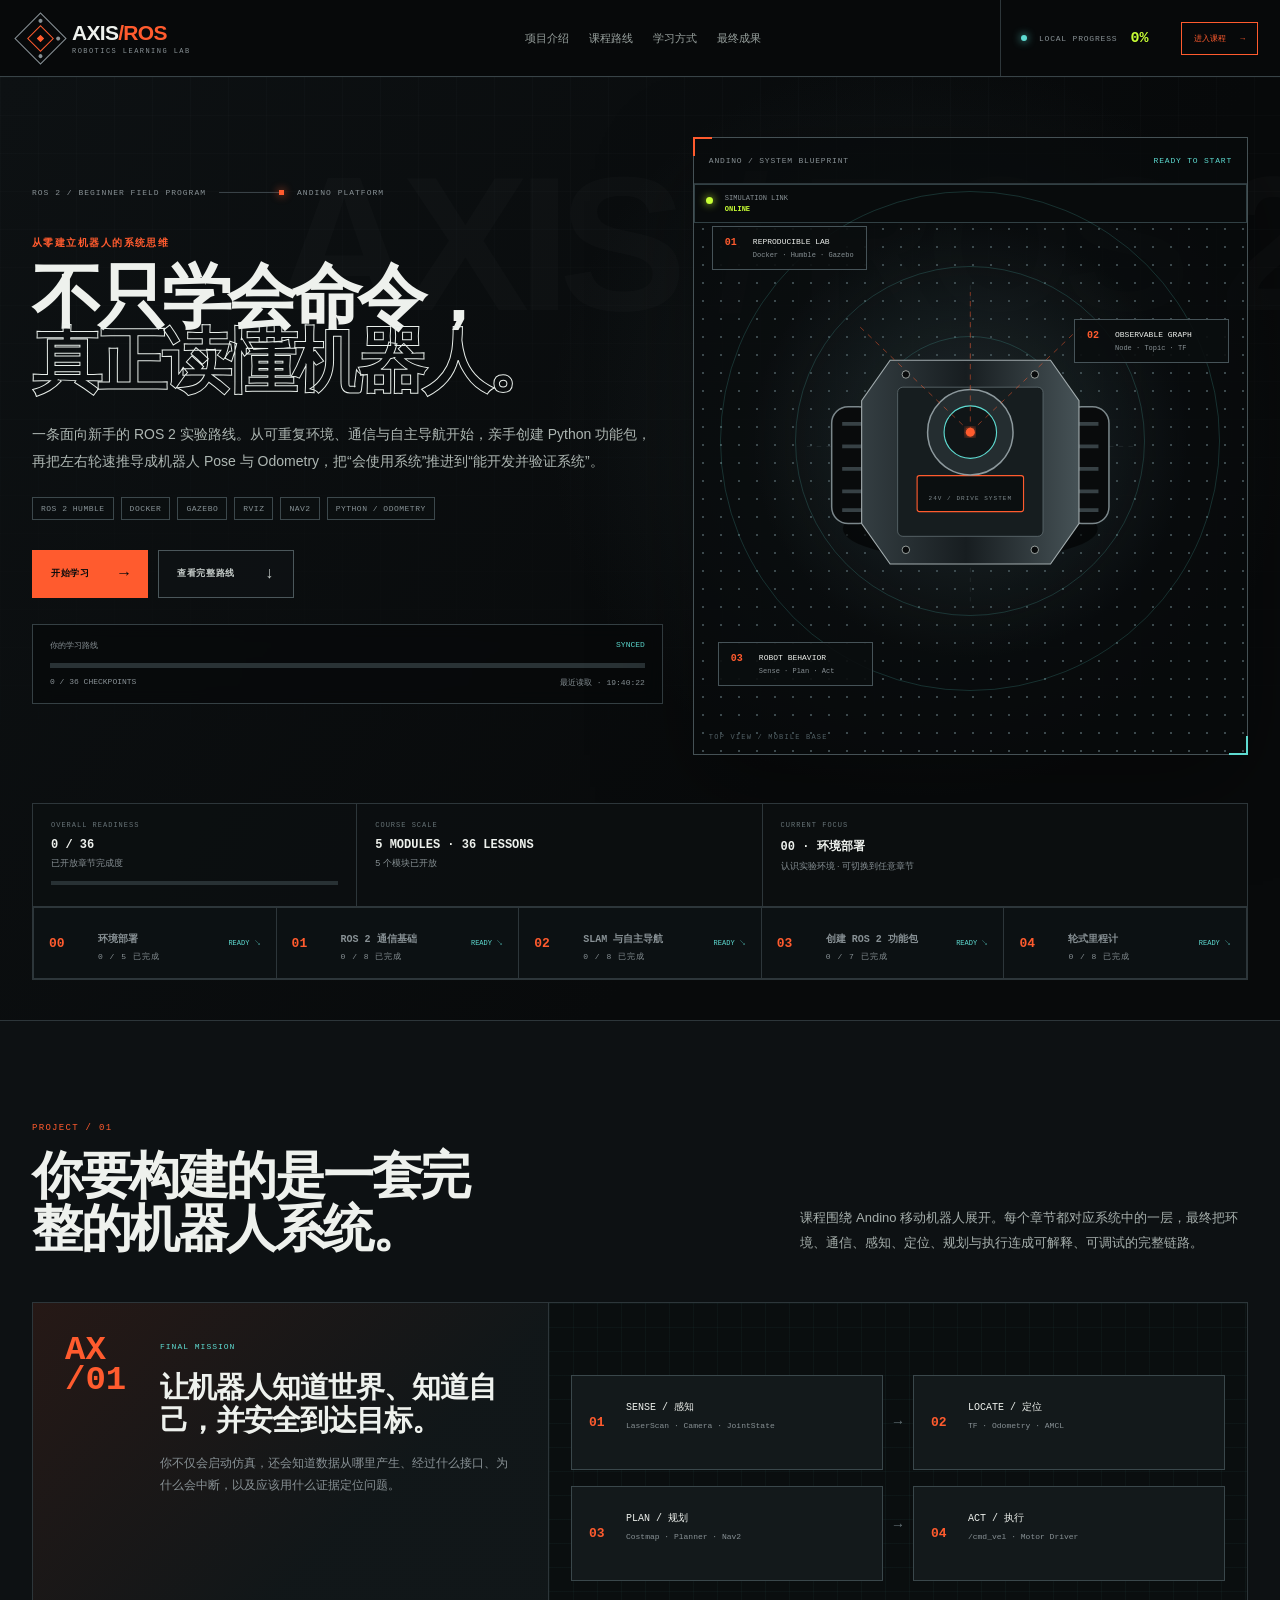
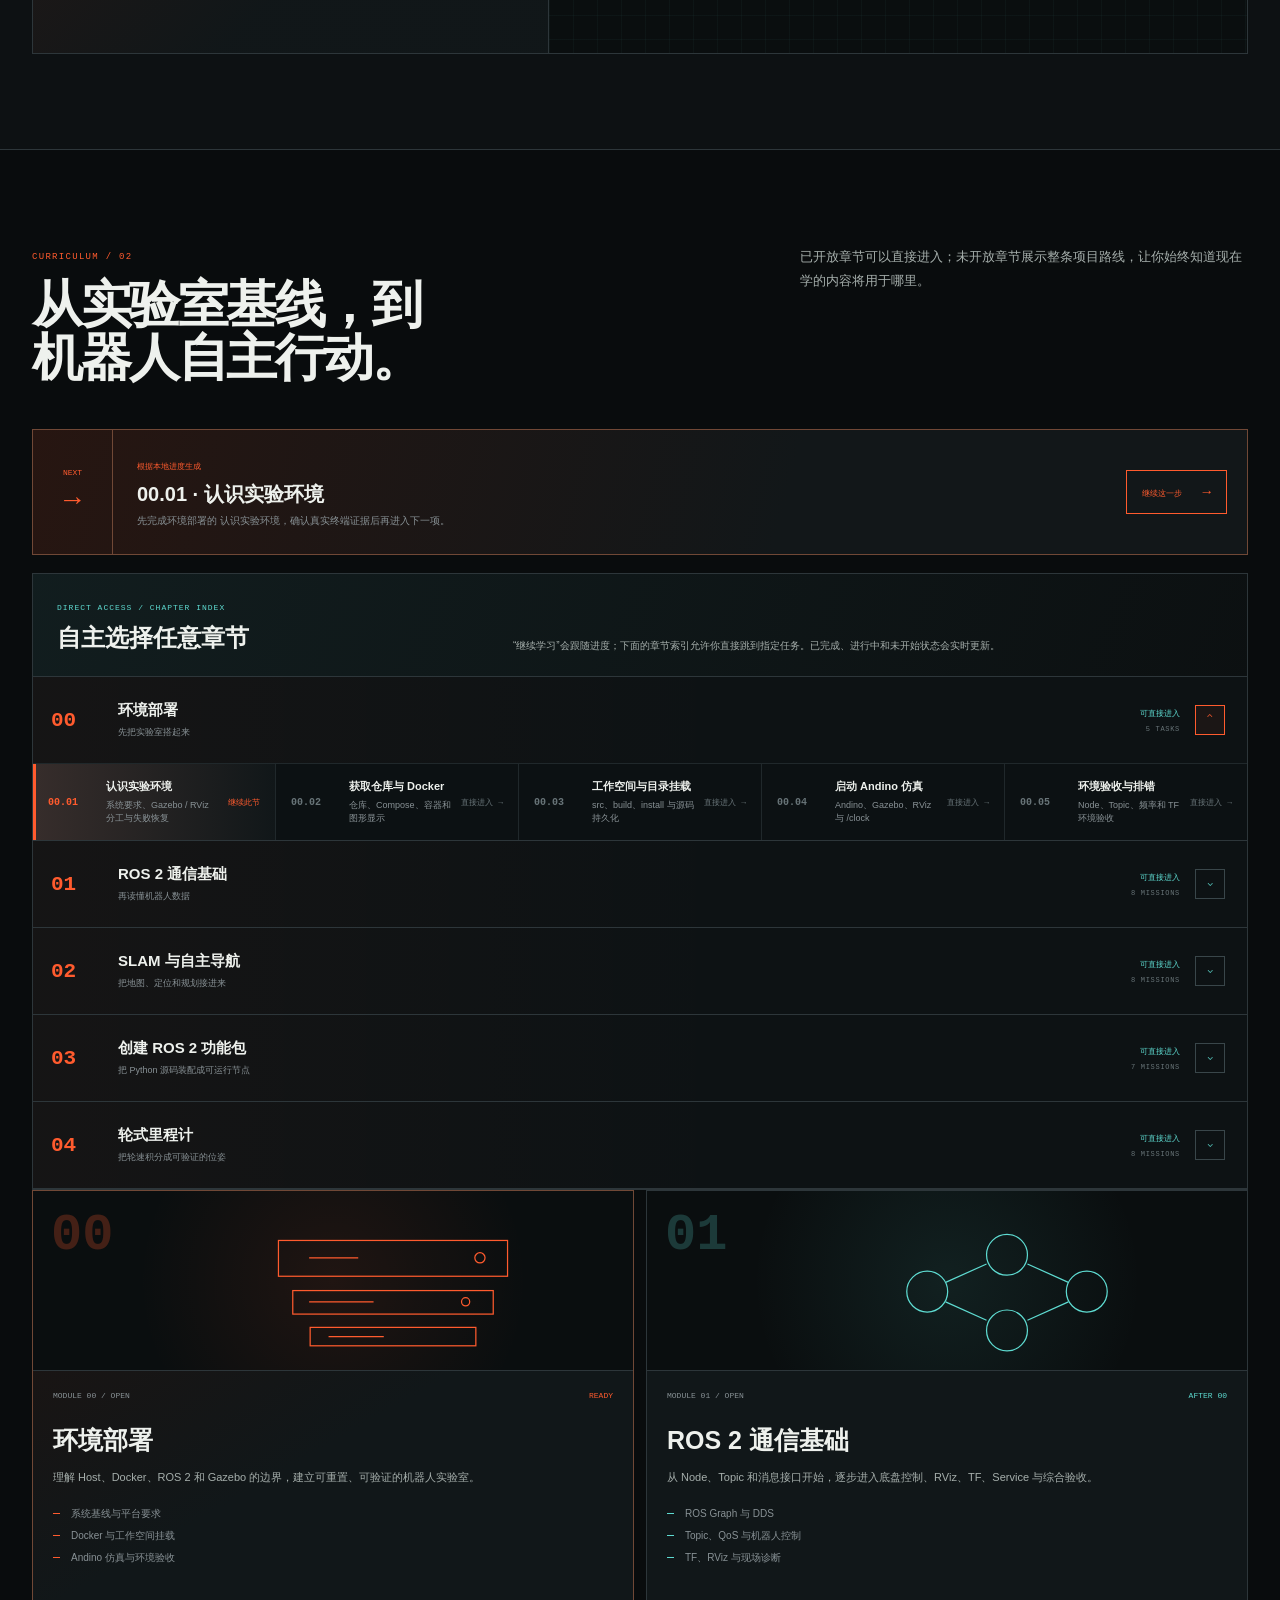
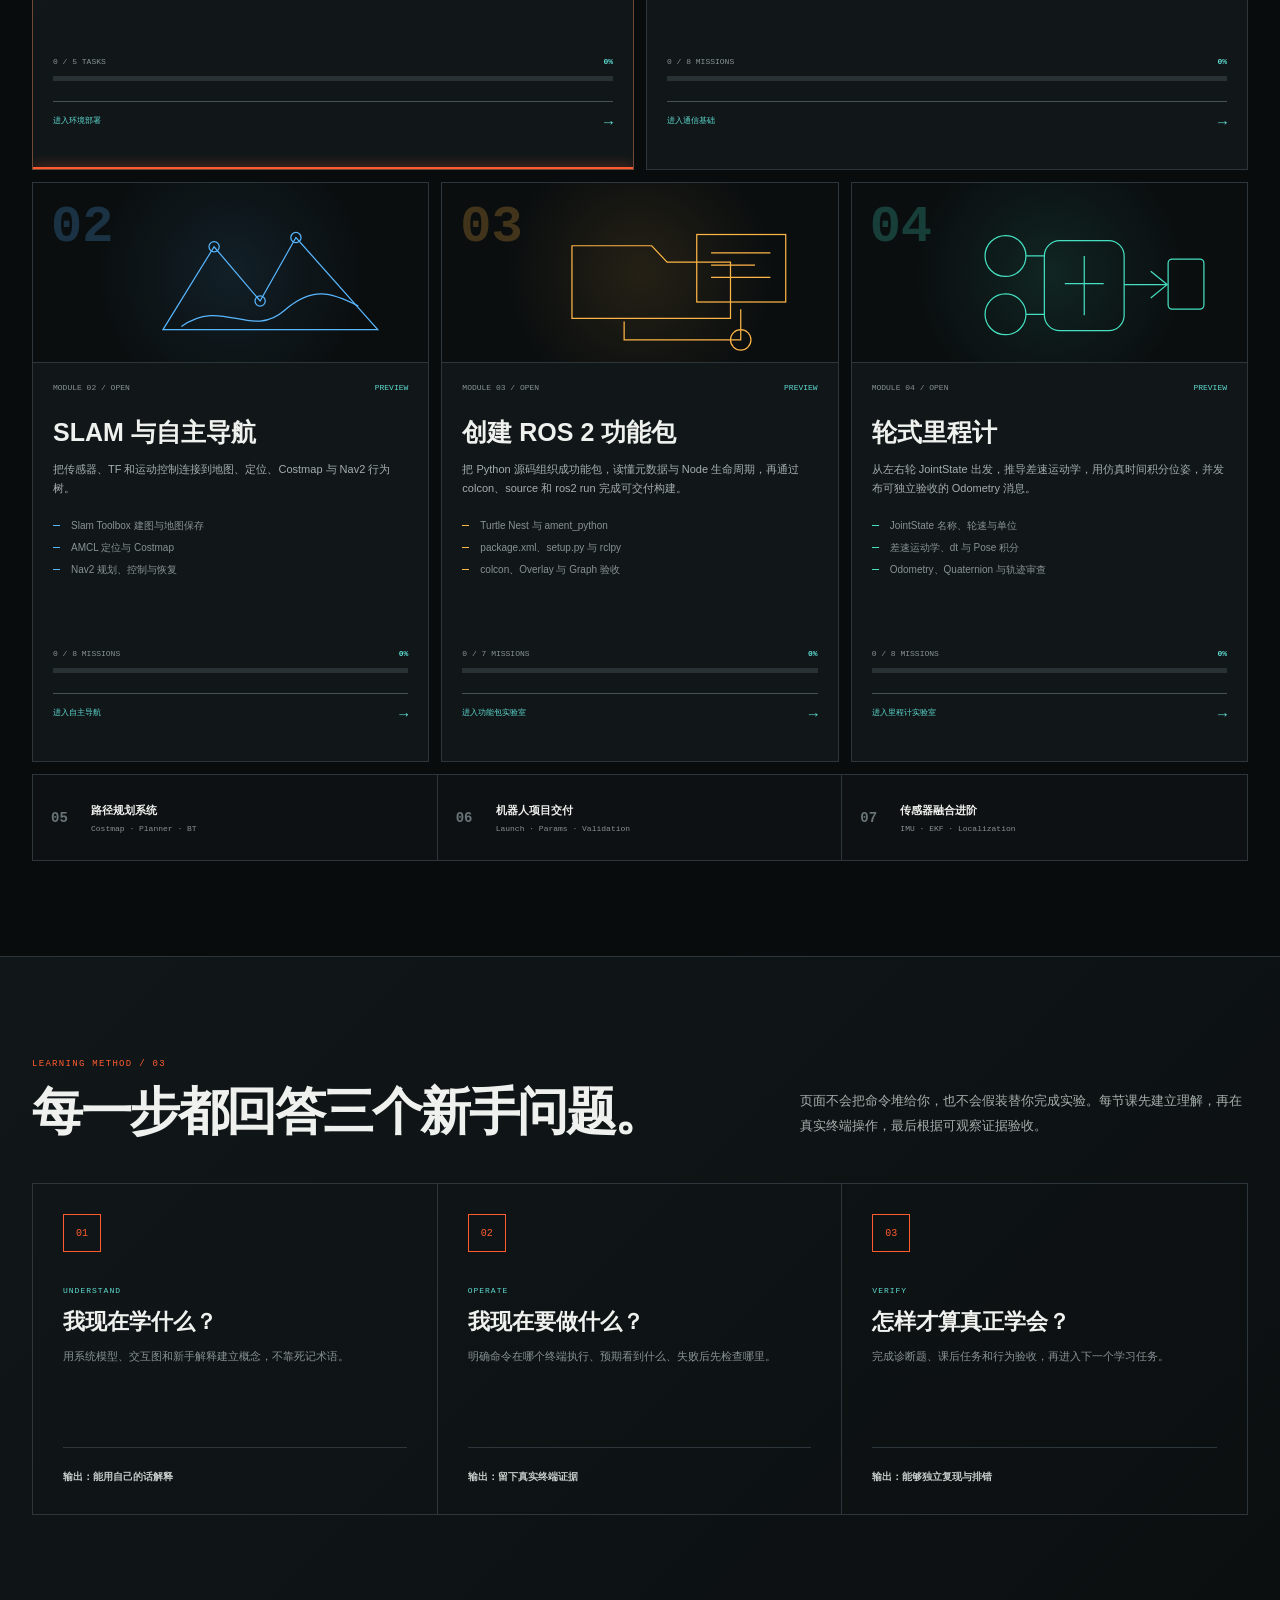
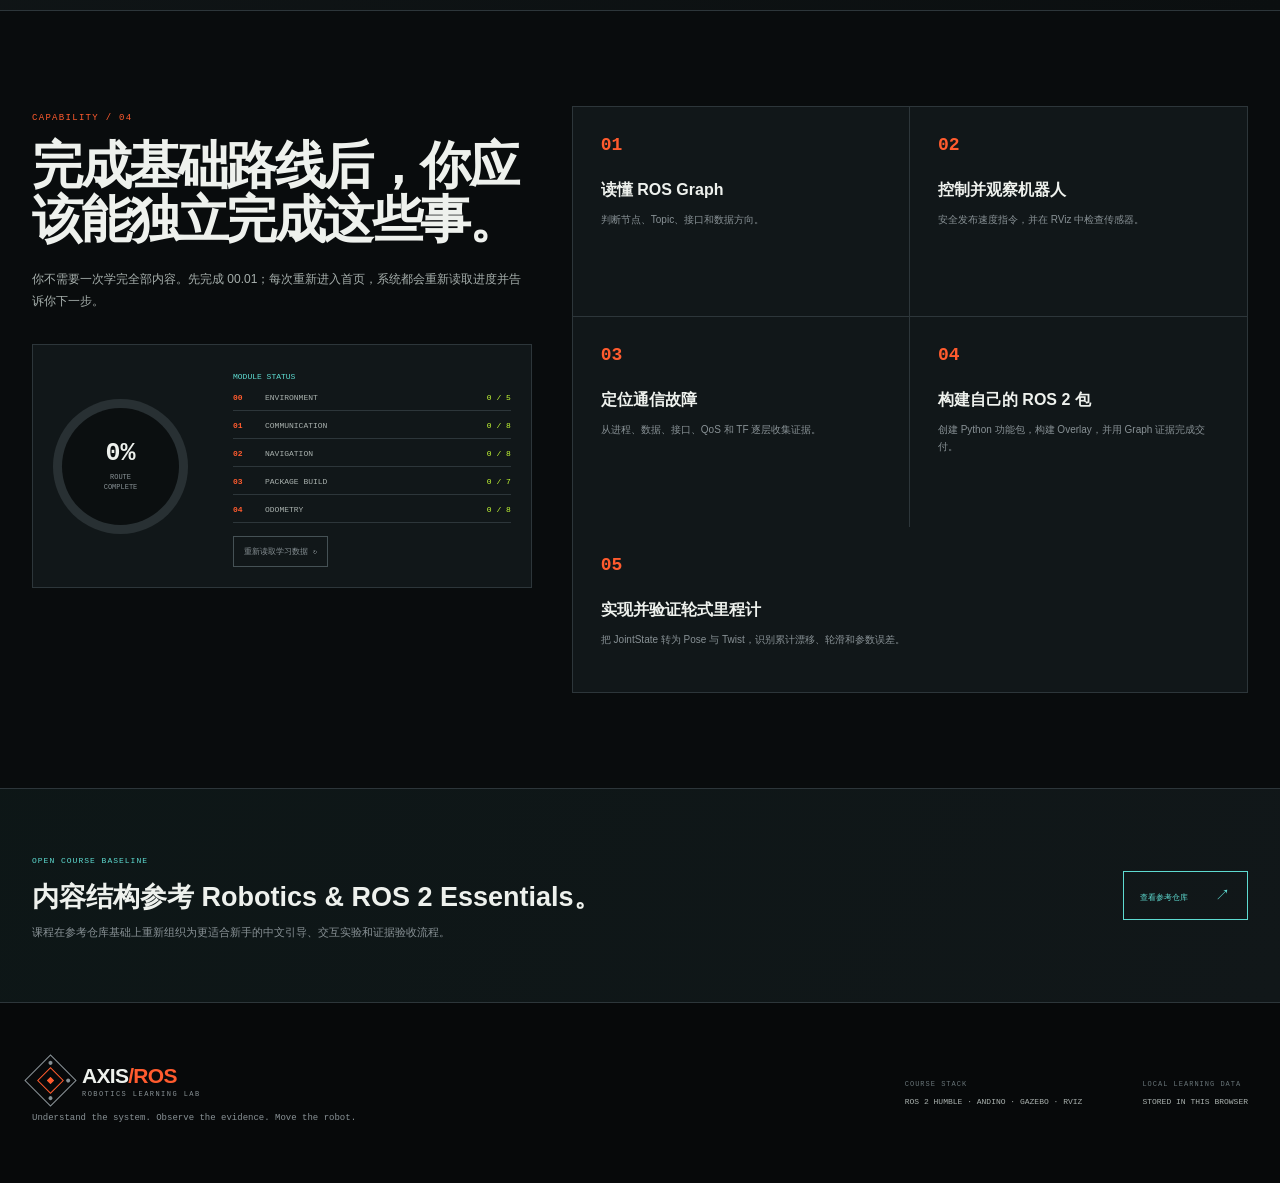
<file: index.html>
<!doctype html>
<html lang="zh-CN">
  <head>
    <meta charset="UTF-8" />
    <meta name="viewport" content="width=device-width, initial-scale=1.0" />
    <meta name="description" content="AXIS ROS 2 Learning Lab — 面向新手的机器人系统学习路线" />
    <title>AXIS/ROS · 机器人学习实验室</title>
    <link rel="icon" href="data:," />
    <script src="./assets/js/entry-guard.js?v=20260818e" data-course-root="."></script>
    <link rel="stylesheet" href="./assets/css/base.css?v=20260818f" />
    <link rel="stylesheet" href="./assets/css/home.css?v=20260818g" />
  </head>
  <body class="home-body">
    <div class="scanlines" aria-hidden="true"></div>

    <header class="landing-header">
      <div class="landing-header-inner">
        <a class="landing-brand" href="./index.html" aria-label="AXIS ROS 首页">
          <span class="brand-symbol"><i></i><i></i><i></i></span>
          <span><b>AXIS</b><em>/ROS</em><small>ROBOTICS LEARNING LAB</small></span>
        </a>
        <nav class="landing-nav" aria-label="首页导航">
          <a href="#project">项目介绍</a>
          <a href="#curriculum">课程路线</a>
          <a href="#method">学习方式</a>
          <a href="#outcomes">最终成果</a>
        </nav>
        <div class="landing-header-status">
          <span><i></i> LOCAL PROGRESS</span>
          <b id="homePercent">0%</b>
          <a id="headerContinue" href="./modules/00/index.html">进入课程 <i>→</i></a>
        </div>
      </div>
    </header>

    <main id="homeTop">
      <section class="landing-hero">
        <div class="landing-hero-grid" aria-hidden="true"></div>
        <div class="landing-hero-inner">
          <div class="landing-hero-copy">
            <div class="landing-kicker"><span>ROS 2 / BEGINNER FIELD PROGRAM</span><i></i><span>ANDINO PLATFORM</span></div>
            <p class="landing-overline">从零建立机器人的系统思维</p>
            <h1>不只学会命令，<em>真正读懂机器人。</em></h1>
            <p class="landing-lead">一条面向新手的 ROS 2 实验路线。从可重复环境、通信与自主导航开始，亲手创建 Python 功能包，再把左右轮速推导成机器人 Pose 与 Odometry，把“会使用系统”推进到“能开发并验证系统”。</p>
            <div class="landing-tags" aria-label="课程技术范围"><span>ROS 2 HUMBLE</span><span>DOCKER</span><span>GAZEBO</span><span>RVIZ</span><span>NAV2</span><span>PYTHON / ODOMETRY</span></div>
            <div class="landing-actions">
              <a class="landing-primary" id="continueLearning" href="./modules/00/index.html">开始学习 <span>→</span></a>
              <a class="landing-secondary" href="#curriculum">查看完整路线 <span>↓</span></a>
            </div>
            <div class="landing-resume">
              <div class="landing-resume-head"><span>你的学习路线</span><b id="homeDataState">SYNCED</b></div>
              <div class="landing-progress-track"><i id="homeProgressBar"></i></div>
              <div class="landing-resume-meta"><span id="homeProgressMeta">0 / 36 CHECKPOINTS</span><span id="homeLastSync">等待读取本地进度</span></div>
            </div>
          </div>

          <div class="landing-visual" aria-label="Andino 移动机器人系统示意图">
            <div class="visual-head"><span>ANDINO / SYSTEM BLUEPRINT</span><b id="homeSystemState">READY TO START</b></div>
            <div class="robot-stage">
              <div class="radar-ring ring-one"></div><div class="radar-ring ring-two"></div><div class="radar-ring ring-three"></div>
              <svg viewBox="0 0 620 520" role="img" aria-label="Andino 机器人顶视系统图">
                <defs>
                  <linearGradient id="landingMetal" x1="0" x2="1"><stop stop-color="#343e42"/><stop offset=".48" stop-color="#171d20"/><stop offset="1" stop-color="#465256"/></linearGradient>
                  <filter id="landingGlow"><feGaussianBlur stdDeviation="4" result="blur"/><feMerge><feMergeNode in="blur"/><feMergeNode in="SourceGraphic"/></feMerge></filter>
                </defs>
                <path class="visual-axis" d="M310 45V475M92 260H528"/>
                <ellipse class="robot-shadow" cx="310" cy="370" rx="170" ry="42"/>
                <g class="robot-wheel"><rect x="125" y="207" width="58" height="156" rx="22"/><path d="M139 230h30M139 260h30M139 290h30M139 320h30M139 345h30"/><rect x="437" y="207" width="58" height="156" rx="22"/><path d="M451 230h30M451 260h30M451 290h30M451 320h30M451 345h30"/></g>
                <path class="robot-chassis" d="M203 145h214l38 54v164l-38 54H203l-38-54V199z"/>
                <rect class="robot-deck" x="213" y="181" width="194" height="199" rx="7"/>
                <rect class="robot-battery" x="239" y="299" width="142" height="48" rx="3"/>
                <circle class="robot-lidar-base" cx="310" cy="241" r="57"/><circle class="robot-lidar" cx="310" cy="241" r="35"/><circle class="robot-lidar-core" cx="310" cy="241" r="6"/>
                <path class="robot-scan" d="M310 241L158 96M310 241L310 54M310 241L462 96"/>
                <circle class="robot-bolt" cx="224" cy="164" r="5"/><circle class="robot-bolt" cx="396" cy="164" r="5"/><circle class="robot-bolt" cx="224" cy="398" r="5"/><circle class="robot-bolt" cx="396" cy="398" r="5"/>
                <text class="robot-label" x="310" y="332" text-anchor="middle">24V / DRIVE SYSTEM</text>
              </svg>
              <div class="visual-callout callout-host"><span>01</span><b>REPRODUCIBLE LAB</b><small>Docker · Humble · Gazebo</small></div>
              <div class="visual-callout callout-graph"><span>02</span><b>OBSERVABLE GRAPH</b><small>Node · Topic · TF</small></div>
              <div class="visual-callout callout-motion"><span>03</span><b>ROBOT BEHAVIOR</b><small>Sense · Plan · Act</small></div>
              <div class="visual-signal"><i></i><span>SIMULATION LINK</span><b>ONLINE</b></div>
            </div>
          </div>
        </div>
        <div class="landing-metrics course-dashboard">
          <div class="metric-summary metric-progress"><small>OVERALL READINESS</small><b id="homeCheckpointCount">0 / 36</b><span>已开放章节完成度</span><i><em id="homeMetricProgressBar"></em></i></div>
          <div class="metric-summary"><small>COURSE SCALE</small><b id="homeCourseScale">5 MODULES · 36 LESSONS</b><span id="homeOpenScale">5 个模块已开放</span></div>
          <div class="metric-summary"><small>CURRENT FOCUS</small><b id="homeRouteLabel">00 · 环境部署</b><span id="homeRouteDetail">从当前学习证据继续，也可自主选章</span></div>
          <div class="course-module-pulse" id="homeModuleOverview" aria-label="全部课程模块概览"></div>
        </div>
      </section>

      <section class="landing-section project-section" id="project">
        <div class="landing-section-head">
          <div><span>PROJECT / 01</span><h2>你要构建的是一套完整的机器人系统。</h2></div>
          <p>课程围绕 Andino 移动机器人展开。每个章节都对应系统中的一层，最终把环境、通信、感知、定位、规划与执行连成可解释、可调试的完整链路。</p>
        </div>
        <div class="project-story-grid">
          <article class="project-story-main">
            <div class="story-index">AX<br/>/01</div>
            <div><span>FINAL MISSION</span><h3>让机器人知道世界、知道自己，并安全到达目标。</h3><p>你不仅会启动仿真，还会知道数据从哪里产生、经过什么接口、为什么会中断，以及应该用什么证据定位问题。</p></div>
          </article>
          <div class="system-chain">
            <div><i>01</i><span><b>SENSE / 感知</b><small>LaserScan · Camera · JointState</small></span></div>
            <em>→</em><div><i>02</i><span><b>LOCATE / 定位</b><small>TF · Odometry · AMCL</small></span></div>
            <em>→</em><div><i>03</i><span><b>PLAN / 规划</b><small>Costmap · Planner · Nav2</small></span></div>
            <em>→</em><div><i>04</i><span><b>ACT / 执行</b><small>/cmd_vel · Motor Driver</small></span></div>
          </div>
        </div>
      </section>

      <section class="landing-section curriculum-section" id="curriculum">
        <div class="landing-section-head compact">
          <div><span>CURRICULUM / 02</span><h2>从实验室基线，到机器人自主行动。</h2></div>
          <p>已开放章节可以直接进入；未开放章节展示整条项目路线，让你始终知道现在学的内容将用于哪里。</p>
        </div>

        <article class="next-action-card">
          <div class="next-action-code"><span>NEXT</span><b>→</b></div>
          <div class="next-action-copy"><span>根据本地进度生成</span><h3 id="homeNextTitle">00.01 · 认识实验环境</h3><p id="homeNextReason">从环境部署开始，先建立一套可重复的实验环境。</p></div>
          <div class="next-action-meta"><span id="homeNextStage">STAGE 01 · UNDERSTAND</span><b id="homeNextProgress">TERMINAL EVIDENCE · 0 / 5</b></div>
          <a id="homeNextButton" href="./modules/00/index.html">继续这一步 <span>→</span></a>
        </article>

        <section class="chapter-directory" aria-labelledby="chapterDirectoryTitle">
          <div class="chapter-directory-head"><div><span>DIRECT ACCESS / CHAPTER INDEX</span><h3 id="chapterDirectoryTitle">自主选择任意章节</h3></div><p>“继续学习”会跟随进度；下面的章节索引允许你直接跳到指定任务。已完成、进行中和未开始状态会实时更新。</p></div>
          <div class="chapter-directory-list" id="chapterDirectoryList"></div>
        </section>

        <div class="home-module-grid">
          <article class="home-module-card current" data-home-card="environment">
            <div class="module-card-visual"><span>00</span><svg viewBox="0 0 260 140" aria-hidden="true"><rect x="18" y="20" width="224" height="35"/><rect x="32" y="69" width="196" height="23"/><rect x="49" y="105" width="162" height="18"/><path d="M48 37h48M48 80h63M67 114h54"/><circle cx="215" cy="37" r="5"/><circle cx="201" cy="80" r="4"/></svg></div>
            <div class="home-card-top"><span>MODULE 00 / OPEN</span><b id="homeEnvStatus">READY</b></div>
            <h3>环境部署</h3><p>理解 Host、Docker、ROS 2 和 Gazebo 的边界，建立可重置、可验证的机器人实验室。</p>
            <ul><li>系统基线与平台要求</li><li>Docker 与工作空间挂载</li><li>Andino 仿真与环境验收</li></ul>
            <div class="home-card-progress"><div><span id="homeEnvProgressText">0 / 5 TASKS</span><b id="homeEnvProgressPercent">0%</b></div><i><em id="homeEnvProgressBar"></em></i></div>
            <a href="./modules/00/index.html">进入环境部署 <span>→</span></a>
          </article>

          <article class="home-module-card" data-home-card="communication">
            <div class="module-card-visual cyan"><span>01</span><svg viewBox="0 0 260 140" aria-hidden="true"><circle cx="52" cy="70" r="20"/><circle cx="130" cy="34" r="20"/><circle cx="208" cy="70" r="20"/><circle cx="130" cy="108" r="20"/><path d="M70 61l40-18M150 43l40 18M190 80l-40 18M110 98L70 80"/></svg></div>
            <div class="home-card-top"><span>MODULE 01 / OPEN</span><b id="homeM01Status">AFTER 00</b></div>
            <h3>ROS 2 通信基础</h3><p>从 Node、Topic 和消息接口开始，逐步进入底盘控制、RViz、TF、Service 与综合验收。</p>
            <ul><li>ROS Graph 与 DDS</li><li>Topic、QoS 与机器人控制</li><li>TF、RViz 与现场诊断</li></ul>
            <div class="home-card-progress"><div><span id="homeM01ProgressText">0 / 8 MISSIONS</span><b id="homeM01ProgressPercent">0%</b></div><i><em id="homeM01ProgressBar"></em></i></div>
            <a href="./modules/01/index.html">进入通信基础 <span>→</span></a>
          </article>

          <article class="home-module-card" data-home-card="navigation">
            <div class="module-card-visual nav"><span>02</span><svg viewBox="0 0 260 140" aria-hidden="true"><path d="M25 115L75 34l45 53 35-62 80 90z"/><circle cx="75" cy="34" r="5"/><circle cx="120" cy="87" r="5"/><circle cx="155" cy="25" r="5"/><path d="M43 112c40-29 68 13 101-16 27-23 45-18 72-4"/></svg></div>
            <div class="home-card-top"><span>MODULE 02 / OPEN</span><b id="homeM02Status">PREVIEW</b></div>
            <h3>SLAM 与自主导航</h3><p>把传感器、TF 和运动控制连接到地图、定位、Costmap 与 Nav2 行为树。</p>
            <ul><li>Slam Toolbox 建图与地图保存</li><li>AMCL 定位与 Costmap</li><li>Nav2 规划、控制与恢复</li></ul>
            <div class="home-card-progress"><div><span id="homeM02ProgressText">0 / 8 MISSIONS</span><b id="homeM02ProgressPercent">0%</b></div><i><em id="homeM02ProgressBar"></em></i></div>
            <a href="./modules/02/index.html">进入自主导航 <span>→</span></a>
          </article>

          <article class="home-module-card" data-home-card="packages">
            <div class="module-card-visual package"><span>03</span><svg viewBox="0 0 260 140" aria-hidden="true"><path d="M25 33h78l15 16h62v55H25z"/><rect x="147" y="22" width="87" height="66"/><path d="M161 40h58M161 52h43M161 64h58M76 107v18h88M190 95v30h-26"/><circle cx="190" cy="125" r="10"/></svg></div>
            <div class="home-card-top"><span>MODULE 03 / OPEN</span><b id="homeM03Status">PREVIEW</b></div>
            <h3>创建 ROS 2 功能包</h3><p>把 Python 源码组织成功能包，读懂元数据与 Node 生命周期，再通过 colcon、source 和 ros2 run 完成可交付构建。</p>
            <ul><li>Turtle Nest 与 ament_python</li><li>package.xml、setup.py 与 rclpy</li><li>colcon、Overlay 与 Graph 验收</li></ul>
            <div class="home-card-progress"><div><span id="homeM03ProgressText">0 / 7 MISSIONS</span><b id="homeM03ProgressPercent">0%</b></div><i><em id="homeM03ProgressBar"></em></i></div>
            <a href="./modules/03/index.html">进入功能包实验室 <span>→</span></a>
          </article>

          <article class="home-module-card" data-home-card="odometry">
            <div class="module-card-visual odometry"><span>04</span><svg viewBox="0 0 260 140" aria-hidden="true"><circle cx="48" cy="43" r="20"/><circle cx="48" cy="100" r="20"/><rect x="86" y="28" width="78" height="88" rx="15"/><path d="M68 43h18M68 100h18M125 43v58M106 70h38M164 71h42M190 58l16 13-16 13"/><rect x="207" y="46" width="35" height="49" rx="4"/></svg></div>
            <div class="home-card-top"><span>MODULE 04 / OPEN</span><b id="homeM04Status">PREVIEW</b></div>
            <h3>轮式里程计</h3><p>从左右轮 JointState 出发，推导差速运动学，用仿真时间积分位姿，并发布可独立验收的 Odometry 消息。</p>
            <ul><li>JointState 名称、轮速与单位</li><li>差速运动学、dt 与 Pose 积分</li><li>Odometry、Quaternion 与轨迹审查</li></ul>
            <div class="home-card-progress"><div><span id="homeM04ProgressText">0 / 8 MISSIONS</span><b id="homeM04ProgressPercent">0%</b></div><i><em id="homeM04ProgressBar"></em></i></div>
            <a href="./modules/04/index.html">进入里程计实验室 <span>→</span></a>
          </article>
        </div>

        <div class="future-route" aria-label="后续课程路线">
          <div><i>05</i><span><b>路径规划系统</b><small>Costmap · Planner · BT</small></span></div>
          <div><i>06</i><span><b>机器人项目交付</b><small>Launch · Params · Validation</small></span></div>
          <div><i>07</i><span><b>传感器融合进阶</b><small>IMU · EKF · Localization</small></span></div>
        </div>
      </section>

      <section class="landing-section method-section" id="method">
        <div class="landing-section-head">
          <div><span>LEARNING METHOD / 03</span><h2>每一步都回答三个新手问题。</h2></div>
          <p>页面不会把命令堆给你，也不会假装替你完成实验。每节课先建立理解，再在真实终端操作，最后根据可观察证据验收。</p>
        </div>
        <div class="method-grid">
          <article><i>01</i><span>UNDERSTAND</span><h3>我现在学什么？</h3><p>用系统模型、交互图和新手解释建立概念，不靠死记术语。</p><b>输出：能用自己的话解释</b></article>
          <article><i>02</i><span>OPERATE</span><h3>我现在要做什么？</h3><p>明确命令在哪个终端执行、预期看到什么、失败后先检查哪里。</p><b>输出：留下真实终端证据</b></article>
          <article><i>03</i><span>VERIFY</span><h3>怎样才算真正学会？</h3><p>完成诊断题、课后任务和行为验收，再进入下一个学习任务。</p><b>输出：能够独立复现与排错</b></article>
        </div>
      </section>

      <section class="landing-section outcomes-section" id="outcomes">
        <div class="outcomes-copy">
          <span>CAPABILITY / 04</span><h2>完成基础路线后，你应该能独立完成这些事。</h2><p id="homeSideNote">先从第一项任务开始，首页会在每次进入时重新读取进度并告诉你下一步。</p>
          <div class="outcomes-progress">
            <div class="home-gauge" id="homeGauge"><div><b id="homeGaugePercent">0%</b><span>ROUTE<br/>COMPLETE</span></div></div>
            <div><span>MODULE STATUS</span><p><b>00</b> ENVIRONMENT <em id="homeNode00">0 / 5</em></p><p><b>01</b> COMMUNICATION <em id="homeNode01">0 / 8</em></p><p><b>02</b> NAVIGATION <em id="homeNode02">0 / 8</em></p><p><b>03</b> PACKAGE BUILD <em id="homeNode03">0 / 7</em></p><p><b>04</b> ODOMETRY <em id="homeNode04">0 / 8</em></p><button id="refreshData" type="button">重新读取学习数据 ↻</button></div>
          </div>
        </div>
        <div class="capability-grid">
          <div><i>01</i><b>读懂 ROS Graph</b><p>判断节点、Topic、接口和数据方向。</p></div>
          <div><i>02</i><b>控制并观察机器人</b><p>安全发布速度指令，并在 RViz 中检查传感器。</p></div>
          <div><i>03</i><b>定位通信故障</b><p>从进程、数据、接口、QoS 和 TF 逐层收集证据。</p></div>
          <div><i>04</i><b>构建自己的 ROS 2 包</b><p>创建 Python 功能包，构建 Overlay，并用 Graph 证据完成交付。</p></div>
          <div><i>05</i><b>实现并验证轮式里程计</b><p>把 JointState 转为 Pose 与 Twist，识别累计漂移、轮滑和参数误差。</p></div>
        </div>
      </section>

      <section class="landing-reference">
        <div><span>OPEN COURSE BASELINE</span><h2>内容结构参考 Robotics &amp; ROS 2 Essentials。</h2><p>课程在参考仓库基础上重新组织为更适合新手的中文引导、交互实验和证据验收流程。</p></div>
        <a href="https://github.com/henki-robotics/robotics_essentials_ros2" target="_blank" rel="noreferrer">查看参考仓库 <span>↗</span></a>
      </section>
    </main>

    <footer class="landing-footer">
      <div><a class="landing-brand" href="#homeTop"><span class="brand-symbol"><i></i><i></i><i></i></span><span><b>AXIS</b><em>/ROS</em><small>ROBOTICS LEARNING LAB</small></span></a><p>Understand the system. Observe the evidence. Move the robot.</p></div>
      <div><span>COURSE STACK</span><b>ROS 2 HUMBLE · ANDINO · GAZEBO · RVIZ</b></div>
      <div><span>LOCAL LEARNING DATA</span><b>STORED IN THIS BROWSER</b></div>
    </footer>

    <div class="toast" id="homeToast" role="status"></div>
    <script src="./assets/js/page-transition.js?v=20260818f"></script>
    <script src="./assets/js/home.js?v=20260818g"></script>
  </body>
</html>
</file>
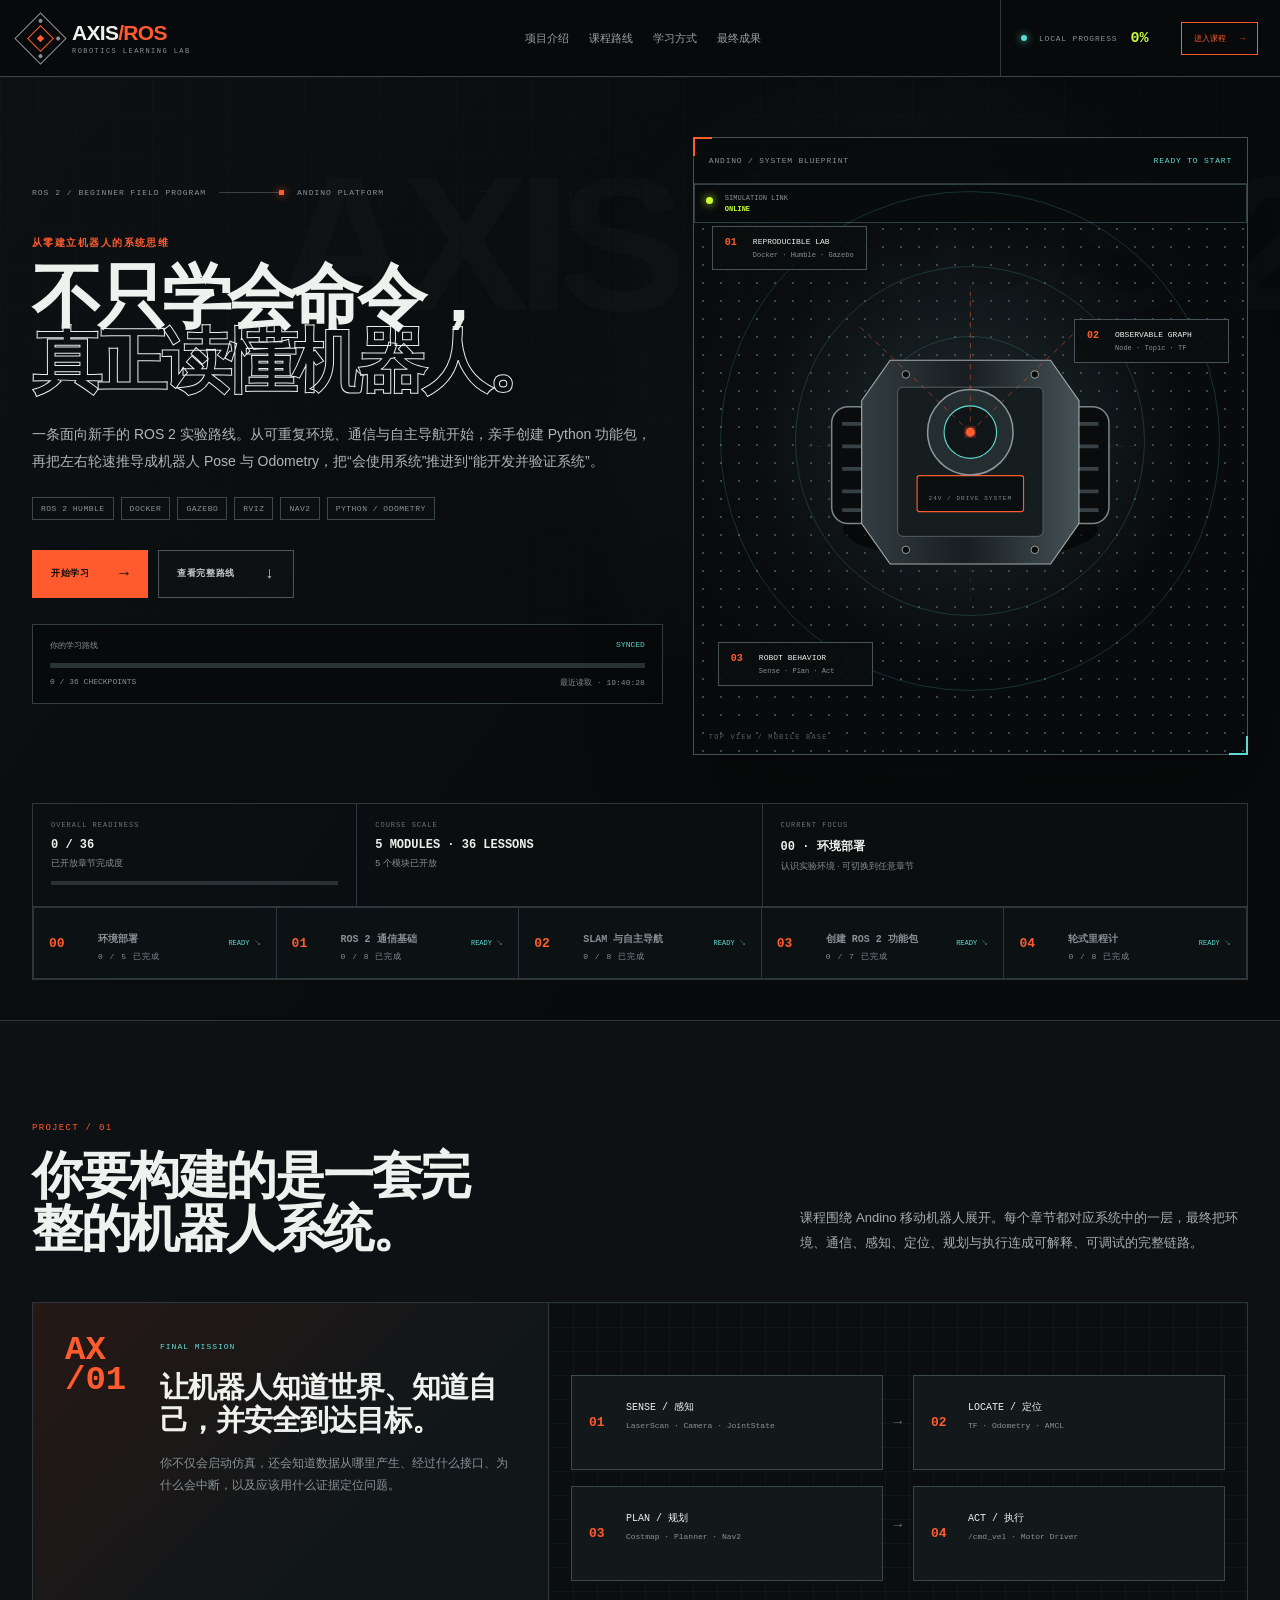
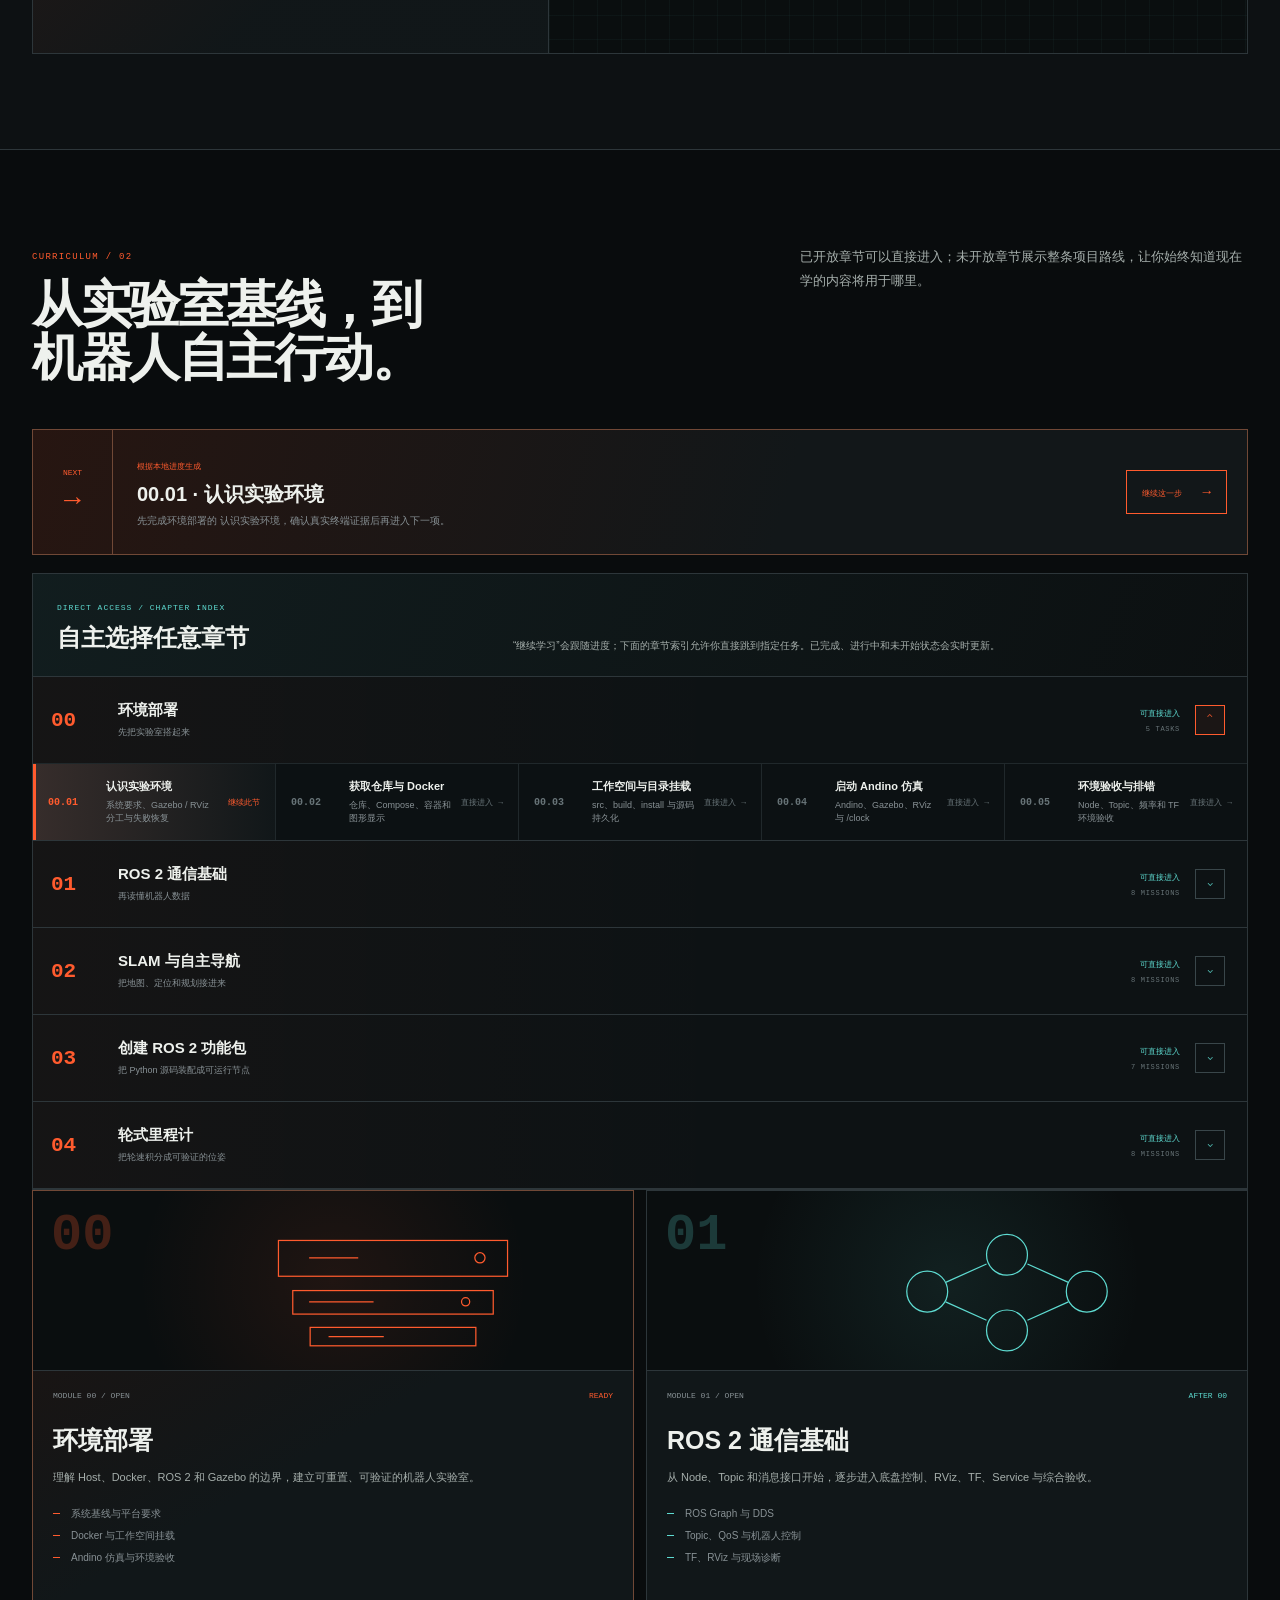
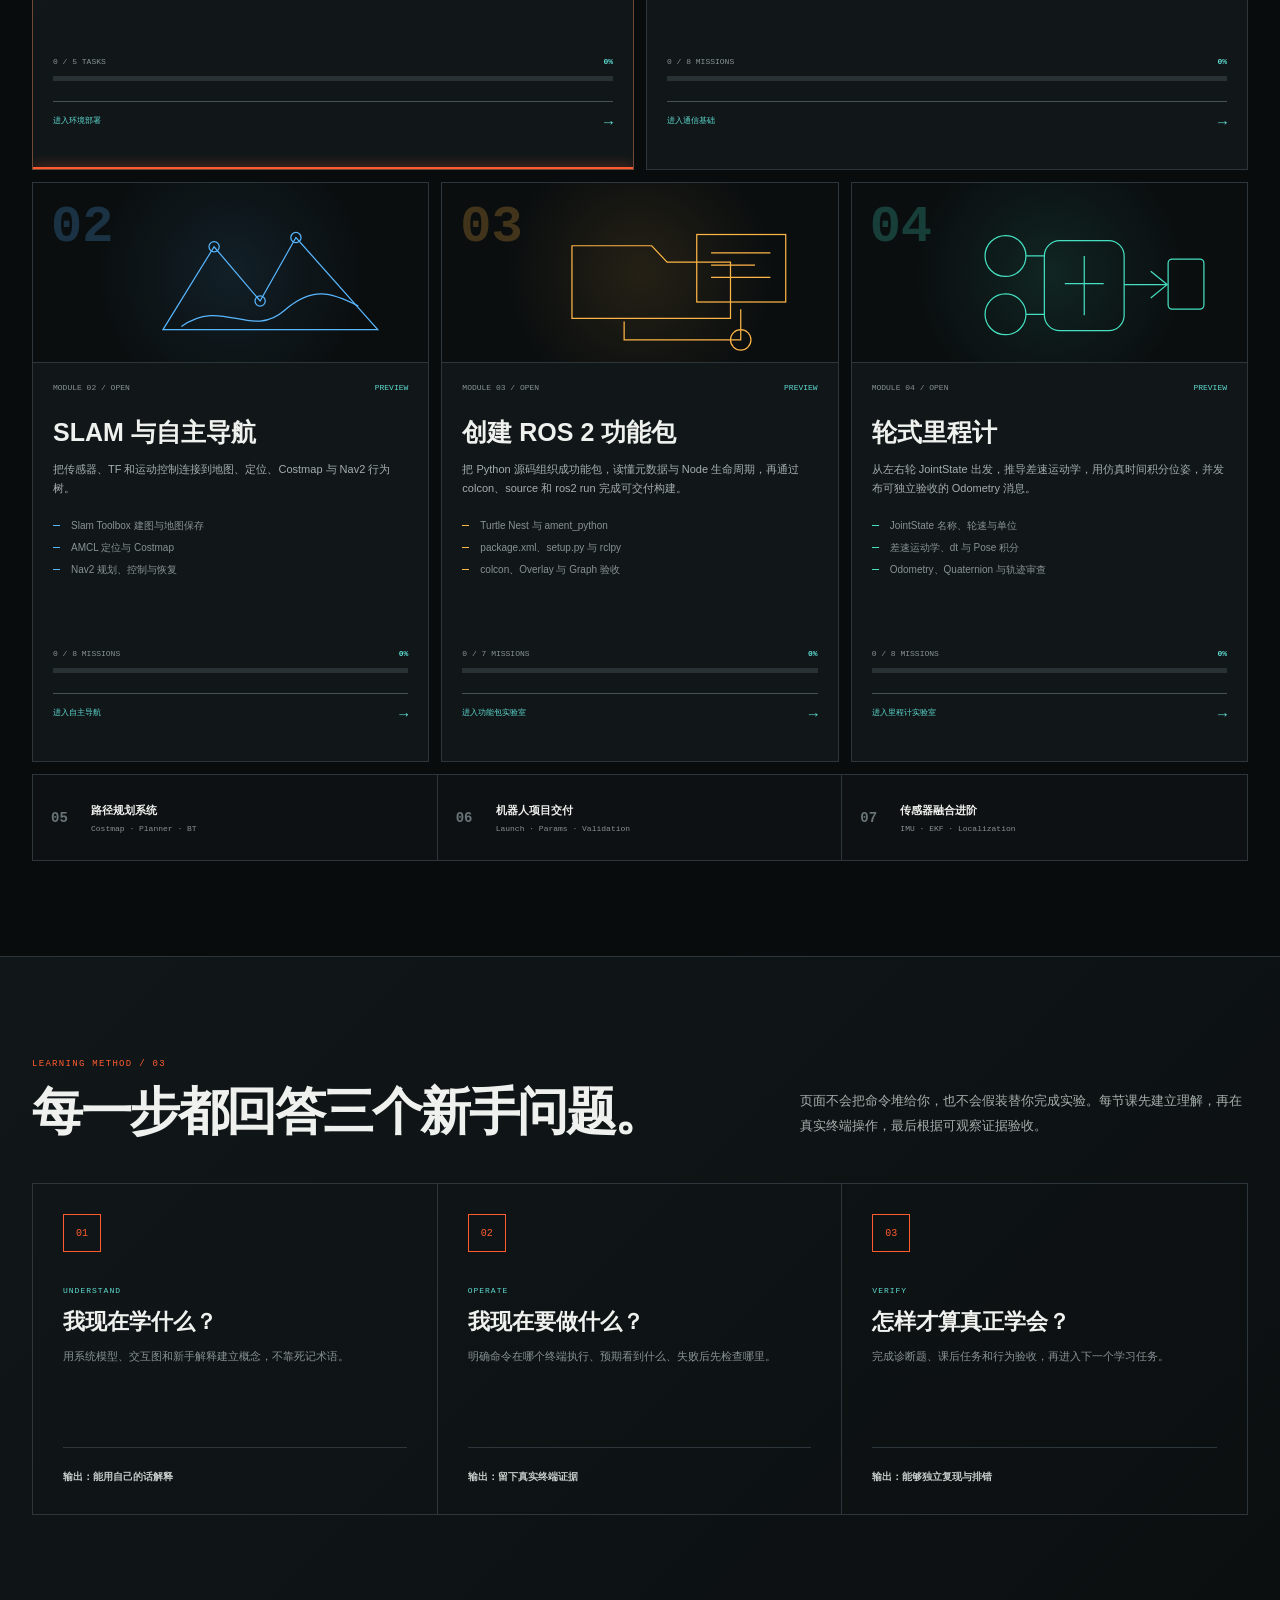
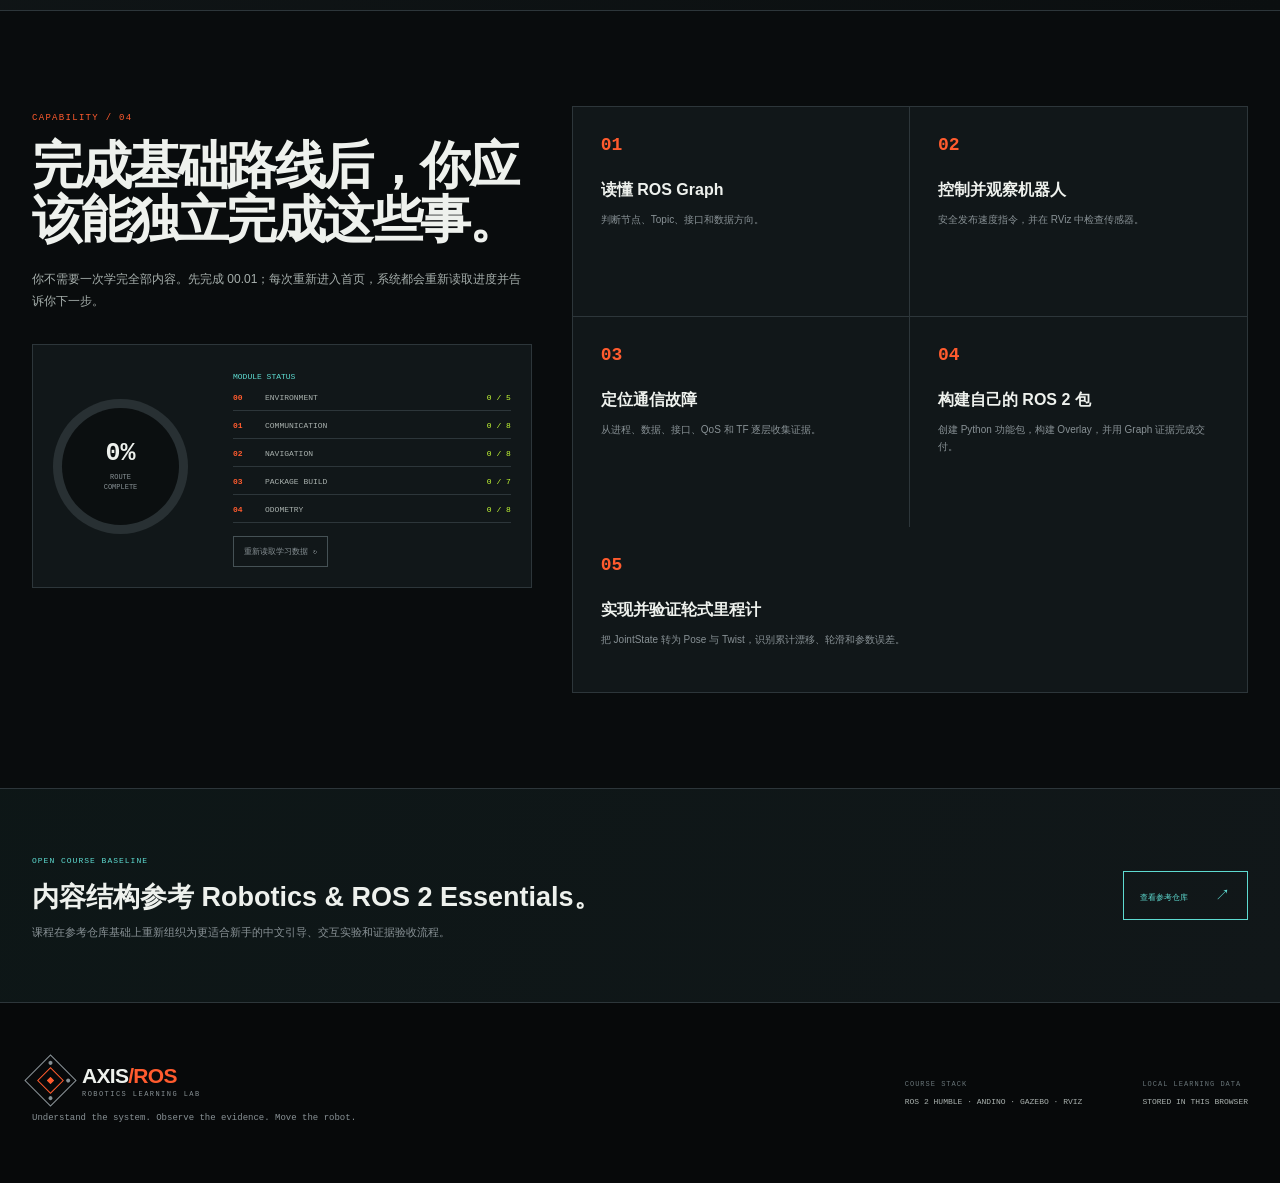
<file: legacy/01-04/index.html>
<!doctype html>
<html lang="zh-CN">
  <head>
    <meta charset="UTF-8" />
    <meta name="viewport" content="width=device-width, initial-scale=1.0" />
    <meta name="description" content="面向真实机器人任务的 ROS 2 交互学习实验室" />
    <title>01.04 · 控制 Andino 底盘 | AXIS/ROS</title>
    <script src="../../assets/js/entry-guard.js?v=20260818e" data-course-root="../.."></script>
    <link rel="stylesheet" href="../../assets/css/base.css" />
  </head>
  <body>
    <div class="scanlines" aria-hidden="true"></div>

    <header class="topbar">
      <a class="brand" href="../../index.html" aria-label="返回 AXIS ROS 课程首页">
        <span class="brand-symbol"><i></i><i></i><i></i></span>
        <span><b>AXIS</b><em>/ROS</em><small>ROBOTICS TRAINING SYSTEM</small></span>
      </a>
      <div class="top-center">
        <span class="live-dot"></span>
        TRAINING ENVIRONMENT ONLINE
        <span class="coordinate">N 62°36' · E 29°45'</span>
      </div>
      <div class="top-actions">
        <button class="search-trigger" id="searchBtn"><span>⌕</span> SEARCH <kbd>⌘K</kbd></button>
        <button class="profile">HZ<span>CADET / 07</span></button>
      </div>
    </header>

    <div class="app-shell" id="top">
      <aside class="syllabus">
        <div class="aside-heading">
          <span>PROGRAM INDEX</span>
          <b>06 MODULES</b>
        </div>
        <div class="program-progress">
          <div><span>总训练进度</span><b id="programPercent">24%</b></div>
          <div class="metal-track"><i id="programBar"></i></div>
          <small>12.4 / 48 TRAINING HOURS</small>
        </div>

        <nav class="module-list" aria-label="课程模块">
          <button class="module done" data-module="环境部署" data-href="../../modules/00/index.html">
            <span class="module-index">00</span>
            <span><small>COMPLETED</small><b>环境部署</b><em>Docker · Gazebo · Workspace</em></span>
            <i>✓</i>
          </button>
          <button class="module active" data-module="ROS 2 通信基础" data-href="../../modules/01/index.html">
            <span class="module-index">01</span>
            <span><small>ACTIVE · 04/08</small><b>ROS 2 通信基础</b><em>Nodes · Topics · TF · RViz</em></span>
            <i>→</i>
          </button>
          <button class="module locked" data-module="SLAM 与自主导航">
            <span class="module-index">02</span>
            <span><small>LOCKED</small><b>SLAM 与自主导航</b><em>Slam Toolbox · Nav2 · AMCL</em></span>
            <i>⌁</i>
          </button>
          <button class="module locked" data-module="创建 ROS 2 功能包">
            <span class="module-index">03</span>
            <span><small>LOCKED</small><b>创建 ROS 2 功能包</b><em>Python · colcon · rclpy</em></span>
            <i>⌁</i>
          </button>
          <button class="module locked" data-module="轮式里程计">
            <span class="module-index">04</span>
            <span><small>LOCKED</small><b>轮式里程计</b><em>Kinematics · Odometry · JointState</em></span>
            <i>⌁</i>
          </button>
          <button class="module locked" data-module="路径规划系统">
            <span class="module-index">05</span>
            <span><small>LOCKED</small><b>路径规划系统</b><em>Costmap · Planner · Behavior Tree</em></span>
            <i>⌁</i>
          </button>
        </nav>

        <div class="reference-note">
          <span>SOURCE MATERIAL</span>
          <b>Robotics & ROS 2 Essentials</b>
          <a href="https://github.com/henki-robotics/robotics_essentials_ros2" target="_blank" rel="noreferrer">HENKI ROBOTICS ↗</a>
        </div>
      </aside>

      <main class="main-console">
        <section class="mission-hero">
          <div class="hero-copy">
            <div class="serial"><span>MISSION 01.04</span><i></i><span>ROS2-HUMBLE</span></div>
            <p class="overline">COMMUNICATION SYSTEMS / PRACTICAL LAB</p>
            <h1>让 Andino<br /><span>接收你的指令。</span></h1>
            <p class="hero-intro">建立从终端到机器人底盘的完整通信链路。你不只会运行命令，还会理解消息如何穿过 Topic、如何检查类型，以及为什么 TF 决定了机器人“看到的世界”。</p>
            <div class="mission-specs">
              <div><small>DIFFICULTY</small><b>基础 / L1</b></div>
              <div><small>FIELD TIME</small><b>45 MIN</b></div>
              <div><small>DELIVERABLE</small><b>可控移动底盘</b></div>
            </div>
          </div>

          <div class="robot-viewport" aria-label="Andino 移动机器人结构示意">
            <div class="viewport-head"><span>UNIT / ANDINO-A01</span><b>SIMULATION LINKED</b></div>
            <svg viewBox="0 0 620 390" role="img" aria-label="Andino 机器人机械蓝图">
              <defs>
                <linearGradient id="metal" x1="0" y1="0" x2="1" y2="1"><stop stop-color="#3d4549"/><stop offset=".5" stop-color="#171c1f"/><stop offset="1" stop-color="#596267"/></linearGradient>
                <filter id="glow"><feGaussianBlur stdDeviation="4" result="b"/><feMerge><feMergeNode in="b"/><feMergeNode in="SourceGraphic"/></feMerge></filter>
              </defs>
              <g class="blueprint-grid"><path d="M0 65H620M0 130H620M0 195H620M0 260H620M0 325H620M103 0V390M206 0V390M309 0V390M412 0V390M515 0V390"/></g>
              <g class="dimension"><path d="M105 345H515M105 337V353M515 337V353"/><text x="270" y="370">410 MM CHASSIS</text></g>
              <g class="robot-unit">
                <ellipse cx="310" cy="300" rx="190" ry="28" class="shadow"/>
                <g class="wheel left"><rect x="120" y="205" width="76" height="105" rx="24"/><path d="M135 218v79M153 213v91M172 218v79"/></g>
                <g class="wheel right"><rect x="424" y="205" width="76" height="105" rx="24"/><path d="M439 218v79M457 213v91M476 218v79"/></g>
                <path class="chassis" d="M185 155h250l35 63-34 66H184l-34-66z"/>
                <path class="deck" d="M210 138h200l25 18H185z"/>
                <rect class="battery" x="240" y="187" width="140" height="65" rx="4"/>
                <path class="battery-line" d="M256 202h75M256 216h49M256 230h90"/>
                <circle class="bolt" cx="199" cy="174" r="7"/><circle class="bolt" cx="421" cy="174" r="7"/><circle class="bolt" cx="199" cy="265" r="7"/><circle class="bolt" cx="421" cy="265" r="7"/>
                <g class="lidar"><rect x="275" y="93" width="70" height="42" rx="5"/><ellipse cx="310" cy="93" rx="38" ry="10"/><path d="M310 91V56"/><circle cx="310" cy="50" r="10"/></g>
                <g class="sensor"><circle cx="212" cy="214" r="18"/><circle cx="408" cy="214" r="18"/><circle cx="212" cy="214" r="7"/><circle cx="408" cy="214" r="7"/></g>
                <path class="signal" d="M270 45a57 57 0 0 1 80 0M250 25a85 85 0 0 1 120 0"/>
              </g>
              <g class="callout"><path d="M345 92h128l25-25"/><circle cx="345" cy="92" r="3"/><text x="478" y="57">LIDAR /scan</text><path d="M410 214h90l28 22"/><circle cx="410" cy="214" r="3"/><text x="486" y="258">RANGE SENSOR</text><path d="M241 231H91L65 253"/><circle cx="241" cy="231" r="3"/><text x="18" y="274">MCU /cmd_vel</text></g>
            </svg>
            <div class="telemetry-strip"><span><i></i> POWER 82%</span><span>LINK 38ms</span><span>SIM / REALTIME 1.00</span></div>
          </div>
        </section>

        <section class="beginner-guide" id="beginnerGuide">
          <div class="guide-position"><span>YOU ARE HERE</span><b id="guideStep">第 1 步 · 确认实验环境</b><small id="guideContext">先让 ROS 2、Gazebo 和机器人仿真正常运行</small></div>
          <div class="guide-action"><span>DO THIS NOW</span><b id="guideAction">依次执行两条绿色 EXECUTE 命令</b><small id="guideExpected">成功标志：终端出现 Container Started 与 Simulation Ready</small></div>
          <button id="guideJump">GO TO CURRENT TASK <span>↓</span></button>
        </section>

        <section class="mission-brief panel-corners">
          <div class="section-id"><span>01</span><small>MISSION<br />BRIEFING</small></div>
          <div class="brief-main">
            <p class="overline">WHY THIS MATTERS</p>
            <h2>先理解通信链路，再写机器人代码。</h2>
            <p>真实机器人出现“不动”“数据丢失”“RViz 看不到传感器”等问题时，根因通常不在算法，而在通信图、消息类型或坐标系。这个任务会建立一套可复用的排查顺序。</p>
          </div>
          <div class="outcome-grid">
            <div><span>01</span><b>识别通信图</b><p>区分节点、话题、发布者与订阅者。</p></div>
            <div><span>02</span><b>检查消息接口</b><p>从 Topic 反查消息类型与字段。</p></div>
            <div><span>03</span><b>发送运动指令</b><p>用 Twist 控制线速度和角速度。</p></div>
            <div><span>04</span><b>验证 TF 链路</b><p>理解 map → odom → base_link。</p></div>
          </div>
        </section>

        <nav class="step-rail" aria-label="实验步骤">
          <button class="active" data-target="step-1"><span>01</span><small>SYSTEM CHECK</small><b>确认实验环境</b></button>
          <button data-target="step-2"><span>02</span><small>TOPIC OPS</small><b>侦察通信图</b></button>
          <button data-target="step-3"><span>03</span><small>ACTUATION</small><b>发布运动指令</b></button>
          <button data-target="step-4"><span>04</span><small>SPATIAL DATA</small><b>校验 TF 坐标</b></button>
          <i id="stepProgress"></i>
        </nav>

        <section class="lab-section" id="step-1">
          <header class="section-header">
            <div><span>STEP / 01</span><h2>确认实验环境</h2></div>
            <b>预计 05 MIN</b>
          </header>
          <div class="step-guide">
            <div><span>学什么</span><b>理解 ROS 2 实验环境的三层结构</b></div>
            <div><span>现在做</span><b>启动 Docker 容器与 Andino 仿真</b></div>
            <div><span>成功标志</span><b>Gazebo 中出现机器人，RViz 无红色报错</b></div>
          </div>
          <div class="explain-grid">
            <div class="instruction">
              <p class="lead">先确认三层系统都在线：容器提供 ROS 2 运行环境，Gazebo 负责物理模拟，RViz 负责观察消息与坐标。</p>
              <div class="stack-diagram">
                <div><span>03</span><b>RVIZ</b><small>VISUALIZATION</small><i>订阅 /scan、/tf、/image_raw</i></div>
                <div><span>02</span><b>ROS 2 HUMBLE</b><small>MIDDLEWARE</small><i>发现节点并路由 DDS 消息</i></div>
                <div><span>01</span><b>GAZEBO + ANDINO</b><small>SIMULATION</small><i>模拟底盘、传感器与物理世界</i></div>
              </div>
            </div>
            <aside class="field-note">
              <span class="note-tag">FIELD NOTE / 001</span>
              <h3>为什么要用 Docker？</h3>
              <p>它固定了 ROS 2、Gazebo 和依赖包版本。学习时先消除环境差异，之后再理解原生安装。</p>
              <ul><li>无需预装 ROS 2</li><li>练习环境可以重置</li><li>与参考仓库完全一致</li></ul>
            </aside>
          </div>

          <div class="command-block">
            <div class="command-meta"><span>BOOT SEQUENCE</span><b>TERMINAL / HOST</b></div>
            <div class="code-lines">
              <div><span>01</span><code>cd robotics_essentials_ros2/docker/</code><button class="copy-btn" data-copy="cd robotics_essentials_ros2/docker/">COPY</button></div>
              <div><span>02</span><code>docker compose up -d</code><button class="execute-btn" data-command="docker compose up -d" data-task="env">EXECUTE</button></div>
              <div><span>03</span><code>docker exec -it robotics_essentials_ros2 bash</code><button class="copy-btn" data-copy="docker exec -it robotics_essentials_ros2 bash">COPY</button></div>
              <div><span>04</span><code>ros2 launch andino_gz andino_gz.launch.py</code><button class="execute-btn" data-command="ros2 launch andino_gz andino_gz.launch.py" data-task="sim">EXECUTE</button></div>
            </div>
            <div class="console-output" id="bootOutput"><span>SYS</span> Waiting for boot command_</div>
          </div>
        </section>

        <section class="lab-section" id="step-2">
          <header class="section-header">
            <div><span>STEP / 02</span><h2>侦察 ROS 2 通信图</h2></div>
            <b>预计 12 MIN</b>
          </header>
          <div class="step-guide">
            <div><span>学什么</span><b>看懂节点、Topic 与消息类型的关系</b></div>
            <div><span>现在做</span><b>依次运行 LIST、INFO、INTERFACE</b></div>
            <div><span>成功标志</span><b>找到 /cmd_vel 的 Twist 类型和 x、z 字段</b></div>
          </div>
          <div class="concept-switcher">
            <div class="switch-tabs" role="tablist">
              <button class="active" data-concept="topic">TOPIC</button>
              <button data-concept="service">SERVICE</button>
              <button data-concept="action">ACTION</button>
            </div>
            <div class="concept-detail">
              <span id="conceptMode">ASYNC / MANY-TO-MANY</span>
              <h3 id="conceptTitle">连续数据流：发布者不等待响应</h3>
              <p id="conceptText">适合传感器数据、速度指令和状态更新。发布者与订阅者彼此解耦，可以随时加入或离开通信图。</p>
            </div>
          </div>

          <div class="network-console">
            <div class="network-head"><span><i></i> ROS GRAPH / LIVE</span><b id="packetRate">24 PKT/S</b></div>
            <div class="network-stage" id="networkStage">
              <svg viewBox="0 0 900 330" preserveAspectRatio="none" aria-hidden="true">
                <path class="net-line a" d="M145 165C265 165 270 82 420 82"/>
                <path class="net-line b" d="M420 82C575 82 575 118 742 118"/>
                <path class="net-line c" d="M145 165C305 165 300 250 470 250"/>
                <circle class="data-packet p1" r="5"><animateMotion dur="1.8s" repeatCount="indefinite" path="M145 165C265 165 270 82 420 82"/></circle>
                <circle class="data-packet p2" r="5"><animateMotion begin=".5s" dur="1.4s" repeatCount="indefinite" path="M420 82C575 82 575 118 742 118"/></circle>
                <circle class="data-packet p3" r="5"><animateMotion begin=".8s" dur="1.7s" repeatCount="indefinite" path="M145 165C305 165 300 250 470 250"/></circle>
              </svg>
              <div class="net-node teleop"><small>NODE / PUBLISHER</small><b>/teleop_node</b><span>USER INPUT</span></div>
              <div class="net-topic cmd"><small>TOPIC</small><b>/cmd_vel</b><span>geometry_msgs/Twist</span></div>
              <div class="net-node driver"><small>NODE / SUBSCRIBER</small><b>/diff_drive_controller</b><span>MOTOR DRIVER</span></div>
              <div class="net-topic scan"><small>TOPIC</small><b>/scan</b><span>sensor_msgs/LaserScan</span></div>
            </div>
            <div class="network-footer"><button id="burstBtn">INJECT TEST PACKET →</button><span><i class="pub"></i> PUBLISHER</span><span><i class="sub"></i> SUBSCRIBER</span><span><i class="topic"></i> TOPIC</span></div>
          </div>

          <div class="guided-task">
            <div class="task-copy"><span>GUIDED TASK / 02-A</span><h3>不要猜消息结构，让 CLI 告诉你。</h3><p>按顺序运行命令，建立“发现 → 检查 → 查看接口”的标准排查路径。</p></div>
            <div class="mini-terminal">
              <div class="terminal-head"><span>robot@andino:~</span><b>ROS_DOMAIN_ID=0</b></div>
              <div class="terminal-history" id="terminalHistory"><p><i>READY</i> Type or select a command to begin.</p></div>
              <div class="terminal-input"><span>robot@andino:~$</span><input id="terminalInput" value="ros2 topic list" spellcheck="false"/><button id="runTerminal">RUN ↵</button></div>
              <div class="command-presets">
                <button data-preset="ros2 topic list">LIST</button>
                <button data-preset="ros2 topic info /cmd_vel">INFO</button>
                <button data-preset="ros2 interface show geometry_msgs/msg/Twist">INTERFACE</button>
              </div>
            </div>
          </div>
        </section>

        <section class="lab-section" id="step-3">
          <header class="section-header">
            <div><span>STEP / 03</span><h2>发布运动指令</h2></div>
            <b>预计 10 MIN</b>
          </header>
          <div class="step-guide">
            <div><span>学什么</span><b>把速度意图转换为 Twist 消息</b></div>
            <div><span>现在做</span><b>调节 linear.x 与 angular.z 后发送</b></div>
            <div><span>成功标志</span><b>机器人按设定速度前进或原地转向</b></div>
          </div>
          <div class="twist-lab">
            <div class="twist-explain">
              <p class="lead">差速底盘只需要两个关键量：沿机器人 X 轴前进的 <code>linear.x</code>，以及绕 Z 轴旋转的 <code>angular.z</code>。</p>
              <div class="axis-model">
                <div class="axis-robot"><span></span><i class="wheel-l"></i><i class="wheel-r"></i></div>
                <div class="axis x">X / LINEAR</div><div class="axis z">Z / ANGULAR</div>
              </div>
            </div>
            <div class="control-rack">
              <div class="rack-head"><span>MANUAL COMMAND GENERATOR</span><b>geometry_msgs/msg/Twist</b></div>
              <label>LINEAR.X <output id="linearOut">0.20 m/s</output><input id="linearRange" type="range" min="-0.5" max="0.5" step="0.05" value="0.2" /></label>
              <label>ANGULAR.Z <output id="angularOut">0.00 rad/s</output><input id="angularRange" type="range" min="-1" max="1" step="0.1" value="0" /></label>
              <pre id="generatedCommand">ros2 topic pub /cmd_vel geometry_msgs/msg/Twist \
"{linear: {x: 0.20}, angular: {z: 0.00}}"</pre>
              <button id="sendMotion">TRANSMIT MOTION COMMAND <span>→</span></button>
            </div>
          </div>
          <div class="safety-warning"><b>SAFETY INTERLOCK</b><p>真实机器人测试前先抬起驱动轮或保留急停。停止命令：<code>linear.x: 0.0</code> 与 <code>angular.z: 0.0</code>。</p><span>!</span></div>
        </section>

        <section class="lab-section" id="step-4">
          <header class="section-header">
            <div><span>STEP / 04</span><h2>校验 TF 坐标链</h2></div>
            <b>预计 13 MIN</b>
          </header>
          <div class="step-guide">
            <div><span>学什么</span><b>理解传感器数据所在的坐标系</b></div>
            <div><span>现在做</span><b>逐个点击 TF 节点并阅读父子关系</b></div>
            <div><span>成功标志</span><b>能解释 map 到 laser_link 的完整链路</b></div>
          </div>
          <div class="tf-layout">
            <div class="tf-tree">
              <div class="tf-head"><span>TF TREE / FRAME VIEW</span><b>5 FRAMES DETECTED</b></div>
              <div class="tf-canvas">
                <svg viewBox="0 0 620 390" aria-hidden="true">
                  <path d="M310 69V120M310 168V214M310 260V315M310 237H455V315M310 237H165V315"/>
                </svg>
                <button class="frame map active" data-frame="map"><span>GLOBAL</span><b>map</b></button>
                <button class="frame odom" data-frame="odom"><span>LOCAL WORLD</span><b>odom</b></button>
                <button class="frame base" data-frame="base"><span>ROBOT BODY</span><b>base_link</b></button>
                <button class="frame laser" data-frame="laser"><span>SENSOR</span><b>laser_link</b></button>
                <button class="frame camera" data-frame="camera"><span>SENSOR</span><b>camera_link</b></button>
              </div>
            </div>
            <div class="frame-inspector">
              <span>FRAME INSPECTOR</span>
              <h3 id="frameName">map</h3>
              <p id="frameText">全局固定参考系。地图与导航目标通常定义在这里，允许机器人在整个已知环境中定位。</p>
              <dl><div><dt>PARENT</dt><dd id="frameParent">—</dd></div><div><dt>DRIFT</dt><dd id="frameDrift">NONE</dd></div><div><dt>USED BY</dt><dd id="frameUse">NAV2 / SLAM</dd></div></dl>
              <div class="diagnostic-tip"><b>看不到数据？</b><p>先检查 RViz 的 Fixed Frame 是否与消息 frame_id 之间存在完整 TF 链。</p></div>
            </div>
          </div>
        </section>

        <section class="advanced-lab">
          <header class="advanced-head">
            <div><span>EXPANSION LAB / OPTIONAL</span><h2>从“消息能发”进阶到“消息可靠”。</h2></div>
            <div class="advanced-badge">DDS / QoS</div>
          </header>
          <div class="advanced-intro">
            <p>ROS 2 底层使用 DDS。节点即使发现了彼此，如果 QoS 策略不兼容，数据仍然可能完全收不到。相机、雷达、地图等数据对可靠性与历史缓存的要求并不相同。</p>
            <span>本节不影响任务验收，但它能解释很多“Topic 明明存在，为什么 echo 不到”的真实问题。</span>
          </div>

          <div class="qos-policies">
            <article><span>POLICY / 01</span><h3>Reliability</h3><b>尽力而为 or 可靠送达</b><p>传感器通常优先低延迟；控制与状态数据常需要可靠传输。</p></article>
            <article><span>POLICY / 02</span><h3>Durability</h3><b>只看新消息 or 保留最后状态</b><p>地图等晚加入的订阅者，可能需要立刻拿到发布者之前的数据。</p></article>
            <article><span>POLICY / 03</span><h3>History / Depth</h3><b>缓存多少条消息</b><p>消费速度落后时，队列深度决定旧消息是排队还是被丢弃。</p></article>
          </div>

          <div class="qos-simulator">
            <div class="qos-copy">
              <span>COMPATIBILITY SIMULATOR</span>
              <h3>组合发布端与订阅端策略</h3>
              <p>可靠发布者可以满足尽力而为订阅者；反过来则不成立，因为发布端无法提供订阅者要求的可靠保证。</p>
            </div>
            <div class="qos-rack">
              <label><span>PUBLISHER / RELIABILITY</span><select id="publisherQos"><option value="reliable">RELIABLE</option><option value="best_effort">BEST EFFORT</option></select></label>
              <div class="qos-link"><i></i><b>DDS LINK</b><i></i></div>
              <label><span>SUBSCRIBER / RELIABILITY</span><select id="subscriberQos"><option value="reliable">RELIABLE</option><option value="best_effort">BEST EFFORT</option></select></label>
              <div class="qos-result compatible" id="qosResult"><i></i><span><b>COMPATIBLE</b>双方可以建立数据连接</span></div>
            </div>
          </div>

          <div class="sensor-analyzer">
            <div class="sensor-visual">
              <div class="sensor-head"><span>LASERSCAN / LIVE SAMPLE</span><b id="scanTimestamp">T+ 12.042s</b></div>
              <svg viewBox="0 0 560 330" id="radarSvg" aria-label="激光雷达扫描数据示意">
                <g class="radar-grid"><path d="M280 286A75 75 0 0 1 227 158M280 286A150 150 0 0 1 174 30M280 286A220 220 0 0 1 124 0M280 286A75 75 0 0 0 333 158M280 286A150 150 0 0 0 386 30M280 286A220 220 0 0 0 436 0M60 286H500M280 286L98 104M280 286L462 104M280 286V20"/></g>
                <path class="scan-area" id="scanArea" d="M280 286L121 131L173 80L236 153L271 93L313 143L381 72L452 139L280 286Z"/>
                <g class="scan-rays"><path d="M280 286L121 131M280 286L173 80M280 286L236 153M280 286L271 93M280 286L313 143M280 286L381 72M280 286L452 139"/></g>
                <g class="scan-points"><circle cx="121" cy="131" r="4"/><circle cx="173" cy="80" r="4"/><circle cx="236" cy="153" r="4"/><circle cx="271" cy="93" r="4"/><circle cx="313" cy="143" r="4"/><circle cx="381" cy="72" r="4"/><circle cx="452" cy="139" r="4"/></g>
                <g class="scan-robot"><path d="M252 264h56l12 31h-80z"/><circle cx="253" cy="292" r="8"/><circle cx="307" cy="292" r="8"/></g>
              </svg>
            </div>
            <div class="sensor-data">
              <span>MESSAGE INSPECTOR</span>
              <h3>sensor_msgs/msg/LaserScan</h3>
              <dl>
                <div><dt>angle_min</dt><dd>-1.5708 rad</dd></div>
                <div><dt>angle_max</dt><dd>+1.5708 rad</dd></div>
                <div><dt>angle_increment</dt><dd>0.0087 rad</dd></div>
                <div><dt>range_min / max</dt><dd>0.12 / 12.0 m</dd></div>
                <div class="highlight"><dt>nearest valid range</dt><dd id="nearestRange">0.84 m</dd></div>
              </dl>
              <button id="sampleScan">CAPTURE NEXT SCAN <span>↻</span></button>
              <p><b>阅读要点：</b><code>ranges[i]</code> 不是世界坐标，而是从 <code>laser_link</code> 出发、在对应角度上的距离。</p>
            </div>
          </div>
        </section>

        <section class="diagnostics">
          <div class="diag-head"><div><span>FAULT ISOLATION</span><h2>故障不是意外，排查也是课程的一部分。</h2></div><b>FIELD GUIDE / 01</b></div>
          <div class="diag-table">
            <div class="diag-row head"><span>症状</span><span>首先检查</span><span>诊断命令</span><span>常见根因</span></div>
            <div class="diag-row"><b>机器人不移动</b><span>/cmd_vel 是否有发布者</span><code>ros2 topic info /cmd_vel</code><span>消息字段错误 / 仿真暂停</span></div>
            <div class="diag-row"><b>RViz 看不到雷达</b><span>Fixed Frame 与 TF 链</span><code>ros2 run tf2_tools view_frames</code><span>frame_id 不连通</span></div>
            <div class="diag-row"><b>找不到节点</b><span>Domain ID 与容器</span><code>ros2 node list</code><span>ROS_DOMAIN_ID 不一致</span></div>
          </div>
        </section>

        <section class="assessment">
          <div class="assessment-copy"><span>MISSION CHECK / 01</span><h2>最后一道系统判断</h2><p>RViz 能收到 <code>/scan</code>，但画面提示 “No transform from laser_link to map”。最合理的第一步是什么？</p></div>
          <div class="answer-grid">
            <button data-correct="false"><span>A</span><b>提高 /scan 发布频率</b></button>
            <button data-correct="true"><span>B</span><b>检查 Fixed Frame 与 TF 树</b></button>
            <button data-correct="false"><span>C</span><b>重新定义 LaserScan 消息</b></button>
          </div>
          <p class="answer-feedback" id="answerFeedback"></p>
        </section>

        <section class="mission-debrief">
          <div class="debrief-title"><span>MISSION DEBRIEF</span><h2>完成这一课后，你应该能独立做到这些。</h2><p>下面不是“看过就算”，而是可验证的能力标准。绿色项目代表你已经在本页实际完成。</p></div>
          <div class="capability-list">
            <div data-capability="env"><i>01</i><span><b>启动实验系统</b><small>独立启动容器、Gazebo 与 Andino</small></span></div>
            <div data-capability="graph"><i>02</i><span><b>读懂通信接口</b><small>从 Topic 查到类型，再查到消息字段</small></span></div>
            <div data-capability="motion"><i>03</i><span><b>控制移动底盘</b><small>构造 Twist 控制前进、后退与转向</small></span></div>
            <div data-capability="quiz"><i>04</i><span><b>定位 TF 问题</b><small>根据 RViz 报错检查 Fixed Frame 和 TF 树</small></span></div>
          </div>
          <div class="independent-challenge">
            <span>AFTER-CLASS MISSION / 15 MIN</span>
            <div><h3>不使用预设按钮，让机器人完成“前进 1 米 → 原地左转 → 停止”。</h3><p>先写出需要的三条 <code>ros2 topic pub</code> 命令，再在仿真中执行。记录每条命令对应的 linear.x 与 angular.z。</p></div>
            <button id="challengeBtn">VIEW TASK CHECKLIST <span>+</span></button>
            <ol id="challengeChecklist" hidden>
              <li>写出前进命令，并说明为什么 angular.z 为 0</li>
              <li>写出左转命令，并说明 ROS 2 中 Z 轴正方向</li>
              <li>发送全零 Twist，确认机器人停止</li>
              <li>用 <code>ros2 topic echo /odom</code> 观察位姿变化</li>
            </ol>
          </div>
        </section>

        <section class="learning-tools">
          <div class="glossary-panel">
            <div class="tool-head"><span>KNOWLEDGE BASE</span><b>核心术语速查</b></div>
            <details open><summary><span>01</span>Node / 节点<i>+</i></summary><p>一个独立运行的计算单元。机器人系统通常由多个职责单一的节点组成，例如驱动、定位、规划与传感器处理。</p></details>
            <details><summary><span>02</span>Topic / 话题<i>+</i></summary><p>具名的异步数据通道。消息类型必须一致，但发布者和订阅者不需要知道彼此的具体身份。</p></details>
            <details><summary><span>03</span>TF / 坐标变换<i>+</i></summary><p>随时间维护不同坐标系之间的平移与旋转关系，使传感器数据能够被转换到统一参考系。</p></details>
            <details><summary><span>04</span>QoS / 服务质量<i>+</i></summary><p>DDS 通信策略集合，决定可靠性、持久性、消息历史和截止时间等行为。</p></details>
          </div>
          <div class="field-log">
            <div class="tool-head"><span>CADET FIELD LOG</span><b>任务复盘</b></div>
            <label for="learningNote">用自己的话解释 /cmd_vel 如何让机器人移动：</label>
            <textarea id="learningNote" placeholder="例如：teleop 节点向 /cmd_vel 发布 Twist，底盘控制器订阅后将速度转换为左右轮指令……"></textarea>
            <div><span id="noteStatus">LOCAL AUTOSAVE ENABLED</span><button id="saveNote">SAVE FIELD LOG</button></div>
            <p>能解释清楚数据从哪里产生、经过哪里、被谁消费，才算真正掌握。</p>
          </div>
        </section>

        <section class="next-path">
          <div class="next-path-head"><span>CONTINUE TRAINING</span><h2>接下来，机器人将开始理解环境。</h2></div>
          <div class="path-cards">
            <article data-href="../01-05/index.html"><span>01.05</span><small>NEXT / 35 MIN</small><h3>在 RViz 中观察传感器世界</h3><p>可视化相机、雷达与机器人模型，掌握 Display 与 Fixed Frame。</p><b>4 LAB STEPS →</b></article>
            <article><span>02.01</span><small>LOCKED / 70 MIN</small><h3>用 Slam Toolbox 建立地图</h3><p>遥控 Andino 探索环境，理解 OccupancyGrid 与回环检测。</p><b>REQUIRES MODULE 01</b></article>
            <article><span>02.02</span><small>LOCKED / 90 MIN</small><h3>让 Nav2 自主抵达目标</h3><p>配置 AMCL 位姿，观察全局路径、局部规划与恢复行为。</p><b>REQUIRES 02.01</b></article>
          </div>
        </section>

        <footer class="mission-footer">
          <div><span>NEXT MISSION</span><b>01.05 · 用 RViz 观察传感器世界</b></div>
          <button id="completeMission">COMPLETE MISSION <span>→</span></button>
        </footer>
      </main>

      <aside class="telemetry-panel">
        <div class="telemetry-title"><span>MISSION CONTROL</span><b>01.04</b></div>
        <div class="radial-progress" id="radialProgress" style="--progress: 50deg">
          <div><b id="missionPercent">14%</b><span>MISSION<br />PROGRESS</span></div>
        </div>
        <div class="objective-list">
          <span>OBJECTIVES / LIVE</span>
          <label class="complete"><i>✓</i><span>理解三层实验环境<small>SYSTEM CHECK</small></span></label>
          <label data-objective="env"><i>02</i><span>启动 Docker 容器<small>BOOT ENVIRONMENT</small></span></label>
          <label data-objective="sim"><i>03</i><span>启动 Andino 仿真<small>LAUNCH SIMULATION</small></span></label>
          <label data-objective="graph"><i>04</i><span>检查 Topic 接口<small>INSPECT GRAPH</small></span></label>
          <label data-objective="motion"><i>05</i><span>发布 Twist 指令<small>COMMAND CHASSIS</small></span></label>
          <label data-objective="quiz"><i>06</i><span>通过任务验收<small>FINAL CHECK</small></span></label>
        </div>
        <div class="system-health">
          <div><span>ROS GRAPH</span><b class="ok">ONLINE</b></div>
          <div><span>DDS LATENCY</span><b>12 ms</b></div>
          <div><span>SIM CLOCK</span><b>1.00×</b></div>
          <div><span>PACKET LOSS</span><b>0.02%</b></div>
        </div>
        <div class="mentor-card">
          <span>AI FIELD MENTOR</span>
          <p>卡住时不要立刻重启。先描述“预期、实际、最后一个成功步骤”，这是机器人调试最重要的习惯。</p>
          <button id="hintBtn">GET CONTEXTUAL HINT →</button>
        </div>
      </aside>
    </div>

    <div class="search-modal" id="searchModal" aria-hidden="true">
      <div class="search-box">
        <div><span>⌕</span><input id="searchInput" placeholder="搜索命令、概念、任务…" /><kbd>ESC</kbd></div>
        <p>建议：输入 “TF”、“cmd_vel” 或 “Nav2”</p>
        <div class="search-results" id="searchResults"></div>
      </div>
    </div>
    <div class="toast" id="toast" role="status"></div>
    <script src="../../assets/js/page-transition.js"></script>
    <script src="./app.js"></script>
  </body>
</html>
</file>
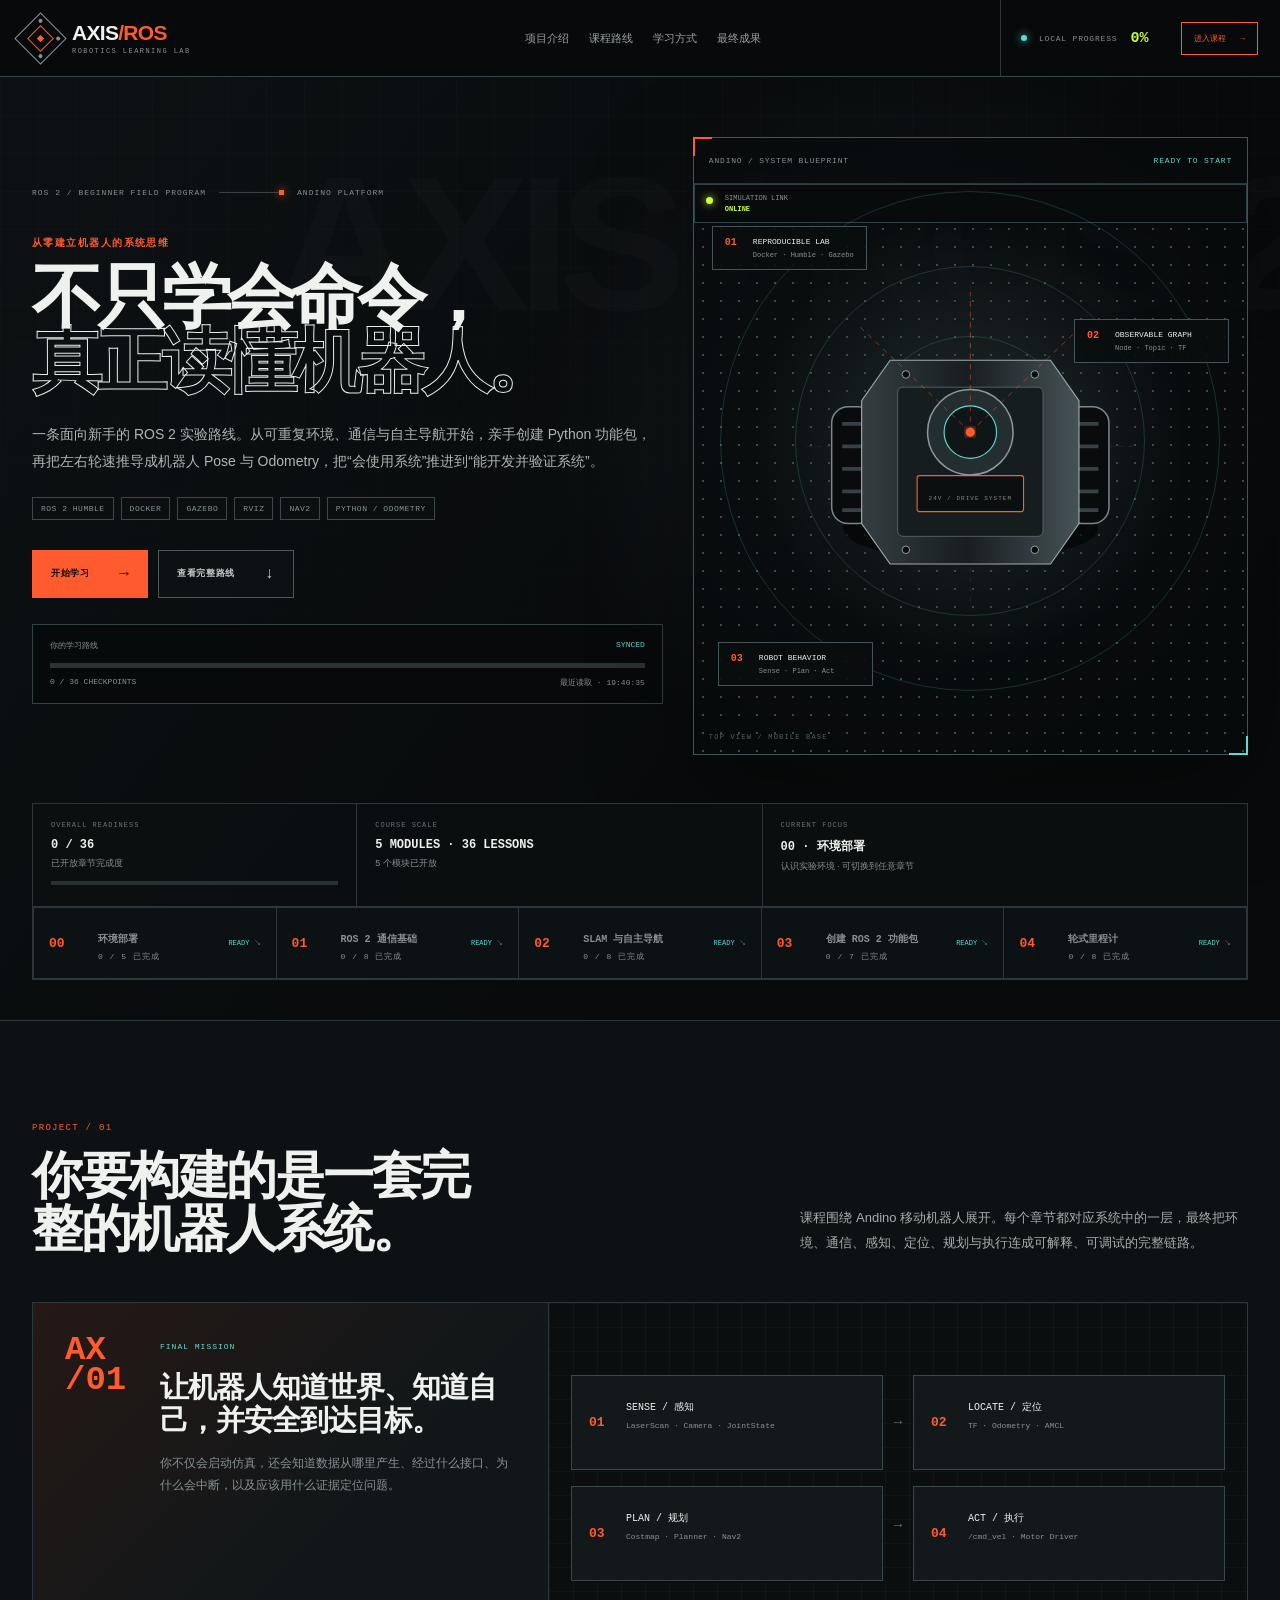
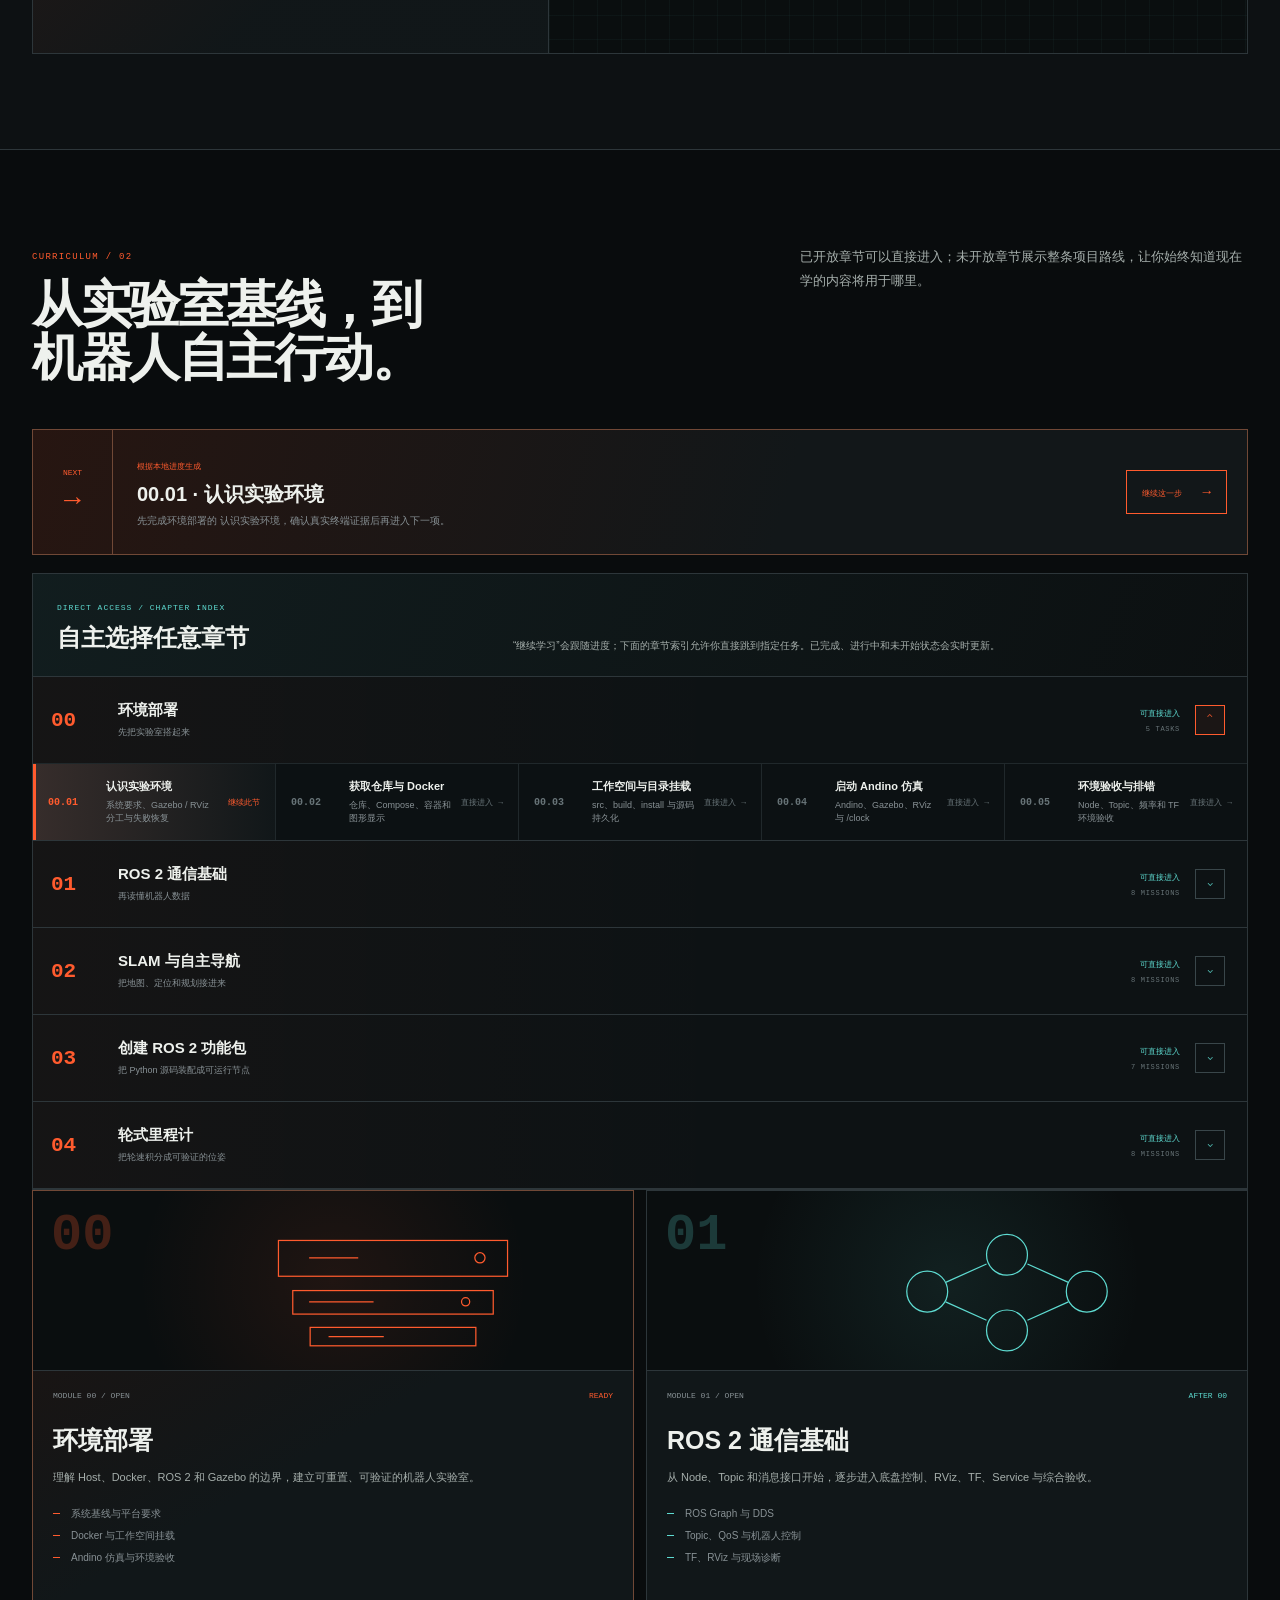
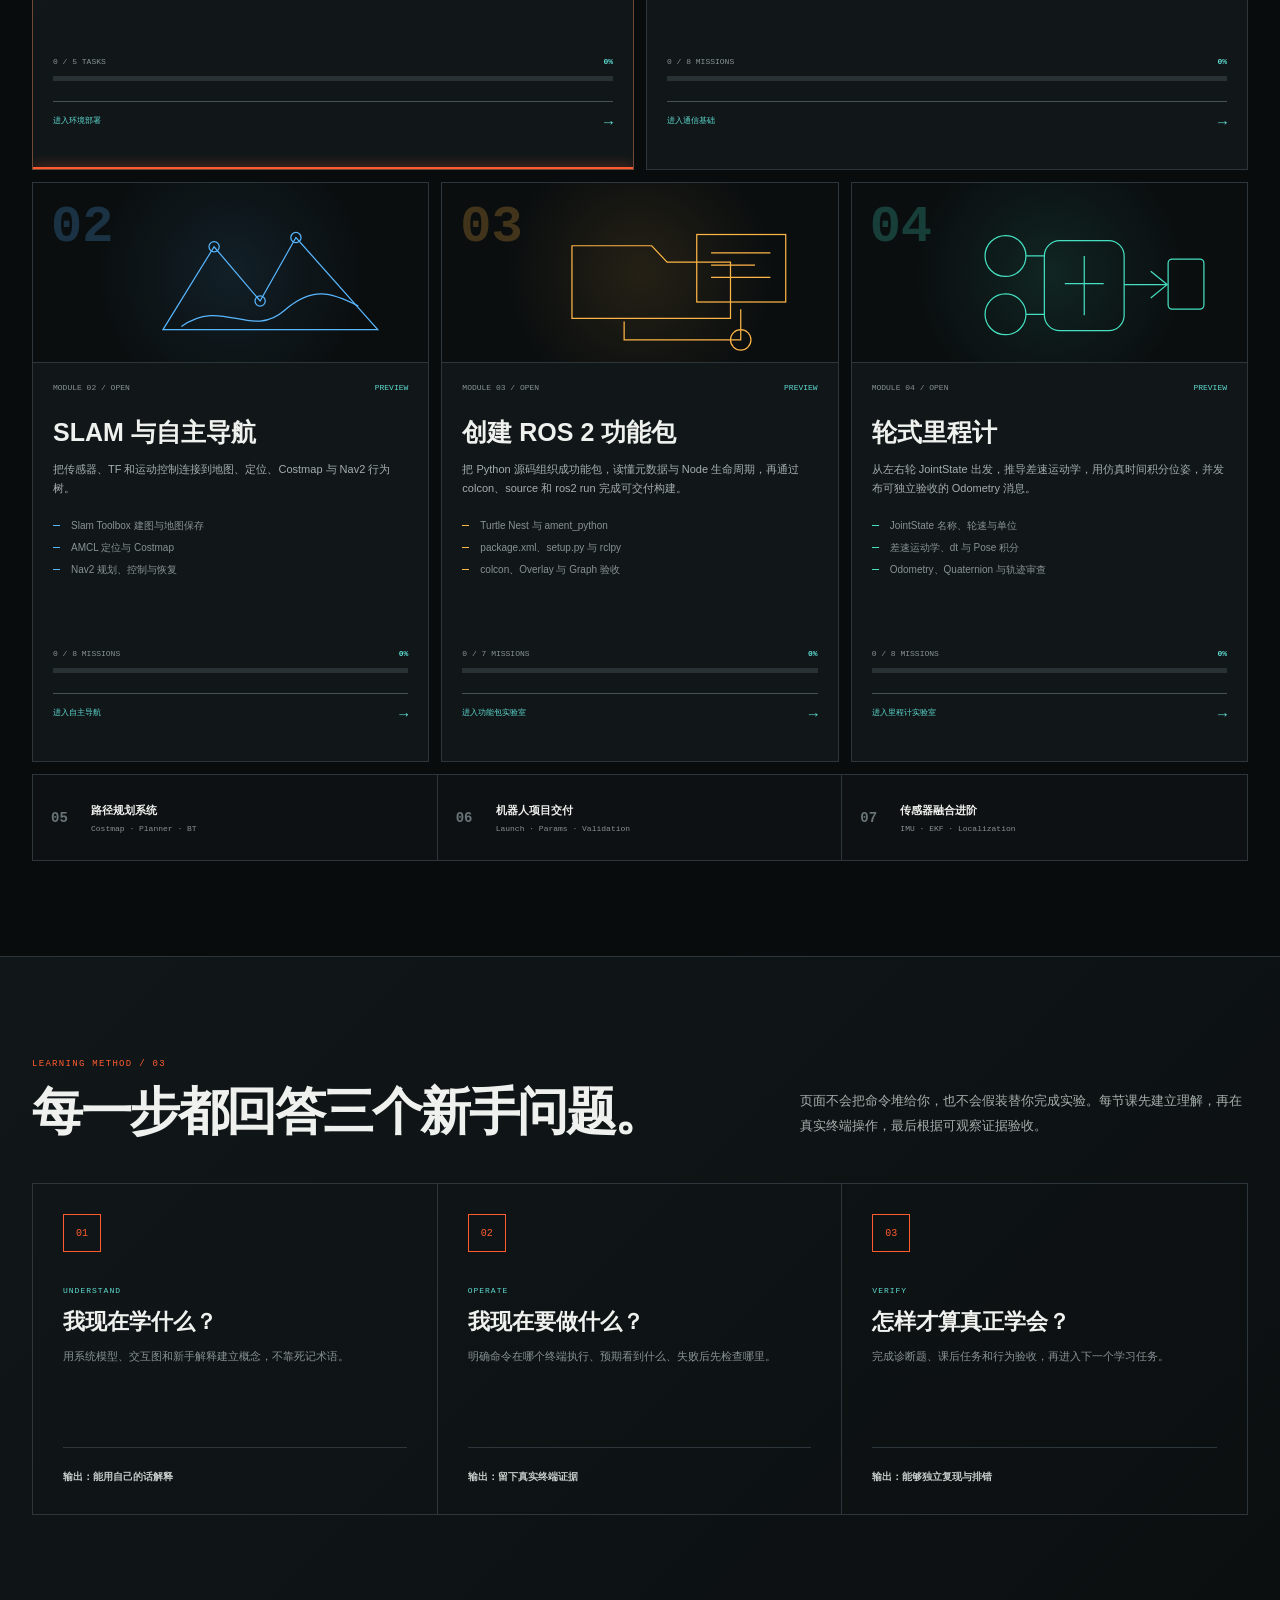
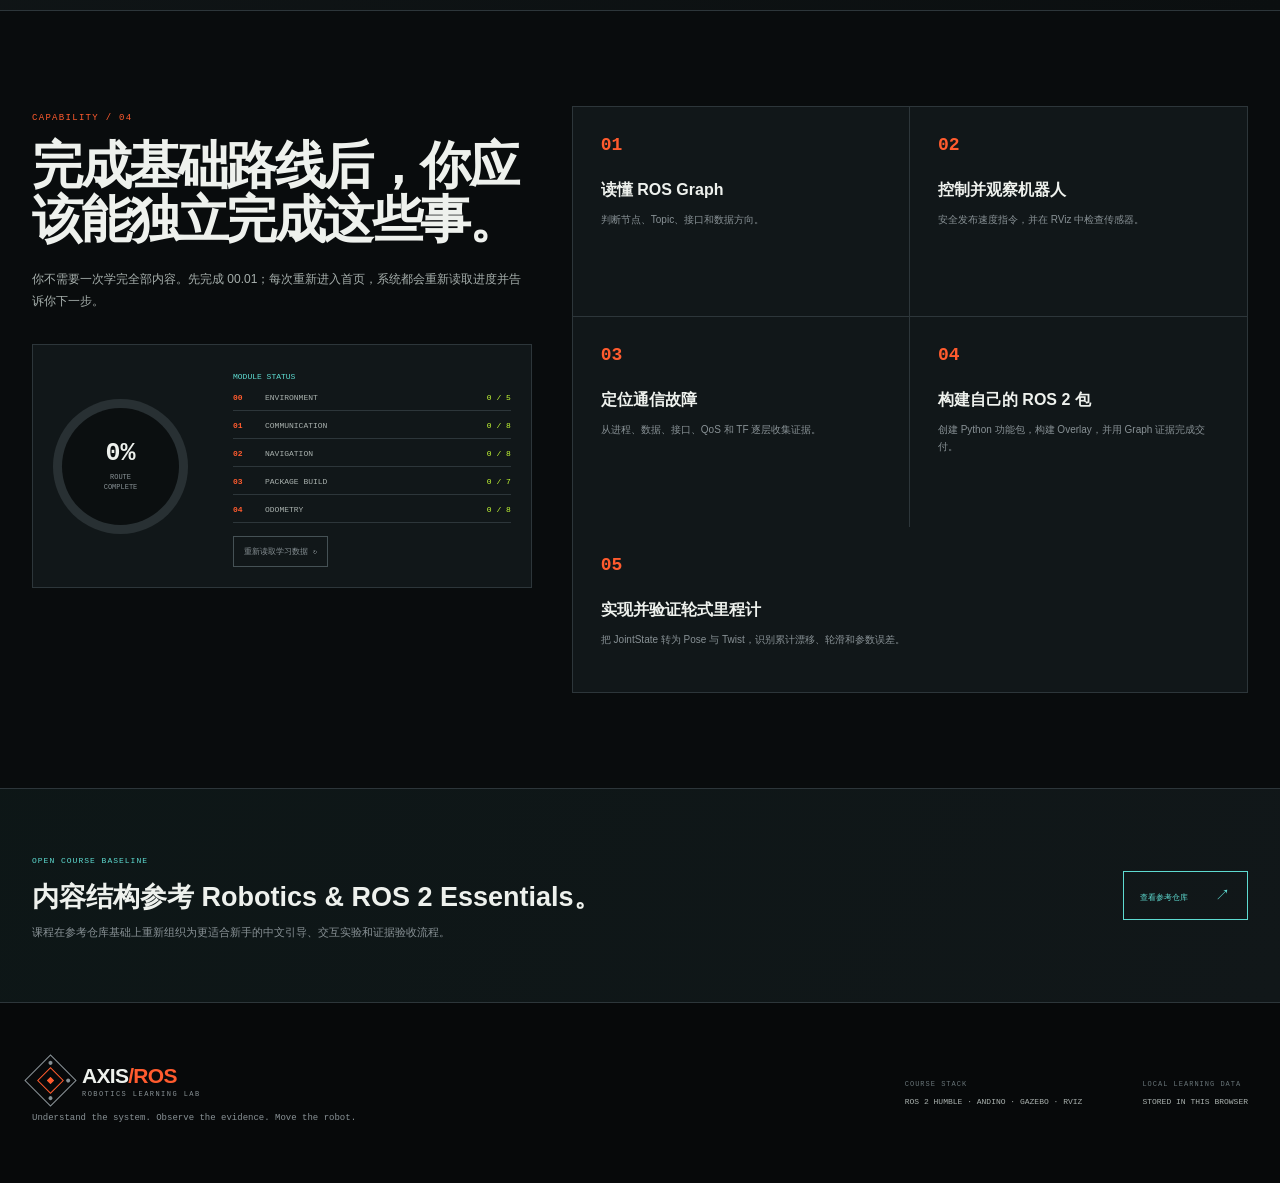
<file: legacy/01-05/index.html>
<!doctype html>
<html lang="zh-CN">
  <head>
    <meta charset="UTF-8" />
    <meta name="viewport" content="width=device-width, initial-scale=1.0" />
    <meta name="description" content="ROS 2 RViz 传感器可视化交互课程" />
    <title>01.05 · RViz 传感器世界 | AXIS/ROS</title>
    <script src="../../assets/js/entry-guard.js?v=20260818e" data-course-root="../.."></script>
    <link rel="stylesheet" href="../../assets/css/base.css" />
    <link rel="stylesheet" href="./styles.css" />
  </head>
  <body>
    <div class="scanlines" aria-hidden="true"></div>

    <header class="topbar">
      <a class="brand" href="../../modules/01/index.html" aria-label="返回 ROS 2 通信基础模块">
        <span class="brand-symbol"><i></i><i></i><i></i></span>
        <span><b>AXIS</b><em>/ROS</em><small>ROBOTICS TRAINING SYSTEM</small></span>
      </a>
      <div class="top-center"><span class="live-dot"></span>RVIZ VISUALIZATION CHANNEL ONLINE<span class="coordinate">FRAME / odom</span></div>
      <div class="top-actions">
        <button class="search-trigger" id="lessonSearchBtn"><span>⌕</span> SEARCH <kbd>⌘K</kbd></button>
        <button class="profile">HZ<span>CADET / 07</span></button>
      </div>
    </header>

    <div class="app-shell lesson-shell" id="lessonTop">
      <aside class="syllabus lesson-syllabus">
        <div class="aside-heading"><span>MODULE 01</span><b>ROS 2 BASICS</b></div>
        <div class="chapter-progress">
          <span>章节进度</span><b id="chapterPercent">0%</b>
          <div class="metal-track"><i id="chapterBar"></i></div>
          <small>MISSION 05 / 08</small>
        </div>
        <nav class="mission-list" aria-label="章节任务">
          <a href="../01-04/index.html" class="mission-link done"><span>01.04</span><div><small>COMPLETED</small><b>控制 Andino 底盘</b></div><i>✓</i></a>
          <a href="#lessonTop" class="mission-link active"><span>01.05</span><div><small>ACTIVE</small><b>RViz 传感器世界</b></div><i>→</i></a>
          <button class="mission-link locked"><span>01.06</span><div><small>LOCKED</small><b>TF 时间与变换调试</b></div><i>⌁</i></button>
          <button class="mission-link locked"><span>01.07</span><div><small>LOCKED</small><b>服务与客户端</b></div><i>⌁</i></button>
          <button class="mission-link locked"><span>01.08</span><div><small>LOCKED</small><b>模块综合验收</b></div><i>⌁</i></button>
        </nav>
        <div class="lesson-prereq"><span>PREREQUISITE</span><b>开始前你需要知道</b><p>Node、Topic、消息类型，以及 map → odom → base_link 的基本关系。</p><a href="../01-04/index.html#step-4">复习上一课 TF →</a></div>
      </aside>

      <main class="main-console lesson-console">
        <section class="rviz-hero">
          <div class="hero-copy">
            <div class="serial"><span>MISSION 01.05</span><i></i><span>VISUALIZATION</span></div>
            <p class="overline">RVIZ / SENSOR DATA / DEBUGGING</p>
            <h1>看见机器人<br /><span>看到的世界。</span></h1>
            <p class="hero-intro">RViz 不是仿真器，它是一块连接 ROS 2 数据的工程仪表盘。完成本课后，你能主动添加雷达、相机与机器人模型，并根据状态颜色定位 Topic 或 TF 问题。</p>
            <div class="mission-specs"><div><small>LEVEL</small><b>新手 / L1</b></div><div><small>FIELD TIME</small><b>35 MIN</b></div><div><small>OUTPUT</small><b>传感器监控面板</b></div></div>
          </div>

          <div class="rviz-hero-screen">
            <div class="screen-label"><span>RVIZ / PREVIEW</span><b><i></i> 3 DISPLAYS ACTIVE</b></div>
            <svg viewBox="0 0 620 470" role="img" aria-label="RViz 中的机器人雷达点云示意">
              <defs><radialGradient id="floorFade"><stop stop-color="#263235"/><stop offset="1" stop-color="#0a0d0e"/></radialGradient></defs>
              <rect width="620" height="470" fill="url(#floorFade)"/>
              <g class="perspective-grid"><path d="M310 70L20 440M310 70L85 440M310 70L150 440M310 70L215 440M310 70L280 440M310 70L345 440M310 70L410 440M310 70L475 440M310 70L540 440M310 70L605 440M35 410H585M65 360H555M100 310H520M140 260H480M180 210H440M220 160H400M260 110H360"/></g>
              <g class="hero-scan"><path d="M310 330L138 218M310 330L173 153M310 330L230 124M310 330L302 105M310 330L367 131M310 330L445 167M310 330L494 237"/><circle cx="138" cy="218" r="5"/><circle cx="173" cy="153" r="5"/><circle cx="230" cy="124" r="5"/><circle cx="302" cy="105" r="5"/><circle cx="367" cy="131" r="5"/><circle cx="445" cy="167" r="5"/><circle cx="494" cy="237" r="5"/></g>
              <g class="hero-robot"><path d="M260 305h100l20 60-25 40h-90l-25-40z"/><rect x="279" y="275" width="62" height="33"/><circle cx="265" cy="383" r="15"/><circle cx="355" cy="383" r="15"/><path d="M310 275V244"/><circle cx="310" cy="237" r="8"/></g>
              <g class="axis-marker"><path d="M310 330v-68M310 330h72M310 330l-47 39"/><text x="306" y="253">Z</text><text x="389" y="334">X</text><text x="251" y="380">Y</text></g>
            </svg>
            <div class="screen-status"><span>FIXED FRAME <b>odom</b></span><span>FPS <b>59.8</b></span><span>POINTS <b>360</b></span></div>
          </div>
        </section>

        <section class="beginner-guide lesson-guide" id="lessonGuide">
          <div><span>YOU ARE HERE</span><b id="lessonGuideStep">第 1 步 · 认识 RViz 界面</b><small id="lessonGuideContext">先分清 Displays、3D View 与 Fixed Frame</small></div>
          <div><span>DO THIS NOW</span><b id="lessonGuideAction">点击界面上的 3 个热点逐一查看</b><small id="lessonGuideExpected">成功标志：能说出每个区域负责什么</small></div>
          <button id="lessonGuideJump">GO TO CURRENT TASK <span>↓</span></button>
        </section>

        <section class="lesson-brief">
          <div><span>WHY</span><h2>机器人数据不是“打开就能看见”。</h2><p>RViz 必须知道订阅哪个 Topic、用哪种 Display 解码，以及把数据变换到哪个 Fixed Frame。三者任何一个错误，画面都会空白或报错。</p></div>
          <div class="visual-pipeline"><div><span>01</span><b>ROS TOPIC</b><small>/scan · /image_raw · /tf</small></div><i>→</i><div><span>02</span><b>RVIZ DISPLAY</b><small>LaserScan · Camera · TF</small></div><i>→</i><div><span>03</span><b>FIXED FRAME</b><small>map · odom · base_link</small></div></div>
        </section>

        <nav class="step-rail lesson-step-rail" aria-label="RViz 实验步骤">
          <button class="active" data-target="rviz-step-1"><span>01</span><small>ORIENTATION</small><b>认识 RViz 界面</b></button>
          <button data-target="rviz-step-2"><span>02</span><small>LASER DATA</small><b>添加雷达扫描</b></button>
          <button data-target="rviz-step-3"><span>03</span><small>CAMERA DATA</small><b>观察相机画面</b></button>
          <button data-target="rviz-step-4"><span>04</span><small>FRAME DEBUG</small><b>切换参考坐标</b></button>
          <i id="lessonStepProgress"></i>
        </nav>

        <section class="lab-section" id="rviz-step-1">
          <header class="section-header"><div><span>STEP / 01</span><h2>认识 RViz 界面</h2></div><b>预计 06 MIN</b></header>
          <div class="step-guide"><div><span>学什么</span><b>知道数据入口、显示区域和参考系设置在哪</b></div><div><span>现在做</span><b>点击下面界面的三个编号热点</b></div><div><span>成功标志</span><b>能解释 Displays、3D View、Fixed Frame</b></div></div>
          <div class="rviz-anatomy">
            <div class="anatomy-app">
              <div class="fake-menu">File　Panels　Help <span>RViz2</span></div>
              <div class="fake-sidebar"><b>Displays</b><p>▾ Global Options</p><p>　Fixed Frame　<em>odom</em></p><p>▾ Grid</p><p>▾ RobotModel</p><button class="hotspot active" data-hotspot="displays">01</button></div>
              <div class="fake-viewport"><div class="mini-floor"></div><div class="mini-robot"></div><div class="mini-axis"></div><button class="hotspot" data-hotspot="viewport">02</button></div>
              <div class="fake-toolbar">Move Camera　Select　2D Pose Estimate　2D Goal Pose <button class="hotspot" data-hotspot="frame">03</button></div>
            </div>
            <aside class="anatomy-explain"><span id="anatomyNumber">AREA / 01</span><h3 id="anatomyTitle">Displays 面板</h3><p id="anatomyText">这里管理所有可视化插件。每个 Display 都订阅一种 ROS 数据，并显示 Topic、QoS、颜色、尺寸和状态。</p><div><b>新手检查</b><small id="anatomyCheck">Display 名称左侧应出现绿色勾选，Status 应为 OK。</small></div></aside>
          </div>
        </section>

        <section class="lab-section" id="rviz-step-2">
          <header class="section-header"><div><span>STEP / 02</span><h2>添加 LaserScan 雷达数据</h2></div><b>预计 10 MIN</b></header>
          <div class="step-guide"><div><span>学什么</span><b>将 /scan 转换为可见的距离点</b></div><div><span>现在做</span><b>按引导添加 LaserScan 并选择 /scan</b></div><div><span>成功标志</span><b>机器人周围出现一圈青色扫描点</b></div></div>
          <div class="display-builder">
            <div class="builder-steps">
              <span>GUIDED ACTION / LASERSCAN</span>
              <button class="builder-step active" data-build="type"><i>1</i><span><b>选择 Display 类型</b><small>Add → By display type → LaserScan</small></span></button>
              <button class="builder-step" data-build="topic"><i>2</i><span><b>设置 Topic</b><small>Topic → /scan</small></span></button>
              <button class="builder-step" data-build="style"><i>3</i><span><b>调整显示样式</b><small>Style → Points · Size → 0.03</small></span></button>
              <button id="addLaserDisplay">RUN GUIDED SETUP →</button>
            </div>
            <div class="live-rviz">
              <div class="live-rviz-head"><span>RVIZ / 3D VIEW</span><b id="laserStatus">LASERSCAN / NOT CONFIGURED</b></div>
              <div class="live-scene" id="rvizScene">
                <div class="scene-grid"></div><div class="scene-robot"><i></i></div>
                <div class="laser-ring" id="laserRing"><i></i><i></i><i></i><i></i><i></i><i></i><i></i><i></i><i></i><i></i><i></i><i></i></div>
                <div class="scene-axis"><span>X</span><span>Y</span></div>
              </div>
              <div class="display-status"><span><i id="laserStatusDot"></i> LaserScan</span><b id="laserStatusText">等待配置</b></div>
            </div>
          </div>
          <div class="beginner-warning"><span>常见误区</span><p><b>Topic 存在不代表一定能显示。</b>如果 Status 显示 Transform 错误，先检查消息的 <code>frame_id</code> 能否变换到 Fixed Frame。</p></div>
        </section>

        <section class="lab-section" id="rviz-step-3">
          <header class="section-header"><div><span>STEP / 03</span><h2>观察机器人相机</h2></div><b>预计 08 MIN</b></header>
          <div class="step-guide"><div><span>学什么</span><b>理解图像 Topic 与 Camera Display</b></div><div><span>现在做</span><b>选择 /image_raw 并匹配传感器 QoS</b></div><div><span>成功标志</span><b>相机窗口持续刷新且 Status 为 OK</b></div></div>
          <div class="camera-lab">
            <div class="camera-monitor">
              <div class="camera-head"><span>CAMERA / image_raw</span><b id="cameraFps">0.0 FPS</b></div>
              <div class="camera-feed" id="cameraFeed"><div class="camera-placeholder"><i>◎</i><b>NO IMAGE SIGNAL</b><span>Choose topic and activate display</span></div><div class="robot-corridor"><div class="corridor-floor"></div><div class="corridor-box one"></div><div class="corridor-box two"></div><div class="corridor-horizon"></div><span>ANDINO CAM / RGB8</span></div></div>
              <div class="camera-overlay"><span>640 × 480</span><span>RGB8</span><span id="cameraTime">T+00.000</span></div>
            </div>
            <div class="camera-config">
              <span>DISPLAY CONFIGURATION</span><h3>Camera</h3>
              <label>IMAGE TOPIC<select id="cameraTopic"><option value="none">— SELECT TOPIC —</option><option value="image">/image_raw</option><option value="info">/camera_info</option></select></label>
              <label>RELIABILITY<select id="cameraReliability"><option value="best_effort">BEST EFFORT</option><option value="reliable">RELIABLE</option></select></label>
              <label>OVERLAY ALPHA<output id="alphaOutput">1.0</output><input id="alphaRange" type="range" min="0.1" max="1" step="0.1" value="1" /></label>
              <button id="activateCamera">ACTIVATE CAMERA DISPLAY →</button>
              <div class="camera-help"><b>为什么默认用 Best Effort？</b><p>图像更新频率高，偶尔丢一帧通常比等待重传更可接受。</p></div>
            </div>
          </div>
        </section>

        <section class="lab-section" id="rviz-step-4">
          <header class="section-header"><div><span>STEP / 04</span><h2>切换 Fixed Frame</h2></div><b>预计 11 MIN</b></header>
          <div class="step-guide"><div><span>学什么</span><b>参考坐标如何改变观察视角</b></div><div><span>现在做</span><b>切换三个 Frame 并让机器人移动</b></div><div><span>成功标志</span><b>能解释为何机器人或世界在画面中移动</b></div></div>
          <div class="frame-experiment">
            <div class="frame-stage" id="frameStage">
              <div class="world-grid"></div><div class="map-object a">A</div><div class="map-object b">B</div><div class="moving-robot" id="movingRobot"><i></i></div><div class="frame-origin"><span>X</span><span>Y</span></div>
              <div class="frame-caption">VIEW FROM <b id="frameCaption">odom</b></div>
            </div>
            <div class="frame-controls">
              <span>GLOBAL OPTIONS</span><h3>Fixed Frame</h3>
              <button data-fixed="base"><b>base_footprint</b><small>机器人固定在中心，环境相对移动</small></button>
              <button data-fixed="odom" class="active"><b>odom</b><small>起点固定，机器人在局部世界中移动</small></button>
              <button data-fixed="map"><b>map</b><small>全局地图固定，用于导航与建图</small></button>
              <button id="moveRobot">SIMULATE ROBOT MOTION <span>→</span></button>
              <div class="frame-result" id="frameResult"><b>ODOM MODE</b><p>机器人会相对启动位置移动；轮式误差可能逐渐累积。</p></div>
            </div>
          </div>
        </section>

        <section class="rviz-diagnostics">
          <div class="diag-head"><div><span>RVIZ STATUS GUIDE</span><h2>先看颜色，再决定查什么。</h2></div><b>DEBUG MATRIX / 02</b></div>
          <div class="status-cards">
            <article><i class="green"></i><span>GREEN / OK</span><h3>数据与 TF 正常</h3><p>Display 正在收到消息，并能变换到 Fixed Frame。</p></article>
            <article><i class="yellow"></i><span>YELLOW / WARN</span><h3>暂时没有新数据</h3><p>检查发布频率、Topic 名称和仿真是否暂停。</p></article>
            <article><i class="red"></i><span>RED / ERROR</span><h3>类型或 TF 不可用</h3><p>展开 Status 阅读完整报错，不要直接重启。</p></article>
          </div>
          <div class="diag-table"><div class="diag-row head"><span>画面症状</span><span>第一检查项</span><span>建议命令</span><span>可能原因</span></div><div class="diag-row"><b>LaserScan 空白</b><span>Display Status</span><code>ros2 topic hz /scan</code><span>无数据 / QoS 不匹配</span></div><div class="diag-row"><b>No transform</b><span>Fixed Frame</span><code>ros2 run tf2_ros tf2_echo odom laser_link</code><span>TF 链断开</span></div><div class="diag-row"><b>Camera 无画面</b><span>Image Topic</span><code>ros2 topic info /image_raw</code><span>选成 /camera_info</span></div></div>
        </section>

        <section class="assessment rviz-assessment">
          <div class="assessment-copy"><span>MISSION CHECK / 02</span><h2>你能根据状态选择正确操作吗？</h2><p>LaserScan 的 Status 为红色，提示 “No transform from laser_link to odom”，但 <code>ros2 topic hz /scan</code> 显示 10 Hz。下一步应该做什么？</p></div>
          <div class="answer-grid"><button data-correct="false"><span>A</span><b>提高雷达发布频率</b></button><button data-correct="true"><span>B</span><b>检查 odom 到 laser_link 的 TF 链</b></button><button data-correct="false"><span>C</span><b>把 Display 改成 Camera</b></button></div>
          <p class="answer-feedback" id="rvizAnswerFeedback"></p>
        </section>

        <section class="mission-debrief rviz-debrief">
          <div class="debrief-title"><span>WHAT YOU LEARNED</span><h2>完成本课后，你已经能搭建基础机器人监控面板。</h2><p>任务完成情况会随着上面的实际操作更新。</p></div>
          <div class="capability-list"><div data-rviz-cap="ui"><i>01</i><span><b>识别 RViz 界面</b><small>Displays · 3D View · Fixed Frame</small></span></div><div data-rviz-cap="laser"><i>02</i><span><b>显示 LaserScan</b><small>选择类型、Topic 与样式</small></span></div><div data-rviz-cap="camera"><i>03</i><span><b>显示 Camera</b><small>配置图像 Topic 与 QoS</small></span></div><div data-rviz-cap="frame"><i>04</i><span><b>排查坐标问题</b><small>从 Status 定位到 TF 链</small></span></div></div>
          <div class="independent-challenge"><span>AFTER-CLASS MISSION / 20 MIN</span><div><h3>创建一套自己的 RViz 监控布局并保存配置。</h3><p>至少包含 Grid、RobotModel、LaserScan、Camera 和 TF。保存为 <code>andino_debug.rviz</code>，重新启动后载入验证。</p></div><button id="rvizChecklistBtn">VIEW CHECKLIST <span>+</span></button><ol id="rvizChecklist" hidden><li>添加并命名 5 个 Display</li><li>将 Fixed Frame 设置为 odom</li><li>调整 LaserScan 点大小和颜色</li><li>保存配置并重新载入</li></ol></div>
        </section>

        <footer class="lesson-navigation"><a href="../01-04/index.html">← PREVIOUS · 01.04</a><div><span>NEXT MISSION</span><b>01.06 · TF 时间与变换调试</b></div><button id="finishRvizLesson">COMPLETE LESSON <span>→</span></button></footer>
      </main>

      <aside class="telemetry-panel lesson-control">
        <div class="telemetry-title"><span>LESSON CONTROL</span><b>01.05</b></div>
        <div class="radial-progress" id="rvizRadial" style="--progress: 0deg"><div><b id="rvizMissionPercent">0%</b><span>LESSON<br />PROGRESS</span></div></div>
        <div class="objective-list">
          <span>BEGINNER TASKS</span>
          <label data-rviz-objective="ui"><i>01</i><span>认识 RViz 三个区域<small>CLICK 3 HOTSPOTS</small></span></label>
          <label data-rviz-objective="laser"><i>02</i><span>添加 LaserScan<small>CONFIGURE /scan</small></span></label>
          <label data-rviz-objective="camera"><i>03</i><span>激活 Camera<small>CONFIGURE /image_raw</small></span></label>
          <label data-rviz-objective="frames"><i>04</i><span>比较三个 Fixed Frame<small>SWITCH ALL FRAMES</small></span></label>
          <label data-rviz-objective="quiz"><i>05</i><span>通过任务验收<small>FINAL CHECK</small></span></label>
        </div>
        <div class="current-next"><span>CURRENT NEXT ACTION</span><b id="sideNextAction">点击 01、02、03 三个界面热点</b><button id="sideNextJump">TAKE ME THERE ↓</button></div>
        <div class="mentor-card"><span>NEWBIE TIP</span><p>RViz 的红色状态不是“软件坏了”，而是它在明确告诉你缺少哪一段数据或变换。</p><button id="rvizHintBtn">GET STEP-BY-STEP HINT →</button></div>
      </aside>
    </div>

    <div class="search-modal" id="lessonSearchModal" aria-hidden="true"><div class="search-box"><div><span>⌕</span><input id="lessonSearchInput" placeholder="搜索 RViz、LaserScan、Fixed Frame…"/><kbd>ESC</kbd></div><p>输入术语后可直接跳到对应实验</p><div class="search-results" id="lessonSearchResults"></div></div></div>
    <div class="toast" id="lessonToast" role="status"></div>
    <script src="../../assets/js/page-transition.js"></script>
    <script src="./app.js"></script>
  </body>
</html>
</file>
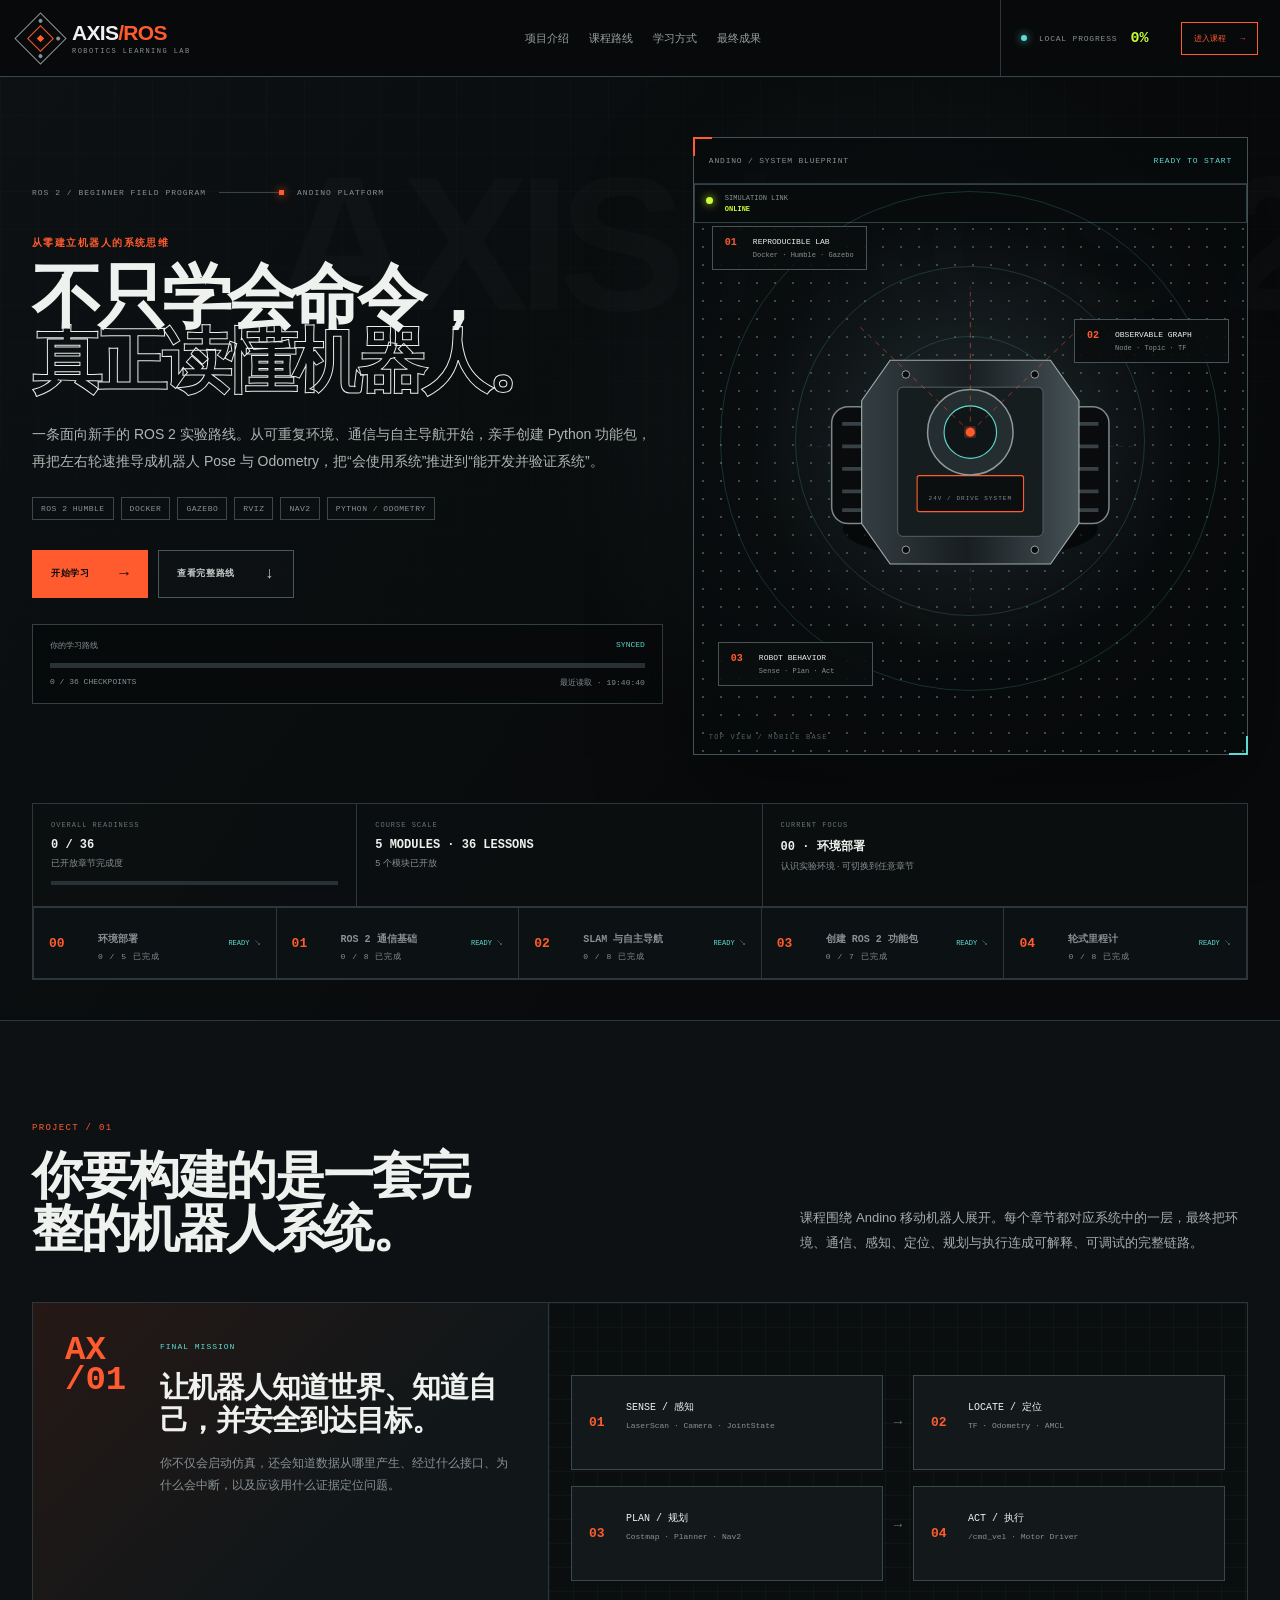
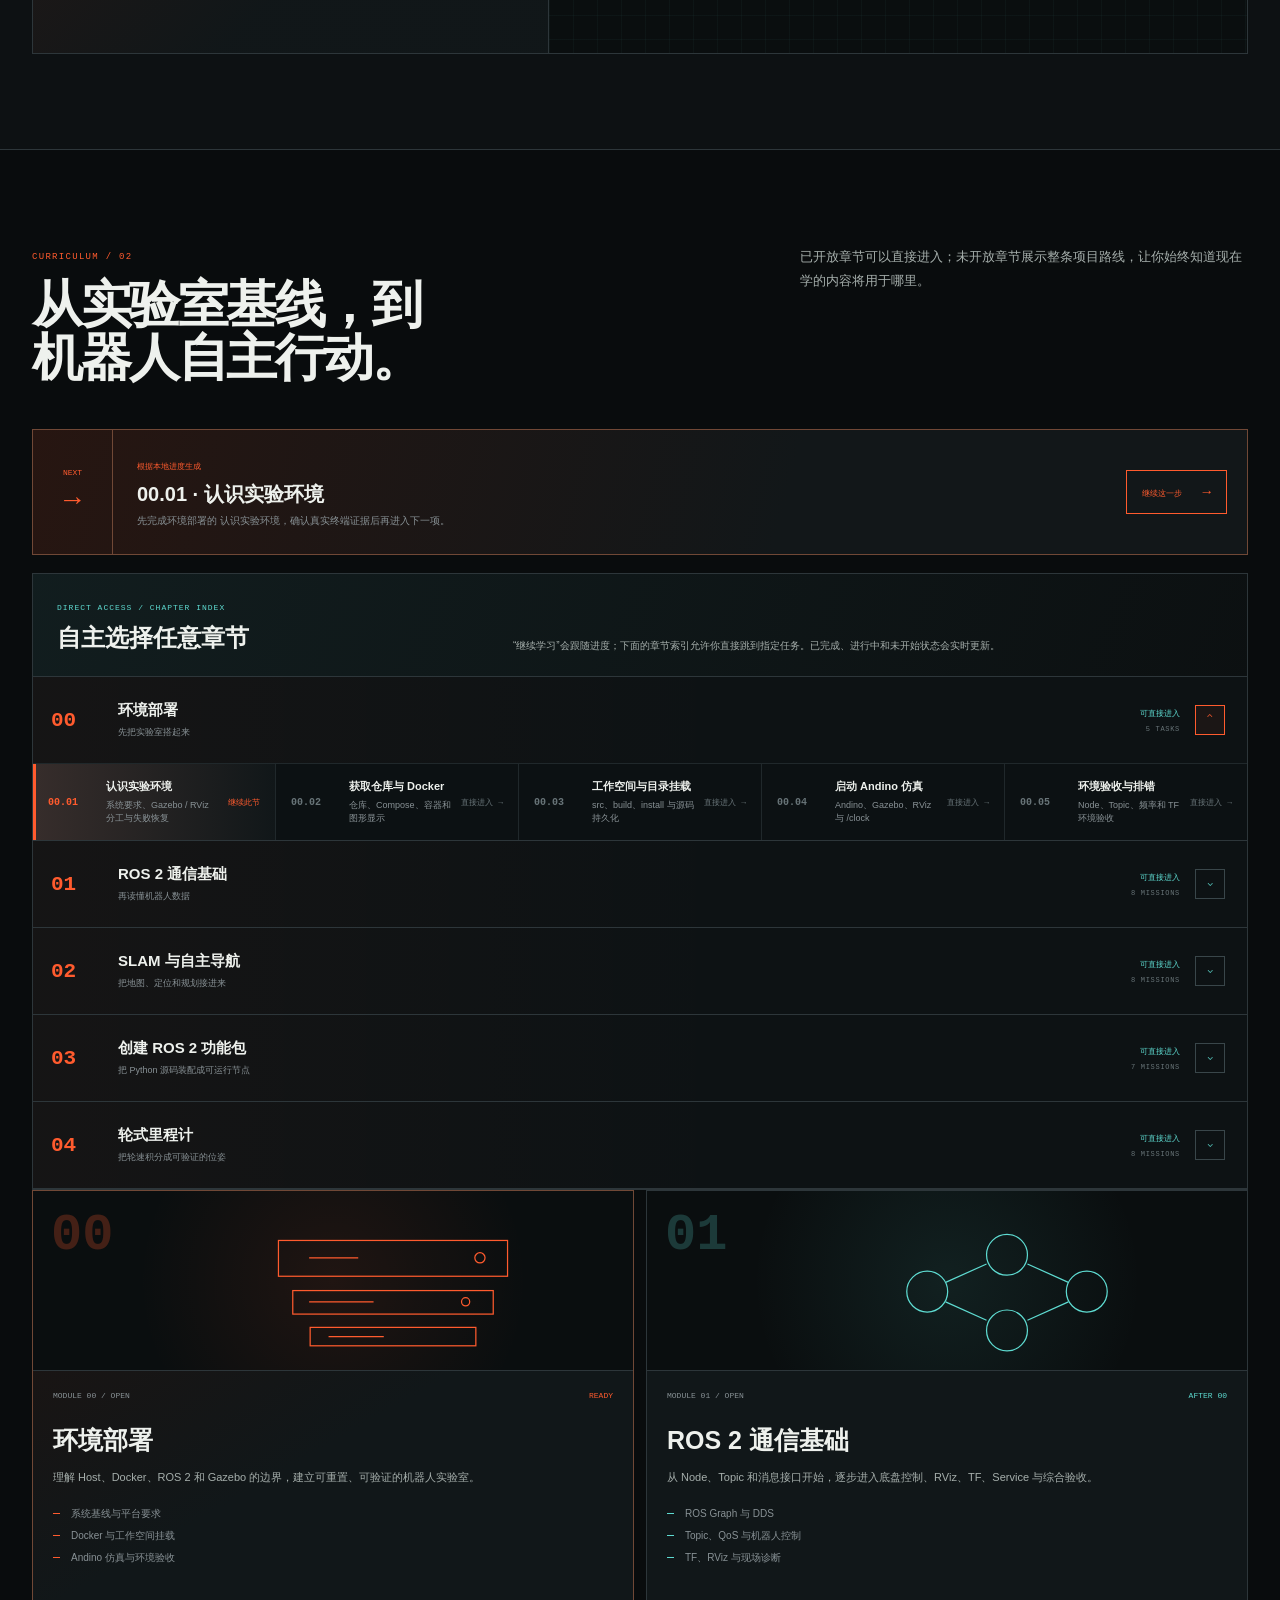
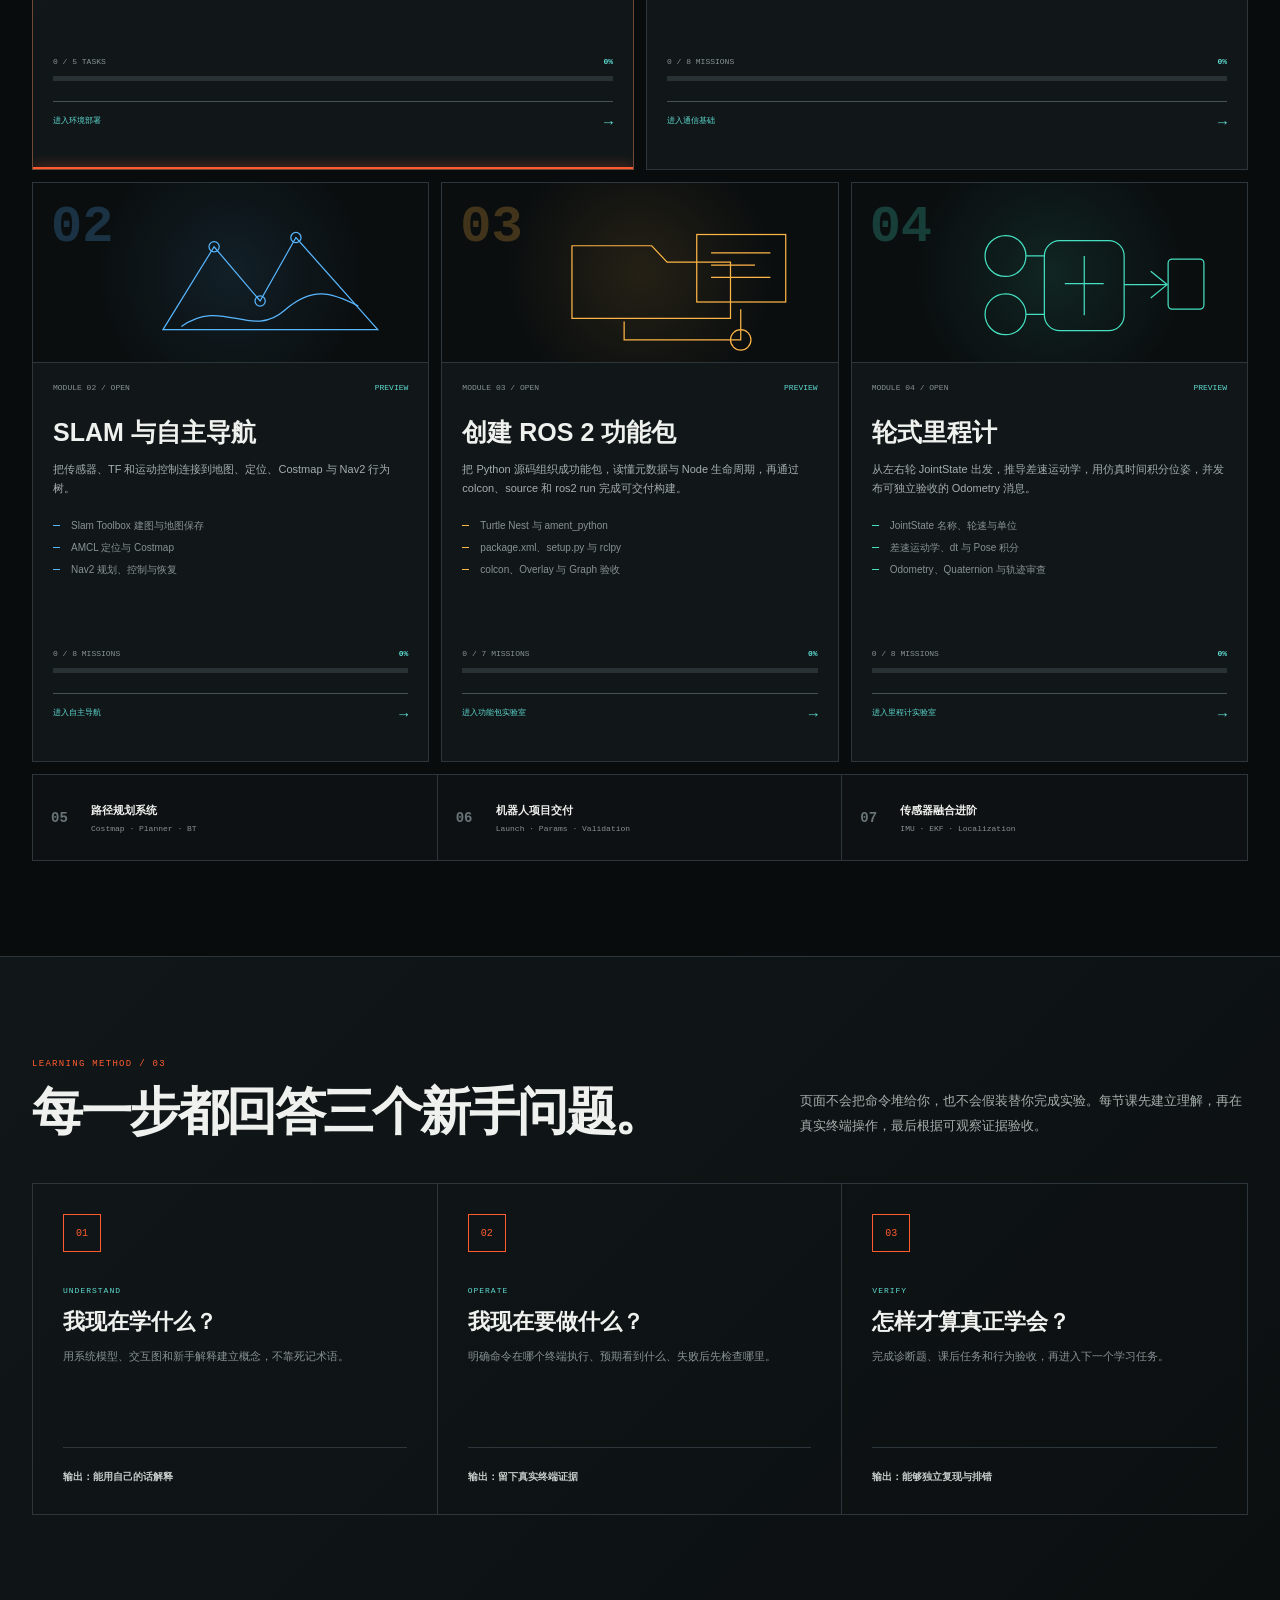
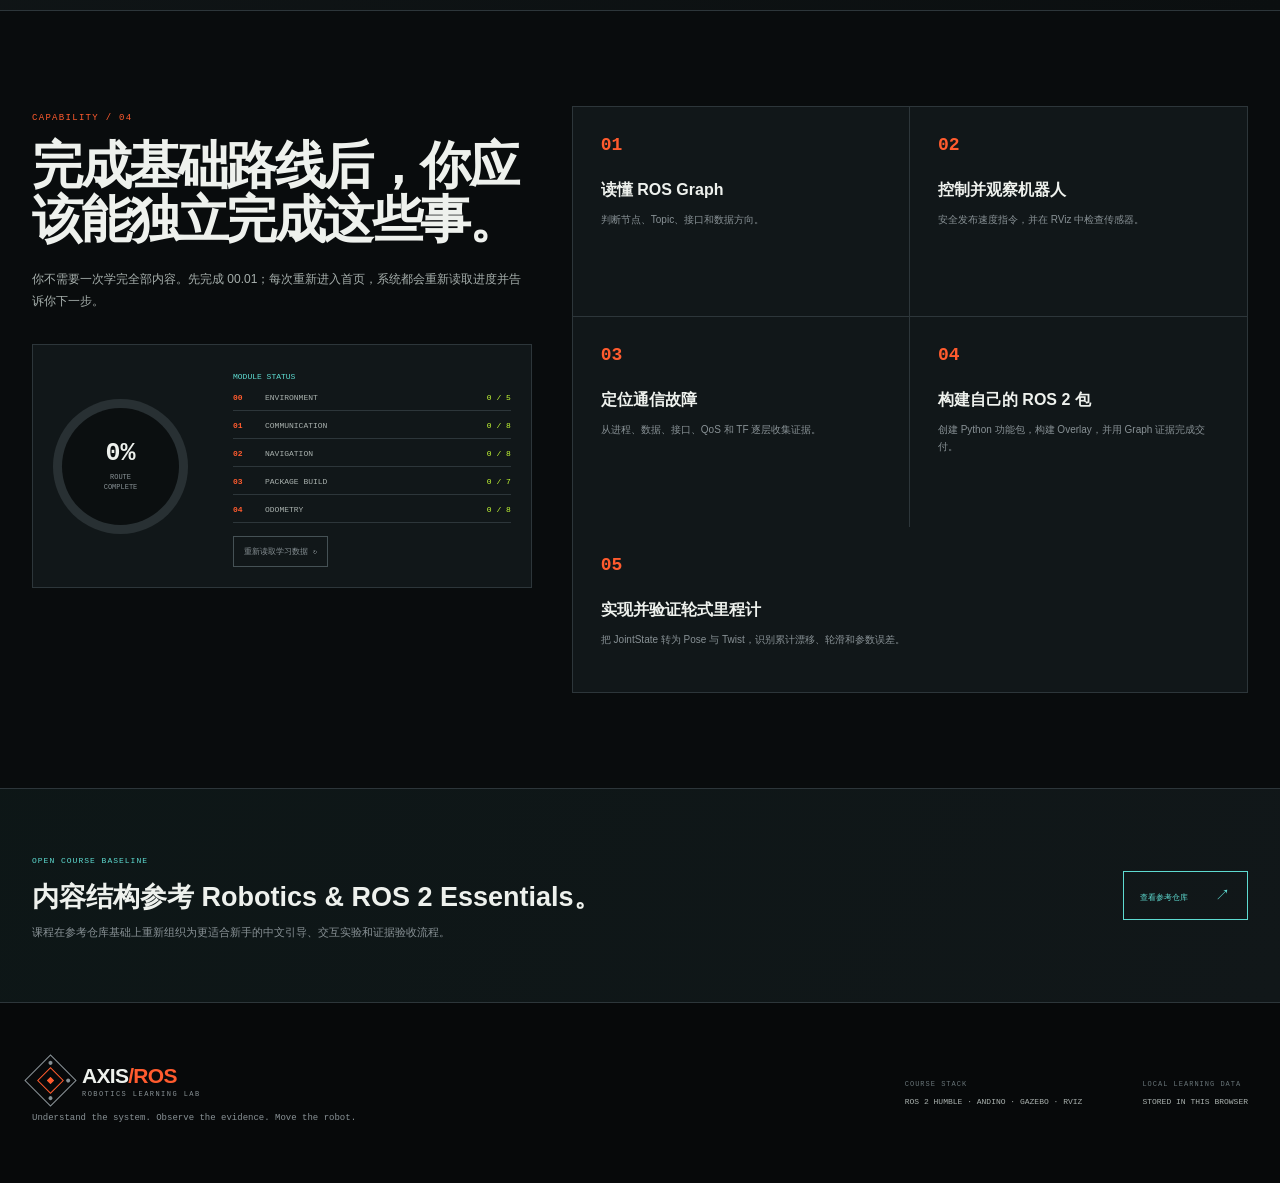
<file: modules/00/index.html>
<!doctype html>
<html lang="zh-CN">
  <head>
    <meta charset="UTF-8" />
    <meta name="viewport" content="width=device-width, initial-scale=1.0" />
    <meta name="description" content="ROS 2 机器人学习课程环境部署模块" />
    <title>00 · 环境部署 | AXIS/ROS</title>
    <link rel="icon" href="data:," />
    <script src="../../assets/js/entry-guard.js?v=20260818e" data-course-root="../.."></script>
    <link rel="stylesheet" href="../../assets/css/base.css?v=20260818f" />
    <link rel="stylesheet" href="./styles.css?v=20260818g" />
  </head>
  <body class="deployment-body">
    <div class="scanlines" aria-hidden="true"></div>
    <header class="topbar deployment-topbar">
      <a class="brand" href="../../index.html" aria-label="返回课程首页"><span class="brand-symbol"><i></i><i></i><i></i></span><span><b>AXIS</b><em>/ROS</em><small>ENVIRONMENT PROVISIONING</small></span></a>
      <div class="top-center"><span class="live-dot amber"></span>ENVIRONMENT PROVISIONING CONSOLE<span class="coordinate">PROFILE / ROS2-HUMBLE</span></div>
      <div class="top-actions"><div class="profile">HZ<span>CADET / 07</span></div></div>
    </header>

    <div class="deployment-shell">
      <aside class="deployment-nav">
        <div class="deploy-module-title course-rail-header"><span>COURSE MODULE</span><div><b>00</b><strong>环境部署</strong><small>ENVIRONMENT SETUP</small></div></div>
        <div class="deployment-progress"><div><span>模块完成度</span><b id="envProgressText">0%</b></div><div class="deploy-track"><i id="envProgressBar"></i></div><small id="envProgressMeta">0 / 5 TASKS VERIFIED</small></div>
        <nav class="module-switcher course-rail-nav" aria-label="课程模块"><span>COURSE ROUTE / 全局导航</span><a href="../../index.html"><span>HOME</span><div><b>课程首页</b><small>总览 · 路线 · 进度</small></div><i>⌂</i></a><a class="current active" href="../00/index.html" aria-current="page"><span>00</span><div><b>环境部署</b><small>Docker · Gazebo · Workspace</small></div><i>→</i></a><a href="../01/index.html"><span>01</span><div><b>ROS 2 通信基础</b><small>Nodes · Topics · TF · RViz</small></div><i>→</i></a><a href="../02/index.html"><span>02</span><div><b>SLAM 与自主导航</b><small>Slam Toolbox · Nav2 · AMCL</small></div><i>→</i></a><a href="../03/index.html"><span>03</span><div><b>创建 ROS 2 功能包</b><small>Python · colcon · rclpy</small></div><i>→</i></a><a href="../04/index.html"><span>04</span><div><b>轮式里程计</b><small>JointState · Pose · TF</small></div><i>→</i></a></nav>
        <nav class="setup-task-list" aria-label="环境部署任务">
          <button class="active" data-task="requirements"><span>00.01</span><div><small>START HERE</small><b>认识实验环境</b><em>系统要求与课程地图</em></div><i>→</i></button>
          <button data-task="docker"><span>00.02</span><div><small>CONTAINER</small><b>获取仓库与 Docker</b><em>Clone · Compose · Image</em></div><i>02</i></button>
          <button data-task="workspace"><span>00.03</span><div><small>FILESYSTEM</small><b>工作空间与目录挂载</b><em>src · build · install · log</em></div><i>03</i></button>
          <button data-task="simulation"><span>00.04</span><div><small>SIMULATION</small><b>启动 Andino 仿真</b><em>Gazebo · RViz · Launch</em></div><i>04</i></button>
          <button data-task="validation"><span>00.05</span><div><small>ACCEPTANCE</small><b>环境验收与排错</b><em>Topics · Nodes · TF · Reset</em></div><i>05</i></button>
        </nav>
        <div class="setup-route-rail"><span>WHERE COMMANDS RUN</span><div><i>H</i><b>HOST<small>Git · Docker · xhost</small></b></div><div><i>S</i><b>SIM<small>Andino Launch · 始终保持运行</small></b></div><div><i>I</i><b>INSPECT<small>ROS 2 检查命令 · 可反复使用</small></b></div><div><i>G</i><b>GAZEBO / RVIZ<small>需要手动点击的 GUI</small></b></div></div>
        <div class="platform-warning"><span>PLATFORM NOTICE</span><b>直接支持：Ubuntu 22.04 · x86_64</b><p>Apple Silicon 请先使用仓库提供的 UTM 教程，不要直接套用 Docker Desktop 流程。</p></div>
      </aside>

      <main class="deployment-main">
        <section class="deployment-hero">
          <div class="deployment-copy"><div class="deploy-serial"><span id="taskCode">TASK 00.01</span><i></i><span>SETUP / BEGINNER</span></div><p class="deploy-overline" id="taskCategory">SYSTEM ORIENTATION</p><h1 id="taskTitle">先搭好实验室，再启动机器人。</h1><p id="taskIntro">这一模块会把电脑配置成可重复、可重置的 ROS 2 机器人实验环境。每一步都会解释为什么做、执行什么、看到什么才算成功。</p><div class="deploy-specs"><div><small>ESTIMATED</small><b id="taskTime">08 MIN</b></div><div><small>DIFFICULTY</small><b>零基础</b></div><div><small>OUTPUT</small><b id="taskOutput">部署路线图</b></div></div></div>
          <div class="deployment-visual">
            <div class="rack-label"><span>SYSTEM ARCHITECTURE</span><b id="architectureStatus">4 LAYERS IDENTIFIED</b></div>
            <div class="architecture-stack" id="architectureStack">
              <button data-layer="host"><span>04</span><div><b>HOST MACHINE</b><small>Ubuntu 22.04 · x86_64</small></div><i></i></button>
              <button data-layer="docker"><span>03</span><div><b>DOCKER ENGINE</b><small>isolated runtime + volumes</small></div><i></i></button>
              <button data-layer="ros"><span>02</span><div><b>ROS 2 HUMBLE</b><small>DDS · packages · CLI</small></div><i></i></button>
              <button data-layer="sim"><span>01</span><div><b>GAZEBO + ANDINO</b><small>physics · sensors · robot</small></div><i></i></button>
            </div>
            <div class="layer-inspector"><span id="layerLabel">LAYER / HOST</span><b id="layerTitle">Ubuntu 22.04 主机</b><p id="layerText">参考课程的直接支持基线是 x86_64 Ubuntu 22.04。Apple Silicon 需要先按仓库说明使用 UTM 准备 Ubuntu。</p></div>
          </div>
        </section>

        <section class="deployment-guide">
          <div><span>这一节会学到</span><b id="guideLearn">Docker、ROS 2、Gazebo 各自负责什么</b></div><div><span>现在要做</span><b id="guideDo">确认电脑和课程要求，再认识四层架构</b></div><div><span>完成后的任务</span><b id="guideAfter">能画出数据从宿主机到机器人仿真的路径</b></div><button id="jumpProcedure">开始本任务 ↓</button>
        </section>

        <section class="deployment-content">
          <nav class="deployment-stage-nav" aria-label="本任务学习阶段"><button class="active" data-env-stage="learn"><i>01</i><span><b>先理解</b><small>先知道为什么</small></span></button><button data-env-stage="practice"><i>02</i><span><b>再执行</b><small>一次只做一步</small></span></button><button data-env-stage="review"><i>03</i><span><b>后验收</b><small>证据齐了再进入</small></span></button></nav>
          <div class="learning-guard env-learning-guard" id="envLearningGuard"><i>新手保护</i><div><b id="envGuardTitle">先理解这一步会改变什么</b><small id="envGuardText">不要急着复制命令。看懂宿主机、容器和 ROS 2 的边界后再操作。</small></div><span id="envGuardState">理解阶段</span></div>
          <div class="content-heading" data-env-stage-panel="learn"><span id="contentCode">00.01 / ORIENTATION</span><h2 id="contentTitle">你将使用什么样的实验环境？</h2><p id="contentLead">本课程使用 Docker 固定 ROS 2 Humble、Gazebo、RViz 和 Andino 的版本。这样可以先专注机器人概念，不会因为每台电脑的依赖不同而反复卡住。</p></div>

          <section class="env-knowledge-map" data-env-stage-panel="learn">
            <header><span>KNOWLEDGE GRAPH / 本节知识图谱</span><h2>先看清概念之间怎么连接，再开始执行。</h2><p>下面不是四个孤立定义，而是一条从前置条件到可验证结果的学习链。每个节点都会说明它在本节中的作用。</p></header>
            <div class="env-knowledge-flow" id="envKnowledgeFlow"></div>
            <div class="env-knowledge-inspector"><div><span id="envKnowledgeLabel">NODE / 01</span><h3 id="envKnowledgeTitle">当前概念</h3><p id="envKnowledgeText">点击上方节点查看完整解释。</p></div><div><span>与前后内容的关系</span><b id="envKnowledgeRelation">这是本节的起点。</b><p id="envKnowledgeEvidence">完成对应检查后，要能指出真实证据。</p></div></div>
            <div class="env-knowledge-context"><div><span>进入本节前</span><b id="envKnowledgeBefore">先确认课程与电脑的关系</b></div><div><span>本节核心关系</span><b id="envKnowledgeCurrent">理解环境各层如何协作</b></div><div><span>学完能产出</span><b id="envKnowledgeOutput">留下可以复查的真实证据</b></div></div>
          </section>

          <section class="procedure-console" id="procedureConsole" data-env-stage-panel="practice" hidden>
            <div class="procedure-head"><div><span>GUIDED PROCEDURE</span><b id="procedureTitle">开始前确认</b></div><span id="procedureCounter">0 / 3 VERIFIED</span></div>
            <div class="procedure-body"><div class="procedure-steps" id="procedureSteps"></div><aside class="procedure-help"><span>不会出错的操作顺序</span><h3 id="helpTitle">一次只做当前亮起的步骤</h3><p id="helpText">先确认“在哪里执行”，再复制命令。只有真实输出与“看到这个再确认”一致时，才点击确认。</p><div><b>本节最终成功标志</b><p id="successText">你能说出宿主机、Docker、ROS 2 与 Gazebo 的职责。</p></div></aside></div>
            <div class="deploy-terminal"><div class="terminal-head"><span>YOUR REAL TERMINAL</span><b>MANUAL EXECUTION</b></div><p class="terminal-disclaimer">页面不会连接或操作你的电脑。请复制命令到真实终端，看到匹配结果后再确认。</p><div class="deploy-output" id="deployOutput"><i>READY</i> 先复制第一步命令。</div></div>
          </section>

          <section class="deployment-knowledge" data-env-stage-panel="review" hidden><div class="knowledge-head"><span>WHAT YOU LEARNED</span><h2>完成这一小节后，你应该能回答：</h2></div><div class="knowledge-checks" id="knowledgeChecks"></div></section>

          <section class="deployment-trouble" data-env-stage-panel="review" hidden><div><span>WHEN SOMETHING FAILS</span><h2 id="troubleTitle">新手排错顺序</h2><p id="troubleLead">不要同时修改很多东西。先确认当前失败发生在哪一层。</p></div><div class="trouble-matrix" id="troubleMatrix"></div></section>

          <section class="deployment-after" data-env-stage-panel="review" hidden><span>AFTER-SECTION TASK</span><div><h2 id="afterTitle">画出你的实验系统</h2><p id="afterText">用四个方框画出 Host → Docker → ROS 2 → Gazebo，并在每层写下一个职责。</p></div><button id="completeSetupTask">MARK TASK COMPLETE <i>→</i></button></section>

          <footer class="deployment-footer"><button id="previousSetupTask">← PREVIOUS</button><div><span>NEXT</span><b id="nextTaskName">00.02 · 获取仓库与 Docker</b></div><button id="nextSetupTask">NEXT TASK →</button></footer>
        </section>
      </main>

      <aside class="deployment-status">
        <div class="deployment-status-inner">
        <div class="status-title"><span>READINESS PANEL</span><b>SYS/00</b></div>
        <div class="readiness-score"><div><b id="readinessPercent">0%</b><span>LAB<br />READY</span></div></div>
        <div class="current-task-evidence"><span>CURRENT TASK / 当前任务证据</span><header><i id="statusTaskCode">00.01</i><b id="statusTaskTitle">认识实验环境</b></header><div id="envLearnGate"><i>01</i><b>先理解<small>建立本节关系图</small></b></div><div id="envPracticeGate"><i>02</i><b>再执行<small>0 / 5 条真实证据</small></b></div><div id="envReviewGate"><i>03</i><b>后验收<small>等待真实步骤完成</small></b></div></div>
        <div class="machine-profile"><span>COURSE BASELINE</span><div><small>HOST</small><b>UBUNTU 22.04 / X86_64</b></div><div><small>ROS</small><b>HUMBLE / CONTAINER</b></div><div><small>SIM</small><b>IGNITION FORTRESS</b></div><div><small>DOMAIN</small><b>ROS_DOMAIN_ID=42</b></div></div>
        <a class="course-reference" href="https://github.com/henki-robotics/robotics_essentials_ros2/tree/main/0-setup" target="_blank" rel="noreferrer"><span>REFERENCE SOURCE</span><b>Henki Robotics · Setup</b><small>打开原始课程说明 ↗</small></a>
        <div class="setup-safety"><span>LAB SAFETY / HABITS</span><ol><li>长时间命令用 Ctrl+C 停止</li><li>不要删除宿主机 exercises_ws/src</li><li>完成 GUI 实验后可运行 xhost -</li><li>一次只启动一个 Andino Launch</li><li>保存真实输出，不照抄示例</li></ol></div>
        <div class="evidence-legend"><span>EVIDENCE LEVELS</span><div><i>01</i><b>命令存在<small>command found</small></b></div><div><i>02</i><b>进程运行<small>process alive</small></b></div><div><i>03</i><b>数据流动<small>message / frequency</small></b></div><div><i>04</i><b>行为正确<small>robot responds</small></b></div></div>
          <div class="deployment-tip"><span>CURRENT NEXT ACTION</span><b id="statusNextAction">阅读四层架构并执行第一个确认步骤</b><button id="statusJump">带我到下一步 ↓</button></div>
        </div>
      </aside>
    </div>
    <div class="toast" id="envToast" role="status"></div>
    <script src="../../assets/js/page-transition.js?v=20260818f"></script>
    <script src="./app.js?v=20260818h"></script>
  </body>
</html>
</file>
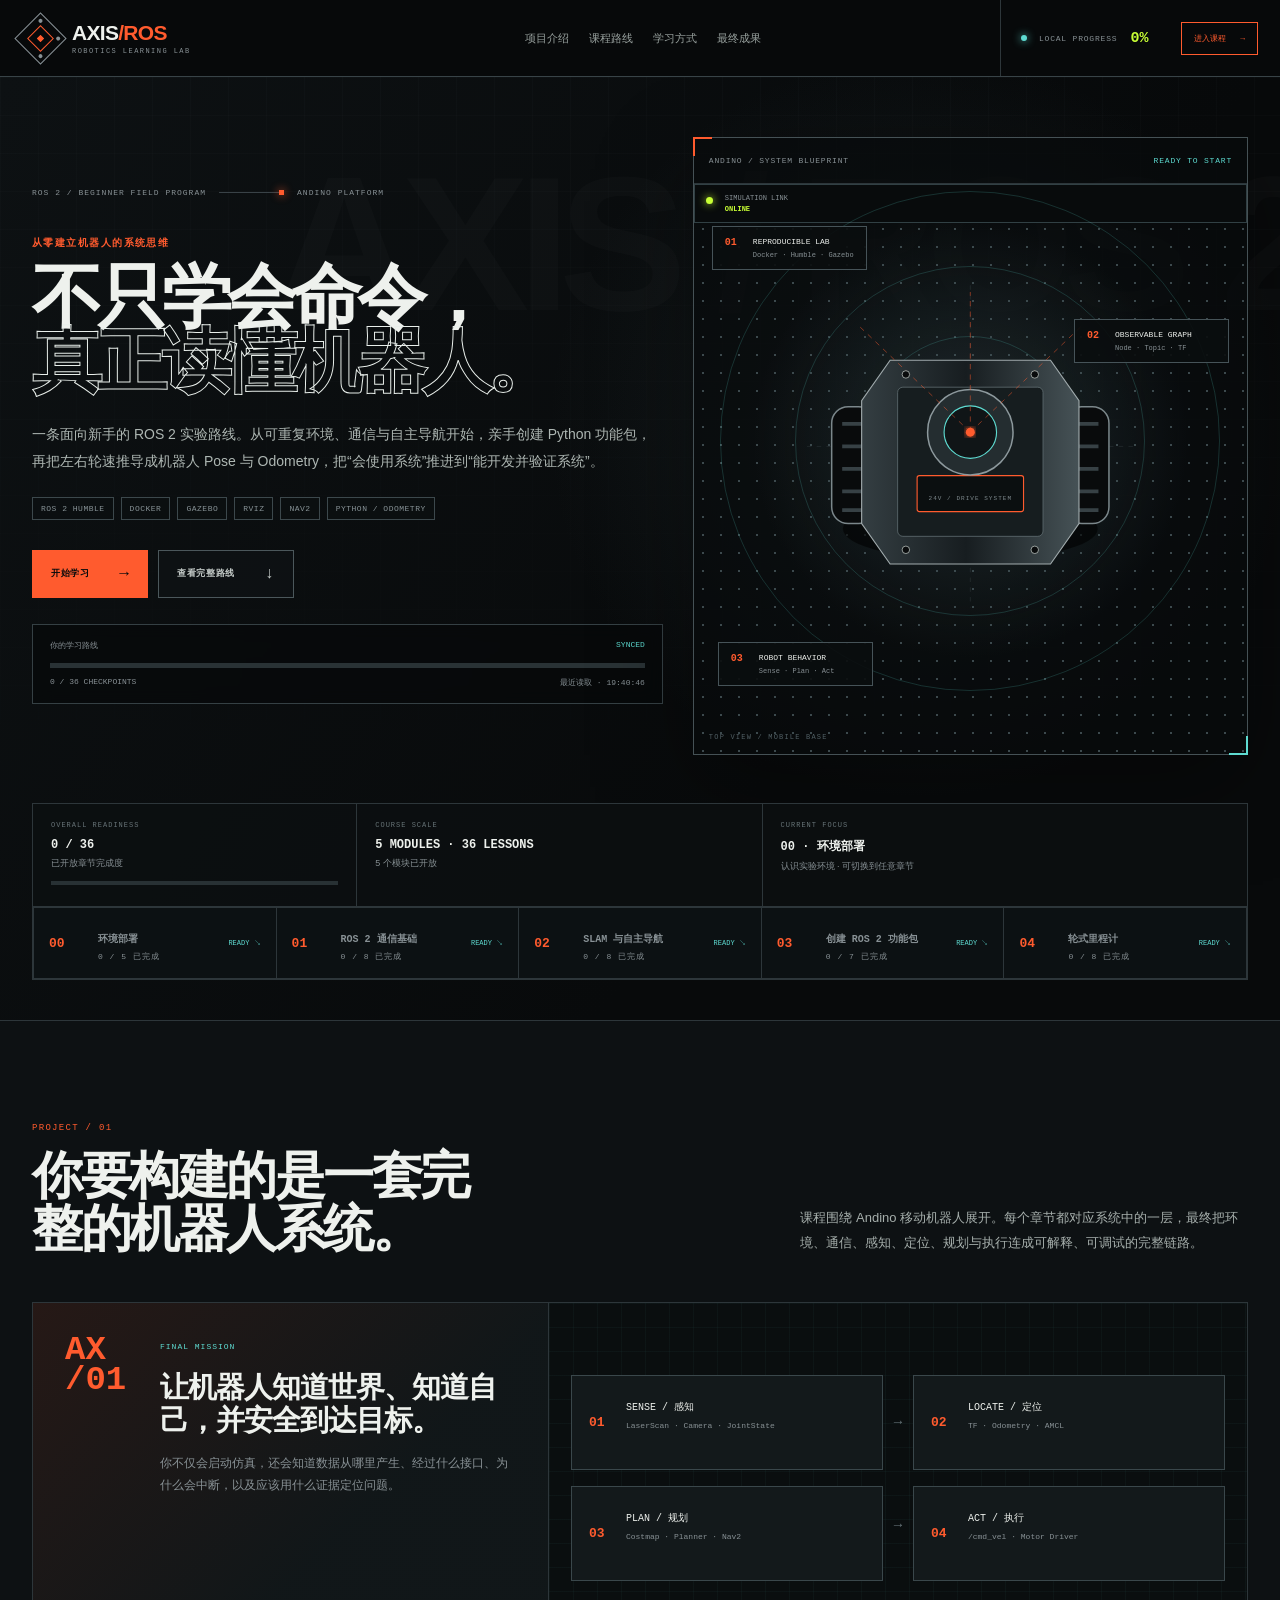
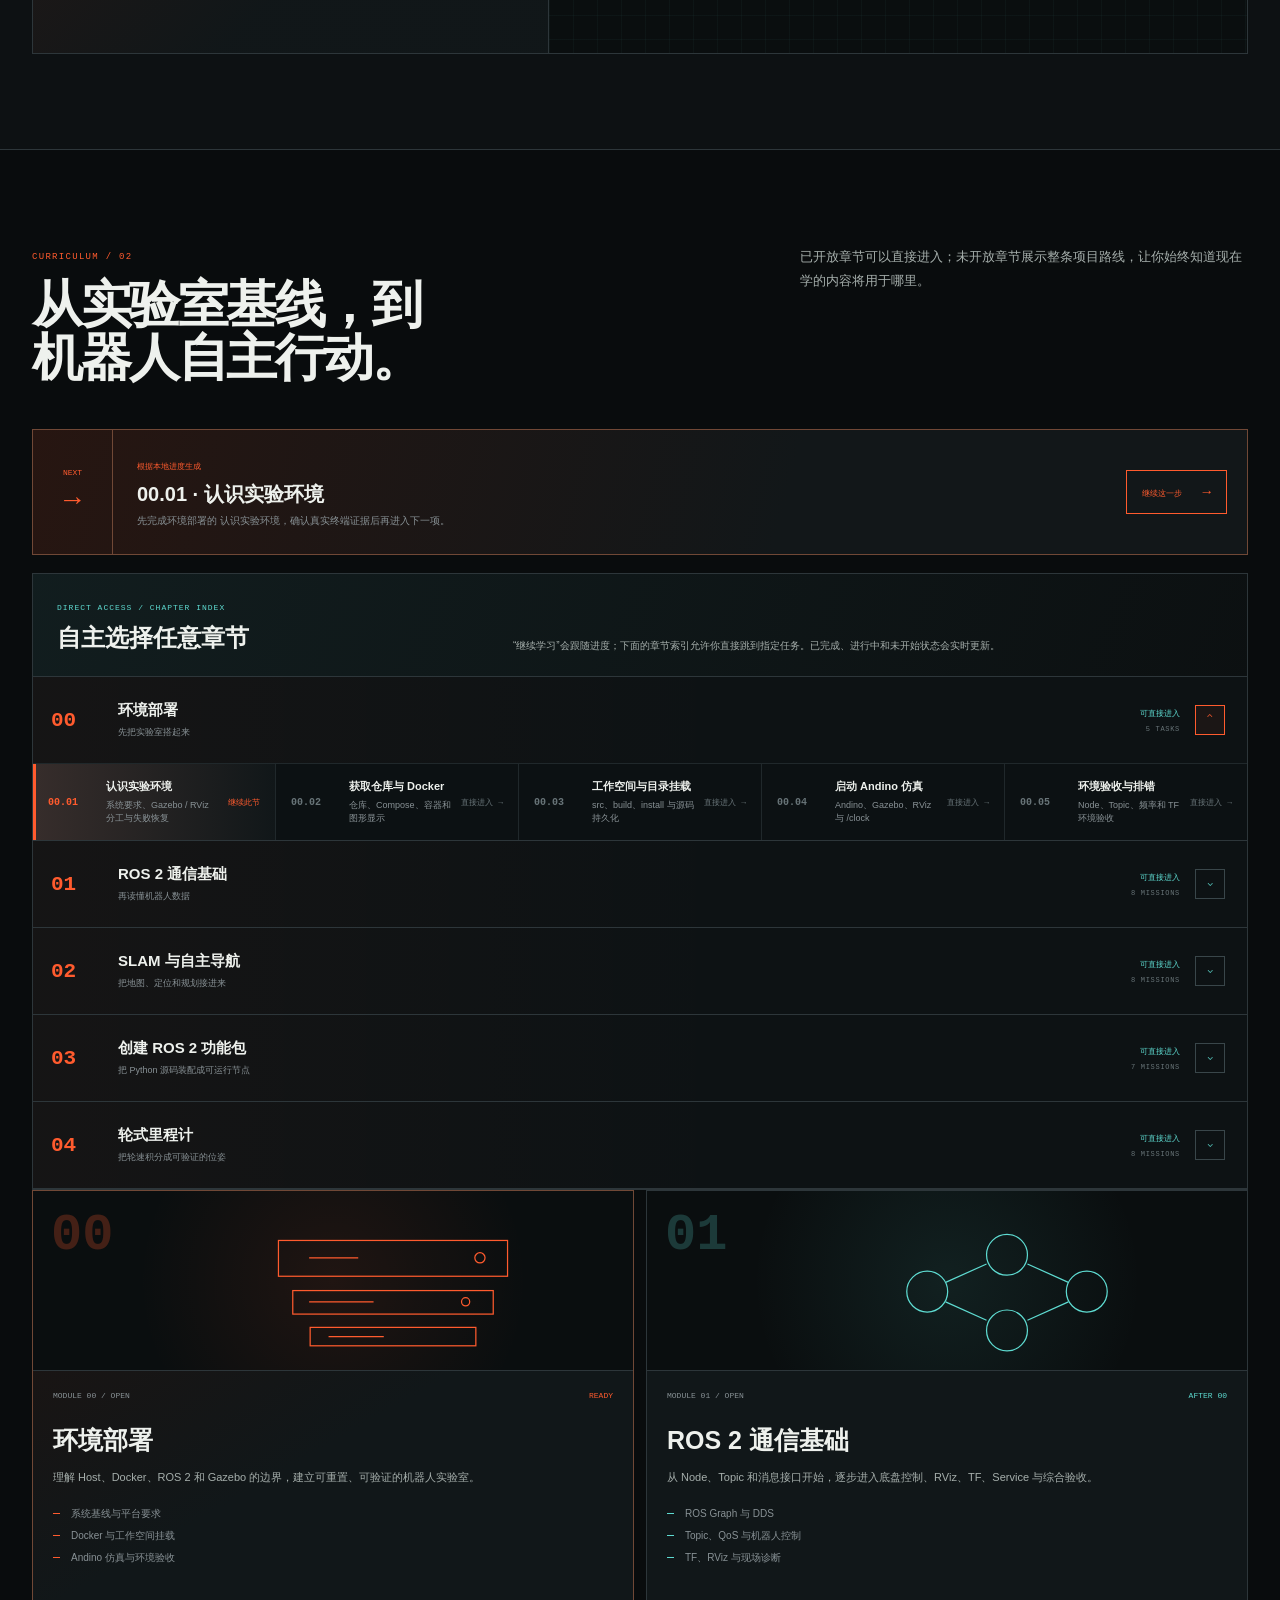
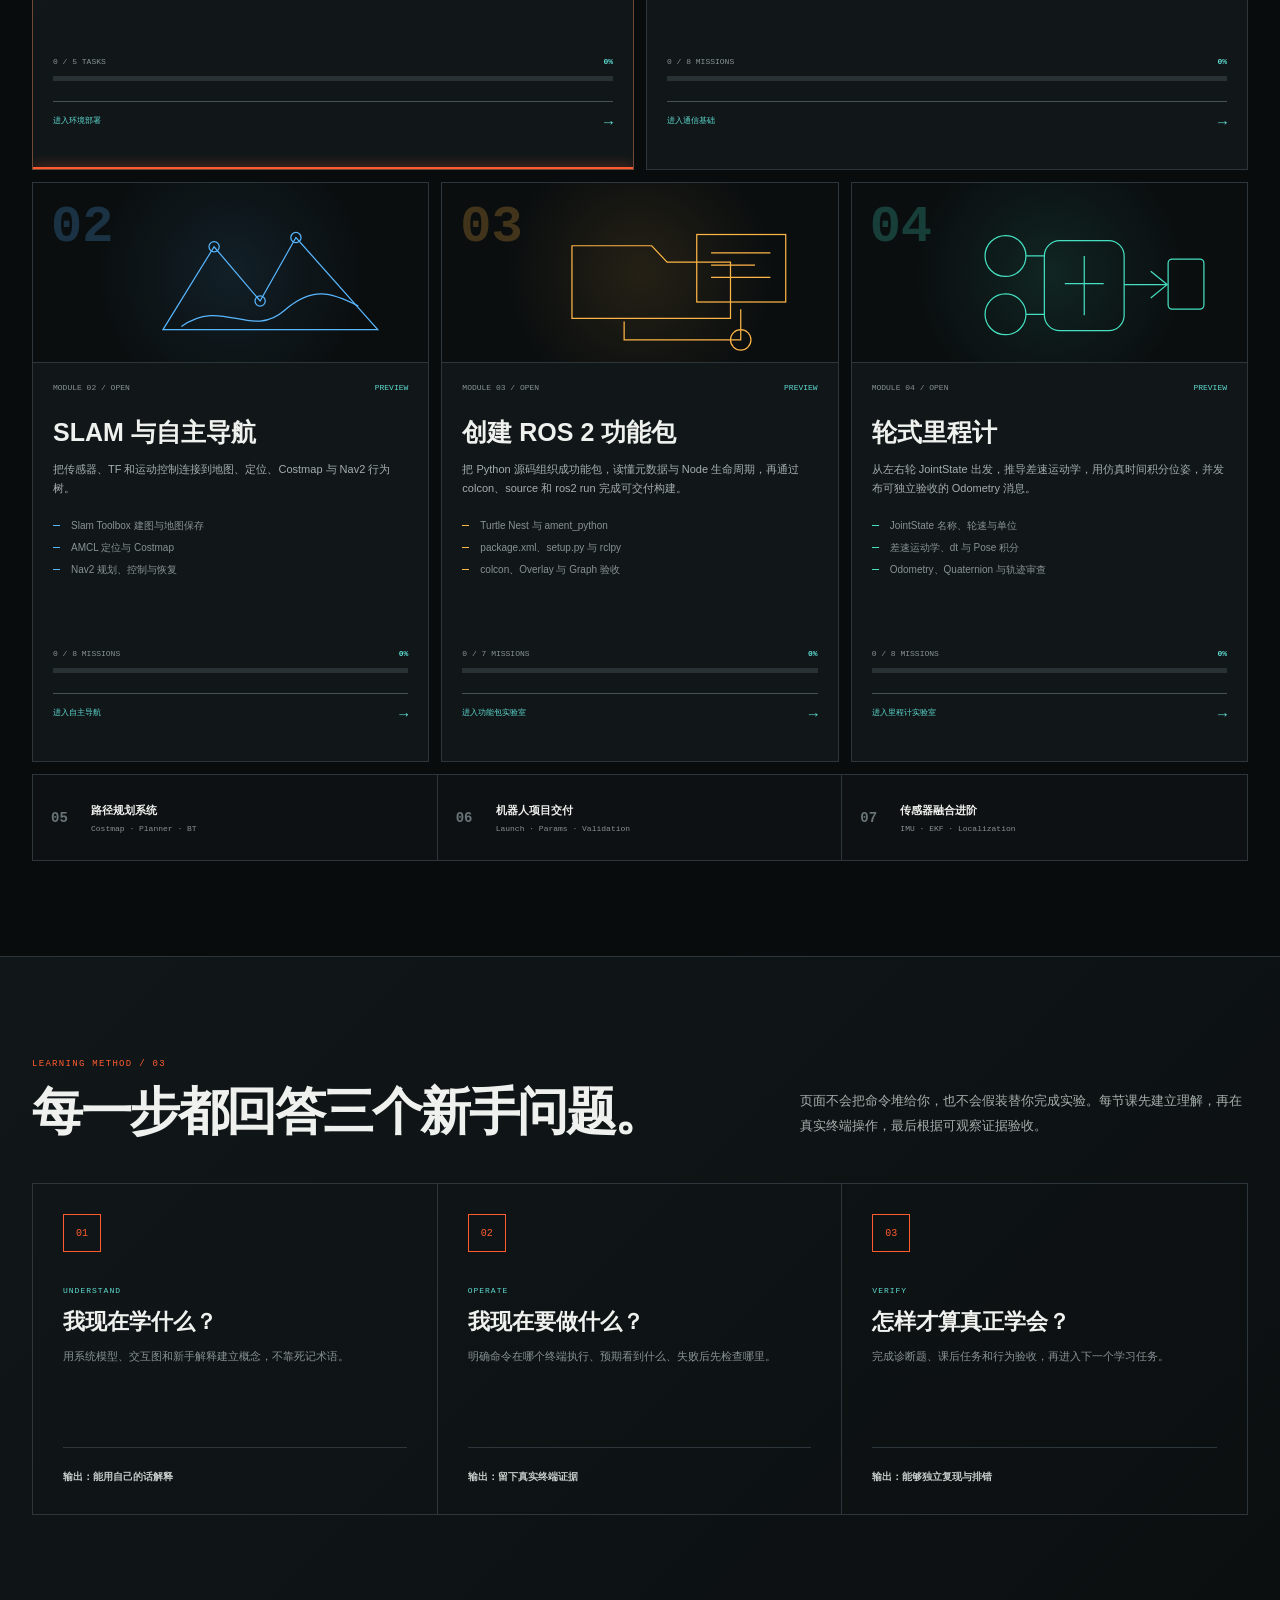
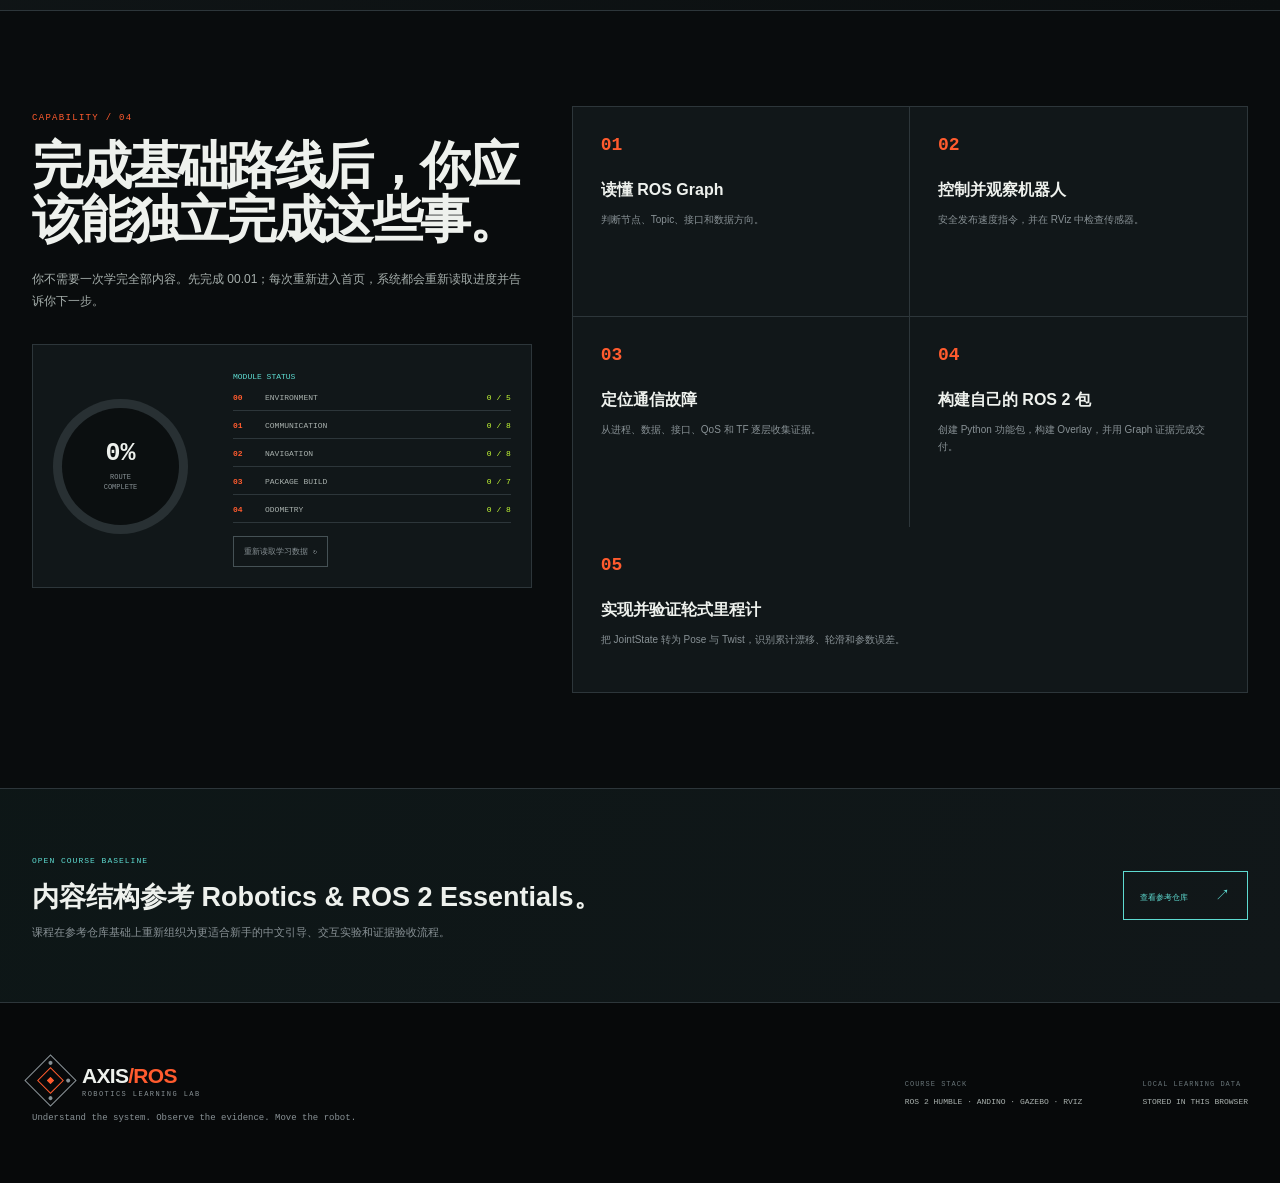
<file: modules/01/index.html>
<!doctype html>
<html lang="zh-CN">
  <head>
    <meta charset="UTF-8" />
    <meta name="viewport" content="width=device-width, initial-scale=1.0" />
    <meta name="description" content="ROS 2 通信基础课程模块" />
    <title>01 · ROS 2 通信基础 | AXIS/ROS</title>
    <link rel="icon" href="data:," />
    <script src="../../assets/js/entry-guard.js?v=20260818e" data-course-root="../.."></script>
    <link rel="stylesheet" href="../../assets/css/base.css?v=20260818f" />
    <link rel="stylesheet" href="./styles.css?v=20260818g" />
  </head>
  <body class="module01-body">
    <div class="scanlines" aria-hidden="true"></div>
    <header class="topbar">
      <a class="brand" href="../../index.html" aria-label="返回课程首页"><span class="brand-symbol"><i></i><i></i><i></i></span><span><b>AXIS</b><em>/ROS</em><small>COMMUNICATION FUNDAMENTALS</small></span></a>
      <div class="top-center"><span class="live-dot"></span>MODULE 01 LEARNING CONSOLE<span class="coordinate">ROS_DISTRO / HUMBLE</span></div>
      <div class="top-actions"><div class="profile">HZ<span>CADET / 07</span></div></div>
    </header>

    <div class="module01-shell">
      <aside class="module01-nav">
        <div class="module01-title course-rail-header"><span>COURSE MODULE</span><div><b>01</b><strong>ROS 2 通信基础</strong><small>COMMUNICATION BASICS</small></div></div>
        <div class="module01-progress"><div><span>模块进度</span><b id="module01Percent">0%</b></div><div class="module01-track"><i id="module01Bar"></i></div><small>8 MISSIONS · 278 MIN + PRACTICE</small></div>
        <nav class="course-module-links course-rail-nav" aria-label="课程模块"><span>COURSE ROUTE / 全局导航</span><a href="../../index.html"><span>HOME</span><div><b>课程首页</b><small>总览 · 路线 · 进度</small></div><i>⌂</i></a><a href="../00/index.html"><span>00</span><div><b>环境部署</b><small>Docker · Gazebo · Workspace</small></div><i id="module00State">—</i></a><a class="active" href="../01/index.html" aria-current="page"><span>01</span><div><b>ROS 2 通信基础</b><small>Nodes · Topics · TF · RViz</small></div><i>→</i></a><a href="../02/index.html"><span>02</span><div><b>SLAM 与自主导航</b><small>Slam Toolbox · Nav2 · AMCL</small></div><i>→</i></a><a href="../03/index.html"><span>03</span><div><b>创建 ROS 2 功能包</b><small>Python · colcon · rclpy</small></div><i>→</i></a><a href="../04/index.html"><span>04</span><div><b>轮式里程计</b><small>JointState · Pose · TF</small></div><i>→</i></a></nav>
        <div class="mission-filter"><span>FIND A MISSION</span><div><i>⌕</i><input id="missionFilterInput" aria-label="搜索学习任务" placeholder="搜索 Topic、TF、Service…" /></div><small id="missionFilterCount">8 MISSIONS VISIBLE</small></div>
        <nav class="foundation-list" aria-label="通信基础章节">
          <button class="active" data-mission="intro"><span>01.01</span><div><small>FOUNDATION</small><b>ROS 2 到底是什么</b><em>Framework · DDS · CLI</em></div><i>→</i></button>
          <button data-mission="nodes"><span>01.02</span><div><small>COMPUTATION</small><b>节点与计算图</b><em>Node · Discovery · Graph</em></div><i>02</i></button>
          <button data-mission="topics"><span>01.03</span><div><small>DATA FLOW</small><b>Topic 与消息</b><em>Pub · Sub · Interface</em></div><i>03</i></button>
          <button data-mission="control"><span>01.04</span><div><small>PRACTICAL LAB</small><b>控制 Andino 底盘</b><em>Twist · Safety · QoS</em></div><i>04</i></button>
          <button data-mission="rviz"><span>01.05</span><div><small>VISUALIZATION</small><b>RViz 传感器世界</b><em>Laser · Camera · Frame</em></div><i>05</i></button>
          <button data-mission="transforms"><span>01.06</span><div><small>SPATIAL DATA</small><b>TF 时间与变换调试</b><em>Buffer · Timestamp · Echo</em></div><i>06</i></button>
          <button data-mission="services"><span>01.07</span><div><small>REQUEST / RESPONSE</small><b>服务与客户端</b><em>Server · Client · Interface</em></div><i>07</i></button>
          <button data-mission="assessment"><span>01.08</span><div><small>MODULE CHECK</small><b>模块综合验收</b><em>Debug · Explain · Operate</em></div><i>08</i></button>
        </nav>
        <section class="side-learning-map" aria-label="阶段学习路线">
          <header><span>阶段学习路线</span><small>点击阶段，从该阶段第一项未完成任务继续</small></header>
          <button data-phase-missions="intro,nodes,topics" data-jump-mission="intro"><i>01</i><span><b>建立通信模型</b><small data-phase-progress>0 / 3 完成</small><em data-phase-action>从 01.01 开始 →</em></span></button>
          <button data-phase-missions="control,rviz" data-jump-mission="control"><i>02</i><span><b>操作与观察机器人</b><small data-phase-progress>0 / 2 完成</small><em data-phase-action>从 01.04 开始 →</em></span></button>
          <button data-phase-missions="transforms,services" data-jump-mission="transforms"><i>03</i><span><b>空间与请求响应</b><small data-phase-progress>0 / 2 完成</small><em data-phase-action>从 01.06 开始 →</em></span></button>
          <button data-phase-missions="assessment" data-jump-mission="assessment"><i>04</i><span><b>综合验收</b><small data-phase-progress>0 / 1 完成</small><em data-phase-action>进入 01.08 →</em></span></button>
        </section>
        <section class="phase-coach"><span>当前学习建议</span><b id="phaseCoachTitle">继续 01.01 · ROS 2 到底是什么</b><p id="phaseCoachText">先建立概念模型，再进入数据追踪和终端实验。</p><button id="phaseCoachAction" type="button">继续当前任务 →</button></section>
      </aside>

      <main class="module01-main">
        <section class="module01-hero">
          <div><span>LEARNING PATH / MODULE 01</span><h1>让多个程序<br /><em>组成一个机器人。</em></h1><p>ROS 2 的核心不是某个单独算法，而是一套让传感器、控制器、定位与规划程序彼此发现并交换数据的规则。本模块从零建立通信模型，再进入真实机器人实验。</p></div>
          <div class="module-blueprint"><div class="blueprint-title"><span>ROS GRAPH / MODULE MAP</span><b>8 MISSIONS</b></div><svg viewBox="0 0 620 390" aria-hidden="true"><path class="graph-wire" d="M110 195H225M295 195H405M475 195H550M260 160V90M440 160V90M260 230V300M440 230V300"/><g class="bp-node core"><rect x="225" y="160" width="70" height="70"/><text x="260" y="190">ROS</text><text x="260" y="207">GRAPH</text></g><g class="bp-node"><rect x="55" y="165" width="110" height="60"/><text x="110" y="190">SENSOR NODE</text><text x="110" y="207">/scan</text></g><g class="bp-node"><rect x="405" y="160" width="70" height="70"/><text x="440" y="190">TOPIC</text><text x="440" y="207">/cmd_vel</text></g><g class="bp-node"><rect x="510" y="165" width="90" height="60"/><text x="555" y="190">DRIVER</text><text x="555" y="207">MOTOR</text></g><g class="bp-node small"><rect x="215" y="40" width="90" height="50"/><text x="260" y="69">SERVICE</text></g><g class="bp-node small"><rect x="395" y="40" width="90" height="50"/><text x="440" y="69">ACTION</text></g><g class="bp-node small"><rect x="215" y="300" width="90" height="50"/><text x="260" y="329">TF TREE</text></g><g class="bp-node small"><rect x="395" y="300" width="90" height="50"/><text x="440" y="329">QOS / DDS</text></g></svg></div>
        </section>

        <section class="mission-selector-guide"><div><span>STARTING POINT</span><b id="missionGuideTitle">01.01 · ROS 2 到底是什么</b></div><div><span>WHY FIRST</span><b id="missionGuideWhy">先建立全局模型，后面的命令才不会变成死记硬背</b></div><button id="missionJump">开始当前任务 ↓</button></section>

        <section class="foundation-mission" id="foundationMission">
          <header class="foundation-head"><div><span id="foundationCode">MISSION 01.01</span><p id="foundationCategory">FOUNDATION / MENTAL MODEL</p><h2 id="foundationTitle">ROS 2 到底是什么？</h2><p id="foundationIntro">先建立一张整体地图：ROS 2 提供通信、工具、库和软件组织方式，但它不是传统意义上的操作系统。</p></div><div class="foundation-duration"><span>ESTIMATED</span><b id="foundationTime">20</b><small>MINUTES</small></div></header>

          <div class="newbie-route"><div><span>学完你能</span><b id="routeLearn">用自己的话解释 ROS 2、DDS、Node 和 Package</b></div><div><span>现在先做</span><b id="routeDo">查看系统分层，然后运行第一个 CLI 命令</b></div><div><span>课后任务</span><b id="routeAfter">向没有学过 ROS 的人做 60 秒解释</b></div></div>

          <nav class="lesson-stage-nav" aria-label="本节学习阶段"><button class="active" data-lesson-stage="concept"><i>01</i><span><b>先理解</b><small>先建立知识图谱</small></span></button><button data-lesson-stage="trace"><i>02</i><span><b>追踪数据</b><small>依次看完四站</small></span></button><button data-lesson-stage="lab"><i>03</i><span><b>终端实验</b><small>一次只做一步</small></span></button><button data-lesson-stage="assessment"><i>04</i><span><b>诊断验收</b><small>证据齐了再进入</small></span></button></nav>
          <div class="learning-guard module-learning-guard" id="moduleLearningGuard"><i>新手保护</i><div><b id="moduleGuardTitle">先建立一张简单的系统地图</b><small id="moduleGuardText">不用背术语。先知道数据从哪里来、经过哪里、最后被谁使用。</small></div><span id="moduleGuardState">理解阶段</span></div>

          <section class="foundation-concept-console" data-lesson-stage-panel="concept"><nav id="foundationConcepts" aria-label="本节核心概念"></nav><article class="foundation-concept-inspector"><span id="foundationConceptLabel">CONCEPT / 01</span><h3 id="foundationConceptTitle">核心概念</h3><p id="foundationConceptDefinition">选择上方概念查看解释。</p><div><b>进一步理解</b><p id="foundationConceptDetail">这里会说明概念边界、常见误区和实际作用。</p></div></article></section>

          <section class="mission-knowledge-map" data-lesson-stage-panel="concept">
            <header><span>KNOWLEDGE GRAPH / 本节知识图谱</span><h3>把本节放回完整 ROS 2 系统中。</h3><p>从左到右读出数据或职责如何传递。点击任一节点，职责面板会说明它的输入、输出与边界。</p></header>
            <div class="mission-knowledge-flow" id="missionKnowledgeFlow"></div>
            <div class="mission-model-inspector"><span>SELECTED SYSTEM ROLE</span><h3 id="modelDetailTitle">当前系统角色</h3><p id="modelDetailText">点击上方节点查看它在系统中的输入、输出与职责边界。</p></div>
            <div class="mission-knowledge-context"><div><span>前置知识</span><b id="missionKnowledgeBefore">先知道实验环境如何运行</b></div><div><span>本节要建立</span><b id="missionKnowledgeCurrent">建立完整的通信关系</b></div><div><span>后续会用于</span><b id="missionKnowledgeNext">下一节真实实验</b></div></div>
          </section>

          <section class="deep-dive-console" data-lesson-stage-panel="concept">
            <div class="deep-dive-nav"><span>CONCEPT DEEP DIVE</span><button class="active" data-deep-tab="why"><i>01</i><b>为什么需要它</b><small>WHY IT EXISTS</small></button><button data-deep-tab="how"><i>02</i><b>内部如何工作</b><small>HOW IT WORKS</small></button><button data-deep-tab="pitfall"><i>03</i><b>新手常见误区</b><small>COMMON PITFALL</small></button><button data-deep-tab="field"><i>04</i><b>真实机器人场景</b><small>FIELD APPLICATION</small></button></div>
            <div class="deep-dive-content"><span id="deepDiveLabel">WHY IT EXISTS</span><h3 id="deepDiveTitle">为什么机器人软件需要通信框架？</h3><p id="deepDiveText">传感器、驱动和算法的更新频率、开发语言与运行设备都可能不同。通信框架把这些差异隔离，让组件只依赖稳定接口。</p><div class="deep-dive-note"><b id="deepDiveNoteTitle">判断是否掌握</b><p id="deepDiveNoteText">你能解释“为什么不把所有功能写进一个程序”时，才算理解这一层。</p></div></div>
          </section>

          <section class="data-trace-section" data-lesson-stage-panel="trace" hidden>
            <div class="trace-copy"><span>DATA TRACE / INTERACTIVE</span><h3 id="traceTitle">跟踪一条数据如何穿过系统</h3><p id="traceIntro">依次点击右侧四个阶段。不要只记命令，要知道每一步产生了什么证据。</p><div class="trace-inspector"><span id="traceStepLabel">STAGE / 01</span><b id="traceStepTitle">数据生产者</b><p id="traceStepText">节点创建符合消息接口的数据，并交给发布端点。</p><small class="trace-command-note">观察命令预览 · 本阶段不要求执行</small><code id="traceStepCode">ros2 node info /publisher</code></div></div>
            <div class="trace-flow" id="traceFlow"><button class="active" data-trace-step="0"><i>01</i><span><b id="traceNode0">PRODUCER</b><small>产生数据</small></span></button><em>↓</em><button data-trace-step="1"><i>02</i><span><b id="traceNode1">INTERFACE</b><small>约束结构</small></span></button><em>↓</em><button data-trace-step="2"><i>03</i><span><b id="traceNode2">DDS TRANSPORT</b><small>发现与传输</small></span></button><em>↓</em><button data-trace-step="3"><i>04</i><span><b id="traceNode3">CONSUMER</b><small>处理数据</small></span></button></div>
          </section>

          <section class="foundation-lab" data-lesson-stage-panel="lab" hidden><div class="lab-copy"><span>新手终端实验</span><h3 id="labTitle">确认 ROS 2 命令行可用</h3><p id="labIntro">命令会按安全顺序出现。只操作当前亮起的一步，后续步骤会在确认真实证据后自动解锁。</p><div class="lab-prerequisite"><b>开始前先确认</b><p id="labPrerequisite">确认已经进入课程容器。</p></div><div class="lab-success"><b>做到什么才算完成</b><p id="labSuccess">能够看到 ros2 命令组，并知道 topic、node、pkg 分别查什么。</p></div><div class="lab-recovery"><b>如果这一步失败</b><p id="labRecovery">先保留完整错误，确认终端位置和前置程序；不要跳过当前步骤，也不要同时修改多个配置。</p></div></div><div class="foundation-terminal"><div class="terminal-head"><span>真实 ROS 2 终端</span><b>页面不会代替你执行</b></div><p class="terminal-disclaimer"><b>操作顺序：</b>① 先看 SIM / TALKER / LISTENER / INSPECT / COMMAND / SERVER / CLIENT，确认命令在哪个职责终端运行；② 复制并在真实终端执行；③ 只有输出符合“看到这个再确认”时才点击确认。看不到就停下排错，不要跳过。</p><div id="foundationCommands"></div><div class="foundation-output" id="foundationOutput"><i>READY</i> 从第一步开始，后续步骤暂时锁定。</div></div></section>

          <section class="scenario-lab" data-lesson-stage-panel="assessment" hidden><div class="scenario-copy"><span>FIELD SCENARIO</span><h3 id="scenarioTitle">机器人系统出现了一个真实故障</h3><p id="scenarioText">请选择最合理的第一步。重点不是猜答案，而是按证据缩小问题范围。</p><div class="scenario-rule"><b>调试规则</b><p>先观察，再定位，最后修改。一次只验证一个假设。</p></div></div><div class="scenario-workbench"><div class="scenario-symptom"><span>OBSERVED SYMPTOM</span><b id="scenarioSymptom">两个节点都在运行，但彼此没有交换数据。</b></div><div class="scenario-options" id="scenarioOptions"></div><p class="scenario-feedback" id="scenarioFeedback">等待你的判断_</p></div></section>

          <section class="foundation-summary" data-lesson-stage-panel="assessment" hidden><div><span>WHAT YOU LEARNED</span><h3>这一节结束后，检查自己是否真的掌握：</h3></div><div id="foundationChecks"></div></section>

          <section class="foundation-after" data-lesson-stage-panel="assessment" hidden><span>AFTER MISSION</span><div><h3 id="foundationAfterTitle">60 秒解释挑战</h3><p id="foundationAfterText">不使用术语堆砌，向朋友解释 ROS 2 为什么能让多个程序组成一个机器人。</p><div class="completion-gates"><span id="cliGate">TERMINAL EVIDENCE · 0/3</span><span id="scenarioGate">SCENARIO · PENDING</span></div></div><button id="completeFoundation">COMPLETE MISSION <i>→</i></button></section>
        </section>

        <footer class="module01-footer"><button id="previousFoundation">← PREVIOUS</button><div><span>NEXT MISSION</span><b id="nextFoundationName">01.02 · 节点与计算图</b></div><button id="nextFoundation">NEXT MISSION →</button></footer>
      </main>

      <aside class="module01-status">
        <div class="module-status-title"><span>LEARNING MAP</span><b>01</b></div>
        <div class="module-gauge"><div><b id="foundationPercent">0%</b><span>FOUNDATION<br />COMPLETE</span></div></div>
        <div class="current-mission-evidence"><span>CURRENT MISSION / 当前任务证据</span><header><i id="statusMissionCode">01.01</i><b id="statusMissionTitle">ROS 2 到底是什么</b></header><div id="missionConceptGate"><i>01</i><b>先理解<small>当前进入点</small></b></div><div id="missionTraceGate"><i>02</i><b>数据追踪<small>0 / 4 个节点</small></b></div><div id="missionLabGate"><i>03</i><b>终端实验<small>0 / 3 条证据</small></b></div><div id="missionAssessmentGate"><i>04</i><b>诊断验收<small>等待终端证据</small></b></div></div>
        <div class="foundation-next"><span>CURRENT ACTION</span><b id="foundationNextAction">查看四层模型并运行第一个命令</b><button id="foundationStatusJump">带我到下一步 ↓</button></div>
        <div class="quick-command-rail"><span>COMMAND QUICK REFERENCE</span><button data-copy-command="ros2 node list"><code>ros2 node list</code><small>查看节点</small><i>COPY</i></button><button data-copy-command="ros2 topic list"><code>ros2 topic list</code><small>查看 Topic</small><i>COPY</i></button><button data-copy-command="ros2 topic info /cmd_vel"><code>ros2 topic info /cmd_vel</code><small>检查接口</small><i>COPY</i></button><button data-copy-command="ros2 run tf2_tools view_frames"><code>ros2 run tf2_tools view_frames</code><small>生成 TF 树</small><i>COPY</i></button></div>
        <div class="mini-glossary"><span>CORE GLOSSARY</span><details open><summary>Node <i>+</i></summary><p>独立运行的计算单元。</p></details><details><summary>Topic <i>+</i></summary><p>异步发布订阅数据通道。</p></details><details><summary>TF <i>+</i></summary><p>带时间的坐标变换关系。</p></details><details><summary>QoS <i>+</i></summary><p>DDS 的可靠性和历史策略。</p></details><details><summary>Service <i>+</i></summary><p>一次请求对应一次响应。</p></details></div>
        <div class="debug-principles"><span>FIELD DEBUG PRINCIPLES</span><ol><li>确认进程是否存在</li><li>确认数据是否产生</li><li>确认接口是否匹配</li><li>确认 QoS 是否兼容</li><li>确认 TF 是否连通</li><li>修复后重复原始测试</li></ol></div>
      </aside>
    </div>
    <div class="toast" id="moduleToast" role="status"></div>
    <script src="../../assets/js/page-transition.js?v=20260818f"></script>
    <script src="./content.js?v=20260818f"></script>
    <script src="./missions.js?v=20260818e"></script>
    <script src="./app.js?v=20260818h"></script>
  </body>
</html>
</file>
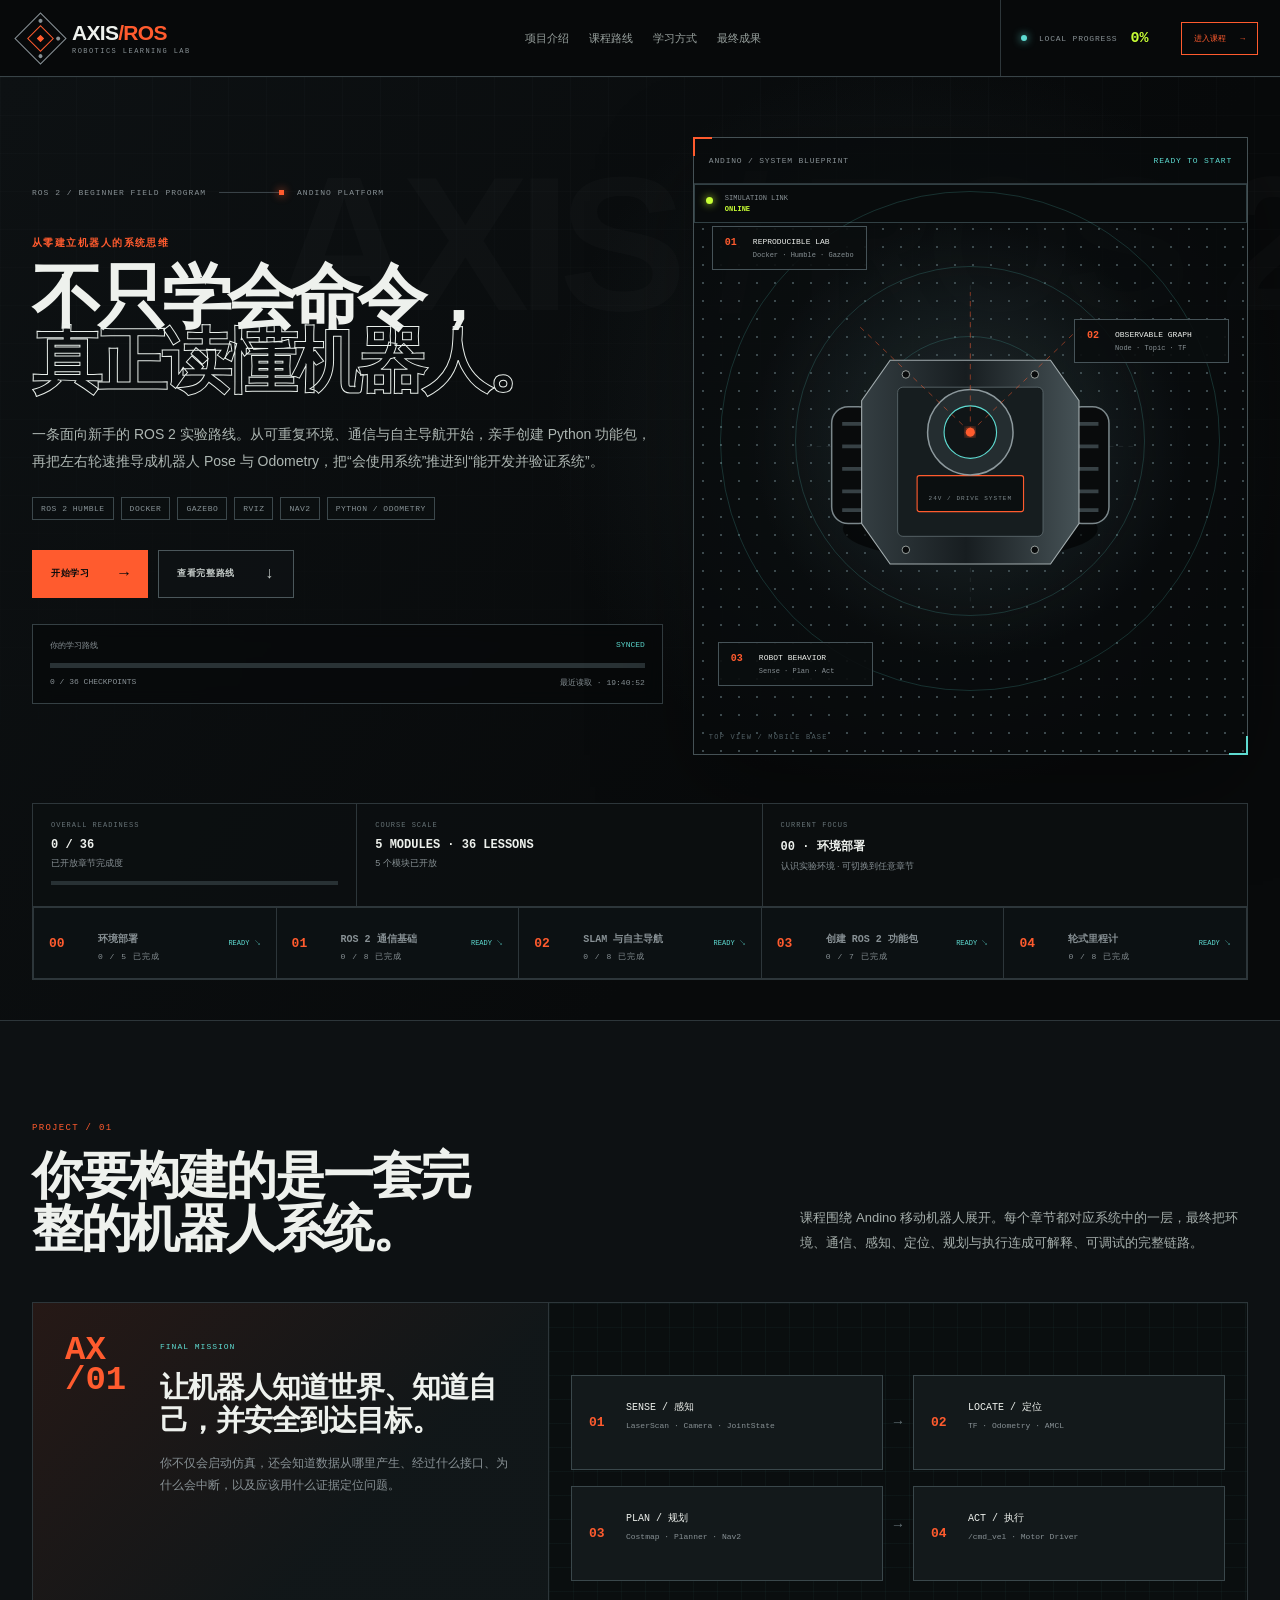
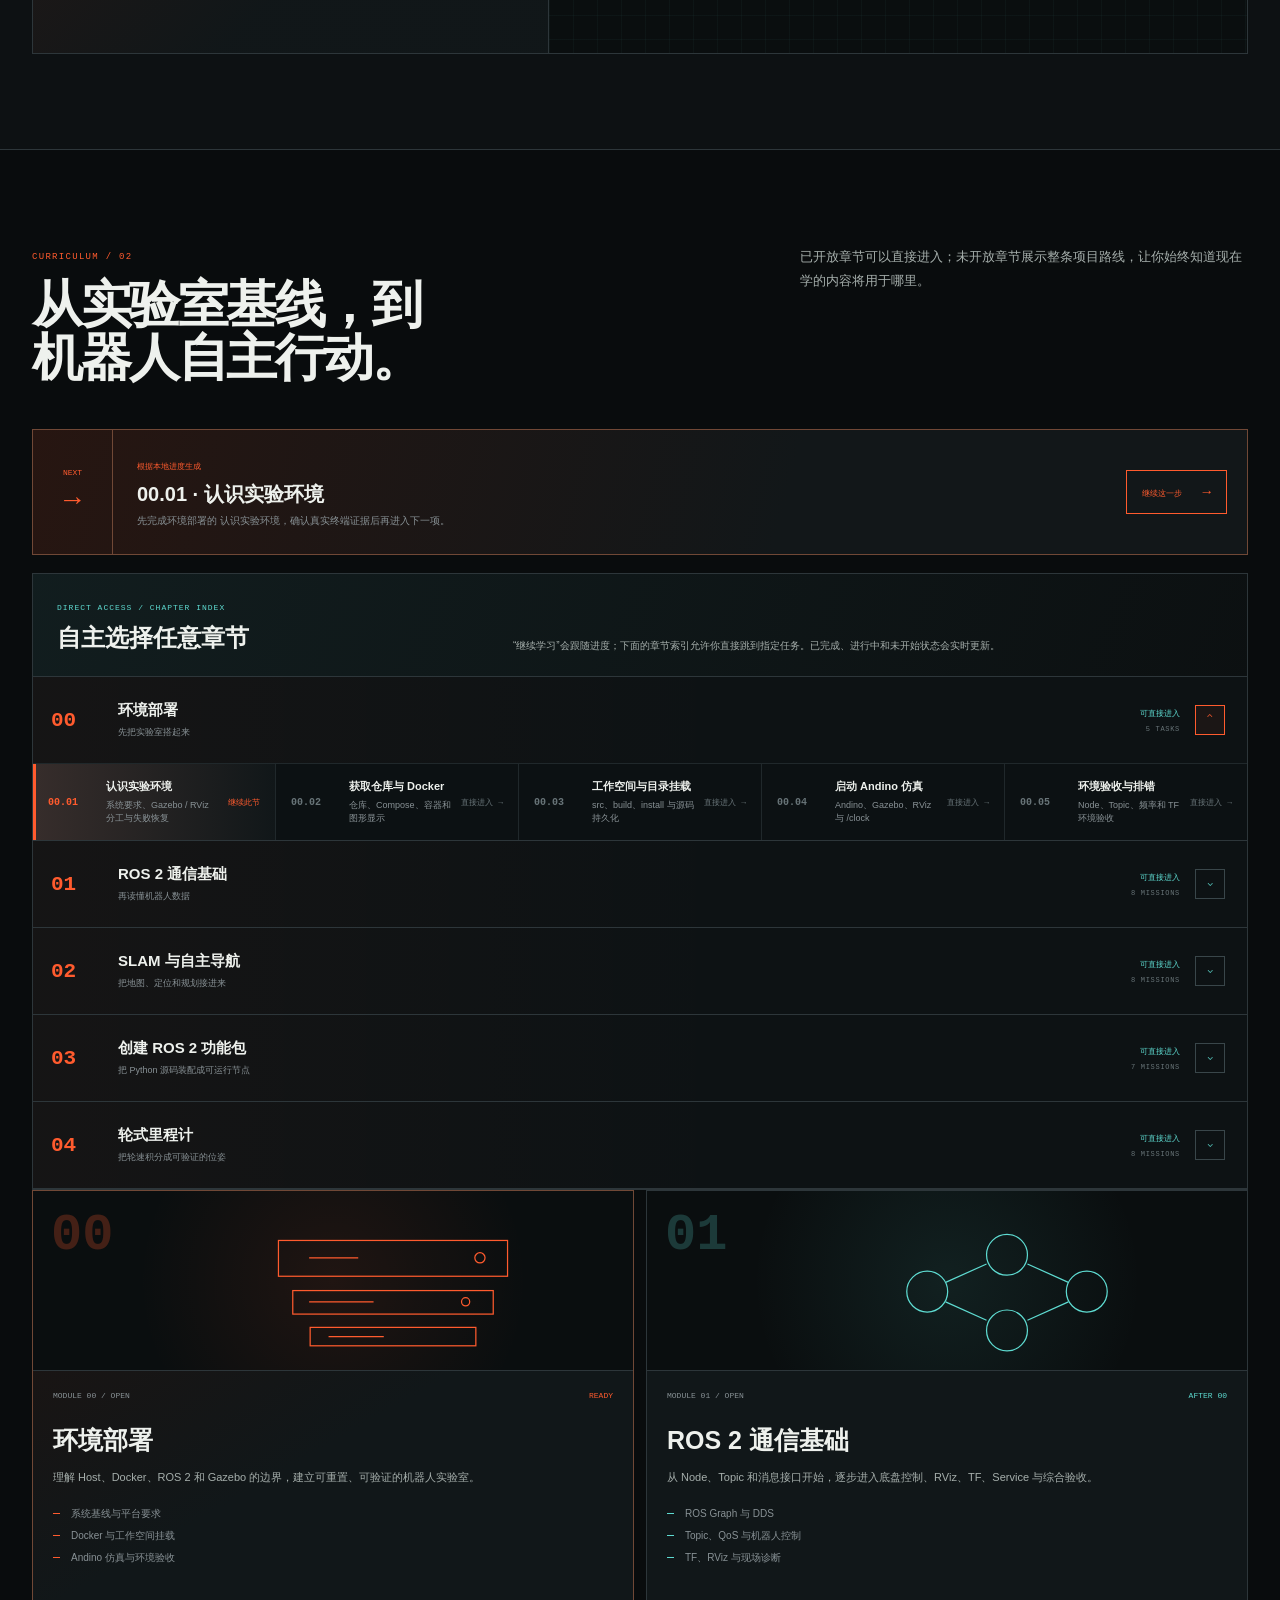
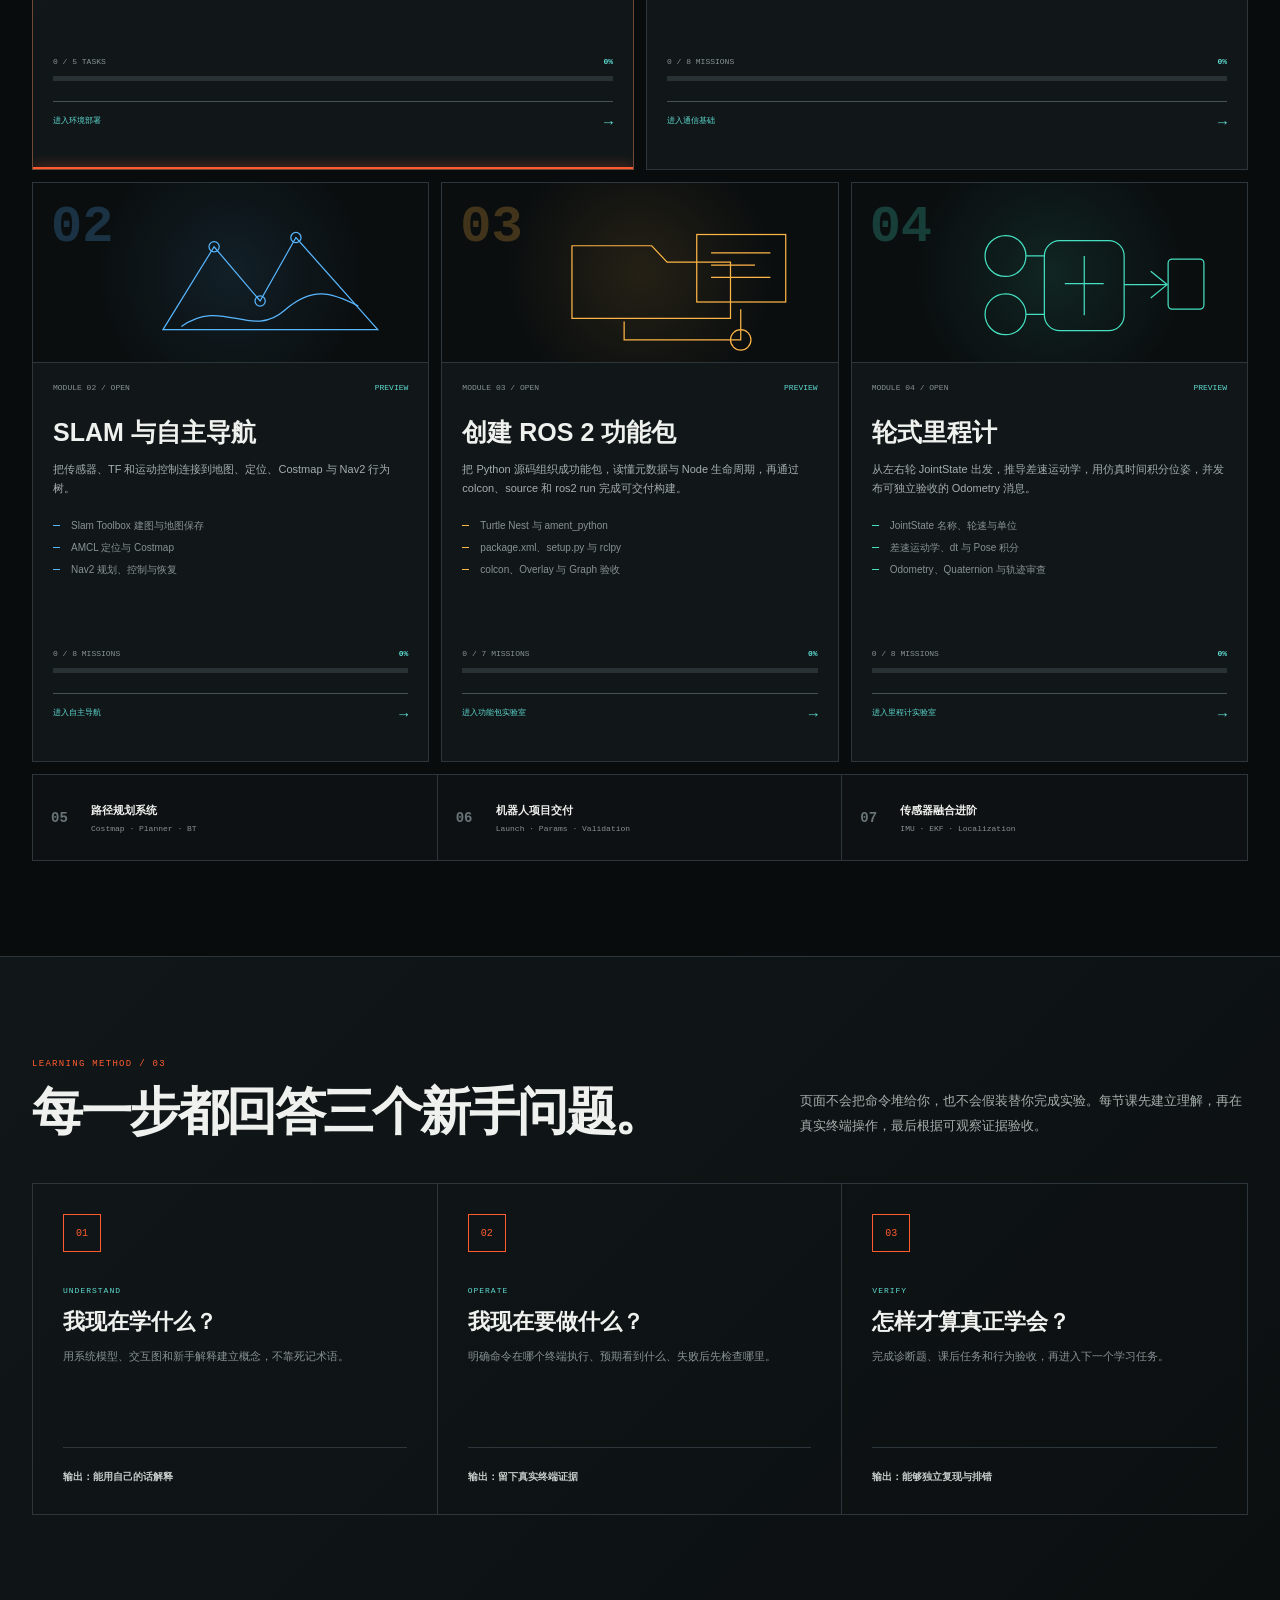
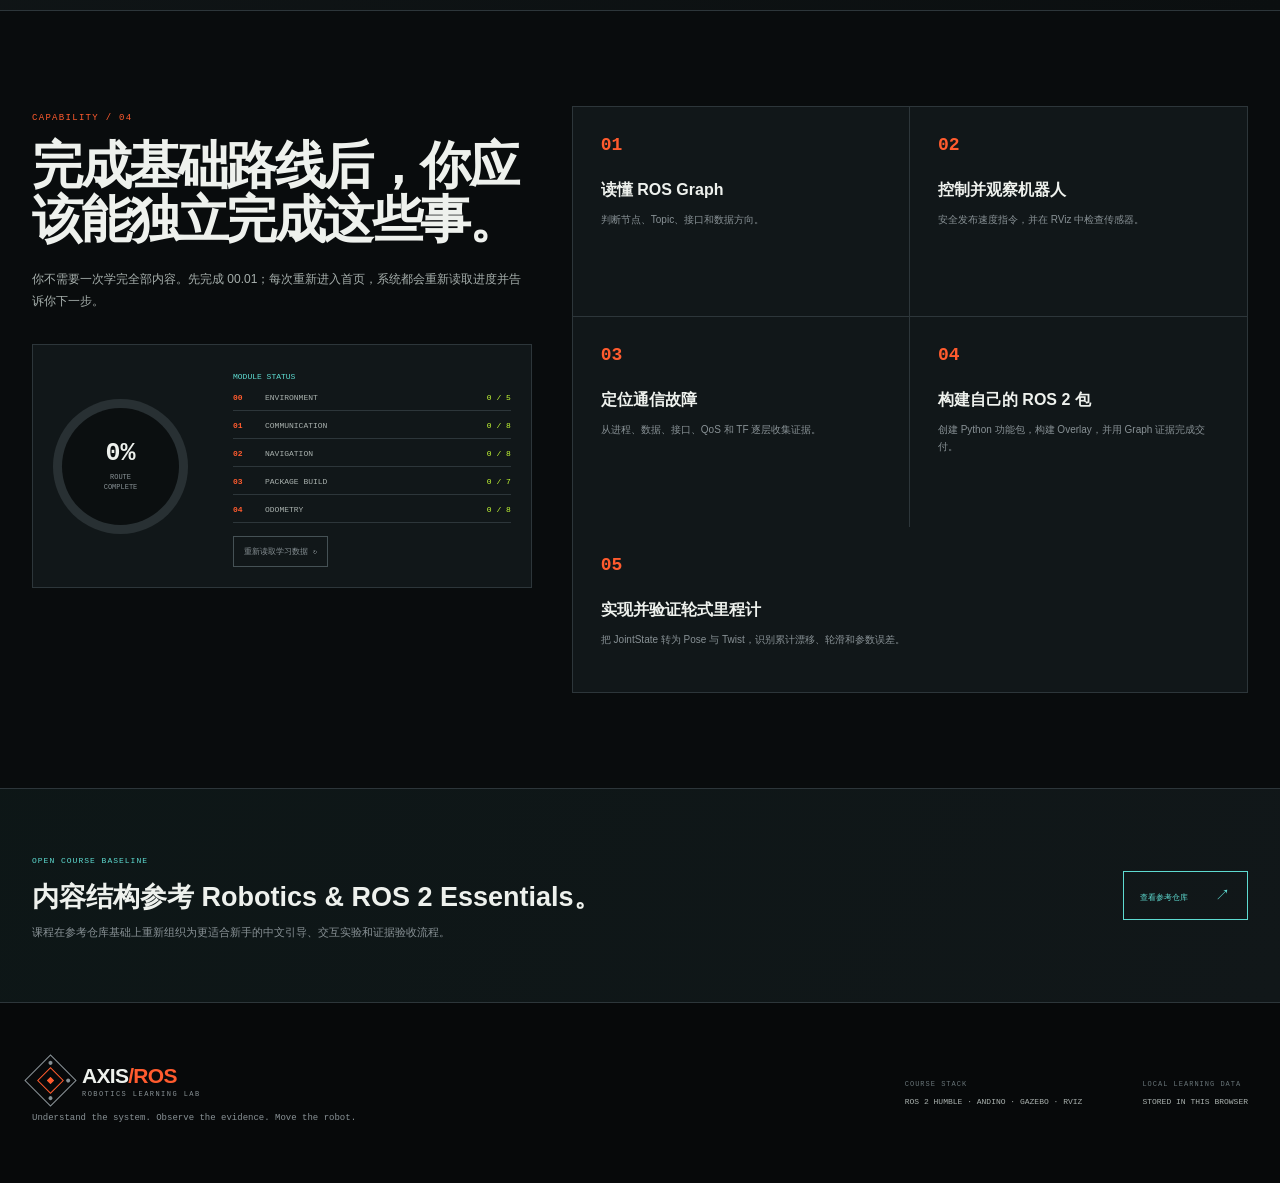
<file: modules/02/index.html>
<!doctype html>
<html lang="zh-CN">
  <head>
    <meta charset="UTF-8" />
    <meta name="viewport" content="width=device-width, initial-scale=1.0" />
    <meta name="description" content="ROS 2 SLAM 与自主导航新手课程模块" />
    <title>02 · SLAM 与自主导航 | AXIS/ROS</title>
    <link rel="icon" href="data:," />
    <script src="../../assets/js/entry-guard.js?v=20260818e" data-course-root="../.."></script>
    <link rel="stylesheet" href="../../assets/css/base.css?v=20260818f" />
    <link rel="stylesheet" href="./styles.css?v=20260818f" />
  </head>
  <body class="module02-body">
    <div class="scanlines" aria-hidden="true"></div>
    <header class="topbar module02-topbar">
      <a class="brand" href="../../index.html" aria-label="返回课程首页">
        <span class="brand-symbol"><i></i><i></i><i></i></span>
        <span><b>AXIS</b><em>/ROS</em><small>AUTONOMOUS NAVIGATION LAB</small></span>
      </a>
      <div class="top-center"><span class="live-dot"></span>MODULE 02 MAPPING CONSOLE<span class="coordinate">ROS_DISTRO / HUMBLE</span></div>
      <div class="top-actions"><div class="profile">HZ<span>CADET / 07</span></div></div>
    </header>

    <div class="module02-shell">
      <aside class="module02-nav">
        <div class="module02-title course-rail-header">
          <span>COURSE MODULE</span>
          <div><b>02</b><strong>SLAM 与自主导航</strong><small>MAPPING · LOCALIZATION · NAV2</small></div>
        </div>
        <div class="module02-progress">
          <div><span>模块进度</span><b id="module02Percent">0%</b></div>
          <i><em id="module02Bar"></em></i>
          <small>8 MISSIONS · BEGINNER FIELD ROUTE</small>
        </div>
        <nav class="course-module-links course-rail-nav" aria-label="课程模块">
          <span>COURSE ROUTE / 全局导航</span>
          <a href="../../index.html"><span>HOME</span><div><b>课程首页</b><small>总览 · 路线 · 进度</small></div><i>⌂</i></a>
          <a href="../00/index.html"><span>00</span><div><b>环境部署</b><small>Docker · Gazebo · Workspace</small></div><i id="module02EnvState">○</i></a>
          <a href="../01/index.html"><span>01</span><div><b>ROS 2 通信基础</b><small>Nodes · Topics · TF · RViz</small></div><i id="module02CommState">○</i></a>
          <a class="active" href="../02/index.html" aria-current="page"><span>02</span><div><b>SLAM 与自主导航</b><small>Map · AMCL · Nav2</small></div><i>→</i></a>
          <a href="../03/index.html"><span>03</span><div><b>创建 ROS 2 功能包</b><small>Python · colcon · rclpy</small></div><i>→</i></a>
          <a href="../04/index.html"><span>04</span><div><b>轮式里程计</b><small>JointState · Pose · TF</small></div><i>→</i></a>
        </nav>

        <div class="mission-filter module02-filter">
          <span>FIND A MISSION</span>
          <div><i>⌕</i><input id="module02Filter" aria-label="搜索导航任务" placeholder="搜索地图、AMCL、Costmap…" /></div>
          <small id="module02FilterCount">8 MISSIONS VISIBLE</small>
        </div>

        <nav class="module02-lesson-list" aria-label="SLAM 与导航章节">
          <button class="active" data-lesson="slam_model"><span>02.01</span><div><small>MENTAL MODEL</small><b>先看懂 SLAM</b><em>Scan · Pose · Grid</em></div><i>→</i></button>
          <button data-lesson="mapping_launch"><span>02.02</span><div><small>SYSTEM STARTUP</small><b>启动在线建图</b><em>Toolbox · /map · TF</em></div><i>02</i></button>
          <button data-lesson="mapping_drive"><span>02.03</span><div><small>MAPPING OPERATION</small><b>覆盖与闭环质量</b><em>Teleop · Loop · Review</em></div><i>03</i></button>
          <button data-lesson="map_save"><span>02.04</span><div><small>MAP ARTIFACT</small><b>保存与校验地图</b><em>YAML · PNG · Volume</em></div><i>04</i></button>
          <button data-lesson="localization"><span>02.05</span><div><small>LOCALIZATION</small><b>AMCL 初始定位</b><em>Particles · Initial Pose</em></div><i>05</i></button>
          <button data-lesson="nav2_stack"><span>02.06</span><div><small>PLAN + CONTROL</small><b>Nav2 目标与执行</b><em>Action · Costmap · Cmd</em></div><i>06</i></button>
          <button data-lesson="recovery"><span>02.07</span><div><small>FIELD DEBUG</small><b>故障隔离与恢复</b><em>Observe · Isolate · Retry</em></div><i>07</i></button>
          <button data-lesson="field_assessment"><span>02.08</span><div><small>MODULE CHECK</small><b>综合自主导航任务</b><em>Map · Locate · Navigate</em></div><i>08</i></button>
        </nav>

        <section class="module02-phase-map">
          <span>LEARNING PHASES</span>
          <div><i>01</i><b>建立地图<small>02.01–02.04</small></b></div>
          <div><i>02</i><b>获得定位<small>02.05</small></b></div>
          <div><i>03</i><b>规划与执行<small>02.06–02.07</small></b></div>
          <div><i>04</i><b>综合交付<small>02.08</small></b></div>
        </section>
      </aside>

      <main class="module02-main">
        <section class="module02-hero">
          <div class="module02-hero-copy">
            <span>LEARNING PATH / MODULE 02</span>
            <h1>让机器人<br /><em>知道自己在哪。</em></h1>
            <p>从一束束 LaserScan 开始建立地图，再用 AMCL 找到机器人位姿，最后让 Nav2 把目标转换为路径和速度。你会看到完整的“感知 → 定位 → 规划 → 执行”闭环。</p>
            <div class="hero-status-strip"><div><small>INPUT</small><b>/scan + TF</b></div><div><small>STATE</small><b>map → base_link</b></div><div><small>OUTPUT</small><b>/cmd_vel</b></div></div>
          </div>
          <div class="navigation-blueprint" aria-label="SLAM 与导航系统蓝图">
            <div class="blueprint-head"><span>AUTONOMY STACK / LIVE SCHEMATIC</span><b>8 MISSIONS</b></div>
            <svg viewBox="0 0 620 470" role="img" aria-label="机器人地图与规划路径示意图">
              <defs>
                <pattern id="mapGrid" width="28" height="28" patternUnits="userSpaceOnUse"><path d="M28 0H0V28" /></pattern>
                <filter id="navGlow"><feGaussianBlur stdDeviation="3" result="b"/><feMerge><feMergeNode in="b"/><feMergeNode in="SourceGraphic"/></feMerge></filter>
              </defs>
              <rect class="map-grid" x="35" y="55" width="550" height="360" />
              <path class="map-wall" d="M80 105H250V160H330V92H530V225H470V350H340V390H145V320H80Z" />
              <path class="map-wall secondary" d="M145 160V265H250V320M330 160V270H405V350" />
              <path class="planned-path" d="M125 280C175 240 215 278 270 230S365 180 420 215S470 180 510 145" />
              <g class="path-points"><circle cx="125" cy="280" r="7"/><circle cx="270" cy="230" r="5"/><circle cx="420" cy="215" r="5"/><circle cx="510" cy="145" r="8"/></g>
              <g class="robot-marker" transform="translate(125 280)"><circle r="25"/><path d="M0-20L13 10L0 5L-13 10Z"/></g>
              <g class="scan-rays" transform="translate(125 280)"><path d="M0 0L-66-46M0 0L-78 7M0 0L-54 62M0 0L12-78M0 0L70-44"/></g>
              <g class="blueprint-labels"><text x="55" y="82">OCCUPANCY GRID / MAP</text><text x="442" y="126">GOAL POSE</text><text x="285" y="215">GLOBAL PATH</text><text x="70" y="373">AMCL POSE</text></g>
            </svg>
            <div class="blueprint-legend"><span><i class="lime"></i>KNOWN FREE</span><span><i class="cyan"></i>PLANNED PATH</span><span><i class="orange"></i>ROBOT POSE</span></div>
          </div>
        </section>

        <section class="module02-entry-guide">
          <div><span>CURRENT LESSON</span><b id="lessonGuideTitle">02.01 · 先看懂 SLAM</b></div>
          <div><span>WHY NOW</span><b id="lessonGuideReason">先建立地图生成链，避免把 RViz 画面误当作 SLAM 本身</b></div>
          <button id="lessonGuideAction" type="button">进入本节初始界面 <i>↓</i></button>
        </section>

        <section class="module02-lesson" id="module02Lesson">
          <header class="lesson-head">
            <div><span id="lessonCode">02.01</span><p id="lessonCategory">MENTAL MODEL / MAPPING</p><h2 id="lessonTitle">先看懂 SLAM：机器人怎样边走边画地图</h2><p id="lessonIntro"></p></div>
            <div class="lesson-time"><span>ESTIMATED</span><b id="lessonTime">32</b><small>MINUTES</small></div>
          </header>

          <div class="lesson-route">
            <div><span>学完你能</span><b id="lessonLearn"></b></div>
            <div><span>现在先做</span><b id="lessonDo"></b></div>
            <div><span>课后任务</span><b id="lessonAfter"></b></div>
          </div>

          <nav class="module02-stage-nav" aria-label="本节学习阶段">
            <button class="active" data-stage="understand"><i>01</i><span><b>先理解</b><small>建立概念和前后关系</small></span></button>
            <button data-stage="chain"><i>02</i><span><b>看系统链</b><small>依次追踪四个节点</small></span></button>
            <button data-stage="lab"><i>03</i><span><b>做真实实验</b><small>一次只确认一步</small></span></button>
            <button data-stage="verify"><i>04</i><span><b>验收与任务</b><small>诊断、复盘、交付</small></span></button>
          </nav>

          <div class="learning-guard module02-learning-guard" id="module02LearningGuard">
            <i>新手保护</i>
            <div><b id="module02GuardTitle">先用白话理解 SLAM</b><small id="module02GuardText">依次查看三个概念；不需要背定义，要能说清它们为什么互相依赖。</small></div>
            <span id="module02GuardState">理解阶段</span>
          </div>

          <section class="stage-panel understand-panel" data-stage-panel="understand">
            <div class="prerequisite-card"><span>开始前先确认</span><p id="lessonPrerequisite"></p></div>
            <div class="concept-workbench">
              <nav id="conceptSelector" aria-label="本节核心概念"></nav>
              <article class="concept-inspector">
                <span id="conceptLabel">CONCEPT / 01</span>
                <h3 id="conceptTitle">核心概念</h3>
                <p id="conceptDefinition"></p>
                <div><b>边界、误区与实际作用</b><p id="conceptDetail"></p></div>
              </article>
            </div>
            <div class="knowledge-bridge">
              <div><span>从哪里接过来</span><b id="knowledgeBefore"></b></div>
              <i>→</i><div><span>本节建立什么</span><b id="knowledgeCurrent"></b></div>
              <i>→</i><div><span>下一节用在哪里</span><b id="knowledgeNext"></b></div>
            </div>
          </section>

          <section class="stage-panel chain-panel" data-stage-panel="chain" hidden>
            <header><div><span>SYSTEM CHAIN / INTERACTIVE</span><h3>沿箭头找到数据第一次失效的位置。</h3></div><p>四个节点必须按顺序查看。这里解释系统关系，命令只是观察点预览；正式执行放在下一阶段。</p></header>
            <div class="system-chain-workbench">
              <div class="system-chain-nodes" id="systemChainNodes"></div>
              <article class="system-node-inspector">
                <span id="systemNodeTag">NODE / 01</span>
                <h3 id="systemNodeTitle"></h3>
                <b id="systemNodeRole"></b>
                <p id="systemNodeDetail"></p>
                <div><span>观察点预览 · 暂不执行</span><code id="systemNodePreview"></code></div>
              </article>
            </div>
          </section>

          <section class="stage-panel lab-panel" data-stage-panel="lab" hidden>
            <div class="lab-brief">
              <div><span>REAL TERMINAL LAB</span><h3 id="labTitle"></h3><p id="labIntro"></p></div>
              <div><b>做到什么才算完成</b><p id="labSuccess"></p></div>
              <div><b>失败时停在哪里</b><p id="labRecovery"></p></div>
            </div>
            <p class="terminal-honesty"><b>页面不会替你执行命令：</b>先确认终端职责和必须保持运行的进程，再复制到真实课程容器。只有看到与说明一致的证据，才勾选并确认；失败时不允许跳步。</p>
            <div class="module02-command-list" id="module02Commands"></div>
            <div class="module02-output" id="module02Output"><i>READY</i> 从第一步开始，后续步骤暂时锁定。</div>
          </section>

          <section class="stage-panel verify-panel" data-stage-panel="verify" hidden>
            <div class="diagnostic-scenario">
              <div class="scenario-copy">
                <span>FIELD DIAGNOSIS</span>
                <h3 id="scenarioTitle"></h3>
                <div><span>OBSERVED SYMPTOM</span><b id="scenarioSymptom"></b></div>
                <p id="scenarioQuestion"></p>
              </div>
              <div class="scenario-console">
                <div id="scenarioOptions"></div>
                <p id="scenarioFeedback">先观察证据，再选择第一项检查_</p>
              </div>
            </div>
            <section class="mastery-checks">
              <header><span>WHAT YOU LEARNED</span><h3>用自己的话回答，再展开核对。</h3><p>这些问题只使用本节已经讲过的内容。每项核对后会记入本节验收。</p></header>
              <div id="masteryChecks"></div>
            </section>
            <section class="after-mission">
              <span>AFTER LESSON / INDEPENDENT TASK</span>
              <div><h3 id="afterTitle"></h3><p id="afterText"></p><b id="afterDeliverable"></b><div class="completion-gates"><i id="labGate">实验证据 · 0/4</i><i id="scenarioGate">诊断 · 待完成</i><i id="checkGate">掌握检查 · 0/3</i></div></div>
              <button id="completeLesson" type="button">确认完成本节 <i>→</i></button>
            </section>
          </section>
        </section>

        <footer class="module02-footer">
          <button id="previousLesson" type="button">← PREVIOUS</button>
          <div><span>NEXT MISSION</span><b id="nextLessonName">02.02 · 启动在线建图</b></div>
          <button id="nextLesson" type="button">NEXT MISSION →</button>
        </footer>
      </main>

      <aside class="module02-status">
        <div class="module02-status-inner">
          <div class="module-status-title"><span>READINESS PANEL</span><b>02</b></div>
          <div class="module02-gauge"><div><b id="module02GaugePercent">0%</b><span>NAVIGATION<br />READY</span></div></div>
          <section class="prerequisite-readiness" id="prerequisiteReadiness">
            <span>ENTRY READINESS / 建议前置</span>
            <div><i id="readiness00">○</i><b>模块 00<small>环境与仿真基线</small></b></div>
            <div><i id="readiness01">○</i><b>模块 01<small>Topic、TF 与控制</small></b></div>
            <p id="readinessMessage">可以预览本章；真实实验前建议先完成前置模块。</p>
          </section>
          <section class="current-lesson-evidence">
            <span>CURRENT LESSON / 当前任务证据</span>
            <header><i id="statusLessonCode">02.01</i><b id="statusLessonTitle">先看懂 SLAM</b></header>
            <div id="statusUnderstand"><i>01</i><b>先理解<small>当前进入点</small></b></div>
            <div id="statusChain"><i>02</i><b>系统链<small>0 / 4 个节点</small></b></div>
            <div id="statusLab"><i>03</i><b>真实实验<small>0 / 4 条证据</small></b></div>
            <div id="statusVerify"><i>04</i><b>验收任务<small>等待实验证据</small></b></div>
          </section>
          <section class="current-action">
            <span>CURRENT ACTION</span>
            <b id="currentActionText">先查看第一个核心概念</b>
            <button id="currentActionButton" type="button">带我到下一步 ↓</button>
          </section>
          <section class="terminal-matrix">
            <span>TERMINAL RESPONSIBILITIES</span>
            <div><i>SIM</i><b>仿真主进程<small>Gazebo · /clock · sensors</small></b></div>
            <div><i>MAP</i><b>建图进程<small>slam_toolbox · keep running</small></b></div>
            <div><i>INSP</i><b>只读检查<small>Topic · TF · lifecycle</small></b></div>
            <div><i>CMD</i><b>运动命令<small>/cmd_vel · stop ready</small></b></div>
            <div><i>RVIZ</i><b>空间证据<small>Map · Pose · Goal · Costmap</small></b></div>
          </section>
          <section class="lesson-quick-reference">
            <span>THIS LESSON / QUICK REFERENCE</span>
            <div id="lessonQuickCommands"></div>
          </section>
        </div>
      </aside>
    </div>

    <div class="toast" id="module02Toast" role="status"></div>
    <script src="../../assets/js/page-transition.js?v=20260818f"></script>
    <script src="./content.js?v=20260818a"></script>
    <script src="./app.js?v=20260818f"></script>
  </body>
</html>
</file>
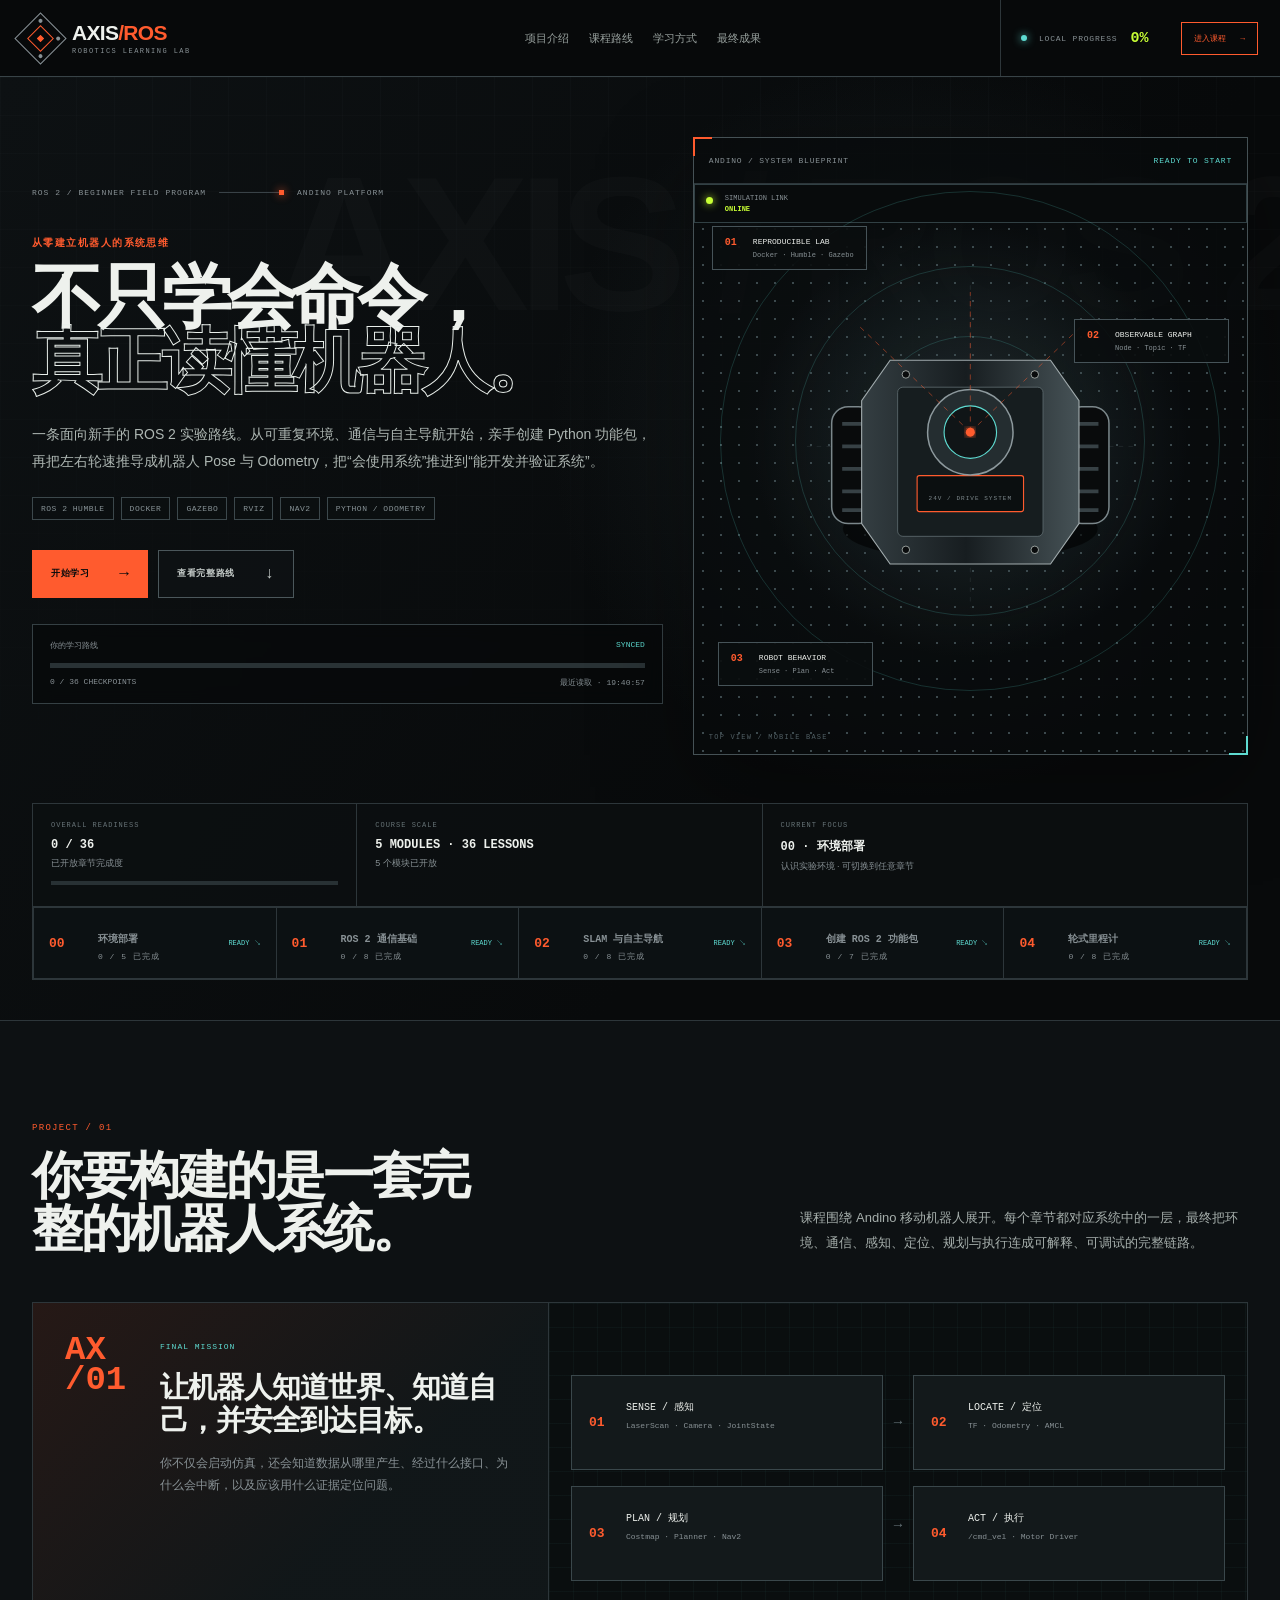
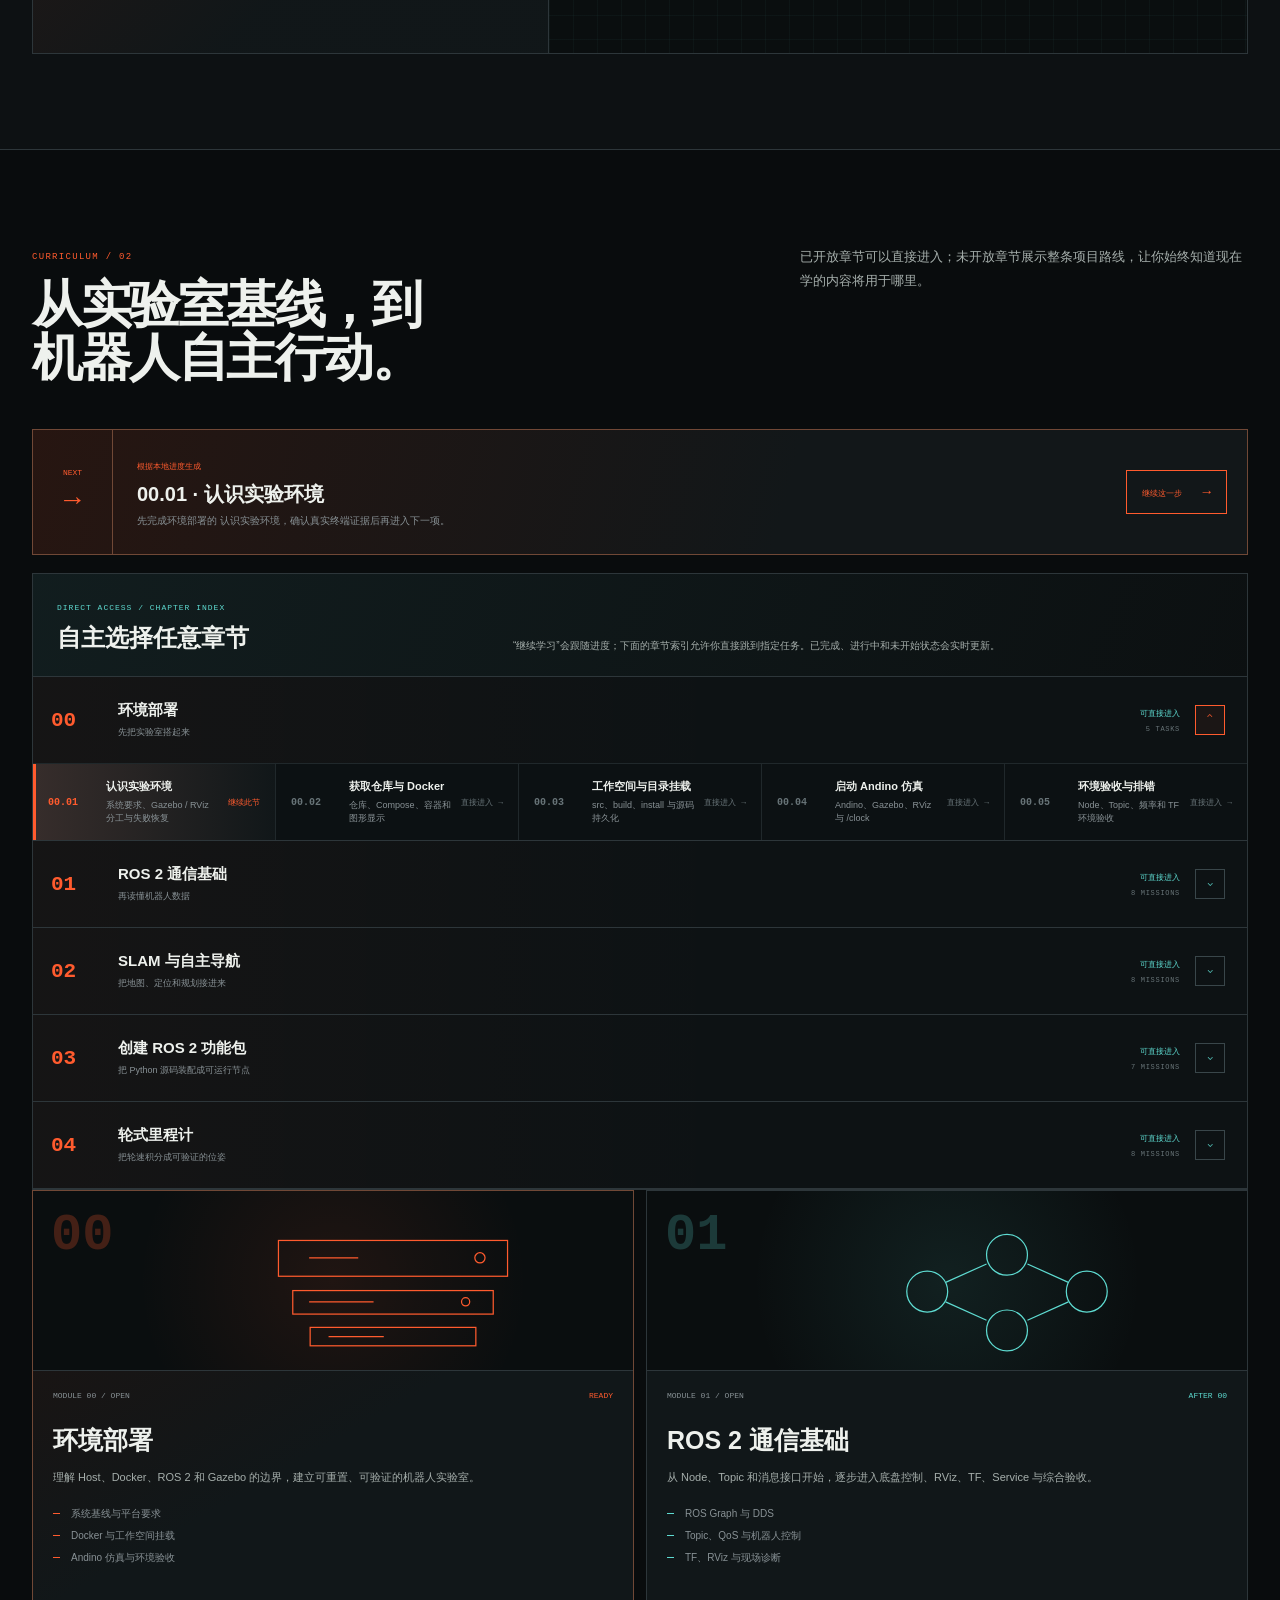
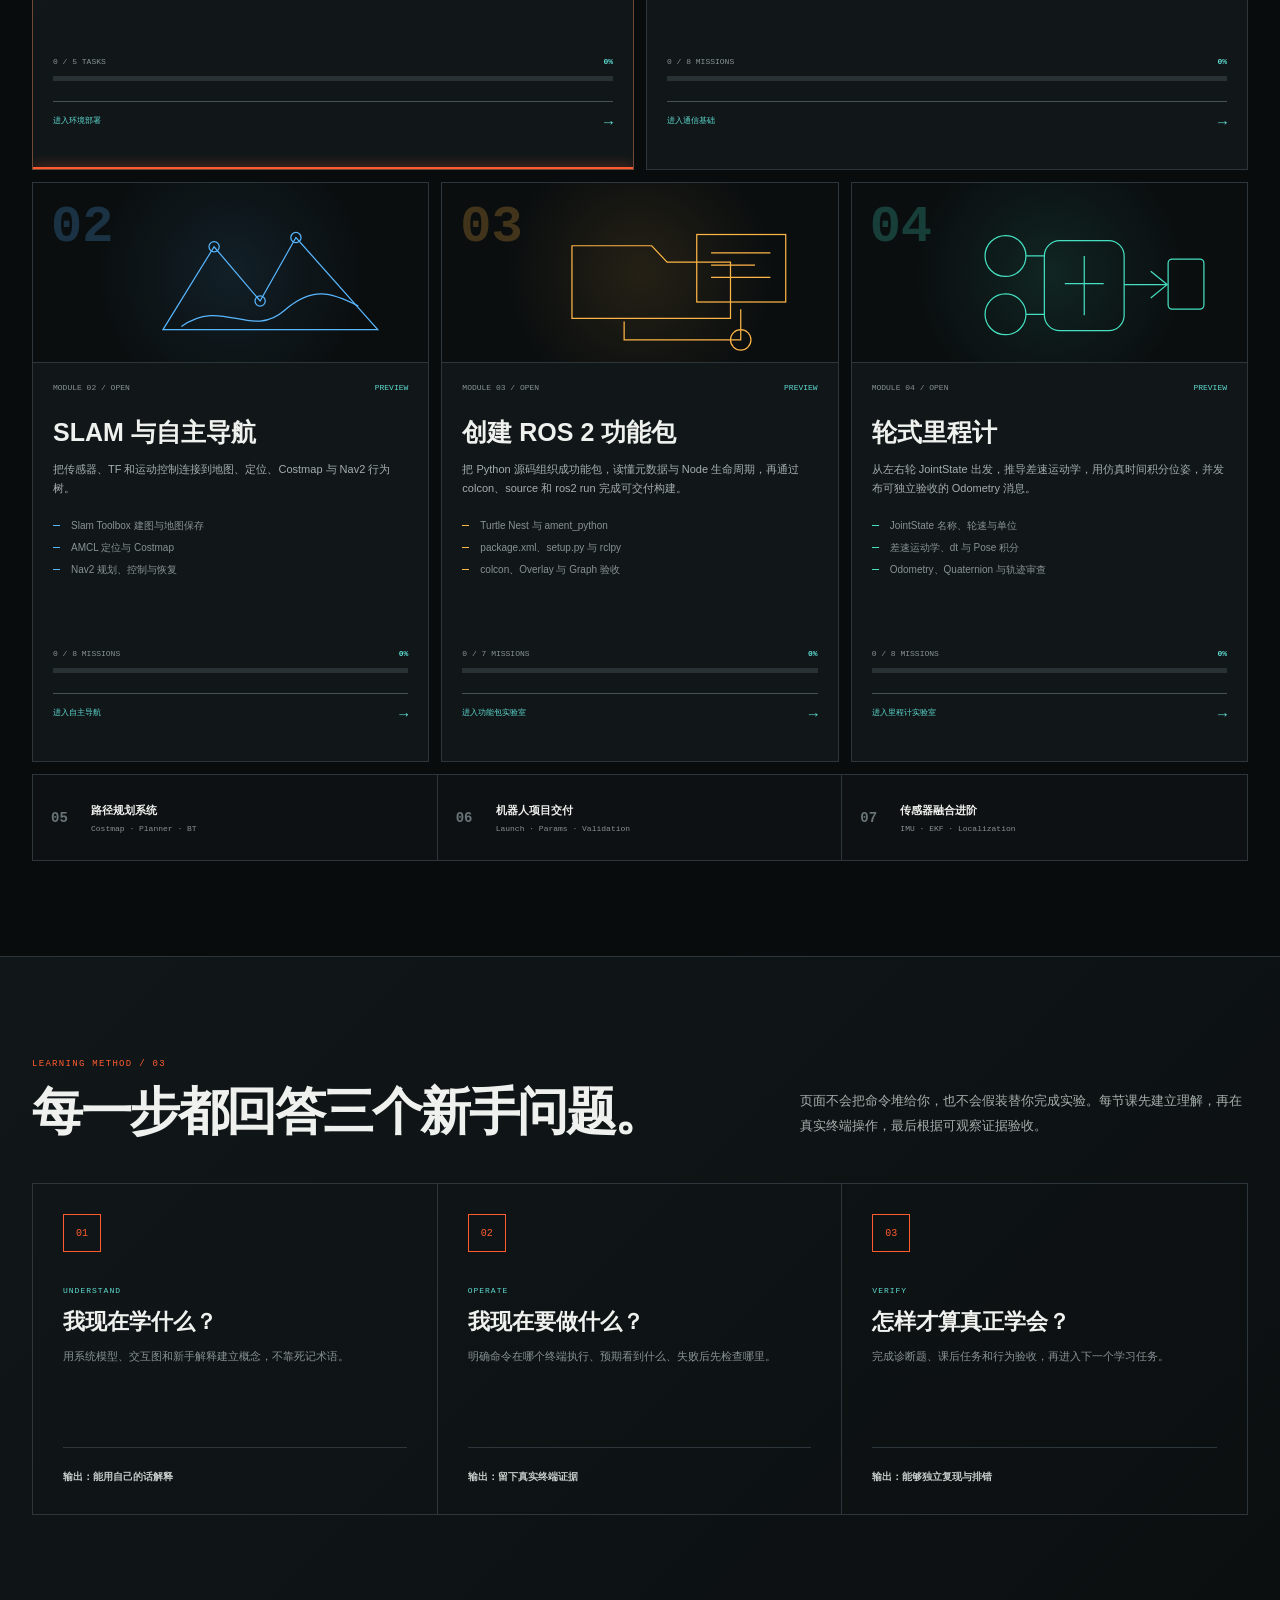
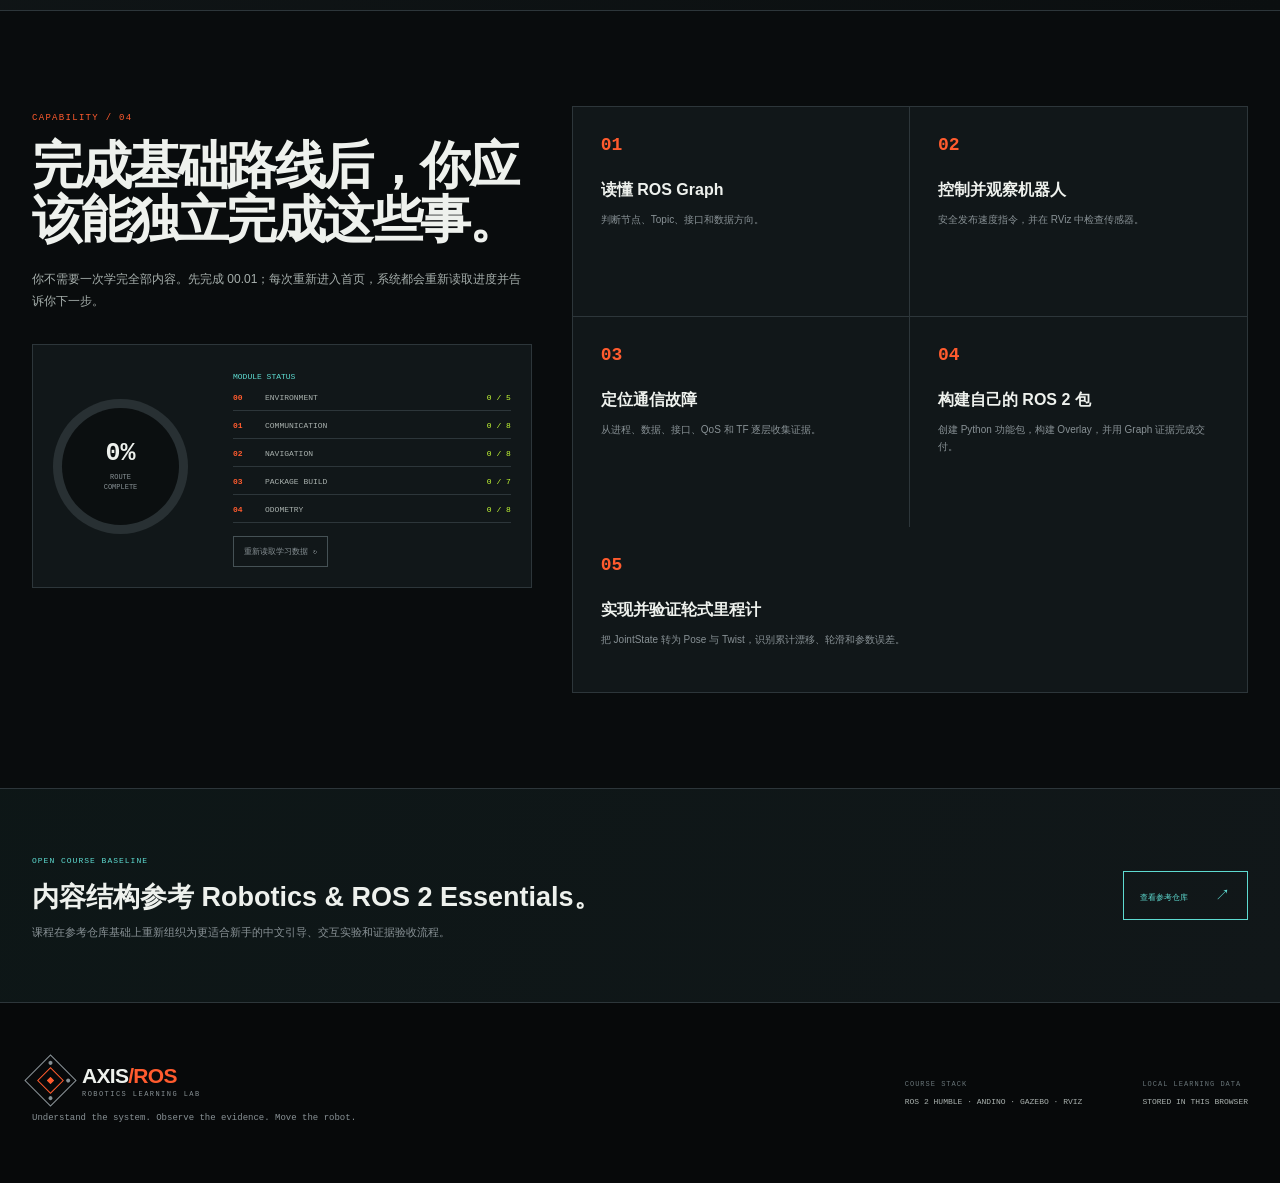
<file: modules/03/index.html>
<!doctype html>
<html lang="zh-CN">
  <head>
    <meta charset="UTF-8" />
    <meta name="viewport" content="width=device-width, initial-scale=1.0" />
    <meta name="description" content="ROS 2 Python 功能包创建、构建与运行新手课程" />
    <title>03 · 创建 ROS 2 功能包 | AXIS/ROS</title>
    <link rel="icon" href="data:," />
    <script src="../../assets/js/entry-guard.js?v=20260818f" data-course-root="../.."></script>
    <link rel="stylesheet" href="../../assets/css/base.css?v=20260818f" />
    <link rel="stylesheet" href="../02/styles.css?v=20260818f" />
    <link rel="stylesheet" href="./styles.css?v=20260818a" />
  </head>
  <body class="module02-body module03-body">
    <div class="scanlines" aria-hidden="true"></div>
    <header class="topbar module02-topbar">
      <a class="brand" href="../../index.html" aria-label="返回课程首页"><span class="brand-symbol"><i></i><i></i><i></i></span><span><b>AXIS</b><em>/ROS</em><small>PACKAGE ASSEMBLY LAB</small></span></a>
      <div class="top-center"><span class="live-dot"></span>MODULE 03 BUILD CONSOLE<span class="coordinate">ROS_DISTRO / HUMBLE</span></div>
      <div class="top-actions"><div class="profile">HZ<span>CADET / 07</span></div></div>
    </header>

    <div class="module02-shell">
      <aside class="module02-nav">
        <div class="module02-title course-rail-header"><span>COURSE MODULE</span><div><b>03</b><strong>创建 ROS 2 功能包</strong><small>PYTHON · COLCON · RCLPY</small></div></div>
        <div class="module02-progress"><div><span>模块进度</span><b id="module02Percent">0%</b></div><i><em id="module02Bar"></em></i><small>7 MISSIONS · PACKAGE BUILD ROUTE</small></div>
        <nav class="course-module-links course-rail-nav" aria-label="课程模块">
          <span>COURSE ROUTE / 全局导航</span>
          <a href="../../index.html"><span>HOME</span><div><b>课程首页</b><small>总览 · 路线 · 进度</small></div><i>⌂</i></a>
          <a href="../00/index.html"><span>00</span><div><b>环境部署</b><small>Docker · Gazebo · Workspace</small></div><i id="module02EnvState">○</i></a>
          <a href="../01/index.html"><span>01</span><div><b>ROS 2 通信基础</b><small>Nodes · Topics · TF · RViz</small></div><i id="module02CommState">○</i></a>
          <a href="../02/index.html"><span>02</span><div><b>SLAM 与自主导航</b><small>Map · AMCL · Nav2</small></div><i id="module03NavState">○</i></a>
          <a class="active" href="../03/index.html" aria-current="page"><span>03</span><div><b>创建 ROS 2 功能包</b><small>Python · colcon · rclpy</small></div><i>→</i></a>
          <a href="../04/index.html"><span>04</span><div><b>轮式里程计</b><small>JointState · Pose · TF</small></div><i>→</i></a>
        </nav>

        <div class="mission-filter module02-filter"><span>FIND A MISSION</span><div><i>⌕</i><input id="module02Filter" aria-label="搜索功能包任务" placeholder="搜索 package、colcon、source…" /></div><small id="module02FilterCount">7 MISSIONS VISIBLE</small></div>
        <nav class="module02-lesson-list" aria-label="创建 ROS 2 功能包章节">
          <button class="active" data-lesson="package_model"><span>03.01</span><div><small>MENTAL MODEL</small><b>先看懂功能包</b><em>Workspace · Package · Entry</em></div><i>→</i></button>
          <button data-lesson="creator_preflight"><span>03.02</span><div><small>PACKAGE CREATION</small><b>使用 Turtle Nest</b><em>Python · Node · Safe Create</em></div><i>02</i></button>
          <button data-lesson="package_anatomy"><span>03.03</span><div><small>PACKAGE ANATOMY</small><b>读懂目录与元数据</b><em>XML · Setup · Resource</em></div><i>03</i></button>
          <button data-lesson="python_node"><span>03.04</span><div><small>RCLPY CODE</small><b>读懂第一个 Node</b><em>Init · Spin · Shutdown</em></div><i>04</i></button>
          <button data-lesson="build_overlay"><span>03.05</span><div><small>BUILD OVERLAY</small><b>colcon 与 source</b><em>Build · Install · Overlay</em></div><i>05</i></button>
          <button data-lesson="run_inspect"><span>03.06</span><div><small>RUN + INSPECT</small><b>运行并观察 Graph</b><em>ros2 run · node info</em></div><i>06</i></button>
          <button data-lesson="field_delivery"><span>03.07</span><div><small>MODULE CHECK</small><b>综合交付与恢复</b><em>Clean Shell · Handoff</em></div><i>07</i></button>
        </nav>
        <section class="module02-phase-map"><span>LEARNING PHASES</span><div><i>01</i><b>建立模型<small>03.01</small></b></div><div><i>02</i><b>创建与读懂<small>03.02–03.03</small></b></div><div><i>03</i><b>代码与构建<small>03.04–03.05</small></b></div><div><i>04</i><b>运行与交付<small>03.06–03.07</small></b></div></section>
      </aside>

      <main class="module02-main">
        <section class="module02-hero module03-hero">
          <div class="module02-hero-copy"><span>LEARNING PATH / MODULE 03</span><h1>把一段代码，<br /><em>装配成 ROS 2 程序。</em></h1><p>从工作空间与功能包的关系开始，用 Turtle Nest 创建标准 Python 骨架，读懂 package.xml、setup.py 和 rclpy Node，再通过 colcon、source 与 ros2 run 留下完整证据。</p><div class="hero-status-strip"><div><small>SOURCE</small><b>exercises_ws/src</b></div><div><small>OVERLAY</small><b>install/setup.bash</b></div><div><small>OUTPUT</small><b>/odometry_publisher</b></div></div></div>
          <div class="navigation-blueprint package-blueprint" aria-label="ROS 2 Python 功能包装配蓝图">
            <div class="blueprint-head"><span>PACKAGE PIPELINE / LIVE SCHEMATIC</span><b>7 MISSIONS</b></div>
            <svg viewBox="0 0 620 470" role="img" aria-label="源码、功能包、构建覆盖层与节点运行关系图">
              <defs><pattern id="pkgGrid" width="25" height="25" patternUnits="userSpaceOnUse"><path d="M25 0H0V25" /></pattern><filter id="pkgGlow"><feGaussianBlur stdDeviation="3" result="b"/><feMerge><feMergeNode in="b"/><feMergeNode in="SourceGraphic"/></feMerge></filter></defs>
              <rect class="pkg-grid" x="36" y="45" width="548" height="370" />
              <g class="pkg-folder"><path d="M70 96h145l24 25h115v108H70z"/><path d="M88 146h244M88 172h170M88 198h208"/></g>
              <g class="pkg-file"><rect x="393" y="78" width="142" height="175"/><path d="M414 113h99M414 141h75M414 169h99M414 197h61"/><text x="414" y="229">package.xml / setup.py</text></g>
              <path class="pkg-flow" d="M148 274v56h132M464 274v56H340"/>
              <g class="pkg-build"><rect x="220" y="304" width="180" height="74"/><text x="310" y="335" text-anchor="middle">COLCON BUILD</text><text x="310" y="358" text-anchor="middle">INSTALL OVERLAY</text></g>
              <path class="pkg-run-line" d="M400 341h76"/><g class="pkg-node" transform="translate(520 341)"><circle r="36"/><circle r="9"/><path d="M-24 0h15M9 0h15M0-24v15M0 9v15"/></g>
              <g class="blueprint-labels"><text x="76" y="78">SOURCE PACKAGE</text><text x="393" y="61">METADATA + ENTRY</text><text x="455" y="398">ROS GRAPH / NODE</text></g>
            </svg>
            <div class="blueprint-legend"><span><i class="lime"></i>SOURCE READY</span><span><i class="cyan"></i>BUILD PATH</span><span><i class="orange"></i>RUNTIME NODE</span></div>
          </div>
        </section>

        <section class="module02-entry-guide"><div><span>CURRENT LESSON</span><b id="lessonGuideTitle">03.01 · 先看懂功能包</b></div><div><span>WHY NOW</span><b id="lessonGuideReason">先理解源码怎样变成 ros2 run 能找到的入口</b></div><button id="lessonGuideAction" type="button">进入本节初始界面 <i>↓</i></button></section>

        <section class="module02-lesson" id="module02Lesson">
          <header class="lesson-head"><div><span id="lessonCode">03.01</span><p id="lessonCategory">MENTAL MODEL / PACKAGE</p><h2 id="lessonTitle">先看懂功能包</h2><p id="lessonIntro"></p></div><div class="lesson-time"><span>ESTIMATED</span><b id="lessonTime">34</b><small>MINUTES</small></div></header>
          <div class="lesson-route"><div><span>学完你能</span><b id="lessonLearn"></b></div><div><span>现在先做</span><b id="lessonDo"></b></div><div><span>课后任务</span><b id="lessonAfter"></b></div></div>
          <nav class="module02-stage-nav" aria-label="本节学习阶段"><button class="active" data-stage="understand"><i>01</i><span><b>先理解</b><small>建立概念和前后关系</small></span></button><button data-stage="chain"><i>02</i><span><b>看装配链</b><small>依次追踪四个节点</small></span></button><button data-stage="lab"><i>03</i><span><b>做真实实验</b><small>一次只确认一步</small></span></button><button data-stage="verify"><i>04</i><span><b>验收与任务</b><small>诊断、复盘、交付</small></span></button></nav>
          <div class="learning-guard module02-learning-guard" id="module02LearningGuard"><i>新手保护</i><div><b id="module02GuardTitle">先理解功能包</b><small id="module02GuardText">依次查看三个概念，先知道每层是谁读取、失败会出现什么。</small></div><span id="module02GuardState">理解阶段</span></div>

          <section class="stage-panel understand-panel" data-stage-panel="understand">
            <div class="prerequisite-card"><span>开始前先确认</span><p id="lessonPrerequisite"></p></div>
            <div class="concept-workbench"><nav id="conceptSelector" aria-label="本节核心概念"></nav><article class="concept-inspector"><span id="conceptLabel">CONCEPT / 01</span><h3 id="conceptTitle">核心概念</h3><p id="conceptDefinition"></p><div><b>边界、误区与实际作用</b><p id="conceptDetail"></p></div></article></div>
            <div class="knowledge-bridge"><div><span>从哪里接过来</span><b id="knowledgeBefore"></b></div><i>→</i><div><span>本节建立什么</span><b id="knowledgeCurrent"></b></div><i>→</i><div><span>下一节用在哪里</span><b id="knowledgeNext"></b></div></div>
          </section>

          <section class="stage-panel chain-panel" data-stage-panel="chain" hidden><header><div><span>ASSEMBLY CHAIN / INTERACTIVE</span><h3>沿箭头找到源码变成节点的每一站。</h3></div><p>四个节点必须按顺序查看。这里解释职责与故障边界；真正的创建、构建和运行放在下一阶段。</p></header><div class="system-chain-workbench"><div class="system-chain-nodes" id="systemChainNodes"></div><article class="system-node-inspector"><span id="systemNodeTag">NODE / 01</span><h3 id="systemNodeTitle"></h3><b id="systemNodeRole"></b><p id="systemNodeDetail"></p><div><span>观察点预览 · 暂不执行</span><code id="systemNodePreview"></code></div></article></div></section>

          <section class="stage-panel lab-panel" data-stage-panel="lab" hidden><div class="lab-brief"><div><span>REAL TERMINAL LAB</span><h3 id="labTitle"></h3><p id="labIntro"></p></div><div><b>做到什么才算完成</b><p id="labSuccess"></p></div><div><b>失败时停在哪里</b><p id="labRecovery"></p></div></div><p class="terminal-honesty"><b>页面不会替你创建、构建或运行：</b>先核对 PREP、BUILD、RUN、INSPECT 或 GUI 职责，再在真实课程容器操作。只有看到匹配证据才确认；失败后保留原始错误。</p><div class="module02-command-list" id="module02Commands"></div><div class="module02-output" id="module02Output"><i>READY</i> 从第一步开始，后续步骤暂时锁定。</div></section>

          <section class="stage-panel verify-panel" data-stage-panel="verify" hidden><div class="diagnostic-scenario"><div class="scenario-copy"><span>FIELD DIAGNOSIS</span><h3 id="scenarioTitle"></h3><div><span>OBSERVED SYMPTOM</span><b id="scenarioSymptom"></b></div><p id="scenarioQuestion"></p></div><div class="scenario-console"><div id="scenarioOptions"></div><p id="scenarioFeedback">先观察证据，再选择第一项检查_</p></div></div><section class="mastery-checks"><header><span>WHAT YOU LEARNED</span><h3>先用自己的话回答，再展开核对。</h3><p>所有问题只使用本节已经解释和操作过的内容。</p></header><div id="masteryChecks"></div></section><section class="after-mission"><span>AFTER LESSON / INDEPENDENT TASK</span><div><h3 id="afterTitle"></h3><p id="afterText"></p><b id="afterDeliverable"></b><div class="completion-gates"><i id="labGate">实验证据 · 0/4</i><i id="scenarioGate">诊断 · 待完成</i><i id="checkGate">掌握检查 · 0/3</i></div></div><button id="completeLesson" type="button">确认完成本节 <i>→</i></button></section></section>
        </section>

        <footer class="module02-footer"><button id="previousLesson" type="button">← MODULE 02</button><div><span>NEXT MISSION</span><b id="nextLessonName">03.02 · 创建功能包</b></div><button id="nextLesson" type="button">NEXT MISSION →</button></footer>
      </main>

      <aside class="module02-status"><div class="module02-status-inner"><div class="module-status-title"><span>READINESS PANEL</span><b>03</b></div><div class="module02-gauge"><div><b id="module02GaugePercent">0%</b><span>PACKAGE<br />READY</span></div></div><section class="prerequisite-readiness" id="prerequisiteReadiness"><span>ENTRY READINESS / 建议前置</span><div><i id="readiness00">○</i><b>模块 00<small>容器与挂载工作空间</small></b></div><div><i id="readiness01">○</i><b>模块 01<small>Node 与 ROS Graph</small></b></div><div><i id="readiness02">○</i><b>模块 02<small>系统链与证据化排错</small></b></div><p id="readinessMessage">允许预览；真实创建前建议先完成环境与 Node 基础。</p></section><section class="current-lesson-evidence"><span>CURRENT LESSON / 当前任务证据</span><header><i id="statusLessonCode">03.01</i><b id="statusLessonTitle">先看懂功能包</b></header><div id="statusUnderstand"><i>01</i><b>先理解<small>当前进入点</small></b></div><div id="statusChain"><i>02</i><b>装配链<small>0 / 4 个节点</small></b></div><div id="statusLab"><i>03</i><b>真实实验<small>0 / 4 条证据</small></b></div><div id="statusVerify"><i>04</i><b>验收任务<small>等待实验证据</small></b></div></section><section class="current-action"><span>CURRENT ACTION</span><b id="currentActionText">先查看第一个核心概念</b><button id="currentActionButton" type="button">带我到下一步 ↓</button></section><section class="terminal-matrix"><span>TERMINAL RESPONSIBILITIES</span><div><i>PREP</i><b>创建前检查<small>Path · Humble · Turtle Nest</small></b></div><div><i>BUILD</i><b>构建覆盖层<small>colcon · source · keep</small></b></div><div><i>RUN</i><b>运行节点<small>ros2 run · Ctrl+C</small></b></div><div><i>INSP</i><b>只读检查<small>package · executable · graph</small></b></div><div><i>IDE</i><b>编辑挂载源码<small>Python · metadata</small></b></div></section><section class="lesson-quick-reference"><span>THIS LESSON / QUICK REFERENCE</span><div id="lessonQuickCommands"></div></section></div></aside>
    </div>

    <div class="toast" id="module02Toast" role="status"></div>
    <script src="../../assets/js/page-transition.js?v=20260818f"></script>
    <script src="./content.js?v=20260818a"></script>
    <script src="./app.js?v=20260818b"></script>
  </body>
</html>
</file>
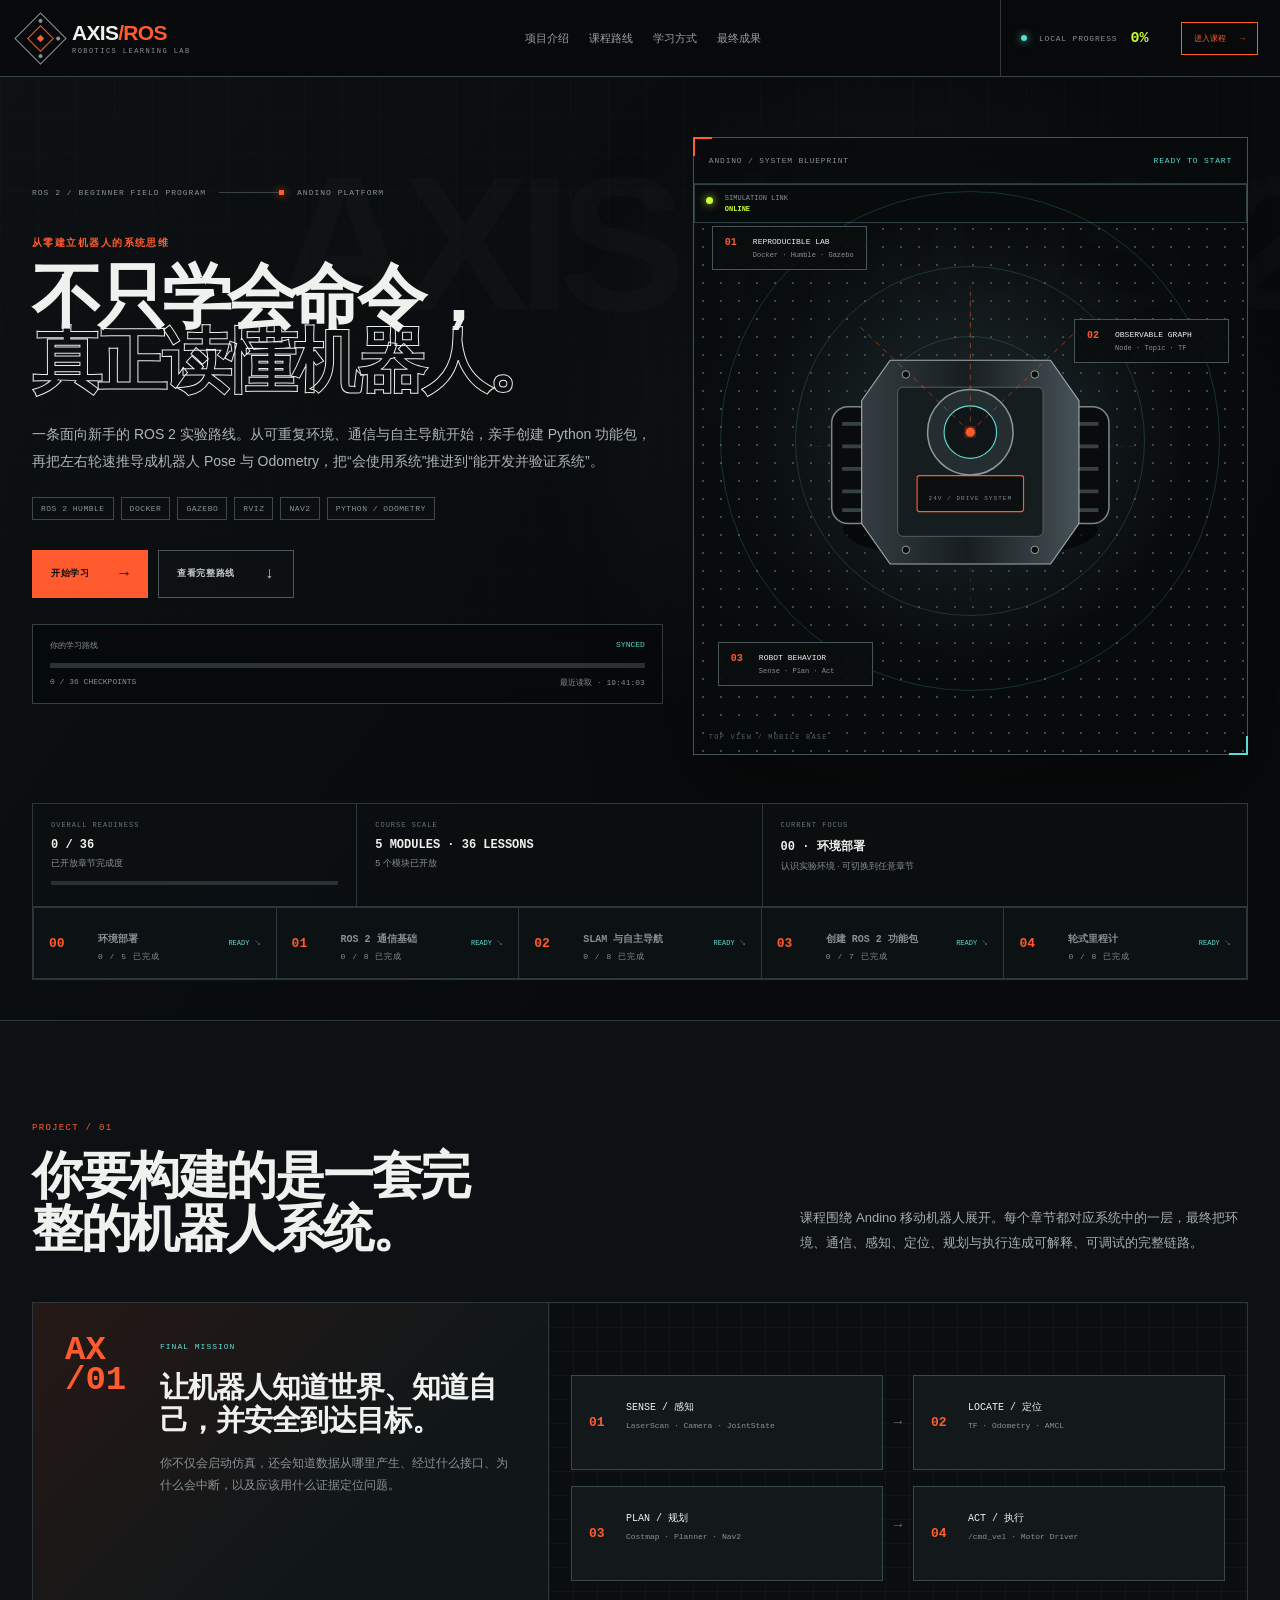
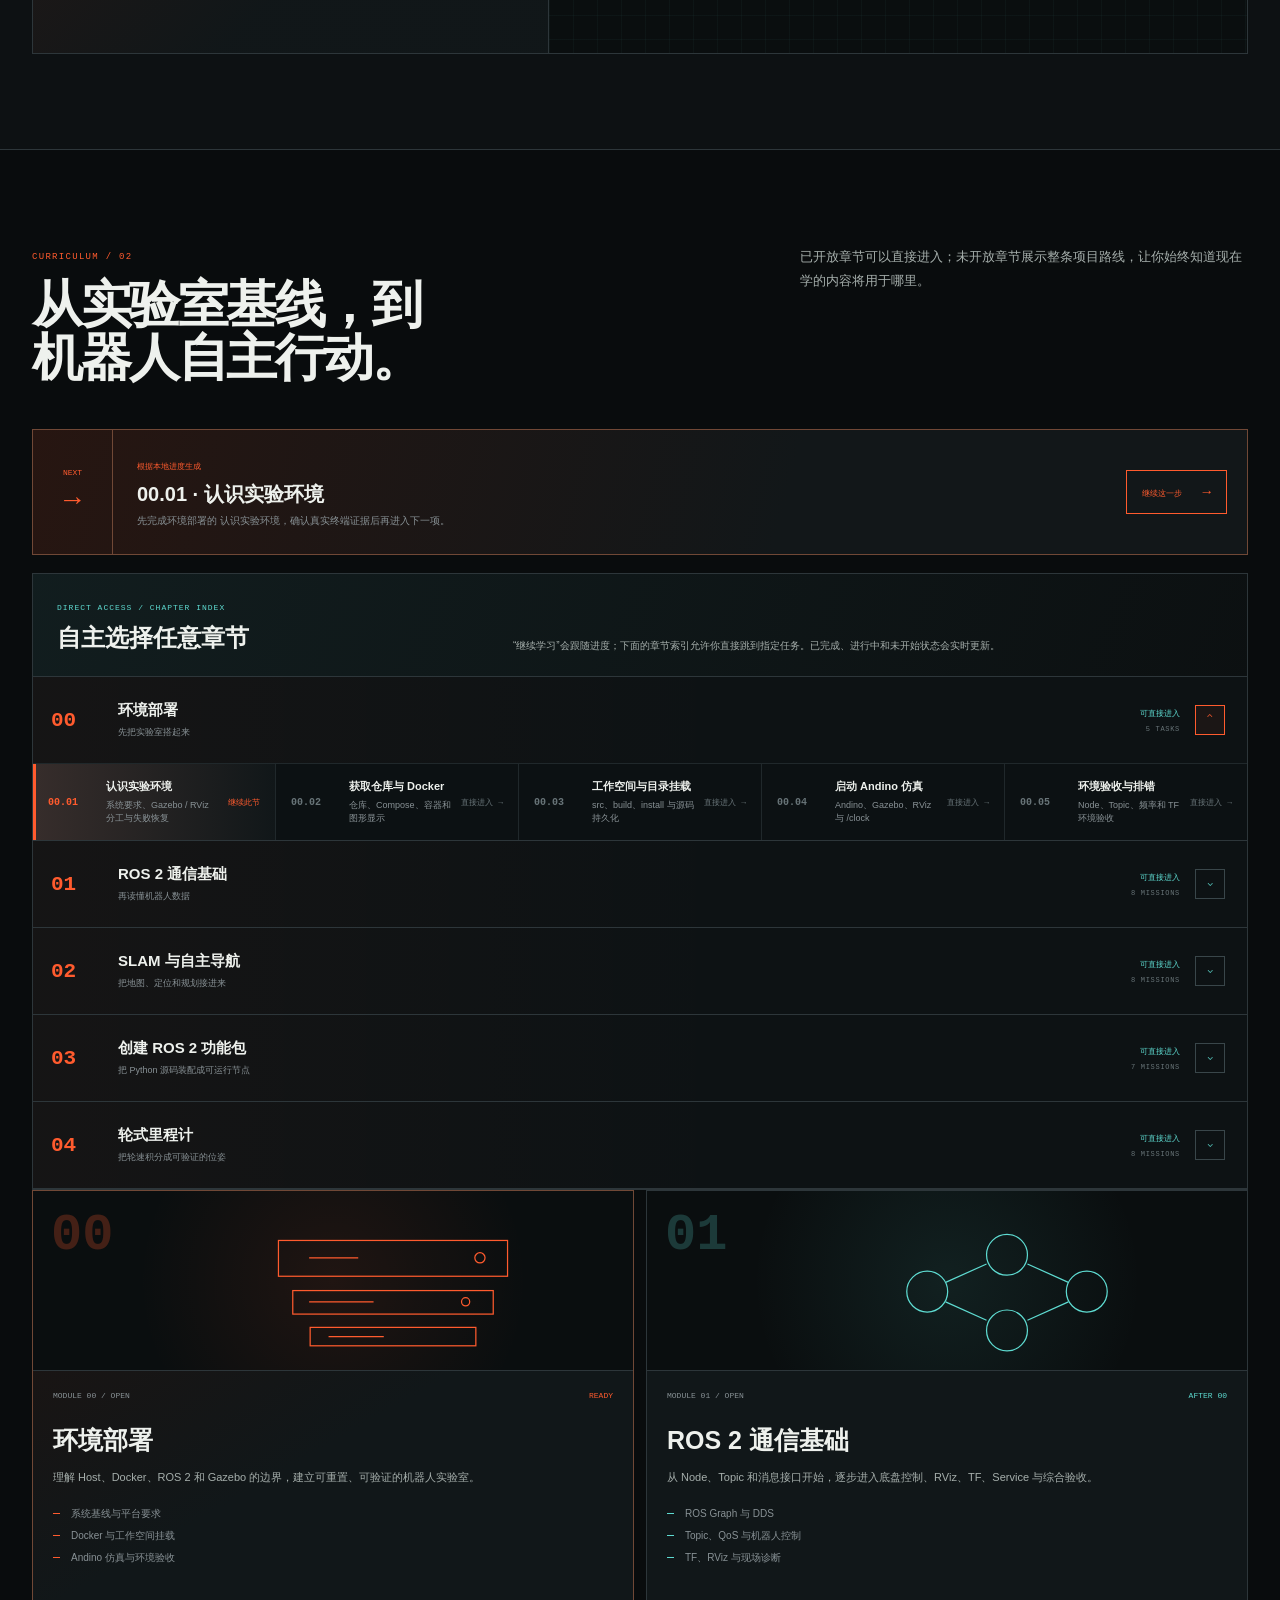
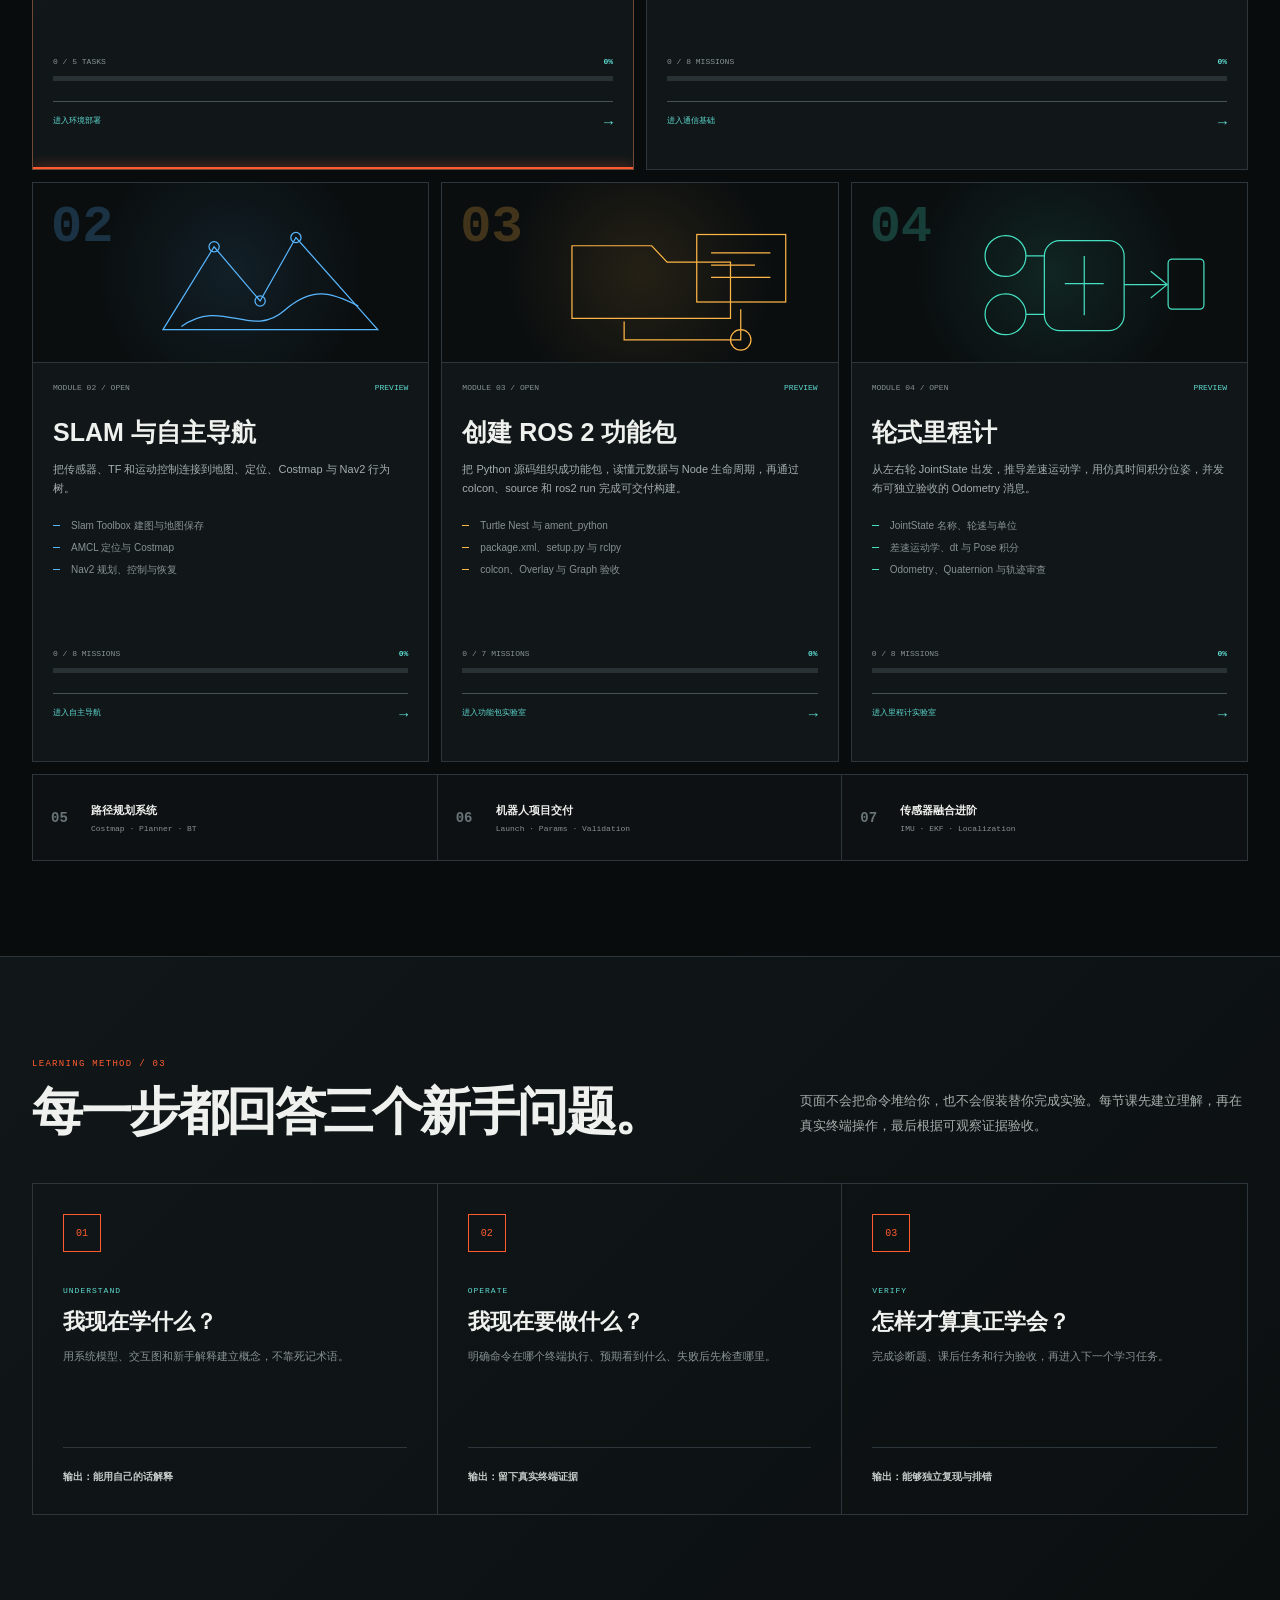
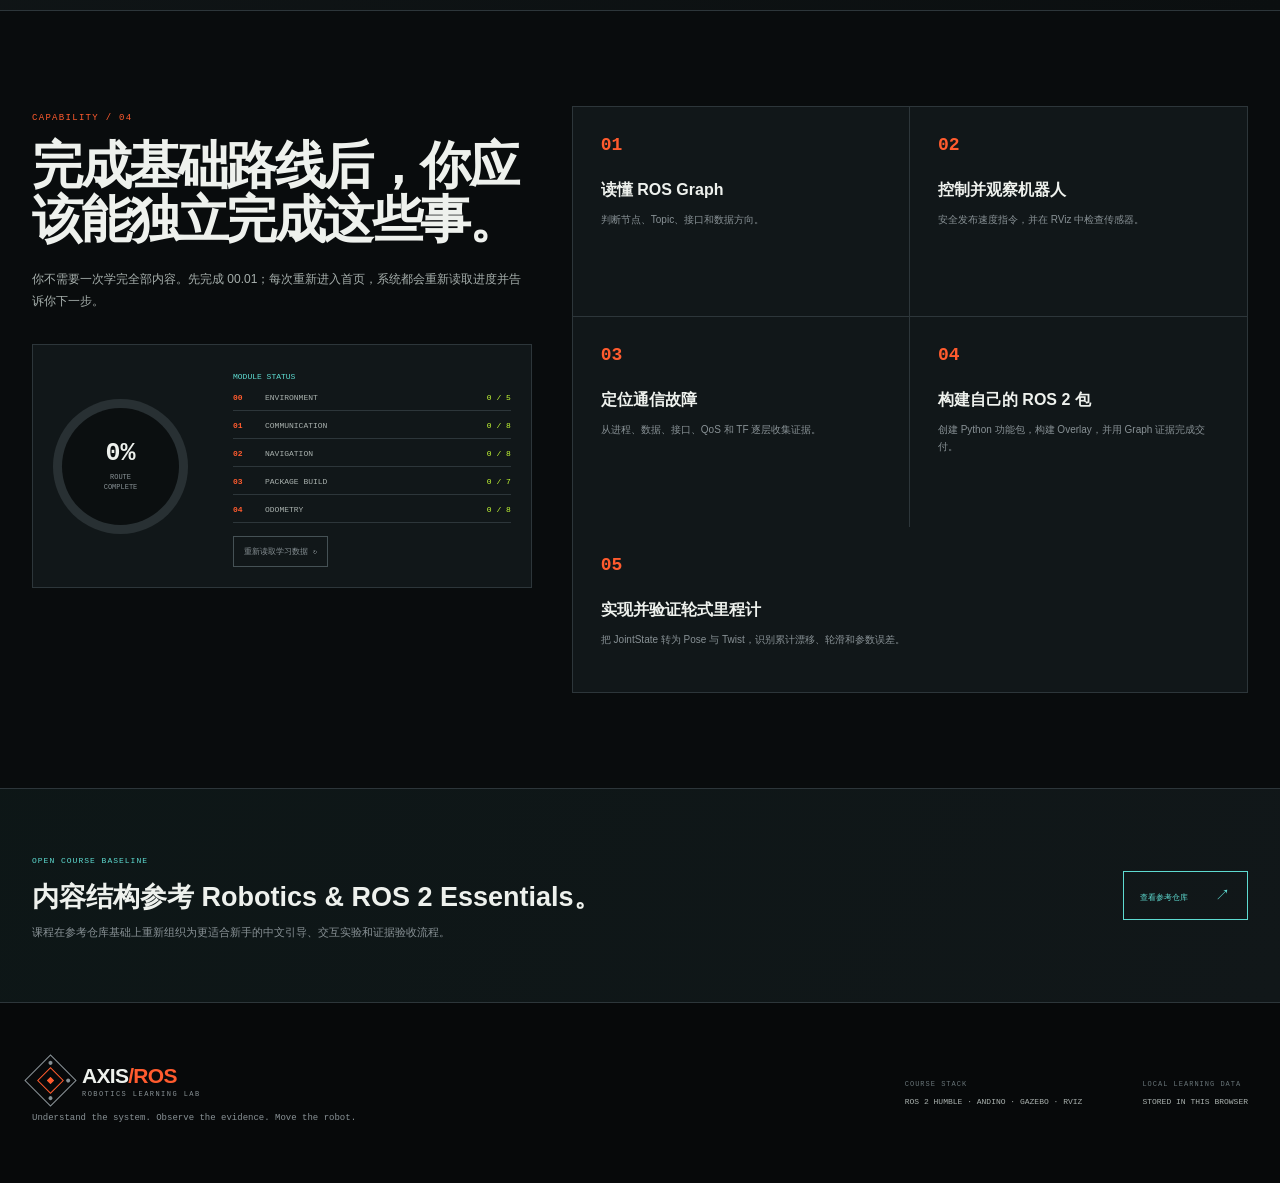
<file: modules/04/index.html>
<!doctype html>
<html lang="zh-CN">
  <head>
    <meta charset="UTF-8" />
    <meta name="viewport" content="width=device-width, initial-scale=1.0" />
    <meta name="description" content="ROS 2 轮式里程计与航位推算新手课程" />
    <title>04 · 轮式里程计 | AXIS/ROS</title>
    <link rel="icon" href="data:," />
    <script src="../../assets/js/entry-guard.js?v=20260818f" data-course-root="../.."></script>
    <link rel="stylesheet" href="../../assets/css/base.css?v=20260818f" />
    <link rel="stylesheet" href="../02/styles.css?v=20260818f" />
    <link rel="stylesheet" href="./styles.css?v=20260818a" />
  </head>
  <body class="module02-body module04-body">
    <div class="scanlines" aria-hidden="true"></div>
    <header class="topbar module02-topbar">
      <a class="brand" href="../../index.html" aria-label="返回课程首页"><span class="brand-symbol"><i></i><i></i><i></i></span><span><b>AXIS</b><em>/ROS</em><small>WHEEL ODOMETRY LAB</small></span></a>
      <div class="top-center"><span class="live-dot"></span>MODULE 04 ODOMETRY CONSOLE<span class="coordinate">ROS_DISTRO / HUMBLE</span></div>
      <div class="top-actions"><div class="profile">HZ<span>CADET / 07</span></div></div>
    </header>

    <div class="module02-shell">
      <aside class="module02-nav">
        <div class="module02-title course-rail-header"><span>COURSE MODULE</span><div><b>04</b><strong>轮式里程计</strong><small>JOINTSTATE · ODOMETRY · TF</small></div></div>
        <div class="module02-progress"><div><span>模块进度</span><b id="module02Percent">0%</b></div><i><em id="module02Bar"></em></i><small>8 MISSIONS · ODOMETRY BUILD ROUTE</small></div>
        <nav class="course-module-links course-rail-nav" aria-label="课程模块">
          <span>COURSE ROUTE / 全局导航</span>
          <a href="../../index.html"><span>HOME</span><div><b>课程首页</b><small>总览 · 路线 · 进度</small></div><i>⌂</i></a>
          <a href="../00/index.html"><span>00</span><div><b>环境部署</b><small>Docker · Gazebo · Workspace</small></div><i id="module02EnvState">○</i></a>
          <a href="../01/index.html"><span>01</span><div><b>ROS 2 通信基础</b><small>Nodes · Topics · TF · RViz</small></div><i id="module02CommState">○</i></a>
          <a href="../02/index.html"><span>02</span><div><b>SLAM 与自主导航</b><small>Map · AMCL · Nav2</small></div><i id="module03NavState">○</i></a>
          <a href="../03/index.html"><span>03</span><div><b>创建 ROS 2 功能包</b><small>Python · colcon · rclpy</small></div><i id="module03PackageState">○</i></a><a class="active" href="../04/index.html" aria-current="page"><span>04</span><div><b>轮式里程计</b><small>JointState · Pose · TF</small></div><i>→</i></a>
        </nav>

        <div class="mission-filter module02-filter"><span>FIND A MISSION</span><div><i>⌕</i><input id="module02Filter" aria-label="搜索里程计任务" placeholder="搜索 JointState、Pose、TF…" /></div><small id="module02FilterCount">8 MISSIONS VISIBLE</small></div>
        <nav class="module02-lesson-list" aria-label="轮式里程计章节">
          <button class="active" data-lesson="odometry_model"><span>04.01</span><div><small>MENTAL MODEL</small><b>先看懂里程计</b><em>Pose · Drift · Evidence</em></div><i>→</i></button>
          <button data-lesson="joint_states"><span>04.02</span><div><small>INPUT CONTRACT</small><b>读懂 JointState</b><em>Names · Wheels · Preflight</em></div><i>02</i></button>
          <button data-lesson="differential_kinematics"><span>04.03</span><div><small>KINEMATICS</small><b>轮速变成 v / ω</b><em>Radius · Separation · Sign</em></div><i>03</i></button>
          <button data-lesson="pose_integration"><span>04.04</span><div><small>INTEGRATION</small><b>积分得到 Pose</b><em>dt · x · y · theta</em></div><i>04</i></button>
          <button data-lesson="odometry_message"><span>04.05</span><div><small>MESSAGE CONTRACT</small><b>发布 Odometry</b><em>Topic · Pose · Twist</em></div><i>05</i></button>
          <button data-lesson="quaternion_frames"><span>04.06</span><div><small>FRAME BOUNDARY</small><b>Quaternion 与坐标系</b><em>odom · base_link · TF</em></div><i>06</i></button>
          <button data-lesson="path_validation"><span>04.07</span><div><small>VALIDATION</small><b>绘制并审查轨迹</b><em>Matplotlib · Slip · Drift</em></div><i>07</i></button>
          <button data-lesson="odometry_delivery"><span>04.08</span><div><small>MODULE CHECK</small><b>综合交付与恢复</b><em>Clean Shell · Handoff</em></div><i>08</i></button>
        </nav>
        <section class="module02-phase-map"><span>LEARNING PHASES</span><div><i>01</i><b>建立模型<small>04.01–04.02</small></b></div><div><i>02</i><b>推导与积分<small>04.03–04.04</small></b></div><div><i>03</i><b>消息与坐标<small>04.05–04.06</small></b></div><div><i>04</i><b>验证与交付<small>04.07–04.08</small></b></div></section>
      </aside>

      <main class="module02-main">
        <section class="module02-hero module04-hero">
          <div class="module02-hero-copy"><span>LEARNING PATH / MODULE 04</span><h1>让轮子转过的距离，<br /><em>变成机器人走过的轨迹。</em></h1><p>从 JointState 读出左右轮速，按差速运动学计算机体速度，再用仿真时间积分 Pose，发布可验证的 Odometry 消息。你会同时看到公式、代码、坐标系和真实运动之间的边界。</p><div class="hero-status-strip"><div><small>INPUT</small><b>/joint_states</b></div><div><small>OUTPUT</small><b>/robot_odometry</b></div><div><small>FRAMES</small><b>odom → base_link</b></div></div></div>
          <div class="navigation-blueprint odometry-blueprint" aria-label="轮式里程计数据流蓝图">
            <div class="blueprint-head"><span>ODOMETRY PIPELINE / LIVE SCHEMATIC</span><b>8 MISSIONS</b></div>
            <svg viewBox="0 0 620 470" role="img" aria-label="左右轮、差速运动学、积分位姿与里程计消息关系图">
              <defs><pattern id="odomGrid" width="25" height="25" patternUnits="userSpaceOnUse"><path d="M25 0H0V25" /></pattern><filter id="odomGlow"><feGaussianBlur stdDeviation="3" result="b"/><feMerge><feMergeNode in="b"/><feMergeNode in="SourceGraphic"/></feMerge></filter></defs>
              <rect class="odom-grid" x="36" y="45" width="548" height="370" />
              <g class="odom-wheels"><circle cx="135" cy="168" r="46"/><circle cx="135" cy="320" r="46"/><path d="M112 168h46M135 145v46M112 320h46M135 297v46"/></g>
              <g class="odom-chassis"><rect x="220" y="121" width="150" height="246" rx="26"/><path d="M295 151v178M258 226h74"/></g>
              <path class="odom-flow" d="M181 168h39M181 320h39M370 244h86"/>
              <g class="odom-equation"><rect x="220" y="194" width="150" height="98"/><text x="295" y="222" text-anchor="middle">v = (vᵣ + vₗ) / 2</text><text x="295" y="248" text-anchor="middle">ω = (vᵣ − vₗ) / L</text><text x="295" y="274" text-anchor="middle">∫ v dt → POSE</text></g>
              <g class="odom-message" transform="translate(490 244)"><rect x="-52" y="-54" width="104" height="108" rx="8"/><path d="M-32 -22h64M-32 0h48M-32 22h64"/><circle cy="-66" r="8"/></g>
              <path class="odom-axis" d="M295 350v54M295 404l-7-10M295 404l7-10M295 404h50M345 404l-10-7M345 404l-10 7"/>
              <g class="blueprint-labels"><text x="74" y="78">LEFT / RIGHT WHEELS</text><text x="220" y="105">DIFF DRIVE MODEL</text><text x="455" y="205">ODOMETRY MSG</text><text x="350" y="433">x · y · θ</text></g>
            </svg>
            <div class="blueprint-legend"><span><i class="lime"></i>WHEEL INPUT</span><span><i class="cyan"></i>INTEGRATION PATH</span><span><i class="orange"></i>POSE OUTPUT</span></div>
          </div>
        </section>

        <section class="module02-entry-guide"><div><span>CURRENT LESSON</span><b id="lessonGuideTitle">04.01 · 先看懂里程计</b></div><div><span>WHY NOW</span><b id="lessonGuideReason">先理解轮速如何变成位姿，后面每段代码都沿用这条链</b></div><button id="lessonGuideAction" type="button">进入本节初始界面 <i>↓</i></button></section>

        <section class="module02-lesson" id="module02Lesson">
          <header class="lesson-head"><div><span id="lessonCode">04.01</span><p id="lessonCategory">MENTAL MODEL / ODOMETRY</p><h2 id="lessonTitle">先看懂里程计</h2><p id="lessonIntro"></p></div><div class="lesson-time"><span>ESTIMATED</span><b id="lessonTime">34</b><small>MINUTES</small></div></header>
          <div class="lesson-route"><div><span>学完你能</span><b id="lessonLearn"></b></div><div><span>现在先做</span><b id="lessonDo"></b></div><div><span>课后任务</span><b id="lessonAfter"></b></div></div>
          <nav class="module02-stage-nav" aria-label="本节学习阶段"><button class="active" data-stage="understand"><i>01</i><span><b>先理解</b><small>建立概念和前后关系</small></span></button><button data-stage="chain"><i>02</i><span><b>看装配链</b><small>依次追踪四个节点</small></span></button><button data-stage="lab"><i>03</i><span><b>做真实实验</b><small>一次只确认一步</small></span></button><button data-stage="verify"><i>04</i><span><b>验收与任务</b><small>诊断、复盘、交付</small></span></button></nav>
          <div class="learning-guard module02-learning-guard" id="module02LearningGuard"><i>新手保护</i><div><b id="module02GuardTitle">先理解轮式里程计</b><small id="module02GuardText">依次查看三个概念，先知道输入、算法、误差与输出证据。</small></div><span id="module02GuardState">理解阶段</span></div>

          <section class="stage-panel understand-panel" data-stage-panel="understand">
            <div class="prerequisite-card"><span>开始前先确认</span><p id="lessonPrerequisite"></p></div>
            <div class="concept-workbench"><nav id="conceptSelector" aria-label="本节核心概念"></nav><article class="concept-inspector"><span id="conceptLabel">CONCEPT / 01</span><h3 id="conceptTitle">核心概念</h3><p id="conceptDefinition"></p><div><b>边界、误区与实际作用</b><p id="conceptDetail"></p></div></article></div>
            <div class="knowledge-bridge"><div><span>从哪里接过来</span><b id="knowledgeBefore"></b></div><i>→</i><div><span>本节建立什么</span><b id="knowledgeCurrent"></b></div><i>→</i><div><span>下一节用在哪里</span><b id="knowledgeNext"></b></div></div>
          </section>

          <section class="stage-panel chain-panel" data-stage-panel="chain" hidden><header><div><span>ODOMETRY CHAIN / INTERACTIVE</span><h3>沿箭头追踪轮速变成 Pose 的每一站。</h3></div><p>四个节点必须按顺序查看。这里解释输入、变换、输出与故障边界；真实编码和验证放在下一阶段。</p></header><div class="system-chain-workbench"><div class="system-chain-nodes" id="systemChainNodes"></div><article class="system-node-inspector"><span id="systemNodeTag">NODE / 01</span><h3 id="systemNodeTitle"></h3><b id="systemNodeRole"></b><p id="systemNodeDetail"></p><div><span>观察点预览 · 暂不执行</span><code id="systemNodePreview"></code></div></article></div></section>

          <section class="stage-panel lab-panel" data-stage-panel="lab" hidden><div class="lab-brief"><div><span>REAL TERMINAL LAB</span><h3 id="labTitle"></h3><p id="labIntro"></p></div><div><b>做到什么才算完成</b><p id="labSuccess"></p></div><div><b>失败时停在哪里</b><p id="labRecovery"></p></div></div><p class="terminal-honesty"><b>页面不会替你运行 ROS：</b>先核对 SIM、BUILD、RUN、INSPECT、COMMAND 或 IDE 职责，再在真实课程容器操作。只有看到匹配证据才确认；失败后保留第一条原始错误。</p><div class="module02-command-list" id="module02Commands"></div><div class="module02-output" id="module02Output"><i>READY</i> 从第一步开始，后续步骤暂时锁定。</div></section>

          <section class="stage-panel verify-panel" data-stage-panel="verify" hidden><div class="diagnostic-scenario"><div class="scenario-copy"><span>FIELD DIAGNOSIS</span><h3 id="scenarioTitle"></h3><div><span>OBSERVED SYMPTOM</span><b id="scenarioSymptom"></b></div><p id="scenarioQuestion"></p></div><div class="scenario-console"><div id="scenarioOptions"></div><p id="scenarioFeedback">先观察证据，再选择第一项检查_</p></div></div><section class="mastery-checks"><header><span>WHAT YOU LEARNED</span><h3>先用自己的话回答，再展开核对。</h3><p>所有问题只使用本节已经解释和操作过的内容。</p></header><div id="masteryChecks"></div></section><section class="after-mission"><span>AFTER LESSON / INDEPENDENT TASK</span><div><h3 id="afterTitle"></h3><p id="afterText"></p><b id="afterDeliverable"></b><div class="completion-gates"><i id="labGate">实验证据 · 0/4</i><i id="scenarioGate">诊断 · 待完成</i><i id="checkGate">掌握检查 · 0/3</i></div></div><button id="completeLesson" type="button">确认完成本节 <i>→</i></button></section></section>
        </section>

        <footer class="module02-footer"><button id="previousLesson" type="button">← MODULE 03</button><div><span>NEXT MISSION</span><b id="nextLessonName">04.02 · 读懂 JointState</b></div><button id="nextLesson" type="button">NEXT MISSION →</button></footer>
      </main>

      <aside class="module02-status"><div class="module02-status-inner"><div class="module-status-title"><span>READINESS PANEL</span><b>04</b></div><div class="module02-gauge"><div><b id="module02GaugePercent">0%</b><span>ODOMETRY<br />READY</span></div></div><section class="prerequisite-readiness" id="prerequisiteReadiness"><span>ENTRY READINESS / 建议前置</span><div><i id="readiness00">○</i><b>模块 00<small>容器、仿真与时间</small></b></div><div><i id="readiness01">○</i><b>模块 01<small>Topic、TF 与 RViz</small></b></div><div><i id="readiness02">○</i><b>模块 02<small>地图、定位与导航</small></b></div><div><i id="readiness03">○</i><b>模块 03<small>Python 包与 colcon</small></b></div><p id="readinessMessage">允许预览；真实编码前建议先完成环境、通信、导航与功能包基础。</p></section><section class="current-lesson-evidence"><span>CURRENT LESSON / 当前任务证据</span><header><i id="statusLessonCode">04.01</i><b id="statusLessonTitle">先看懂里程计</b></header><div id="statusUnderstand"><i>01</i><b>先理解<small>当前进入点</small></b></div><div id="statusChain"><i>02</i><b>装配链<small>0 / 4 个节点</small></b></div><div id="statusLab"><i>03</i><b>真实实验<small>0 / 4 条证据</small></b></div><div id="statusVerify"><i>04</i><b>验收任务<small>等待实验证据</small></b></div></section><section class="current-action"><span>CURRENT ACTION</span><b id="currentActionText">先查看第一个核心概念</b><button id="currentActionButton" type="button">带我到下一步 ↓</button></section><section class="terminal-matrix"><span>TERMINAL RESPONSIBILITIES</span><div><i>SIM</i><b>唯一仿真<small>Gazebo · /clock · /joint_states</small></b></div><div><i>BUILD</i><b>构建 Overlay<small>colcon · source · keep</small></b></div><div><i>RUN</i><b>里程计节点<small>python · use_sim_time</small></b></div><div><i>INSP</i><b>只读证据<small>topic · node · echo</small></b></div><div><i>IDE</i><b>编辑源码<small>odometry_publisher.py</small></b></div></section><section class="lesson-quick-reference"><span>THIS LESSON / QUICK REFERENCE</span><div id="lessonQuickCommands"></div></section></div></aside>
    </div>

    <div class="toast" id="module02Toast" role="status"></div>
    <script src="../../assets/js/page-transition.js?v=20260818f"></script>
    <script src="./content.js?v=20260818a"></script>
    <script src="./app.js?v=20260818a"></script>
  </body>
</html>
</file>
<file: assets/css/base.css>
:root {
  --black: #080a0b;
  --coal: #0e1214;
  --panel: #13181b;
  --panel-2: #191f22;
  --steel: #879196;
  --steel-dark: #394247;
  --line: #2d363a;
  --white: #eef1ed;
  --muted: #889195;
  --orange: #ff5b2e;
  --orange-soft: #ff9b77;
  --cyan: #5edbd1;
  --lime: #c8ff35;
  --warning: #ffc34d;
  --mono: "SFMono-Regular", "Roboto Mono", "Cascadia Code", Consolas, monospace;
  --sans: Inter, ui-sans-serif, -apple-system, BlinkMacSystemFont, "Segoe UI", sans-serif;
}

* { box-sizing: border-box; }
html { scroll-behavior: smooth; scroll-padding-top: 185px; }
body { margin: 0; color: var(--white); background: var(--black); font-family: var(--sans); -webkit-font-smoothing: antialiased; }
button, input { font: inherit; }
button { color: inherit; }
::selection { color: #000; background: var(--orange); }

.route-transition { position: fixed; inset: 0; z-index: 200; pointer-events: none; background: #080a0b; transform: translateY(0); opacity: 1; transition: transform .34s cubic-bezier(.76,0,.24,1), opacity .24s ease; }
html.route-ready .route-transition { transform: translateY(-100%); opacity: 0; }
.route-transition.leaving { transform: translateY(0); opacity: 1; transition-duration: .18s; }
.route-transition>span,.route-transition>b,.route-transition>i{position:absolute;left:50%;transform:translateX(-50%)}
.route-transition>span{top:calc(50% - 35px);color:var(--muted);font:8px var(--mono);letter-spacing:1.4px}
.route-transition>b{top:50%;color:var(--white);font:700 15px var(--sans);letter-spacing:.3px}
.route-transition>i{top:calc(50% + 38px);width:min(260px,54vw);height:2px;background:#263137;overflow:hidden}
.route-transition>i::after{content:"";position:absolute;inset:0;background:linear-gradient(90deg,var(--orange),var(--cyan));transform:translateX(-100%)}
.route-transition.leaving>i::after{animation:route-progress .24s cubic-bezier(.7,0,.3,1) forwards}
@keyframes route-progress{to{transform:translateX(0)}}
@media (prefers-reduced-motion: reduce) { .route-transition { display: none; } }

.scanlines { position: fixed; inset: 0; z-index: 100; pointer-events: none; opacity: .16; background: repeating-linear-gradient(to bottom, transparent 0, transparent 3px, rgba(255,255,255,.022) 4px); }
.topbar { height: 76px; position: sticky; top: 0; z-index: 50; display: grid; grid-template-columns: 310px 1fr auto; align-items: center; border-bottom: 1px solid #4a5559; background: rgba(8,10,11,.93); backdrop-filter: blur(18px); }
.brand { height: 100%; padding: 0 25px; display: flex; align-items: center; gap: 13px; border-right: 1px solid var(--line); color: inherit; text-decoration: none; }
.brand-symbol { width: 37px; height: 37px; position: relative; border: 1px solid var(--steel); transform: rotate(45deg); }
.brand-symbol::before, .brand-symbol::after { content: ""; position: absolute; inset: 8px; border: 1px solid var(--orange); }
.brand-symbol::after { inset: 15px; background: var(--orange); }
.brand-symbol i { position: absolute; width: 4px; height: 4px; border-radius: 50%; background: var(--steel); }
.brand-symbol i:first-child { top: 3px; left: 3px; }.brand-symbol i:nth-child(2) { right: 3px; top: 3px; }.brand-symbol i:last-child { bottom: 3px; right: 3px; }
.brand > span:last-child { display: flex; align-items: baseline; flex-wrap: wrap; }
.brand b { font: 900 21px var(--sans); letter-spacing: -.7px; }.brand em { color: var(--orange); font: 900 21px var(--sans); font-style: normal; }
.brand small { width: 100%; margin-top: 2px; color: var(--muted); font: 7px var(--mono); letter-spacing: 1.5px; }
.top-center { justify-self: center; color: var(--muted); font: 8px var(--mono); letter-spacing: 1.4px; }
.live-dot { display: inline-block; width: 6px; height: 6px; margin-right: 8px; border-radius: 50%; background: var(--cyan); box-shadow: 0 0 10px var(--cyan); }
.coordinate { margin-left: 22px; padding-left: 22px; border-left: 1px solid var(--line); }
.top-actions { height: 100%; display: flex; }
.search-trigger, .profile { border: 0; border-left: 1px solid var(--line); background: transparent; cursor: pointer; }
.search-trigger { padding: 0 20px; color: var(--muted); font: 8px var(--mono); letter-spacing: 1px; }.search-trigger span { color: var(--white); font-size: 18px; vertical-align: -2px; margin-right: 7px; }.search-trigger kbd { margin-left: 12px; padding: 4px; border: 1px solid var(--steel-dark); }
.profile { width: 104px; display: grid; place-content: center; color: var(--white); font: 800 12px var(--mono); }.profile span { display: block; color: var(--muted); font-size: 6px; letter-spacing: 1px; margin-top: 3px; }

.app-shell { max-width: 1920px; margin: 0 auto; display: grid; grid-template-columns: 270px minmax(690px, 1fr) 270px; align-items: start; }
.syllabus, .telemetry-panel { height: calc(100vh - 76px); position: sticky; top: 76px; overflow-y: auto; scrollbar-width: thin; scrollbar-color: var(--steel-dark) transparent; background: #0b0e0f; }
.syllabus { border-right: 1px solid var(--line); }
.telemetry-panel { border-left: 1px solid var(--line); }
.aside-heading, .telemetry-title { height: 49px; padding: 0 17px; display: flex; justify-content: space-between; align-items: center; border-bottom: 1px solid var(--line); font: 8px var(--mono); letter-spacing: 1.2px; }
.aside-heading b { color: var(--orange); font-weight: 500; }
.program-progress { padding: 20px 17px 18px; border-bottom: 1px solid var(--line); }
.program-progress > div:first-child { display: flex; justify-content: space-between; align-items: end; font-size: 10px; }.program-progress b { color: var(--lime); font: 800 19px var(--mono); }
.metal-track { height: 4px; margin: 11px 0 8px; background: #2a3134; }.metal-track i { display: block; width: 24%; height: 100%; background: linear-gradient(90deg, var(--orange), var(--lime)); transition: width .5s ease; }
.program-progress small { color: var(--muted); font: 7px var(--mono); letter-spacing: .8px; }
.module-list { padding: 6px 0; }
.module { width: 100%; min-height: 83px; padding: 12px 12px 12px 15px; display: grid; grid-template-columns: 30px 1fr 20px; align-items: center; gap: 9px; border: 0; border-bottom: 1px solid #202629; background: transparent; text-align: left; cursor: pointer; position: relative; }
.module::before { content: ""; position: absolute; left: 0; top: 0; bottom: 0; width: 3px; background: transparent; }
.module:hover { background: #111619; }.module.active { background: linear-gradient(90deg, rgba(255,91,46,.13), transparent); }.module.active::before { background: var(--orange); box-shadow: 0 0 13px var(--orange); }
.module-index { color: #596267; font: 800 18px var(--mono); }.module.active .module-index { color: var(--orange); }.module.done .module-index { color: var(--cyan); }
.module small, .module b, .module em { display: block; }.module small { color: #657075; font: 6px var(--mono); letter-spacing: 1px; }.module b { margin: 5px 0 4px; color: #c7cdca; font-size: 11px; }.module em { color: #697378; font: 7px var(--mono); font-style: normal; }
.module > i { color: #4a5559; font: 10px var(--mono); font-style: normal; }.module.active > i { color: var(--orange); }.module.done > i { color: var(--cyan); }.module.locked { opacity: .58; }
.reference-note { margin: 18px 15px 30px; padding: 13px; border: 1px solid var(--line); background: var(--coal); }.reference-note span, .reference-note b, .reference-note a { display: block; }.reference-note span { color: var(--muted); font: 6px var(--mono); letter-spacing: 1.2px; }.reference-note b { margin: 7px 0 12px; font-size: 9px; }.reference-note a { color: var(--orange); font: 7px var(--mono); text-decoration: none; }

.main-console { min-width: 0; background-color: #0c0f10; background-image: linear-gradient(rgba(109,122,127,.07) 1px, transparent 1px), linear-gradient(90deg, rgba(109,122,127,.07) 1px, transparent 1px); background-size: 32px 32px; }
.mission-hero { min-height: 550px; display: grid; grid-template-columns: 48% 52%; border-bottom: 1px solid var(--steel-dark); overflow: hidden; }
.hero-copy { padding: clamp(45px,5vw,80px) clamp(35px,4vw,70px); align-self: center; }
.serial { display: flex; align-items: center; gap: 12px; color: var(--muted); font: 7px var(--mono); letter-spacing: 1px; }.serial i { width: 70px; height: 1px; background: var(--steel-dark); position: relative; }.serial i::after { content: ""; width: 5px; height: 5px; position: absolute; right: 0; top: -2px; background: var(--orange); }
.overline { color: var(--orange); font: 700 8px var(--mono); letter-spacing: 1.6px; }
.hero-copy .overline { margin: 35px 0 16px; }
.hero-copy h1 { margin: 0; font-size: clamp(50px,5vw,78px); line-height: .92; letter-spacing: -4.8px; text-transform: uppercase; }.hero-copy h1 span { color: transparent; -webkit-text-stroke: 1px var(--white); }
.hero-intro { max-width: 580px; margin: 26px 0 31px; color: #aab2af; font-size: 13px; line-height: 1.9; }
.mission-specs { display: grid; grid-template-columns: repeat(3,1fr); border-top: 1px solid var(--line); border-bottom: 1px solid var(--line); }.mission-specs div { padding: 14px 10px; border-right: 1px solid var(--line); }.mission-specs div:last-child { border: 0; }.mission-specs small, .mission-specs b { display: block; }.mission-specs small { color: #626c70; font: 6px var(--mono); letter-spacing: 1px; }.mission-specs b { margin-top: 6px; font: 700 9px var(--mono); }
.robot-viewport { min-height: 550px; position: relative; border-left: 1px solid var(--line); background: radial-gradient(circle at 50% 54%, #263034 0, #111619 42%, #090b0c 72%); }
.viewport-head, .telemetry-strip { position: absolute; left: 0; right: 0; z-index: 2; height: 42px; padding: 0 15px; display: flex; align-items: center; justify-content: space-between; color: var(--muted); font: 7px var(--mono); letter-spacing: 1px; }.viewport-head { top: 0; border-bottom: 1px solid var(--line); }.viewport-head b { color: var(--cyan); font-weight: 500; }.telemetry-strip { bottom: 0; justify-content: flex-start; gap: 25px; border-top: 1px solid var(--line); }.telemetry-strip i { display: inline-block; width: 5px; height: 5px; margin-right: 5px; border-radius: 50%; background: var(--cyan); box-shadow: 0 0 8px var(--cyan); }
.robot-viewport > svg { position: absolute; inset: 44px 0; width: 100%; height: calc(100% - 86px); overflow: visible; }
.blueprint-grid path { stroke: rgba(130,146,151,.12); stroke-width: 1; }.dimension path, .callout path { fill: none; stroke: #778287; stroke-width: 1; }.dimension text, .callout text { fill: #8d989d; font: 8px var(--mono); letter-spacing: 1px; }.shadow { fill: rgba(0,0,0,.65); }.wheel rect { fill: #0b0d0e; stroke: #626c70; stroke-width: 2; }.wheel path { stroke: #343b3f; stroke-width: 5; }.chassis { fill: url(#metal); stroke: #a2aaad; stroke-width: 1.5; }.deck { fill: #20272a; stroke: #778287; }.battery { fill: #111719; stroke: var(--orange); }.battery-line { stroke: #566166; }.bolt { fill: #090b0c; stroke: #a2aaad; }.lidar rect, .lidar ellipse { fill: #262e32; stroke: #9ca6aa; }.lidar path { stroke: var(--orange); }.lidar circle { fill: var(--orange); filter: url(#glow); }.sensor circle:first-child { fill: #151a1c; stroke: #869196; }.sensor circle:last-child { fill: var(--cyan); filter: url(#glow); }.signal { fill: none; stroke: var(--orange); stroke-dasharray: 6 5; opacity: .7; }.callout circle { fill: var(--orange); }

.panel-corners { position: relative; }.panel-corners::before, .panel-corners::after { content: ""; position: absolute; width: 12px; height: 12px; }.panel-corners::before { top: 14px; left: 14px; border-top: 1px solid var(--orange); border-left: 1px solid var(--orange); }.panel-corners::after { right: 14px; bottom: 14px; border-right: 1px solid var(--orange); border-bottom: 1px solid var(--orange); }
.beginner-guide { min-height: 92px; position: sticky; top: 76px; z-index: 30; display: grid; grid-template-columns: 1fr 1.25fr auto; align-items: stretch; border-bottom: 1px solid #6b4b3e; background: rgba(20,25,27,.97); backdrop-filter: blur(12px); box-shadow: 0 12px 25px rgba(0,0,0,.24); }.beginner-guide > div { padding: 17px 22px; display: flex; flex-direction: column; justify-content: center; border-right: 1px solid var(--line); }.beginner-guide span, .beginner-guide b, .beginner-guide small { display: block; }.beginner-guide span { margin-bottom: 5px; color: var(--orange); font: 6px var(--mono); letter-spacing: 1px; }.beginner-guide b { font-size: 10px; }.beginner-guide small { margin-top: 4px; color: var(--muted); font-size: 8px; }.beginner-guide button { min-width: 180px; padding: 0 20px; border: 0; color: #080a0b; background: var(--orange); font: 700 7px var(--mono); letter-spacing: .8px; cursor: pointer; }.beginner-guide button:hover { background: var(--lime); }.beginner-guide button span { display: inline; margin-left: 15px; color: inherit; font-size: 14px; }
.mission-brief { margin: 45px clamp(25px,4vw,60px); padding: 42px; display: grid; grid-template-columns: 90px 1.1fr 1.45fr; gap: 35px; border: 1px solid var(--steel-dark); background: linear-gradient(125deg,#171c1f,#0d1012); }
.section-id { display: flex; gap: 10px; }.section-id span { color: var(--orange); font: 800 44px/.8 var(--mono); }.section-id small { color: var(--muted); font: 6px/1.5 var(--mono); letter-spacing: 1px; }
.brief-main h2, .diag-head h2 { margin: 9px 0 16px; font-size: clamp(24px,2.3vw,35px); letter-spacing: -1.4px; }.brief-main > p:last-child { color: var(--muted); font-size: 12px; line-height: 1.8; }
.outcome-grid { display: grid; grid-template-columns: 1fr 1fr; border: 1px solid var(--line); }.outcome-grid div { padding: 17px; border-right: 1px solid var(--line); border-bottom: 1px solid var(--line); }.outcome-grid div:nth-child(even) { border-right: 0; }.outcome-grid div:nth-child(n+3) { border-bottom: 0; }.outcome-grid span { color: var(--orange); font: 7px var(--mono); }.outcome-grid b { display: block; margin: 7px 0; font-size: 10px; }.outcome-grid p { margin: 0; color: var(--muted); font-size: 9px; line-height: 1.5; }
.step-rail { margin: 0 clamp(25px,4vw,60px) 45px; display: grid; grid-template-columns: repeat(4,1fr); position: relative; border: 1px solid var(--line); background: var(--coal); }.step-rail button { min-height: 84px; padding: 14px 15px; display: grid; grid-template-columns: 27px 1fr; border: 0; border-right: 1px solid var(--line); background: transparent; text-align: left; cursor: pointer; }.step-rail button:last-of-type { border: 0; }.step-rail button:hover, .step-rail button.active { background: #171d20; }.step-rail button > span { color: #546065; font: 800 18px var(--mono); grid-row: 1/3; }.step-rail button.active > span { color: var(--orange); }.step-rail small, .step-rail b { display: block; }.step-rail small { color: var(--muted); font: 6px var(--mono); letter-spacing: .8px; }.step-rail b { margin-top: 7px; font-size: 9px; }.step-rail > i { position: absolute; left: 0; bottom: 0; width: 25%; height: 2px; background: var(--orange); box-shadow: 0 0 9px var(--orange); transition: left .35s ease; }

.lab-section { margin: 0 clamp(25px,4vw,60px) 55px; border-top: 1px solid #647075; }
.section-header { min-height: 95px; padding: 20px 0; display: flex; justify-content: space-between; align-items: center; }.section-header > div { display: flex; align-items: center; gap: 20px; }.section-header span { color: var(--orange); font: 7px var(--mono); writing-mode: vertical-rl; }.section-header h2 { margin: 0; font-size: clamp(27px,2.6vw,40px); letter-spacing: -1.7px; }.section-header > b { padding: 8px; border: 1px solid var(--line); color: var(--muted); font: 6px var(--mono); letter-spacing: 1px; }
.step-guide { margin-bottom: 17px; display: grid; grid-template-columns: repeat(3,1fr); border: 1px solid #414b4f; background: #111719; }.step-guide div { min-height: 66px; padding: 13px 16px; border-right: 1px solid var(--line); }.step-guide div:last-child { border: 0; }.step-guide span, .step-guide b { display: block; }.step-guide span { margin-bottom: 7px; color: var(--orange); font: 6px var(--mono); letter-spacing: 1px; }.step-guide b { font-size: 9px; line-height: 1.5; }
.explain-grid { display: grid; grid-template-columns: 1.45fr .55fr; gap: 18px; }.instruction, .field-note { border: 1px solid var(--line); background: rgba(18,23,25,.93); }.instruction { padding: 27px; }.lead { margin: 0 0 25px; color: #bec5c2; font-size: 13px; line-height: 1.8; }.lead code, .safety-warning code, .assessment code, .independent-challenge code { color: var(--orange-soft); font-family: var(--mono); }
.stack-diagram { display: grid; gap: 5px; }.stack-diagram div { min-height: 64px; padding: 11px 15px; display: grid; grid-template-columns: 34px 1fr 1.2fr; align-items: center; border: 1px solid #313a3e; background: linear-gradient(90deg,#1e2528,#121719); }.stack-diagram div:nth-child(2) { margin: 0 4%; }.stack-diagram div:nth-child(3) { margin: 0 8%; }.stack-diagram span { color: var(--orange); font: 800 15px var(--mono); }.stack-diagram b { font: 800 11px var(--mono); }.stack-diagram small { color: var(--steel); font: 7px var(--mono); }.stack-diagram i { grid-column: 3; grid-row: 1; color: var(--muted); font-size: 8px; font-style: normal; }
.field-note { padding: 25px; position: relative; background: #d8dad4; color: #111; }.field-note::before { content: ""; position: absolute; top: 0; left: 0; right: 0; height: 5px; background: repeating-linear-gradient(135deg,var(--orange) 0,var(--orange) 8px,#141414 8px,#141414 16px); }.note-tag { font: 7px var(--mono); letter-spacing: 1px; }.field-note h3 { margin: 27px 0 12px; font-size: 18px; }.field-note p, .field-note li { font-size: 10px; line-height: 1.7; }.field-note ul { padding-left: 16px; margin-top: 18px; }
.command-block { margin-top: 18px; border: 1px solid var(--line); background: #070909; }.command-meta { height: 38px; padding: 0 14px; display: flex; align-items: center; justify-content: space-between; border-bottom: 1px solid var(--line); color: var(--muted); font: 7px var(--mono); letter-spacing: 1px; }.command-meta b { color: var(--cyan); font-weight: 500; }.code-lines > div { min-height: 46px; padding: 0 12px; display: grid; grid-template-columns: 34px 1fr 70px; align-items: center; border-bottom: 1px solid #1d2325; }.code-lines span { color: #4c575b; font: 8px var(--mono); }.code-lines code { color: #d8dfdc; font: 10px var(--mono); }.copy-btn, .execute-btn { padding: 6px; border: 1px solid #394347; color: var(--muted); background: transparent; font: 6px var(--mono); cursor: pointer; }.execute-btn { color: var(--lime); border-color: #5a6a3a; }.copy-btn:hover, .execute-btn:hover { color: #000; background: var(--lime); border-color: var(--lime); }.console-output { min-height: 43px; padding: 13px 15px; color: #718076; font: 8px var(--mono); }.console-output span { color: var(--orange); margin-right: 10px; }

.concept-switcher { display: grid; grid-template-columns: 210px 1fr; border: 1px solid var(--line); background: var(--panel); }.switch-tabs { display: grid; border-right: 1px solid var(--line); }.switch-tabs button { padding: 13px 20px; border: 0; border-bottom: 1px solid var(--line); background: transparent; color: var(--muted); text-align: left; font: 8px var(--mono); cursor: pointer; }.switch-tabs button:last-child { border: 0; }.switch-tabs button.active { color: var(--orange); background: #1c2326; box-shadow: inset 3px 0 var(--orange); }.concept-detail { padding: 25px 30px; }.concept-detail span { color: var(--cyan); font: 7px var(--mono); letter-spacing: 1px; }.concept-detail h3 { margin: 9px 0 11px; font-size: 19px; }.concept-detail p { margin: 0; color: var(--muted); font-size: 10px; line-height: 1.7; }
.network-console { margin-top: 18px; border: 1px solid var(--line); background-color: #0b0f10; background-image: radial-gradient(#374146 1px, transparent 1px); background-size: 16px 16px; }.network-head, .network-footer { min-height: 39px; padding: 0 14px; display: flex; align-items: center; border-bottom: 1px solid var(--line); background: #121719; font: 7px var(--mono); letter-spacing: .7px; }.network-head { justify-content: space-between; }.network-head i { display: inline-block; width: 6px; height: 6px; border-radius: 50%; background: var(--cyan); box-shadow: 0 0 8px var(--cyan); }.network-head b { color: var(--cyan); }.network-stage { height: 330px; position: relative; overflow: hidden; }.network-stage svg { position: absolute; inset: 0; width: 100%; height: 100%; }.net-line { fill: none; stroke: #637075; stroke-width: 1; stroke-dasharray: 5 5; vector-effect: non-scaling-stroke; }.data-packet { fill: var(--orange); filter: drop-shadow(0 0 5px var(--orange)); }.net-node, .net-topic { position: absolute; z-index: 2; padding: 14px; border: 1px solid #677277; background: #141a1d; box-shadow: 5px 5px 0 rgba(0,0,0,.4); }.net-node small, .net-node b, .net-node span, .net-topic small, .net-topic b, .net-topic span { display: block; }.net-node small, .net-topic small { color: var(--muted); font: 6px var(--mono); letter-spacing: 1px; }.net-node b, .net-topic b { margin: 7px 0; font: 700 10px var(--mono); }.net-node span, .net-topic span { color: var(--orange); font: 6px var(--mono); }.net-topic span { color: var(--cyan); }.teleop { left: 4%; top: 40%; }.cmd { left: 45%; top: 13%; }.driver { right: 4%; top: 26%; }.scan { left: 50%; bottom: 8%; }.net-topic { border-color: var(--cyan); }.network-footer { gap: 22px; border-top: 1px solid var(--line); border-bottom: 0; color: var(--muted); }.network-footer button { margin-right: auto; border: 0; background: transparent; color: var(--orange); font: 7px var(--mono); cursor: pointer; }.network-footer i { display: inline-block; width: 6px; height: 6px; margin-right: 5px; border-radius: 50%; }.pub { background: var(--orange); }.sub { background: var(--lime); }.topic { background: var(--cyan); }.network-stage.burst .data-packet { animation: packet-burst .65s ease; } @keyframes packet-burst { 50% { r: 10px; filter: drop-shadow(0 0 12px var(--orange)); } }
.guided-task { margin-top: 18px; display: grid; grid-template-columns: .7fr 1.3fr; border: 1px solid var(--line); }.task-copy { padding: 27px; background: #171d20; }.task-copy > span { color: var(--orange); font: 7px var(--mono); }.task-copy h3 { margin: 13px 0; font-size: 20px; }.task-copy p { color: var(--muted); font-size: 10px; line-height: 1.7; }.mini-terminal { min-width: 0; background: #050707; border-left: 1px solid var(--line); }.terminal-head { height: 38px; padding: 0 13px; display: flex; justify-content: space-between; align-items: center; border-bottom: 1px solid #293034; color: var(--muted); font: 7px var(--mono); }.terminal-head b { color: var(--cyan); }.terminal-history { height: 175px; overflow-y: auto; padding: 14px; color: #9aa39f; font: 9px/1.6 var(--mono); white-space: pre-wrap; }.terminal-history p { margin: 0 0 9px; }.terminal-history i { color: var(--cyan); font-style: normal; }.terminal-history strong { color: var(--lime); font-weight: 500; }.terminal-input { display: flex; align-items: center; padding: 10px 12px; border-top: 1px solid #293034; font: 9px var(--mono); }.terminal-input span { color: var(--lime); white-space: nowrap; }.terminal-input input { min-width: 0; flex: 1; padding: 0 8px; border: 0; outline: 0; color: #e4e8e4; background: transparent; font: 9px var(--mono); }.terminal-input button { padding: 6px 9px; border: 1px solid var(--lime); color: var(--lime); background: transparent; font: 6px var(--mono); cursor: pointer; }.command-presets { padding: 8px 12px; display: flex; gap: 7px; border-top: 1px solid #1c2224; }.command-presets button { padding: 5px 8px; border: 1px solid #303a3d; color: var(--muted); background: transparent; font: 6px var(--mono); cursor: pointer; }

.twist-lab { display: grid; grid-template-columns: .8fr 1.2fr; gap: 18px; }.twist-explain, .control-rack { border: 1px solid var(--line); background: var(--panel); }.twist-explain { padding: 28px; }.axis-model { width: 260px; height: 220px; margin: 30px auto 0; position: relative; }.axis-robot { width: 115px; height: 150px; position: absolute; left: 75px; top: 35px; border: 2px solid var(--steel); background: linear-gradient(135deg,#30383c,#111517); clip-path: polygon(15% 0,85% 0,100% 20%,100% 80%,85% 100%,15% 100%,0 80%,0 20%); }.axis-robot span { position: absolute; inset: 29px; border: 1px solid var(--orange); }.axis-robot i { position: absolute; top: 25px; bottom: 25px; width: 18px; border: 1px solid #6d787d; background: #080a0b; }.wheel-l { left: -16px; }.wheel-r { right: -16px; }.axis { position: absolute; color: var(--muted); font: 7px var(--mono); }.axis::before { content: ""; position: absolute; background: var(--orange); }.axis.x { top: 3px; left: 91px; }.axis.x::before { width: 1px; height: 38px; left: 35px; top: 18px; }.axis.x::after { content: "▲"; position: absolute; left: 31px; top: 9px; color: var(--orange); }.axis.z { right: 5px; top: 101px; }.axis.z::before { width: 45px; height: 1px; right: 76px; top: 4px; }.control-rack { padding: 0 24px 24px; background: linear-gradient(145deg,#1c2326,#0d1112); }.rack-head { height: 46px; margin: 0 -24px 24px; padding: 0 15px; display: flex; justify-content: space-between; align-items: center; border-bottom: 1px solid var(--line); color: var(--muted); font: 7px var(--mono); }.rack-head b { color: var(--cyan); }.control-rack label { display: grid; grid-template-columns: 100px 1fr; margin: 17px 0; color: var(--muted); font: 7px var(--mono); }.control-rack output { justify-self: end; color: var(--white); }.control-rack input { grid-column: 1/-1; margin-top: 12px; accent-color: var(--orange); }.control-rack pre { overflow-x: auto; margin: 22px 0; padding: 17px; border: 1px solid #30393d; color: var(--lime); background: #080a0b; font: 9px/1.7 var(--mono); }.control-rack button { width: 100%; padding: 13px; border: 1px solid var(--orange); color: var(--orange); background: transparent; font: 7px var(--mono); letter-spacing: 1px; cursor: pointer; }.control-rack button:hover { color: #000; background: var(--orange); }.control-rack button span { float: right; }
.safety-warning { margin-top: 17px; padding: 16px 50px 16px 18px; display: grid; grid-template-columns: 160px 1fr; align-items: center; border: 1px solid #79552a; background: rgba(255,167,58,.08); position: relative; }.safety-warning b { color: var(--warning); font: 8px var(--mono); }.safety-warning p { margin: 0; color: #bdad95; font-size: 9px; }.safety-warning > span { position: absolute; right: 16px; color: var(--warning); font: 800 28px var(--mono); }

.tf-layout { display: grid; grid-template-columns: 1.35fr .65fr; border: 1px solid var(--line); }.tf-tree { min-width: 0; background-color: #0a0d0e; background-image: radial-gradient(#333d40 1px,transparent 1px); background-size: 15px 15px; }.tf-head { height: 41px; padding: 0 14px; display: flex; justify-content: space-between; align-items: center; border-bottom: 1px solid var(--line); background: #141a1c; color: var(--muted); font: 7px var(--mono); }.tf-head b { color: var(--cyan); }.tf-canvas { height: 390px; position: relative; }.tf-canvas > svg { position: absolute; inset: 0; width: 100%; height: 100%; }.tf-canvas svg path { fill: none; stroke: #657176; stroke-width: 1; stroke-dasharray: 4 4; }.frame { width: 130px; padding: 10px; position: absolute; transform: translateX(-50%); border: 1px solid #515d62; background: #151b1e; text-align: left; cursor: pointer; }.frame span, .frame b { display: block; }.frame span { color: var(--muted); font: 6px var(--mono); }.frame b { margin-top: 5px; font: 700 9px var(--mono); }.frame:hover, .frame.active { border-color: var(--orange); box-shadow: 0 0 0 2px rgba(255,91,46,.12); }.frame.active b { color: var(--orange); }.frame.map { left: 50%; top: 24px; }.frame.odom { left: 50%; top: 120px; }.frame.base { left: 50%; top: 214px; }.frame.laser { left: 26.5%; top: 315px; }.frame.camera { left: 73.5%; top: 315px; }
.frame-inspector { padding: 27px; border-left: 1px solid var(--line); background: #171d20; }.frame-inspector > span { color: var(--orange); font: 7px var(--mono); letter-spacing: 1px; }.frame-inspector h3 { margin: 15px 0; font: 800 30px var(--mono); }.frame-inspector > p { min-height: 76px; color: var(--muted); font-size: 10px; line-height: 1.7; }.frame-inspector dl { margin: 24px 0; border-top: 1px solid var(--line); }.frame-inspector dl div { padding: 9px 0; display: flex; justify-content: space-between; border-bottom: 1px solid var(--line); }.frame-inspector dt, .frame-inspector dd { margin: 0; font: 7px var(--mono); }.frame-inspector dt { color: var(--muted); }.frame-inspector dd { color: var(--cyan); }.diagnostic-tip { padding: 15px; border-left: 2px solid var(--warning); background: rgba(255,195,77,.06); }.diagnostic-tip b { color: var(--warning); font-size: 9px; }.diagnostic-tip p { margin: 7px 0 0; color: #a49c8d; font-size: 8px; line-height: 1.6; }

.advanced-lab { margin: 75px clamp(25px,4vw,60px); border: 1px solid var(--line); background: rgba(12,16,17,.96); position: relative; }.advanced-lab::before { content: "OPTIONAL SPECIALIZATION"; position: absolute; right: -1px; top: -20px; padding: 5px 10px; border: 1px solid var(--line); color: var(--muted); background: var(--black); font: 6px var(--mono); letter-spacing: 1px; }.advanced-head { min-height: 120px; padding: 28px 32px; display: flex; justify-content: space-between; align-items: center; border-bottom: 1px solid var(--line); background: linear-gradient(110deg,#1b2225,#0b0f10); }.advanced-head span { color: var(--cyan); font: 7px var(--mono); letter-spacing: 1.2px; }.advanced-head h2 { margin: 10px 0 0; font-size: clamp(26px,2.7vw,40px); letter-spacing: -1.6px; }.advanced-badge { width: 95px; height: 62px; display: grid; place-items: center; border: 1px solid var(--cyan); color: var(--cyan); font: 800 13px var(--mono); box-shadow: inset 0 0 22px rgba(94,219,209,.08), 0 0 22px rgba(94,219,209,.05); }
.advanced-intro { padding: 24px 32px; display: grid; grid-template-columns: 1.3fr .7fr; gap: 35px; border-bottom: 1px solid var(--line); }.advanced-intro p { margin: 0; color: #b5bdb9; font-size: 12px; line-height: 1.8; }.advanced-intro span { padding-left: 18px; border-left: 2px solid var(--orange); color: var(--muted); font-size: 9px; line-height: 1.7; }
.qos-policies { display: grid; grid-template-columns: repeat(3,1fr); border-bottom: 1px solid var(--line); }.qos-policies article { min-height: 165px; padding: 25px; border-right: 1px solid var(--line); }.qos-policies article:last-child { border: 0; }.qos-policies span { color: #59666a; font: 6px var(--mono); letter-spacing: 1px; }.qos-policies h3 { margin: 13px 0 5px; color: var(--cyan); font: 800 17px var(--mono); }.qos-policies b { font-size: 10px; }.qos-policies p { margin: 15px 0 0; color: var(--muted); font-size: 9px; line-height: 1.7; }
.qos-simulator { display: grid; grid-template-columns: .65fr 1.35fr; border-bottom: 1px solid var(--line); }.qos-copy { padding: 28px; border-right: 1px solid var(--line); background: #171d20; }.qos-copy > span { color: var(--orange); font: 7px var(--mono); letter-spacing: 1px; }.qos-copy h3 { margin: 13px 0; font-size: 20px; }.qos-copy p { color: var(--muted); font-size: 9px; line-height: 1.7; }.qos-rack { padding: 28px; display: grid; grid-template-columns: 1fr 82px 1fr; align-items: center; gap: 10px; }.qos-rack label span { display: block; margin-bottom: 9px; color: var(--muted); font: 6px var(--mono); letter-spacing: .8px; }.qos-rack select { width: 100%; padding: 12px; border: 1px solid #465155; border-radius: 0; color: var(--white); background: #0c1011; outline: 0; font: 8px var(--mono); }.qos-link { display: flex; align-items: center; gap: 5px; color: var(--muted); font: 6px var(--mono); }.qos-link i { flex: 1; height: 1px; background: #4a5559; }.qos-result { grid-column: 1/-1; min-height: 55px; margin-top: 14px; padding: 12px 16px; display: flex; align-items: center; gap: 13px; border: 1px solid #2b725e; background: rgba(94,219,209,.06); }.qos-result > i { width: 9px; height: 9px; flex: 0 0 auto; border-radius: 50%; background: var(--cyan); box-shadow: 0 0 10px var(--cyan); }.qos-result span { color: var(--muted); font-size: 9px; }.qos-result b { display: block; margin-bottom: 4px; color: var(--cyan); font: 8px var(--mono); }.qos-result.incompatible { border-color: #88432f; background: rgba(255,91,46,.08); }.qos-result.incompatible > i { background: var(--orange); box-shadow: 0 0 10px var(--orange); }.qos-result.incompatible b { color: var(--orange); }
.sensor-analyzer { display: grid; grid-template-columns: 1.3fr .7fr; }.sensor-visual { min-width: 0; border-right: 1px solid var(--line); background-color: #090c0d; background-image: radial-gradient(#354044 1px, transparent 1px); background-size: 16px 16px; }.sensor-head { height: 42px; padding: 0 15px; display: flex; align-items: center; justify-content: space-between; border-bottom: 1px solid var(--line); color: var(--muted); background: #141a1c; font: 7px var(--mono); }.sensor-head b { color: var(--cyan); }.sensor-visual svg { width: 100%; height: 330px; display: block; }.radar-grid path { fill: none; stroke: #354044; stroke-width: 1; }.scan-area { fill: rgba(94,219,209,.08); stroke: var(--cyan); stroke-width: 1; }.scan-rays path { stroke: rgba(94,219,209,.26); stroke-width: 1; }.scan-points circle { fill: var(--orange); filter: drop-shadow(0 0 5px var(--orange)); }.scan-robot path { fill: #242c2f; stroke: #8d989c; }.scan-robot circle { fill: #090b0c; stroke: #69757a; }.sensor-data { padding: 27px; background: #171d20; }.sensor-data > span { color: var(--orange); font: 7px var(--mono); letter-spacing: 1px; }.sensor-data h3 { margin: 13px 0 19px; font: 800 14px var(--mono); }.sensor-data dl { margin: 0; border-top: 1px solid var(--line); }.sensor-data dl div { padding: 9px 0; display: flex; justify-content: space-between; border-bottom: 1px solid var(--line); }.sensor-data dt, .sensor-data dd { margin: 0; font: 7px var(--mono); }.sensor-data dt { color: var(--muted); }.sensor-data dd { color: #c8cecb; }.sensor-data .highlight dd { color: var(--lime); }.sensor-data button { width: 100%; margin-top: 20px; padding: 11px; border: 1px solid var(--cyan); color: var(--cyan); background: transparent; font: 7px var(--mono); cursor: pointer; }.sensor-data button:hover { color: #07100f; background: var(--cyan); }.sensor-data button span { float: right; }.sensor-data > p { margin: 17px 0 0; color: var(--muted); font-size: 8px; line-height: 1.7; }.sensor-data > p b { color: var(--white); }.sensor-data code { color: var(--orange-soft); font-family: var(--mono); }

.diagnostics { margin: 75px 0 0; padding: 55px clamp(25px,4vw,60px); border-top: 1px solid var(--steel-dark); border-bottom: 1px solid var(--steel-dark); background: #151a1c; }.diag-head { display: flex; justify-content: space-between; align-items: start; }.diag-head > div > span { color: var(--orange); font: 7px var(--mono); letter-spacing: 1px; }.diag-head > b { color: var(--muted); font: 7px var(--mono); }.diag-table { margin-top: 27px; border: 1px solid var(--line); }.diag-row { min-height: 57px; display: grid; grid-template-columns: 1fr 1.2fr 1.6fr 1.3fr; align-items: center; border-bottom: 1px solid var(--line); }.diag-row:last-child { border: 0; }.diag-row > * { height: 100%; padding: 15px; display: flex; align-items: center; border-right: 1px solid var(--line); color: var(--muted); font-size: 9px; }.diag-row > *:last-child { border: 0; }.diag-row b { color: var(--white); }.diag-row code { color: var(--lime); font: 8px var(--mono); }.diag-row.head { min-height: 35px; background: #0e1214; }.diag-row.head span { color: #657075; font: 6px var(--mono); letter-spacing: 1px; }
.assessment { padding: 58px clamp(25px,4vw,60px); background: #d7d8d2; color: #101314; }.assessment-copy > span { font: 7px var(--mono); letter-spacing: 1px; color: #c73e1a; }.assessment-copy h2 { margin: 10px 0 15px; font-size: clamp(28px,3vw,42px); }.assessment-copy p { max-width: 720px; color: #515856; font-size: 12px; line-height: 1.7; }.answer-grid { margin-top: 27px; display: grid; grid-template-columns: repeat(3,1fr); gap: 10px; }.answer-grid button { min-height: 72px; padding: 12px; display: flex; align-items: center; gap: 13px; border: 1px solid #9a9e98; background: #e9eae5; text-align: left; cursor: pointer; }.answer-grid button span { width: 31px; height: 31px; display: grid; place-items: center; flex: 0 0 auto; border: 1px solid #151918; font: 700 8px var(--mono); }.answer-grid button b { font-size: 10px; }.answer-grid button:hover { border-color: #111; }.answer-grid button.correct { border-color: #1f8660; background: #d0eee0; }.answer-grid button.correct span { color: #fff; background: #1f8660; border-color: #1f8660; }.answer-grid button.wrong { border-color: #d04e2b; background: #f2d9d1; }.answer-feedback { min-height: 20px; margin: 14px 0 0; color: #176949; font: 700 8px var(--mono); }
.mission-debrief { padding: 58px clamp(25px,4vw,60px); border-bottom: 1px solid var(--line); background: #0b0f10; }.debrief-title > span { color: var(--cyan); font: 7px var(--mono); letter-spacing: 1.2px; }.debrief-title h2 { margin: 10px 0 12px; font-size: clamp(27px,2.8vw,42px); letter-spacing: -1.6px; }.debrief-title p { color: var(--muted); font-size: 10px; }.capability-list { margin: 28px 0; display: grid; grid-template-columns: repeat(4,1fr); border: 1px solid var(--line); }.capability-list > div { min-height: 105px; padding: 17px; display: flex; gap: 11px; border-right: 1px solid var(--line); opacity: .52; transition: .25s ease; }.capability-list > div:last-child { border: 0; }.capability-list i { width: 27px; height: 27px; display: grid; place-items: center; flex: 0 0 auto; border: 1px solid #465155; color: var(--muted); font: 7px var(--mono); font-style: normal; }.capability-list b, .capability-list small { display: block; }.capability-list b { margin: 5px 0 9px; font-size: 9px; }.capability-list small { color: var(--muted); font-size: 7px; line-height: 1.5; }.capability-list > div.complete { opacity: 1; background: rgba(94,219,209,.05); }.capability-list > div.complete i { border-color: var(--cyan); color: #001311; background: var(--cyan); }.capability-list > div.complete b { color: var(--cyan); }
.independent-challenge { padding: 24px; display: grid; grid-template-columns: 150px 1fr auto; gap: 25px; align-items: center; border: 1px solid #6c4939; background: linear-gradient(120deg,rgba(255,91,46,.11),#121719); }.independent-challenge > span { color: var(--orange); font: 7px/1.6 var(--mono); letter-spacing: 1px; }.independent-challenge h3 { margin: 0 0 8px; font-size: 16px; }.independent-challenge p { margin: 0; color: var(--muted); font-size: 9px; line-height: 1.6; }.independent-challenge button { padding: 11px 13px; border: 1px solid var(--orange); color: var(--orange); background: transparent; font: 6px var(--mono); cursor: pointer; }.independent-challenge button span { margin-left: 9px; }.independent-challenge ol { grid-column: 2/-1; margin: 0; padding: 18px 18px 8px 32px; border-top: 1px solid var(--line); color: #abb3b0; font-size: 9px; line-height: 1.9; }.independent-challenge ol[hidden] { display: none; }
.learning-tools { display: grid; grid-template-columns: 1fr 1fr; border-bottom: 1px solid var(--line); background: #111618; }.glossary-panel, .field-log { min-width: 0; padding: 35px clamp(25px,3vw,45px); }.glossary-panel { border-right: 1px solid var(--line); }.tool-head { margin-bottom: 20px; display: flex; justify-content: space-between; color: var(--muted); font: 7px var(--mono); letter-spacing: 1px; }.tool-head b { color: var(--white); font-size: 9px; letter-spacing: 0; }.glossary-panel details { border-top: 1px solid var(--line); }.glossary-panel details:last-child { border-bottom: 1px solid var(--line); }.glossary-panel summary { min-height: 48px; display: flex; align-items: center; gap: 11px; list-style: none; cursor: pointer; font-size: 10px; }.glossary-panel summary::-webkit-details-marker { display: none; }.glossary-panel summary span { color: var(--orange); font: 7px var(--mono); }.glossary-panel summary i { margin-left: auto; color: var(--muted); font-style: normal; }.glossary-panel details[open] summary i { color: var(--orange); transform: rotate(45deg); }.glossary-panel details p { margin: 0 0 18px 28px; color: var(--muted); font-size: 9px; line-height: 1.7; }.field-log label { display: block; margin-bottom: 12px; color: #c4cbc8; font-size: 10px; }.field-log textarea { width: 100%; height: 150px; resize: vertical; padding: 14px; border: 1px solid var(--line); border-radius: 0; outline: 0; color: #d9dfdc; background: #090c0d; font: 9px/1.7 var(--mono); }.field-log textarea:focus { border-color: var(--orange); }.field-log > div:nth-of-type(2) { min-height: 42px; display: flex; justify-content: space-between; align-items: center; }.field-log > div:nth-of-type(2) span { color: var(--muted); font: 6px var(--mono); }.field-log button { padding: 8px 10px; border: 1px solid var(--orange); color: var(--orange); background: transparent; font: 6px var(--mono); cursor: pointer; }.field-log > p { margin: 8px 0 0; padding-left: 12px; border-left: 2px solid var(--cyan); color: var(--muted); font-size: 8px; line-height: 1.6; }
.next-path { padding: 58px clamp(25px,4vw,60px); border-bottom: 1px solid var(--line); background-color: #0d1112; background-image: linear-gradient(rgba(109,122,127,.06) 1px, transparent 1px), linear-gradient(90deg, rgba(109,122,127,.06) 1px, transparent 1px); background-size: 24px 24px; }.next-path-head span { color: var(--orange); font: 7px var(--mono); letter-spacing: 1.2px; }.next-path-head h2 { margin: 10px 0 28px; font-size: clamp(27px,2.8vw,41px); letter-spacing: -1.5px; }.path-cards { display: grid; grid-template-columns: repeat(3,1fr); gap: 12px; }.path-cards article { min-height: 220px; padding: 22px; display: flex; flex-direction: column; border: 1px solid var(--line); background: rgba(20,26,28,.96); position: relative; }.path-cards article:first-child { border-color: #78513f; background: linear-gradient(140deg,rgba(255,91,46,.12),#121719 60%); }.path-cards article > span { color: var(--orange); font: 800 22px var(--mono); }.path-cards small { position: absolute; right: 18px; top: 24px; color: var(--muted); font: 6px var(--mono); }.path-cards h3 { margin: 23px 0 10px; font-size: 16px; }.path-cards p { margin: 0; color: var(--muted); font-size: 9px; line-height: 1.7; }.path-cards b { margin-top: auto; padding-top: 20px; color: var(--cyan); font: 7px var(--mono); }
.mission-footer { min-height: 105px; padding: 20px clamp(25px,4vw,60px); display: flex; align-items: center; justify-content: space-between; background: #0a0c0d; }.mission-footer span, .mission-footer b { display: block; }.mission-footer div span { color: var(--muted); font: 6px var(--mono); letter-spacing: 1px; }.mission-footer div b { margin-top: 7px; font-size: 11px; }.mission-footer button { padding: 15px 18px; border: 1px solid var(--orange); color: var(--orange); background: transparent; font: 7px var(--mono); letter-spacing: 1px; cursor: pointer; }.mission-footer button:hover { color: #000; background: var(--orange); }.mission-footer button span { display: inline; margin-left: 20px; }

.telemetry-title b { color: var(--orange); font: 800 15px var(--mono); }.radial-progress { width: 145px; height: 145px; margin: 24px auto; display: grid; place-items: center; border-radius: 50%; background: conic-gradient(var(--orange) var(--progress), #252c2f var(--progress)); position: relative; transition: background .5s ease; }.radial-progress::before { content: ""; position: absolute; inset: 9px; border-radius: 50%; background: #0b0e0f; border: 1px solid #333c40; }.radial-progress > div { position: relative; text-align: center; }.radial-progress b, .radial-progress span { display: block; }.radial-progress b { font: 800 26px var(--mono); }.radial-progress span { margin-top: 5px; color: var(--muted); font: 6px/1.4 var(--mono); letter-spacing: 1px; }
.objective-list { border-top: 1px solid var(--line); }.objective-list > span { display: block; padding: 14px 16px 9px; color: var(--muted); font: 7px var(--mono); letter-spacing: 1px; }.objective-list label { min-height: 52px; padding: 9px 15px; display: flex; align-items: center; gap: 10px; border-top: 1px solid #1d2326; }.objective-list label > i { width: 25px; height: 25px; display: grid; place-items: center; flex: 0 0 auto; border: 1px solid #3f494d; color: #5a666a; font: 7px var(--mono); font-style: normal; }.objective-list label span { font-size: 9px; }.objective-list label small { display: block; margin-top: 4px; color: #5f696d; font: 6px var(--mono); }.objective-list label.complete > i { border-color: var(--cyan); color: #000; background: var(--cyan); }.objective-list label.complete span { color: var(--cyan); }
.system-health { margin: 18px 14px; border: 1px solid var(--line); }.system-health div { padding: 9px; display: flex; justify-content: space-between; border-bottom: 1px solid var(--line); font: 7px var(--mono); }.system-health div:last-child { border: 0; }.system-health span { color: var(--muted); }.system-health .ok { color: var(--cyan); }
.mentor-card { margin: 14px; padding: 16px; border: 1px solid #65412f; background: linear-gradient(135deg,rgba(255,91,46,.13),transparent); }.mentor-card > span { color: var(--orange); font: 7px var(--mono); letter-spacing: 1px; }.mentor-card p { color: #969e9b; font-size: 9px; line-height: 1.7; }.mentor-card button { width: 100%; padding: 8px; border: 1px solid var(--steel-dark); color: var(--muted); background: transparent; font: 6px var(--mono); cursor: pointer; }

.search-modal { position: fixed; inset: 0; z-index: 80; display: none; place-items: start center; padding-top: 15vh; background: rgba(3,5,6,.82); backdrop-filter: blur(8px); }.search-modal.open { display: grid; }.search-box { width: min(650px,90vw); border: 1px solid var(--steel); background: #111719; box-shadow: 0 0 0 6px rgba(255,91,46,.08); }.search-box > div:first-child { height: 68px; padding: 0 18px; display: flex; align-items: center; gap: 12px; border-bottom: 1px solid var(--line); }.search-box > div:first-child span { color: var(--orange); font-size: 23px; }.search-box input { flex: 1; border: 0; outline: 0; color: var(--white); background: transparent; }.search-box kbd { padding: 5px; border: 1px solid var(--line); color: var(--muted); font: 7px var(--mono); }.search-box > p { margin: 0; padding: 13px 18px; color: var(--muted); font: 7px var(--mono); }.search-results { max-height: 320px; overflow-y: auto; border-top: 1px solid var(--line); }.search-result { width: 100%; padding: 14px 18px; display: grid; grid-template-columns: 70px 1fr; gap: 12px; border: 0; border-bottom: 1px solid var(--line); color: inherit; background: transparent; text-align: left; cursor: pointer; }.search-result:hover { background: #1a2023; }.search-result span { color: var(--orange); font: 6px var(--mono); letter-spacing: 1px; }.search-result b { display: block; font-size: 10px; }.search-result small { display: block; margin-top: 5px; color: var(--muted); font: 7px var(--mono); }.search-empty { padding: 18px; color: var(--muted); font: 8px var(--mono); }.toast { position: fixed; left: 50%; bottom: 28px; z-index: 120; padding: 12px 18px; border: 1px solid var(--orange); color: var(--orange); background: #0a0d0e; font: 8px var(--mono); transform: translate(-50%,90px); opacity: 0; transition: .25s ease; }.toast.show { transform: translate(-50%,0); opacity: 1; }

@media (max-width: 1450px) { .app-shell { grid-template-columns: 235px minmax(650px,1fr) 235px; }.topbar { grid-template-columns: 235px 1fr auto; }.mission-hero { grid-template-columns: 52% 48%; }.mission-brief { grid-template-columns: 70px 1fr; }.outcome-grid { grid-column: 1/-1; }.net-node, .net-topic { padding: 11px; }.stack-diagram div { grid-template-columns: 30px 1fr; }.stack-diagram i { display: none; } }
@media (max-width: 1180px) { .app-shell { grid-template-columns: 220px minmax(0,1fr); }.telemetry-panel { display: none; }.topbar { grid-template-columns: 220px 1fr auto; }.mission-hero { min-height: 500px; }.robot-viewport { min-height: 500px; }.hero-copy { padding: 40px 30px; }.hero-copy h1 { font-size: 52px; }.top-center .coordinate { display: none; } }
@media (max-width: 860px) { .topbar { grid-template-columns: 1fr auto; }.top-center, .search-trigger { display: none; }.app-shell { display: block; }.syllabus { height: auto; position: static; border-right: 0; }.aside-heading, .program-progress, .module:not(.active), .reference-note { display: none; }.module-list { padding: 0; }.module.active { min-height: 62px; }.main-console { border-top: 1px solid var(--line); }.mission-hero { display: block; }.robot-viewport { min-height: 470px; border-left: 0; border-top: 1px solid var(--line); }.mission-brief { grid-template-columns: 1fr; padding: 28px; }.outcome-grid { grid-column: auto; }.step-rail { grid-template-columns: 1fr 1fr; }.step-rail button { border-bottom: 1px solid var(--line); }.step-rail > i { display: none; }.explain-grid, .guided-task, .twist-lab, .tf-layout { grid-template-columns: 1fr; }.mini-terminal, .frame-inspector { border-left: 0; border-top: 1px solid var(--line); }.diag-row { grid-template-columns: 1fr 1fr; }.diag-row > * { min-height: 48px; border-bottom: 1px solid var(--line); }.diag-row.head { display: none; }.answer-grid { grid-template-columns: 1fr; } }
@media (max-width: 560px) { .topbar { height: 66px; }.brand { padding: 0 15px; border: 0; }.brand-symbol { width: 30px; height: 30px; }.profile { width: 70px; }.app-shell { padding-top: 0; }.hero-copy { padding: 42px 20px; }.hero-copy h1 { font-size: 45px; letter-spacing: -3px; }.mission-specs { grid-template-columns: 1fr; }.mission-specs div { border-right: 0; border-bottom: 1px solid var(--line); }.robot-viewport { min-height: 390px; }.mission-brief, .step-rail, .lab-section { margin-left: 14px; margin-right: 14px; }.mission-brief { padding: 24px 19px; }.outcome-grid { grid-template-columns: 1fr; }.outcome-grid div { border-right: 0; border-bottom: 1px solid var(--line) !important; }.step-rail { grid-template-columns: 1fr; }.step-rail button { min-height: 66px; }.explain-grid { gap: 12px; }.instruction { padding: 18px; }.stack-diagram div, .stack-diagram div:nth-child(2), .stack-diagram div:nth-child(3) { margin: 0; }.code-lines > div { grid-template-columns: 25px minmax(0,1fr); padding: 8px; }.code-lines code { overflow-x: auto; white-space: nowrap; }.code-lines button { grid-column: 2; width: max-content; margin-top: 7px; }.concept-switcher { grid-template-columns: 1fr; }.switch-tabs { grid-template-columns: repeat(3,1fr); border-right: 0; border-bottom: 1px solid var(--line); }.switch-tabs button { border-bottom: 0; border-right: 1px solid var(--line); }.network-stage { height: 430px; }.network-stage svg { display: none; }.teleop { left: 50%; top: 25px; transform: translateX(-50%); }.cmd { left: 50%; top: 135px; transform: translateX(-50%); }.driver { right: auto; left: 50%; top: 245px; transform: translateX(-50%); }.scan { left: 50%; bottom: 24px; transform: translateX(-50%); }.network-footer { flex-wrap: wrap; padding: 9px; }.network-footer button { width: 100%; }.task-copy { padding: 20px; }.control-rack { padding-left: 15px; padding-right: 15px; }.rack-head { margin-left: -15px; margin-right: -15px; }.safety-warning { grid-template-columns: 1fr; gap: 8px; padding-right: 45px; }.tf-canvas { height: 410px; }.frame { width: 105px; }.diagnostics, .assessment { padding-left: 14px; padding-right: 14px; }.diag-row { grid-template-columns: 1fr; }.diag-row > * { border-right: 0; }.mission-footer { align-items: start; gap: 18px; flex-direction: column; }.mission-footer button { width: 100%; }.section-header > b { display: none; } }

/* One course navigator lives in the left rail. The top bar only carries
   product identity and the current console context. */
.course-rail-header.course-rail-header{--rail-accent:var(--orange);min-height:118px;padding:20px 17px;display:block;border-bottom:1px solid var(--line)}
.course-rail-header.course-rail-header>span{display:block;color:var(--muted);font:9px var(--mono);letter-spacing:1.25px;writing-mode:horizontal-tb}
.course-rail-header.course-rail-header>div{margin-top:13px;display:grid;grid-template-columns:64px minmax(0,1fr);grid-template-rows:auto auto;align-items:center;column-gap:12px;row-gap:5px}
.course-rail-header.course-rail-header>div>b{grid-row:1/3;color:var(--rail-accent);font:800 27px/1 var(--mono)}
.course-rail-header.course-rail-header>div>strong{min-width:0;font:750 14px/1.25 var(--sans);overflow-wrap:anywhere}
.course-rail-header.course-rail-header>div>small{min-width:0;margin:0;color:var(--muted);font:9px/1.35 var(--mono);letter-spacing:.45px;overflow-wrap:anywhere}

.course-rail-nav.course-rail-nav{--course-nav-accent:var(--orange);margin:18px 13px 30px;padding:0;border:1px solid var(--line);background:rgba(8,11,12,.78);box-shadow:inset 0 1px rgba(255,255,255,.018)}
.course-rail-nav.course-rail-nav>span{display:block;padding:12px 13px;color:var(--muted);font:9px var(--mono);letter-spacing:1px}
.course-rail-nav.course-rail-nav a,.course-rail-nav.course-rail-nav button{width:100%;min-height:76px;padding:12px 12px;display:grid;grid-template-columns:46px minmax(0,1fr) 18px;align-items:center;column-gap:11px;border:0;border-top:1px solid var(--line);color:inherit;background:transparent;text-align:left;text-decoration:none;cursor:pointer;position:relative;opacity:1}
.course-rail-nav.course-rail-nav a::before,.course-rail-nav.course-rail-nav button::before{content:"";position:absolute;left:0;inset-block:0;width:3px;background:transparent}
.course-rail-nav.course-rail-nav a>span,.course-rail-nav.course-rail-nav button>span{color:#667176;font:800 12px var(--mono);white-space:nowrap}
.course-rail-nav.course-rail-nav a>div,.course-rail-nav.course-rail-nav button>div{min-width:0;display:grid;gap:5px}.course-rail-nav.course-rail-nav a>div b,.course-rail-nav.course-rail-nav a>div small,.course-rail-nav.course-rail-nav button>div b,.course-rail-nav.course-rail-nav button>div small{display:block;min-width:0;margin:0}.course-rail-nav.course-rail-nav a>div b,.course-rail-nav.course-rail-nav button>div b{color:inherit;font:700 12px/1.35 var(--sans);overflow-wrap:anywhere}.course-rail-nav.course-rail-nav a>div small,.course-rail-nav.course-rail-nav button>div small{color:var(--muted);font:10px/1.45 var(--sans);overflow-wrap:anywhere}
.course-rail-nav.course-rail-nav a>i,.course-rail-nav.course-rail-nav button>i{color:#536065;font:9px var(--mono);font-style:normal}.course-rail-nav.course-rail-nav a:hover,.course-rail-nav.course-rail-nav button:hover{background:#151b1d}.course-rail-nav.course-rail-nav .active{color:var(--white);background:linear-gradient(90deg,color-mix(in srgb,var(--course-nav-accent) 13%,transparent),transparent)}.course-rail-nav.course-rail-nav .active::before{background:var(--course-nav-accent);box-shadow:0 0 10px var(--course-nav-accent)}.course-rail-nav.course-rail-nav .active>span,.course-rail-nav.course-rail-nav .active>i{color:var(--course-nav-accent)}.course-rail-nav.course-rail-nav button{color:#697378;opacity:.62}

@media(max-width:1180px){.course-rail-header.course-rail-header>div{grid-template-columns:54px minmax(0,1fr)}.course-rail-header.course-rail-header>div>b{font-size:24px}.course-rail-nav.course-rail-nav a,.course-rail-nav.course-rail-nav button{grid-template-columns:40px minmax(0,1fr) 16px;padding-inline:10px;column-gap:8px}.course-rail-nav.course-rail-nav a>div b,.course-rail-nav.course-rail-nav button>div b{font-size:11px}.course-rail-nav.course-rail-nav a>div small,.course-rail-nav.course-rail-nav button>div small{font-size:9px}}
@media(max-width:860px){.course-rail-nav.course-rail-nav{margin:0;display:flex;overflow-x:auto;border-left:0;border-right:0;scrollbar-width:thin}.course-rail-nav.course-rail-nav>span{display:none}.course-rail-nav.course-rail-nav a,.course-rail-nav.course-rail-nav button{min-width:205px;border-top:0;border-right:1px solid var(--line)}}
@media (max-width: 1180px) { .beginner-guide { top: 76px; grid-template-columns: 1fr 1fr auto; }.beginner-guide button { min-width: 145px; }.capability-list { grid-template-columns: 1fr 1fr; }.capability-list > div:nth-child(2) { border-right: 0; }.capability-list > div:nth-child(-n+2) { border-bottom: 1px solid var(--line); } }
@media (max-width: 860px) { html { scroll-padding-top: 82px; }.search-trigger { display: grid; place-items: center; width: 48px; padding: 0; font-size: 0; }.search-trigger span { margin: 0; font-size: 18px; }.search-trigger kbd { display: none; }.beginner-guide { position: static; grid-template-columns: 1fr; }.beginner-guide > div { border-right: 0; border-bottom: 1px solid var(--line); }.beginner-guide button { min-height: 48px; }.step-guide, .advanced-intro, .qos-simulator, .sensor-analyzer, .learning-tools { grid-template-columns: 1fr; }.step-guide div { border-right: 0; border-bottom: 1px solid var(--line); }.qos-copy, .sensor-visual, .glossary-panel { border-right: 0; border-bottom: 1px solid var(--line); }.qos-rack { grid-template-columns: 1fr; }.qos-link { padding: 6px 0; }.qos-result { grid-column: 1; }.qos-policies { grid-template-columns: 1fr; }.qos-policies article { border-right: 0; border-bottom: 1px solid var(--line); }.qos-policies article:last-child { border-bottom: 0; }.path-cards { grid-template-columns: 1fr; }.independent-challenge { grid-template-columns: 1fr; }.independent-challenge ol { grid-column: 1; } }
@media (max-width: 560px) { .advanced-lab { margin-left: 14px; margin-right: 14px; }.advanced-head { padding: 22px 18px; }.advanced-badge { display: none; }.advanced-intro, .qos-copy, .qos-rack, .sensor-data { padding-left: 18px; padding-right: 18px; }.sensor-visual svg { height: 270px; }.mission-debrief, .learning-tools > *, .next-path { padding-left: 14px; padding-right: 14px; }.capability-list { grid-template-columns: 1fr; }.capability-list > div { border-right: 0; border-bottom: 1px solid var(--line); }.capability-list > div:last-child { border-bottom: 0; } }
@media (prefers-reduced-motion: reduce) { *,*::before,*::after { scroll-behavior: auto !important; animation-duration: .01ms !important; animation-iteration-count: 1 !important; } }

/* Shared novice guard: explains the one safe action that is available now. */
.learning-guard{--guard-accent:var(--orange);min-height:82px;padding:14px 17px;display:grid;grid-template-columns:92px minmax(0,1fr) auto;align-items:center;gap:17px;border-bottom:1px solid var(--line);background:linear-gradient(100deg,color-mix(in srgb,var(--guard-accent) 9%,#101517),#0c1011 62%)}
.learning-guard>i{padding:8px 9px;border:1px solid var(--guard-accent);color:var(--guard-accent);font:9px var(--mono);font-style:normal;text-align:center;letter-spacing:.5px}.learning-guard b,.learning-guard small{display:block}.learning-guard b{font-size:12px;line-height:1.45}.learning-guard small{margin-top:6px;color:#9da7a3;font-size:10px;line-height:1.6}.learning-guard>span{padding:7px 9px;border:1px solid #465155;color:var(--muted);font:9px var(--mono);white-space:nowrap}.learning-guard.complete>i{border-color:var(--lime);color:#06100c;background:var(--lime)}.learning-guard.complete>span{border-color:#65763b;color:var(--lime)}
@media(max-width:680px){.learning-guard{grid-template-columns:1fr;gap:10px}.learning-guard>i,.learning-guard>span{width:max-content}}
</file>
<file: assets/css/home.css>
:root{--home-accent:#ff5b2e;--home-cyan:#5edbd1;--home-lime:#c8ff35;--home-ink:#090b0c;--home-surface:#101517;--home-surface-2:#151c1f}
html{scroll-behavior:smooth;scroll-padding-top:24px}
.home-body{min-width:320px;overflow-x:hidden;color:var(--white);background:#080a0b}
.home-body button,.home-body a{transition:color .2s ease,background-color .2s ease,border-color .2s ease,transform .2s ease,box-shadow .2s ease}
.home-body button:focus-visible,.home-body a:focus-visible{outline:1px solid var(--home-cyan);outline-offset:4px}

.landing-header{position:relative;z-index:20;border-bottom:1px solid #384347;background:rgba(8,10,11,.96)}
.landing-header-inner{width:min(1500px,100%);height:76px;margin:auto;padding:0 28px;display:grid;grid-template-columns:auto 1fr auto;align-items:center}
.landing-brand{height:100%;display:flex;align-items:center;gap:13px;color:inherit;text-decoration:none}.landing-brand>span:last-child{display:flex;align-items:baseline;flex-wrap:wrap}.landing-brand b,.landing-brand em{font:900 21px var(--sans);letter-spacing:-.7px}.landing-brand em{color:var(--home-accent);font-style:normal}.landing-brand small{width:100%;margin-top:2px;color:var(--muted);font:7px var(--mono);letter-spacing:1.45px}
.landing-nav{justify-self:center;display:flex;align-items:center;gap:4px}.landing-nav a{padding:11px 14px;color:#98a19e;font-size:11px;text-decoration:none;position:relative}.landing-nav a::after{content:"";position:absolute;left:14px;right:14px;bottom:5px;height:1px;background:transparent}.landing-nav a:hover{color:var(--white)}.landing-nav a:hover::after{background:var(--home-accent)}
.landing-header-status{height:100%;display:flex;align-items:center;gap:13px;border-left:1px solid var(--line);padding-left:20px}.landing-header-status>span{color:var(--muted);font:8px var(--mono);letter-spacing:.8px}.landing-header-status>span i{width:6px;height:6px;margin-right:6px;display:inline-block;border-radius:50%;background:var(--home-cyan);box-shadow:0 0 9px var(--home-cyan)}.landing-header-status>b{min-width:38px;color:var(--home-lime);font:800 15px var(--mono)}.landing-header-status>a{padding:10px 12px;border:1px solid var(--home-accent);color:var(--home-accent);font:8px var(--mono);text-decoration:none}.landing-header-status>a:hover{color:#080a0b;background:var(--home-accent)}.landing-header-status>a i{margin-left:9px;font-style:normal}

.landing-hero{min-height:calc(100vh - 76px);position:relative;overflow:hidden;border-bottom:1px solid var(--line);background:radial-gradient(circle at 72% 37%,rgba(63,83,88,.26),transparent 34%),linear-gradient(125deg,#0d1113,#080a0b 65%)}
.landing-hero::before{content:"AXIS / ROS 2";position:absolute;right:-35px;top:90px;color:rgba(255,255,255,.018);font:900 clamp(100px,15vw,235px)/.8 var(--sans);letter-spacing:-12px;white-space:nowrap}
.landing-hero-grid{position:absolute;inset:0;opacity:.42;background-image:linear-gradient(rgba(109,124,129,.085) 1px,transparent 1px),linear-gradient(90deg,rgba(109,124,129,.085) 1px,transparent 1px);background-size:38px 38px;mask-image:linear-gradient(to bottom,#000 0,transparent 88%)}
.landing-hero-inner{width:min(1500px,100%);min-height:710px;margin:auto;padding:60px 44px 48px;display:grid;grid-template-columns:minmax(0,1.04fr) minmax(470px,.96fr);gap:48px;align-items:center;position:relative;z-index:2}
.landing-kicker{display:flex;align-items:center;gap:13px;color:var(--muted);font:8px var(--mono);letter-spacing:1px}.landing-kicker i{width:65px;height:1px;background:var(--steel-dark);position:relative}.landing-kicker i::after{content:"";position:absolute;right:0;top:-2px;width:5px;height:5px;background:var(--home-accent);box-shadow:0 0 8px var(--home-accent)}
.landing-overline{margin:39px 0 15px;color:var(--home-accent);font:800 10px var(--mono);letter-spacing:1.45px}.landing-hero h1{max-width:760px;margin:0;font-size:clamp(58px,5.5vw,88px);line-height:.91;letter-spacing:-5px;text-wrap:balance}.landing-hero h1 em{display:block;color:transparent;-webkit-text-stroke:1px #e8eeea;font-style:normal}.landing-lead{max-width:690px;margin:28px 0 22px;color:#aeb7b3;font-size:14px;line-height:1.9}.landing-tags{display:flex;flex-wrap:wrap;gap:7px}.landing-tags span{padding:6px 8px;border:1px solid #3c484c;color:#889397;background:rgba(12,16,17,.72);font:8px var(--mono);letter-spacing:.5px}
.landing-actions{margin:30px 0 26px;display:flex;flex-wrap:wrap;gap:10px}.landing-actions a{min-height:48px;padding:0 18px;display:inline-flex;align-items:center;justify-content:space-between;gap:30px;font:800 9px var(--mono);letter-spacing:.55px;text-decoration:none}.landing-primary{border:1px solid var(--home-accent);color:#090b0c;background:var(--home-accent)}.landing-primary:hover{border-color:var(--home-lime);background:var(--home-lime);transform:translateY(-2px);box-shadow:0 12px 30px rgba(200,255,53,.08)}.landing-secondary{border:1px solid #4b575b;color:#c2c9c6;background:rgba(14,18,20,.75)}.landing-secondary:hover{border-color:var(--home-cyan);color:var(--home-cyan)}.landing-actions a span{font-size:16px}
.landing-resume{max-width:650px;padding:15px 17px;border:1px solid #354044;background:rgba(7,10,11,.78);backdrop-filter:blur(8px)}.landing-resume-head,.landing-resume-meta{display:flex;justify-content:space-between;gap:15px;font:8px var(--mono)}.landing-resume-head span,.landing-resume-meta{color:var(--muted)}.landing-resume-head b{color:var(--home-cyan);font-weight:500}.landing-progress-track{height:5px;margin:12px 0 9px;background:#293235}.landing-progress-track i{display:block;width:0;height:100%;background:linear-gradient(90deg,var(--home-accent),var(--home-lime));box-shadow:0 0 12px rgba(255,91,46,.3);transition:width .5s ease}.landing-resume-meta span:last-child{text-align:right}

.landing-visual{min-width:0;border:1px solid #455155;background:rgba(8,11,12,.7);box-shadow:0 32px 90px rgba(0,0,0,.34);position:relative}.landing-visual::before,.landing-visual::after{content:"";position:absolute;width:17px;height:17px;z-index:3}.landing-visual::before{left:-1px;top:-1px;border-left:2px solid var(--home-accent);border-top:2px solid var(--home-accent)}.landing-visual::after{right:-1px;bottom:-1px;border-right:2px solid var(--home-cyan);border-bottom:2px solid var(--home-cyan)}
.visual-head{height:46px;padding:0 15px;display:flex;align-items:center;justify-content:space-between;border-bottom:1px solid var(--line);color:var(--muted);font:8px var(--mono);letter-spacing:.8px}.visual-head b{color:var(--home-cyan);font-weight:500}
.robot-stage{height:570px;position:relative;overflow:hidden;background:radial-gradient(circle at 50% 45%,rgba(58,78,83,.42),transparent 52%),radial-gradient(#3c494d 1px,transparent 1px);background-size:auto,18px 18px}.robot-stage::after{content:"TOP VIEW / MOBILE BASE";position:absolute;left:15px;bottom:13px;color:#526065;font:7px var(--mono);letter-spacing:1.2px}.robot-stage>svg{width:84%;height:84%;position:absolute;left:8%;top:4%;overflow:visible}.visual-axis{fill:none;stroke:rgba(116,134,139,.22);stroke-width:1;stroke-dasharray:6 7}.robot-shadow{fill:rgba(0,0,0,.58)}.robot-wheel rect{fill:#090b0c;stroke:#7b878b;stroke-width:2}.robot-wheel path{fill:none;stroke:#374145;stroke-width:5}.robot-chassis{fill:url(#landingMetal);stroke:#a1abad;stroke-width:1.5}.robot-deck{fill:#161d1f;stroke:#657277}.robot-battery{fill:#0b0f10;stroke:var(--home-accent);stroke-width:1.5}.robot-lidar-base{fill:#242d30;stroke:#8d999d;stroke-width:2}.robot-lidar{fill:#101517;stroke:var(--home-cyan);stroke-width:1.5}.robot-lidar-core{fill:var(--home-accent);filter:url(#landingGlow)}.robot-scan{fill:none;stroke:var(--home-accent);stroke-width:1;stroke-dasharray:7 7;opacity:.65;animation:scanDash 5s linear infinite}.robot-bolt{fill:#090b0c;stroke:#c1c8c5}.robot-label{fill:#7f8a8e;font:8px var(--mono);letter-spacing:1.4px}
.radar-ring{position:absolute;left:50%;top:45%;border:1px solid rgba(94,219,209,.18);border-radius:50%;transform:translate(-50%,-50%);animation:radarPulse 3.5s ease-out infinite}.ring-one{width:210px;height:210px}.ring-two{width:350px;height:350px;animation-delay:1.1s}.ring-three{width:500px;height:500px;animation-delay:2.2s}
.visual-callout{min-width:155px;padding:10px 12px;display:grid;grid-template-columns:28px 1fr;border:1px solid #465358;background:rgba(10,14,15,.9);position:absolute;z-index:2}.visual-callout>span{grid-row:1/3;color:var(--home-accent);font:800 10px var(--mono)}.visual-callout b,.visual-callout small{display:block}.visual-callout b{font:8px var(--mono)}.visual-callout small{margin-top:5px;color:var(--muted);font:7px var(--mono)}.callout-host{left:18px;top:42px}.callout-graph{right:18px;top:135px}.callout-motion{left:24px;bottom:68px}.visual-signal{right:18px;bottom:22px;padding:9px 11px;display:grid;grid-template-columns:12px 1fr;gap:3px 7px;border:1px solid #314044;background:#080b0c;font:7px var(--mono)}.visual-signal i{grid-row:1/3;width:7px;height:7px;margin-top:3px;border-radius:50%;background:var(--home-lime);box-shadow:0 0 9px var(--home-lime)}.visual-signal span{color:var(--muted)}.visual-signal b{color:var(--home-lime)}
.landing-metrics{width:min(1500px,100%);margin:auto;padding:0 44px 40px;display:grid;grid-template-columns:repeat(4,1fr);position:relative;z-index:2}.landing-metrics>div{min-height:82px;padding:16px;border:1px solid var(--line);border-right:0;background:rgba(12,16,17,.82)}.landing-metrics>div:last-child{border-right:1px solid var(--line)}.landing-metrics small,.landing-metrics b,.landing-metrics span{display:block}.landing-metrics small{color:#687478;font:7px var(--mono);letter-spacing:1px}.landing-metrics b{margin:8px 0 4px;font:800 12px var(--mono)}.landing-metrics span{color:var(--muted);font-size:9px}

.landing-section{padding:95px max(32px,calc((100vw - 1410px)/2));border-bottom:1px solid var(--line)}.landing-section-head{display:grid;grid-template-columns:minmax(0,1fr) minmax(320px,.65fr);gap:80px;align-items:end}.landing-section-head>div>span,.outcomes-copy>span{color:var(--home-accent);font:9px var(--mono);letter-spacing:1.3px}.landing-section-head h2,.outcomes-copy h2{max-width:850px;margin:15px 0 0;font-size:clamp(36px,4vw,58px);line-height:1.04;letter-spacing:-2.5px;text-wrap:balance}.landing-section-head>p{margin:0;color:#a6afac;font-size:13px;line-height:1.9}.landing-section-head.compact{align-items:start}
.project-section{background:#0d1113}.project-story-grid{margin-top:46px;display:grid;grid-template-columns:.85fr 1.15fr;border:1px solid var(--line)}.project-story-main{min-height:350px;padding:42px;display:grid;grid-template-columns:90px 1fr;gap:25px;border-right:1px solid var(--line);background:linear-gradient(135deg,rgba(255,91,46,.1),rgba(17,23,25,.96) 62%)}.story-index{color:var(--home-accent);font:900 34px/.9 var(--mono)}.project-story-main span{color:var(--home-cyan);font:8px var(--mono);letter-spacing:1px}.project-story-main h3{max-width:560px;margin:18px 0 15px;font-size:29px;line-height:1.15;letter-spacing:-1px}.project-story-main p{max-width:580px;margin:0;color:var(--muted);font-size:12px;line-height:1.85}.system-chain{padding:30px;display:grid;grid-template-columns:1fr 30px 1fr;align-content:center;background-color:#0a0e0f;background-image:linear-gradient(rgba(94,219,209,.04) 1px,transparent 1px),linear-gradient(90deg,rgba(94,219,209,.04) 1px,transparent 1px);background-size:24px 24px}.system-chain>div{min-height:95px;padding:17px;display:grid;grid-template-columns:37px 1fr;align-items:center;border:1px solid #3a474b;background:#13191b}.system-chain>div:nth-of-type(3),.system-chain>div:nth-of-type(4){margin-top:16px}.system-chain i{grid-row:1/3;color:var(--home-accent);font:800 13px var(--mono);font-style:normal}.system-chain b,.system-chain small{display:block}.system-chain b{font:10px var(--mono)}.system-chain small{margin-top:7px;color:var(--muted);font:8px var(--mono)}.system-chain em{display:grid;place-items:center;color:#657277;font:14px var(--mono);font-style:normal}.system-chain em:nth-of-type(2){display:none}

.curriculum-section{background:#090c0d}.next-action-card{margin:45px 0 18px;min-height:126px;padding:0 20px 0 0;display:grid;grid-template-columns:98px minmax(280px,1fr) auto auto;align-items:center;gap:24px;border:1px solid #704836;background:linear-gradient(105deg,rgba(255,91,46,.12),#121719 62%)}.next-action-code{height:100%;display:grid;place-content:center;text-align:center;border-right:1px solid #704836}.next-action-code span{color:var(--home-accent);font:8px var(--mono)}.next-action-code b{margin-top:8px;color:var(--home-accent);font:800 28px var(--mono)}.next-action-copy>span{color:var(--home-accent);font:8px var(--mono)}.next-action-copy h3{margin:8px 0 5px;font-size:20px}.next-action-copy p{margin:0;color:var(--muted);font-size:10px;line-height:1.6}.next-action-meta{display:grid;gap:8px;color:var(--muted);font:8px var(--mono);text-align:right}.next-action-meta b{color:var(--home-cyan);font-weight:500}.next-action-card>a{padding:13px 15px;border:1px solid var(--home-accent);color:var(--home-accent);font:8px var(--mono);text-decoration:none;white-space:nowrap}.next-action-card>a:hover{color:#090b0c;background:var(--home-accent)}.next-action-card>a span{margin-left:16px;font-size:14px}
.home-module-grid{display:grid;grid-template-columns:repeat(3,1fr);gap:12px}.home-module-card{min-width:0;min-height:580px;padding:0 25px 24px;display:flex;flex-direction:column;border:1px solid var(--line);background:#111719;overflow:hidden;position:relative}.home-module-card::after{content:"";position:absolute;left:0;right:0;bottom:0;height:2px;background:transparent}.home-module-card.current{border-color:#704836;background:linear-gradient(150deg,rgba(255,91,46,.085),#111719 46%)}.home-module-card.current::after{background:var(--home-accent);box-shadow:0 0 12px var(--home-accent)}.module-card-visual{height:180px;margin:0 -25px 20px;position:relative;border-bottom:1px solid var(--line);background:radial-gradient(circle at center,rgba(255,91,46,.09),transparent 62%),#0a0e0f}.module-card-visual>span{position:absolute;left:18px;top:15px;color:rgba(255,91,46,.24);font:900 52px var(--mono)}.module-card-visual svg{width:70%;height:80%;position:absolute;right:5%;bottom:4%;fill:none;stroke:var(--home-accent);stroke-width:1.2}.module-card-visual.cyan{background:radial-gradient(circle at center,rgba(94,219,209,.09),transparent 62%),#0a0e0f}.module-card-visual.cyan>span{color:rgba(94,219,209,.22)}.module-card-visual.cyan svg{stroke:var(--home-cyan)}.module-card-visual.muted>span{color:rgba(126,140,145,.16)}.module-card-visual.muted svg{stroke:#576367}.home-card-top{display:flex;justify-content:space-between;gap:15px;color:var(--muted);font:8px var(--mono)}.home-card-top b{color:var(--home-cyan);font-weight:500}.home-module-card.current .home-card-top b{color:var(--home-accent)}.home-module-card h3{margin:24px 0 11px;font-size:25px}.home-module-card>p{margin:0;color:#a5aeab;font-size:11px;line-height:1.75}.home-module-card ul{margin:20px 0 0;padding:0;display:grid;gap:8px}.home-module-card li{padding-left:18px;color:var(--muted);font-size:10px;list-style:none;position:relative}.home-module-card li::before{content:"";position:absolute;left:0;top:6px;width:7px;height:1px;background:var(--home-accent)}.home-module-card:nth-child(2) li::before{background:var(--home-cyan)}.home-card-progress{margin-top:auto;padding-top:28px}.home-card-progress>div{display:flex;justify-content:space-between;color:var(--muted);font:8px var(--mono)}.home-card-progress b{color:var(--home-cyan)}.home-card-progress>i{height:5px;margin-top:10px;display:block;background:#283134}.home-card-progress em{display:block;width:0;height:100%;background:linear-gradient(90deg,var(--home-accent),var(--home-cyan));transition:width .5s ease}.home-module-card>a,.home-module-card>button{margin-top:20px;padding:13px 0;border:0;border-top:1px solid #455155;color:var(--home-cyan);background:transparent;text-align:left;font:8px var(--mono);text-decoration:none;cursor:pointer}.home-module-card>a:hover,.home-module-card>button:hover{color:var(--home-lime)}.home-module-card>a span,.home-module-card>button span{float:right;font-size:15px}.home-module-card.locked{opacity:.62}.home-lock-message{margin-top:auto;padding:13px;border-left:2px solid #566267;color:var(--muted);background:#0b0f10;font:9px/1.6 var(--mono)}
.chapter-directory{margin-top:18px;border:1px solid var(--line);background:#0d1214}.chapter-directory-head{padding:22px 24px;display:grid;grid-template-columns:minmax(0,.75fr) minmax(280px,1.25fr);gap:30px;align-items:end;border-bottom:1px solid var(--line);background:linear-gradient(110deg,rgba(94,219,209,.055),rgba(12,16,17,.9))}.chapter-directory-head span{color:var(--home-cyan);font:8px var(--mono);letter-spacing:1px}.chapter-directory-head h3{margin:8px 0 0;font-size:24px}.chapter-directory-head p{margin:0;color:#a6afac;font-size:10px;line-height:1.7}.chapter-directory-list{display:grid;grid-template-columns:1fr 1fr}.chapter-directory-module{min-width:0;border-right:1px solid var(--line);border-bottom:1px solid var(--line)}.chapter-directory-module:nth-child(even){border-right:0}.chapter-directory-module.planned{grid-column:1/-1;border-right:0;opacity:.7}.chapter-directory-module>header{min-height:62px;padding:13px 16px;display:flex;justify-content:space-between;align-items:center;gap:12px;border-bottom:1px solid var(--line)}.chapter-directory-module>header>div{display:flex;align-items:center;gap:13px;min-width:0}.chapter-directory-module>header i{color:var(--home-accent);font:800 16px var(--mono);font-style:normal}.chapter-directory-module>header b,.chapter-directory-module>header small{display:block}.chapter-directory-module>header b{font-size:12px}.chapter-directory-module>header small{margin-top:4px;color:var(--muted);font-size:9px}.chapter-directory-module>header>em{color:var(--home-cyan);font:8px var(--mono);font-style:normal;white-space:nowrap}.chapter-link-list{display:grid}.chapter-link{min-width:0;padding:12px 15px;display:grid;grid-template-columns:48px minmax(0,1fr) auto;align-items:center;gap:10px;border:0;border-bottom:1px solid #20282b;color:inherit;background:transparent;text-align:left;text-decoration:none;cursor:pointer;transition:background-color .2s ease,transform .2s ease}.chapter-link:last-child{border-bottom:0}.chapter-link:hover{background:#151d20}.chapter-link>i{color:#687478;font:800 10px var(--mono);font-style:normal}.chapter-link>span{min-width:0}.chapter-link b,.chapter-link small{display:block;overflow-wrap:anywhere}.chapter-link b{font-size:11px}.chapter-link small{margin-top:5px;color:var(--muted);font-size:9px;line-height:1.45}.chapter-link>em{color:#687478;font:8px var(--mono);font-style:normal;white-space:nowrap}.chapter-link.current{background:rgba(255,91,46,.08);box-shadow:inset 3px 0 var(--home-accent)}.chapter-link.current>i,.chapter-link.current>em{color:var(--home-accent)}.chapter-link.complete>i{width:22px;height:22px;display:grid;place-items:center;color:#07100a;background:var(--home-lime)}.chapter-link.complete>em{color:var(--home-lime)}.chapter-link.planned{width:100%;cursor:pointer}.chapter-link.planned>em{color:#778287}
.future-route{margin-top:12px;display:grid;grid-template-columns:repeat(3,1fr);border:1px solid var(--line)}.future-route>div{min-height:85px;padding:15px 18px;display:grid;grid-template-columns:40px 1fr;align-items:center;border-right:1px solid var(--line);background:#0d1113}.future-route>div:last-child{border-right:0}.future-route i{color:#687478;font:800 14px var(--mono);font-style:normal}.future-route b,.future-route small{display:block}.future-route b{font-size:11px}.future-route small{margin-top:6px;color:var(--muted);font:8px var(--mono)}

.method-section{background:linear-gradient(135deg,#111719,#0b0f10)}.method-grid{margin-top:45px;display:grid;grid-template-columns:repeat(3,1fr);border:1px solid var(--line)}.method-grid article{min-height:330px;padding:30px;display:flex;flex-direction:column;border-right:1px solid var(--line);position:relative;overflow:hidden}.method-grid article:last-child{border-right:0}.method-grid article::after{content:attr(data-code);position:absolute;right:-15px;bottom:-30px;color:rgba(255,255,255,.025);font:900 120px var(--mono)}.method-grid i{width:38px;height:38px;display:grid;place-items:center;border:1px solid var(--home-accent);color:var(--home-accent);font:10px var(--mono);font-style:normal}.method-grid span{margin-top:34px;color:var(--home-cyan);font:8px var(--mono);letter-spacing:1px}.method-grid h3{margin:12px 0 10px;font-size:22px}.method-grid p{margin:0;color:var(--muted);font-size:11px;line-height:1.75}.method-grid b{margin-top:auto;padding-top:22px;border-top:1px solid var(--line);color:#c4cbc8;font-size:10px}

.outcomes-section{display:grid;grid-template-columns:.85fr 1.15fr;gap:70px;background:#090c0d}.outcomes-copy>p{max-width:620px;margin:22px 0;color:#a6afac;font-size:12px;line-height:1.85}.outcomes-progress{margin-top:32px;padding:20px;display:grid;grid-template-columns:155px 1fr;gap:25px;align-items:center;border:1px solid var(--line);background:#111719}.home-gauge{width:135px;height:135px;display:grid;place-items:center;border-radius:50%;background:conic-gradient(var(--home-accent) var(--score,0deg),#283033 var(--score,0deg));position:relative}.home-gauge::before{content:"";position:absolute;inset:9px;border-radius:50%;background:#0b0f10}.home-gauge>div{position:relative;text-align:center}.home-gauge b,.home-gauge span{display:block}.home-gauge b{font:800 25px var(--mono)}.home-gauge span{margin-top:5px;color:var(--muted);font:7px/1.4 var(--mono)}.outcomes-progress>div:last-child>span{color:var(--home-cyan);font:8px var(--mono)}.outcomes-progress p{margin:10px 0 0;padding-bottom:8px;display:grid;grid-template-columns:32px 1fr auto;border-bottom:1px solid var(--line);color:#a9b1ae;font:8px var(--mono)}.outcomes-progress p b{color:var(--home-accent)}.outcomes-progress p em{color:var(--home-lime);font-style:normal}.outcomes-progress button{margin-top:13px;padding:9px 10px;border:1px solid #455155;color:var(--muted);background:transparent;font:8px var(--mono);cursor:pointer}.outcomes-progress button:hover{border-color:var(--home-cyan);color:var(--home-cyan)}.capability-grid{display:grid;grid-template-columns:1fr 1fr;border:1px solid var(--line)}.capability-grid>div{min-height:210px;padding:28px;border-right:1px solid var(--line);border-bottom:1px solid var(--line);background:#111719}.capability-grid>div:nth-child(even){border-right:0}.capability-grid>div:nth-child(n+3){border-bottom:0}.capability-grid i{color:var(--home-accent);font:800 18px var(--mono);font-style:normal}.capability-grid b{display:block;margin:25px 0 10px;font-size:16px}.capability-grid p{margin:0;color:var(--muted);font-size:10px;line-height:1.7}
.landing-reference{padding:60px max(32px,calc((100vw - 1410px)/2));display:grid;grid-template-columns:1fr auto;align-items:center;gap:40px;border-bottom:1px solid var(--line);background:linear-gradient(120deg,rgba(94,219,209,.06),#111719)}.landing-reference span{color:var(--home-cyan);font:8px var(--mono);letter-spacing:1px}.landing-reference h2{margin:12px 0 8px;font-size:27px}.landing-reference p{margin:0;color:var(--muted);font-size:11px;line-height:1.7}.landing-reference>a{padding:14px 16px;border:1px solid var(--home-cyan);color:var(--home-cyan);font:8px var(--mono);text-decoration:none}.landing-reference>a:hover{color:#08100e;background:var(--home-cyan)}.landing-reference>a span{margin-left:22px;color:inherit;font-size:15px}
.landing-footer{min-height:180px;padding:42px max(32px,calc((100vw - 1410px)/2));display:grid;grid-template-columns:1fr auto auto;align-items:center;gap:60px;background:#07090a}.landing-footer .landing-brand{height:auto}.landing-footer p{margin:14px 0 0;color:var(--muted);font:9px var(--mono)}.landing-footer>div>span,.landing-footer>div>b{display:block}.landing-footer>div>span{color:#687478;font:7px var(--mono);letter-spacing:1px}.landing-footer>div>b{margin-top:9px;color:#aab2af;font:8px var(--mono)}.home-body .toast{font-size:10px}

@keyframes scanDash{to{stroke-dashoffset:-70}}
@keyframes radarPulse{0%{opacity:.65;transform:translate(-50%,-50%) scale(.72)}75%,100%{opacity:0;transform:translate(-50%,-50%) scale(1.08)}}

@media(max-width:1280px){.landing-header-inner{padding-inline:22px}.landing-nav{gap:0}.landing-nav a{padding-inline:10px}.landing-hero-inner{grid-template-columns:minmax(0,1fr) minmax(430px,.88fr);padding-inline:32px;gap:30px}.landing-hero h1{font-size:clamp(55px,5.5vw,72px)}.landing-metrics{padding-inline:32px}.landing-section,.landing-reference,.landing-footer{padding-left:32px;padding-right:32px}.project-story-main{grid-template-columns:70px 1fr;padding:32px}.system-chain{padding:22px}.next-action-card{grid-template-columns:80px minmax(250px,1fr) auto}.next-action-meta{display:none}.home-module-card{padding-inline:20px}.module-card-visual{margin-inline:-20px}.outcomes-section{gap:40px}}
@media(max-width:1080px){.landing-nav{display:none}.landing-header-inner{grid-template-columns:1fr auto}.landing-hero-inner{grid-template-columns:1fr;padding-top:70px}.landing-hero-copy{max-width:850px}.landing-visual{width:min(760px,100%);justify-self:center}.robot-stage{height:590px}.landing-metrics{grid-template-columns:1fr 1fr}.landing-metrics>div:nth-child(2){border-right:1px solid var(--line)}.landing-metrics>div:nth-child(n+3){border-top:0}.landing-section-head{grid-template-columns:1fr;gap:24px}.landing-section-head>p{max-width:780px}.project-story-grid{grid-template-columns:1fr}.project-story-main{border-right:0;border-bottom:1px solid var(--line)}.home-module-grid{grid-template-columns:1fr 1fr}.home-module-card.locked{grid-column:1/-1;min-height:470px}.home-module-card.locked .module-card-visual{height:150px}.outcomes-section{grid-template-columns:1fr}.outcomes-copy{max-width:760px}.capability-grid{max-width:none}.landing-footer{grid-template-columns:1fr 1fr}.landing-footer>div:first-child{grid-column:1/-1}}
@media(max-width:760px){.landing-header-inner{height:68px;padding-inline:16px}.landing-header-status>span,.landing-header-status>b{display:none}.landing-header-status{padding-left:12px}.landing-header-status>a{padding:9px 10px}.landing-brand .brand-symbol{width:31px;height:31px}.landing-brand b,.landing-brand em{font-size:18px}.landing-brand small{font-size:6px}.landing-hero{min-height:0}.landing-hero-inner{min-height:0;padding:58px 18px 30px}.landing-kicker span:last-child,.landing-kicker i{display:none}.landing-overline{margin-top:30px}.landing-hero h1{font-size:clamp(48px,13vw,66px);letter-spacing:-3.5px}.landing-lead{font-size:13px}.landing-actions a{width:100%}.landing-resume-meta{display:grid}.landing-resume-meta span:last-child{text-align:left}.robot-stage{height:480px}.robot-stage>svg{width:108%;height:92%;left:-4%;top:0}.visual-callout{min-width:135px}.callout-host{left:10px;top:20px}.callout-graph{right:10px;top:108px}.callout-motion{left:10px;bottom:55px}.visual-signal{right:10px;bottom:14px}.landing-metrics{padding:0 18px 28px;grid-template-columns:1fr}.landing-metrics>div,.landing-metrics>div:nth-child(2){border-right:1px solid var(--line);border-top:0}.landing-metrics>div:first-child{border-top:1px solid var(--line)}.landing-section{padding:68px 18px}.landing-section-head h2,.outcomes-copy h2{font-size:36px;letter-spacing:-1.7px}.project-story-main{grid-template-columns:1fr;padding:27px 22px}.story-index{font-size:25px}.project-story-main h3{font-size:24px}.system-chain{grid-template-columns:1fr;padding:18px}.system-chain em{height:28px;transform:rotate(90deg)}.system-chain em:nth-of-type(2){display:grid}.system-chain>div:nth-of-type(3),.system-chain>div:nth-of-type(4){margin-top:0}.next-action-card{padding:20px;grid-template-columns:1fr;gap:16px}.next-action-code{height:auto;display:flex;justify-content:space-between;border-right:0;border-bottom:1px solid #704836;padding-bottom:12px}.next-action-code b{margin:0}.next-action-card>a{width:100%;display:flex;justify-content:space-between}.home-module-grid{grid-template-columns:1fr}.home-module-card,.home-module-card.locked{min-height:560px;grid-column:auto}.future-route{grid-template-columns:1fr}.future-route>div{border-right:0;border-bottom:1px solid var(--line)}.future-route>div:last-child{border-bottom:0}.method-grid{grid-template-columns:1fr}.method-grid article{min-height:280px;border-right:0;border-bottom:1px solid var(--line)}.method-grid article:last-child{border-bottom:0}.outcomes-progress{grid-template-columns:1fr}.home-gauge{margin:auto}.capability-grid{grid-template-columns:1fr}.capability-grid>div,.capability-grid>div:nth-child(even),.capability-grid>div:nth-child(n+3){border-right:0;border-bottom:1px solid var(--line)}.capability-grid>div:last-child{border-bottom:0}.landing-reference{padding:48px 18px;grid-template-columns:1fr}.landing-reference>a{width:max-content}.landing-footer{padding:42px 18px;grid-template-columns:1fr;gap:30px}.landing-footer>div:first-child{grid-column:auto}}
@media(max-width:460px){.landing-header-status>a{font-size:0}.landing-header-status>a i{margin:0;font-size:15px}.landing-hero h1{font-size:46px}.landing-tags span{font-size:7px}.robot-stage{height:420px}.visual-callout small{display:none}.visual-callout{min-width:115px}.landing-section-head h2,.outcomes-copy h2{font-size:32px}.home-module-card{padding-inline:18px}.module-card-visual{margin-inline:-18px}.project-story-main h3{font-size:22px}}
@media(prefers-reduced-motion:reduce){.robot-scan,.radar-ring{animation:none}}

/* The directory is a real entry point, so keep its hierarchy readable on narrow screens. */
@media(max-width:760px){
  .chapter-directory-head{grid-template-columns:1fr;gap:14px;padding:18px}
  .chapter-directory-list{grid-template-columns:1fr}
  .chapter-directory-module,
  .chapter-directory-module:nth-child(even){border-right:0}
}

/* Scalable course pulse: summary stays compact while module cards can keep growing. */
.course-dashboard{grid-template-columns:minmax(210px,.8fr) minmax(260px,1fr) minmax(300px,1.2fr)}
.course-dashboard>.metric-summary{min-height:104px;padding:17px 18px;border:1px solid var(--line);border-right:0;background:rgba(12,16,17,.84)}
.course-dashboard>.metric-summary:nth-child(3){border-right:1px solid var(--line)}
.course-dashboard>.metric-summary small,.course-dashboard>.metric-summary b,.course-dashboard>.metric-summary span{display:block}
.course-dashboard>.metric-summary small{color:#687478;font:7px var(--mono);letter-spacing:1px}
.course-dashboard>.metric-summary b{margin:9px 0 5px;font:800 12px var(--mono)}
.course-dashboard>.metric-summary span{color:var(--muted);font-size:9px}
.metric-progress>i{height:4px;margin-top:11px;display:block;background:#283134;overflow:hidden}
.metric-progress>i>em{display:block;width:0;height:100%;background:linear-gradient(90deg,var(--home-accent),var(--home-lime));transition:width .5s ease}
.course-dashboard>.course-module-pulse{grid-column:1/-1;min-height:0;padding:1px;display:grid;grid-template-columns:repeat(auto-fit,minmax(220px,1fr));gap:1px;border:1px solid var(--line);border-top:0;background:var(--line)}
.course-module-pulse-item{min-width:0;min-height:70px;padding:13px 15px;display:grid;grid-template-columns:38px minmax(0,1fr) auto;align-items:center;gap:11px;color:inherit;background:#0c1113;text-decoration:none}
.course-module-pulse-item:hover{background:#151d20;transform:translateY(-1px)}
.course-module-pulse-item>i{color:var(--home-accent);font:800 13px var(--mono);font-style:normal}
.course-module-pulse-item b,.course-module-pulse-item small{display:block}
.course-module-pulse-item b{font-size:10px}
.course-module-pulse-item small{margin-top:5px;color:var(--muted);font:8px var(--mono)}
.course-module-pulse-item>em{color:var(--home-cyan);font:7px var(--mono);font-style:normal;white-space:nowrap}
.course-module-pulse-item.planned{opacity:.62}

/* Full-width module accordion with dense, adaptive lesson cards. */
.chapter-directory-list{grid-template-columns:1fr}
.chapter-directory-module,.chapter-directory-module:nth-child(even){border-right:0;border-bottom:1px solid var(--line)}
.chapter-directory-module.planned{grid-column:auto;border-right:0;opacity:.76}
.chapter-directory-toggle{width:100%;min-height:86px;padding:15px 18px;display:grid;grid-template-columns:52px minmax(0,1fr) auto 34px;align-items:center;gap:15px;border:0;color:inherit;background:linear-gradient(90deg,rgba(255,91,46,.035),transparent 58%);text-align:left;cursor:pointer}
.chapter-directory-toggle:hover{background:linear-gradient(90deg,rgba(255,91,46,.09),rgba(94,219,209,.025))}
.chapter-module-code{color:var(--home-accent);font:900 21px var(--mono);font-style:normal}
.chapter-module-copy,.chapter-module-copy b,.chapter-module-copy small,.chapter-module-status,.chapter-module-status b,.chapter-module-status small{display:block;min-width:0}
.chapter-module-copy b{font-size:15px}
.chapter-module-copy small{margin-top:6px;color:var(--muted);font-size:9px}
.chapter-module-status{text-align:right}
.chapter-module-status b{color:var(--home-cyan);font:8px var(--mono);font-weight:500}
.chapter-module-status small{margin-top:6px;color:#687478;font:7px var(--mono);letter-spacing:.7px}
.chapter-toggle-icon{width:30px;height:30px;display:grid;place-items:center;border:1px solid #39464a;color:transparent;font:0 var(--mono);font-style:normal;transition:border-color .2s ease,background-color .2s ease}
.chapter-toggle-icon::before{content:"⌄";color:var(--home-cyan);font:15px var(--mono);transition:transform .25s ease}
.chapter-directory-module.expanded .chapter-toggle-icon{border-color:var(--home-accent);background:rgba(255,91,46,.06)}
.chapter-directory-module.expanded .chapter-toggle-icon::before{color:var(--home-accent);transform:rotate(180deg)}
.chapter-directory-panel{display:grid;grid-template-rows:0fr;background:#20282b;transition:grid-template-rows .3s ease}
.chapter-directory-panel>div{min-height:0;overflow:hidden}
.chapter-directory-module.expanded .chapter-directory-panel{grid-template-rows:1fr}
.chapter-directory-panel .chapter-link-list{display:grid;grid-template-columns:repeat(var(--chapter-columns),minmax(0,1fr));gap:1px;padding-top:1px;background:#20282b}
.chapter-directory-panel .chapter-link{min-height:76px;padding:13px 15px;border:0;background:#0c1113}
.chapter-directory-panel .chapter-link:hover{background:#151d20;transform:none}
.chapter-directory-panel .chapter-link.current{background:linear-gradient(90deg,rgba(255,91,46,.1),#111719)}

@media(max-width:760px){
  .course-dashboard{grid-template-columns:1fr;padding-inline:18px}
  .course-dashboard>.metric-summary,.course-dashboard>.metric-summary:nth-child(3){min-height:92px;border-right:1px solid var(--line);border-top:0}
  .course-dashboard>.metric-summary:first-child{border-top:1px solid var(--line)}
  .course-dashboard>.course-module-pulse{grid-template-columns:1fr}
  .chapter-directory-toggle{min-height:78px;padding:13px 14px;grid-template-columns:42px minmax(0,1fr) auto 30px;gap:10px}
  .chapter-module-code{font-size:17px}
  .chapter-module-copy b{font-size:13px}
  .chapter-module-status small{display:none}
  .chapter-directory-panel .chapter-link-list{grid-template-columns:1fr}
}

@media(max-width:1100px) and (min-width:761px){
  .chapter-directory-panel .chapter-link-list{grid-template-columns:repeat(auto-fit,minmax(230px,1fr))}
  .chapter-directory-panel .chapter-link>em{display:none}
}

@media(max-width:460px){
  .chapter-directory-toggle{grid-template-columns:38px minmax(0,1fr) 28px}
  .chapter-module-status{display:none}
  .chapter-toggle-icon{width:28px;height:28px}
  .chapter-directory-panel .chapter-link{grid-template-columns:40px minmax(0,1fr) auto;gap:7px;padding-inline:12px}
  .chapter-directory-panel .chapter-link>em{font-size:7px}
}

@media(prefers-reduced-motion:reduce){
  .chapter-directory-panel,.chapter-toggle-icon{transition:none}
}

.module-card-visual.nav{background:radial-gradient(circle at center,rgba(88,183,255,.1),transparent 62%),#0a0e0f}
.module-card-visual.nav>span{color:rgba(88,183,255,.22)}
.module-card-visual.nav svg{stroke:#58b7ff}
.home-module-card:nth-child(3) li::before{background:#58b7ff}

/* Five released modules: two wide foundations, then three system-development cards. */
.home-module-grid{grid-template-columns:repeat(6,minmax(0,1fr))}
.home-module-card:nth-child(-n+2){grid-column:span 3}
.home-module-card:nth-child(n+3){grid-column:span 2}
.module-card-visual.package{background:radial-gradient(circle at center,rgba(255,181,71,.11),transparent 62%),#0a0e0f}
.module-card-visual.package>span{color:rgba(255,181,71,.23)}
.module-card-visual.package svg{stroke:#ffb547}
.home-module-card:nth-child(4) li::before{background:#ffb547}
.module-card-visual.odometry{background:radial-gradient(circle at center,rgba(69,224,193,.11),transparent 62%),#0a0e0f}
.module-card-visual.odometry>span{color:rgba(69,224,193,.23)}
.module-card-visual.odometry svg{stroke:#45e0c1}
.home-module-card:nth-child(5) li::before{background:#45e0c1}
.capability-grid>div:last-child{grid-column:1/-1;min-height:165px;border-right:0;border-bottom:0}
@media(max-width:1080px){
  .home-module-grid{grid-template-columns:repeat(2,minmax(0,1fr))}
  .home-module-card:nth-child(n){grid-column:auto}
  .home-module-card:last-child{grid-column:1/-1}
}
@media(max-width:760px){
  .home-module-grid{grid-template-columns:1fr}
  .home-module-card:nth-child(n),.home-module-card:last-child{grid-column:auto}
  .capability-grid>div:last-child{grid-column:auto}
}
</file>
<file: legacy/01-05/styles.css>
.lesson-shell { grid-template-columns: 250px minmax(720px,1fr) 250px; }
.lesson-syllabus { background: #0a0d0e; }
.chapter-progress { padding: 20px 17px; border-bottom: 1px solid var(--line); }
.chapter-progress > span { color: var(--muted); font-size: 9px; }.chapter-progress > b { float: right; color: var(--lime); font: 800 19px var(--mono); }.chapter-progress .metal-track { clear: both; margin-top: 13px; }.chapter-progress .metal-track i { width: 0; }.chapter-progress small { color: var(--muted); font: 7px var(--mono); letter-spacing: .8px; }
.mission-list { padding-top: 7px; }.mission-link { width: 100%; min-height: 66px; padding: 11px 14px; display: grid; grid-template-columns: 40px 1fr 18px; align-items: center; gap: 8px; border: 0; border-bottom: 1px solid #202629; color: inherit; background: transparent; text-align: left; text-decoration: none; cursor: pointer; position: relative; }.mission-link::before { content: ""; position: absolute; left: 0; top: 0; bottom: 0; width: 3px; background: transparent; }.mission-link > span { color: #566166; font: 800 12px var(--mono); }.mission-link small, .mission-link b { display: block; }.mission-link small { color: var(--muted); font: 6px var(--mono); letter-spacing: .8px; }.mission-link b { margin-top: 5px; font-size: 10px; }.mission-link > i { color: #586267; font: 9px var(--mono); font-style: normal; }.mission-link.active { background: linear-gradient(90deg,rgba(94,219,209,.1),transparent); }.mission-link.active::before { background: var(--cyan); box-shadow: 0 0 10px var(--cyan); }.mission-link.active > span, .mission-link.active > i { color: var(--cyan); }.mission-link.done > span, .mission-link.done > i { color: var(--lime); }.mission-link.locked { opacity: .48; }
.lesson-prereq { margin: 20px 14px; padding: 15px; border: 1px solid var(--line); background: var(--panel); }.lesson-prereq span { color: var(--orange); font: 6px var(--mono); letter-spacing: 1px; }.lesson-prereq b { display: block; margin: 9px 0; font-size: 9px; }.lesson-prereq p { color: var(--muted); font-size: 8px; line-height: 1.6; }.lesson-prereq a { color: var(--cyan); font: 7px var(--mono); text-decoration: none; }
.lesson-console { overflow: hidden; }
.rviz-hero { min-height: 570px; display: grid; grid-template-columns: 50% 50%; border-bottom: 1px solid var(--line); }.rviz-hero .hero-copy { padding: clamp(48px,5vw,78px) clamp(34px,4vw,62px); }.rviz-hero .hero-copy h1 { font-size: clamp(48px,4.8vw,74px); }.rviz-hero-screen { min-height: 570px; position: relative; border-left: 1px solid var(--line); background: #090c0d; }.rviz-hero-screen > svg { position: absolute; inset: 42px 0; width: 100%; height: calc(100% - 84px); }.screen-label, .screen-status { height: 42px; padding: 0 14px; position: absolute; left: 0; right: 0; z-index: 2; display: flex; align-items: center; justify-content: space-between; border-bottom: 1px solid var(--line); background: #111719; color: var(--muted); font: 7px var(--mono); }.screen-label { top: 0; }.screen-label b { color: var(--cyan); font-weight: 500; }.screen-label i { display: inline-block; width: 6px; height: 6px; border-radius: 50%; background: var(--cyan); box-shadow: 0 0 9px var(--cyan); }.screen-status { bottom: 0; border-top: 1px solid var(--line); border-bottom: 0; justify-content: flex-start; gap: 25px; }.screen-status b { color: var(--white); }.perspective-grid path { fill: none; stroke: rgba(102,116,121,.24); stroke-width: 1; }.hero-scan path { stroke: rgba(94,219,209,.32); }.hero-scan circle { fill: var(--orange); filter: drop-shadow(0 0 4px var(--orange)); }.hero-robot path, .hero-robot rect { fill: #232b2e; stroke: #9ba5a8; }.hero-robot circle { fill: #090b0c; stroke: #6b777b; }.axis-marker path { stroke-width: 2; }.axis-marker path:first-child { stroke: #5e8cff; }.axis-marker text { fill: var(--white); font: 8px var(--mono); }
.lesson-guide { background: rgba(14,20,22,.97); border-bottom-color: #356662; }.lesson-guide span { color: var(--cyan); }.lesson-guide button { background: var(--cyan); }.lesson-guide button:hover { background: var(--lime); }
.lesson-brief { margin: 45px clamp(25px,4vw,55px); padding: 32px; display: grid; grid-template-columns: .8fr 1.2fr; gap: 35px; border: 1px solid var(--line); background: #151b1e; }.lesson-brief > div:first-child > span { color: var(--orange); font: 800 27px var(--mono); }.lesson-brief h2 { margin: 9px 0 13px; font-size: 26px; }.lesson-brief p { color: var(--muted); font-size: 10px; line-height: 1.7; }.visual-pipeline { display: grid; grid-template-columns: 1fr auto 1fr auto 1fr; align-items: center; }.visual-pipeline > div { min-height: 92px; padding: 15px; border: 1px solid var(--line); background: #0c1012; }.visual-pipeline span, .visual-pipeline b, .visual-pipeline small { display: block; }.visual-pipeline span { color: var(--cyan); font: 7px var(--mono); }.visual-pipeline b { margin: 13px 0 7px; font: 800 9px var(--mono); }.visual-pipeline small { color: var(--muted); font: 6px/1.5 var(--mono); }.visual-pipeline > i { padding: 0 7px; color: var(--orange); font-style: normal; }
.lesson-step-rail { margin-left: clamp(25px,4vw,55px); margin-right: clamp(25px,4vw,55px); }.lesson-step-rail > i { background: var(--cyan); box-shadow: 0 0 9px var(--cyan); }.lesson-step-rail button.active > span { color: var(--cyan); }
.lesson-console .lab-section { margin-left: clamp(25px,4vw,55px); margin-right: clamp(25px,4vw,55px); }
.lesson-console .section-header span, .lesson-console .step-guide span { color: var(--cyan); }
.rviz-anatomy { display: grid; grid-template-columns: 1.45fr .55fr; border: 1px solid var(--line); }.anatomy-app { min-height: 450px; display: grid; grid-template-columns: 190px 1fr; grid-template-rows: 37px 1fr 42px; border-right: 1px solid var(--line); background: #202427; color: #d2d5d2; font: 8px var(--mono); }.fake-menu { grid-column: 1/-1; padding: 0 12px; display: flex; align-items: center; border-bottom: 1px solid #444d51; background: #292f32; }.fake-menu span { margin-left: auto; color: var(--muted); }.fake-sidebar { padding: 15px 10px; border-right: 1px solid #464e52; position: relative; }.fake-sidebar > b { display: block; padding-bottom: 11px; border-bottom: 1px solid #4a5255; }.fake-sidebar p { margin: 12px 0; color: #a3aaa7; }.fake-sidebar em { float: right; color: var(--cyan); font-style: normal; }.fake-viewport { position: relative; overflow: hidden; background: radial-gradient(circle at 50% 50%,#30383c,#111517 70%); }.mini-floor { position: absolute; width: 490px; height: 340px; left: 50%; top: 55%; transform: translate(-50%,-50%) perspective(300px) rotateX(60deg); background: linear-gradient(rgba(130,145,150,.2) 1px,transparent 1px),linear-gradient(90deg,rgba(130,145,150,.2) 1px,transparent 1px); background-size: 32px 32px; }.mini-robot { width: 80px; height: 100px; position: absolute; left: 50%; top: 50%; transform: translate(-50%,-50%); border: 2px solid #9ca6aa; background: #1a2022; clip-path: polygon(15% 0,85% 0,100% 20%,100% 80%,85% 100%,15% 100%,0 80%,0 20%); }.mini-axis { position: absolute; left: 50%; top: 50%; width: 85px; height: 2px; background: var(--orange); }.mini-axis::before { content: ""; position: absolute; width: 2px; height: 85px; background: var(--cyan); }.fake-toolbar { grid-column: 1/-1; padding: 0 12px; display: flex; align-items: center; position: relative; border-top: 1px solid #444d51; background: #292f32; color: var(--muted); }.hotspot { width: 31px; height: 31px; position: absolute; z-index: 3; border: 1px solid var(--cyan); border-radius: 50%; color: #00100f; background: var(--cyan); box-shadow: 0 0 0 5px rgba(94,219,209,.12),0 0 15px rgba(94,219,209,.4); font: 800 9px var(--mono); cursor: pointer; }.hotspot:hover, .hotspot.active { background: var(--lime); border-color: var(--lime); }.fake-sidebar .hotspot { right: 10px; bottom: 18px; }.fake-viewport .hotspot { right: 22px; top: 22px; }.fake-toolbar .hotspot { right: 16px; top: 5px; }.anatomy-explain { padding: 28px; background: #151b1e; }.anatomy-explain > span { color: var(--cyan); font: 7px var(--mono); letter-spacing: 1px; }.anatomy-explain h3 { margin: 17px 0; font-size: 21px; }.anatomy-explain > p { min-height: 110px; color: var(--muted); font-size: 10px; line-height: 1.8; }.anatomy-explain > div { padding: 15px; border-left: 2px solid var(--warning); background: rgba(255,195,77,.06); }.anatomy-explain b, .anatomy-explain small { display: block; }.anatomy-explain b { color: var(--warning); font-size: 8px; }.anatomy-explain small { margin-top: 7px; color: #a49c8d; font-size: 8px; line-height: 1.6; }
.display-builder { display: grid; grid-template-columns: .6fr 1.4fr; border: 1px solid var(--line); }.builder-steps { padding: 25px; border-right: 1px solid var(--line); background: #171d20; }.builder-steps > span { color: var(--cyan); font: 7px var(--mono); letter-spacing: 1px; }.builder-step { width: 100%; min-height: 67px; margin-top: 12px; padding: 10px; display: flex; align-items: center; gap: 10px; border: 1px solid var(--line); background: #0e1214; text-align: left; cursor: pointer; }.builder-step > i { width: 27px; height: 27px; display: grid; place-items: center; flex: 0 0 auto; border: 1px solid #4a5559; color: var(--muted); font: 7px var(--mono); font-style: normal; }.builder-step b, .builder-step small { display: block; }.builder-step b { font-size: 9px; }.builder-step small { margin-top: 6px; color: var(--muted); font: 6px var(--mono); }.builder-step.active { border-color: var(--cyan); }.builder-step.active > i { color: #00100e; background: var(--cyan); border-color: var(--cyan); }.builder-steps > button:last-child { width: 100%; margin-top: 20px; padding: 12px; border: 1px solid var(--cyan); color: var(--cyan); background: transparent; font: 7px var(--mono); cursor: pointer; }.live-rviz { background: #090c0d; }.live-rviz-head { height: 41px; padding: 0 14px; display: flex; align-items: center; justify-content: space-between; border-bottom: 1px solid var(--line); color: var(--muted); font: 7px var(--mono); }.live-rviz-head b { color: var(--orange); }.live-scene { height: 390px; position: relative; overflow: hidden; background: radial-gradient(circle at 50% 50%,#263034,#0b0e0f 70%); }.scene-grid { position: absolute; width: 650px; height: 460px; left: 50%; top: 54%; transform: translate(-50%,-50%) perspective(330px) rotateX(58deg); background: linear-gradient(rgba(104,119,124,.23) 1px,transparent 1px),linear-gradient(90deg,rgba(104,119,124,.23) 1px,transparent 1px); background-size: 33px 33px; }.scene-robot { width: 90px; height: 115px; position: absolute; left: 50%; top: 53%; transform: translate(-50%,-50%); border: 2px solid #a4adaf; background: #1b2225; clip-path: polygon(15% 0,85% 0,100% 20%,100% 80%,85% 100%,15% 100%,0 80%,0 20%); }.scene-robot i { position: absolute; inset: 25px; border: 1px solid var(--orange); }.laser-ring { width: 330px; height: 280px; position: absolute; left: 50%; top: 53%; transform: translate(-50%,-50%); opacity: 0; transition: opacity .4s ease; }.laser-ring.active { opacity: 1; }.laser-ring i { width: 7px; height: 7px; position: absolute; border-radius: 50%; background: var(--cyan); box-shadow: 0 0 8px var(--cyan); }.laser-ring i:nth-child(1){left:3%;top:52%}.laser-ring i:nth-child(2){left:10%;top:22%}.laser-ring i:nth-child(3){left:25%;top:7%}.laser-ring i:nth-child(4){left:44%;top:1%}.laser-ring i:nth-child(5){right:33%;top:8%}.laser-ring i:nth-child(6){right:13%;top:24%}.laser-ring i:nth-child(7){right:3%;top:51%}.laser-ring i:nth-child(8){right:10%;bottom:16%}.laser-ring i:nth-child(9){right:29%;bottom:3%}.laser-ring i:nth-child(10){left:44%;bottom:0}.laser-ring i:nth-child(11){left:23%;bottom:6%}.laser-ring i:nth-child(12){left:8%;bottom:18%}.scene-axis { position: absolute; left: 20px; bottom: 25px; width: 60px; height: 2px; background: var(--orange); }.scene-axis::before { content: ""; position: absolute; width: 2px; height: 60px; bottom: 0; background: var(--cyan); }.scene-axis span { position: absolute; font: 7px var(--mono); }.scene-axis span:first-child { left: 64px; top: -4px; }.scene-axis span:last-child { left: -4px; bottom: 63px; }.display-status { min-height: 41px; padding: 0 14px; display: flex; align-items: center; justify-content: space-between; border-top: 1px solid var(--line); color: var(--muted); font: 7px var(--mono); }.display-status i { display: inline-block; width: 7px; height: 7px; margin-right: 7px; border-radius: 50%; background: var(--orange); }.display-status i.ok { background: var(--cyan); box-shadow: 0 0 7px var(--cyan); }.display-status b { color: var(--orange); }.display-status b.ok { color: var(--cyan); }.beginner-warning { margin-top: 15px; padding: 15px 18px; display: grid; grid-template-columns: 130px 1fr; border: 1px solid #71502b; background: rgba(255,195,77,.06); }.beginner-warning > span { color: var(--warning); font: 7px var(--mono); }.beginner-warning p { margin: 0; color: #aaa08c; font-size: 9px; }.beginner-warning code { color: var(--orange-soft); }
.camera-lab { display: grid; grid-template-columns: 1.3fr .7fr; border: 1px solid var(--line); }.camera-monitor { min-width: 0; border-right: 1px solid var(--line); background: #070909; }.camera-head, .camera-overlay { height: 40px; padding: 0 13px; display: flex; align-items: center; justify-content: space-between; color: var(--muted); font: 7px var(--mono); }.camera-head { border-bottom: 1px solid var(--line); }.camera-head b { color: var(--cyan); }.camera-feed { height: 370px; position: relative; overflow: hidden; }.camera-placeholder { position: absolute; inset: 0; z-index: 2; display: grid; place-content: center; justify-items: center; background: #090c0d; transition: opacity .3s ease; }.camera-placeholder i { color: var(--orange); font-size: 40px; font-style: normal; }.camera-placeholder b { margin-top: 12px; font: 8px var(--mono); }.camera-placeholder span { margin-top: 7px; color: var(--muted); font: 7px var(--mono); }.camera-feed.active .camera-placeholder { opacity: 0; pointer-events: none; }.robot-corridor { position: absolute; inset: 0; overflow: hidden; background: linear-gradient(#516167 0,#273337 48%,#171d20 49%); opacity: .86; filter: saturate(.6) contrast(1.15); }.corridor-floor { position: absolute; left: -20%; right: -20%; bottom: -35%; height: 80%; transform: perspective(350px) rotateX(55deg); background: linear-gradient(rgba(221,226,221,.14) 1px,transparent 1px),linear-gradient(90deg,rgba(221,226,221,.14) 1px,transparent 1px); background-size: 55px 55px; }.corridor-box { position: absolute; bottom: 70px; background: #873f2c; border: 2px solid #c37359; }.corridor-box.one { width: 100px; height: 130px; left: 14%; }.corridor-box.two { width: 75px; height: 90px; right: 19%; }.corridor-horizon { position: absolute; left: 0; right: 0; top: 48%; border-top: 2px solid rgba(255,255,255,.2); }.robot-corridor > span { position: absolute; top: 14px; left: 14px; color: #fff; font: 7px var(--mono); }.camera-overlay { border-top: 1px solid var(--line); justify-content: flex-start; gap: 25px; }.camera-config { padding: 26px; background: #171d20; }.camera-config > span { color: var(--cyan); font: 7px var(--mono); letter-spacing: 1px; }.camera-config h3 { margin: 12px 0 21px; font: 800 23px var(--mono); }.camera-config label { display: block; margin: 16px 0; color: var(--muted); font: 7px var(--mono); }.camera-config select { width: 100%; margin-top: 8px; padding: 10px; border: 1px solid #4a5559; color: var(--white); background: #0b0f10; }.camera-config output { float: right; color: var(--white); }.camera-config input { width: 100%; margin-top: 12px; accent-color: var(--cyan); }.camera-config > button { width: 100%; margin: 7px 0 18px; padding: 11px; border: 1px solid var(--cyan); color: var(--cyan); background: transparent; font: 7px var(--mono); cursor: pointer; }.camera-help { padding: 13px; border-left: 2px solid var(--orange); background: rgba(255,91,46,.06); }.camera-help b { color: var(--orange); font-size: 8px; }.camera-help p { margin: 7px 0 0; color: var(--muted); font-size: 8px; line-height: 1.6; }
.frame-experiment { display: grid; grid-template-columns: 1.35fr .65fr; border: 1px solid var(--line); }.frame-stage { min-height: 460px; position: relative; overflow: hidden; border-right: 1px solid var(--line); background: radial-gradient(circle at center,#283236,#0b0e0f 72%); }.world-grid { position: absolute; width: 680px; height: 520px; left: 50%; top: 50%; transform: translate(-50%,-50%); background: linear-gradient(rgba(114,129,134,.2) 1px,transparent 1px),linear-gradient(90deg,rgba(114,129,134,.2) 1px,transparent 1px); background-size: 45px 45px; transition: transform .7s ease; }.map-object { position: absolute; width: 60px; height: 60px; display: grid; place-items: center; border: 2px solid #6f7c80; color: #899397; font: 800 10px var(--mono); transition: transform .7s ease; }.map-object.a { left: 15%; top: 25%; }.map-object.b { right: 17%; bottom: 22%; }.moving-robot { width: 75px; height: 100px; position: absolute; left: 48%; top: 48%; transform: translate(-50%,-50%); border: 2px solid #abb4b7; background: #1b2224; clip-path: polygon(15% 0,85% 0,100% 20%,100% 80%,85% 100%,15% 100%,0 80%,0 20%); transition: left .7s ease, top .7s ease, transform .7s ease; }.moving-robot i { position: absolute; inset: 21px; border: 1px solid var(--orange); }.frame-origin { position: absolute; left: 25px; bottom: 28px; width: 60px; height: 2px; background: var(--orange); }.frame-origin::before { content: ""; position: absolute; width: 2px; height: 60px; bottom: 0; background: var(--cyan); }.frame-origin span { position: absolute; font: 7px var(--mono); }.frame-origin span:first-child { left: 65px; top: -3px; }.frame-origin span:last-child { left: -3px; bottom: 65px; }.frame-caption { position: absolute; left: 13px; top: 13px; padding: 8px; border: 1px solid var(--line); color: var(--muted); background: rgba(9,12,13,.8); font: 7px var(--mono); }.frame-caption b { color: var(--cyan); }.frame-stage.moved .moving-robot { left: 68%; top: 38%; transform: translate(-50%,-50%) rotate(28deg); }.frame-stage.base-mode .moving-robot { left: 50%; top: 50%; transform: translate(-50%,-50%); }.frame-stage.base-mode.moved .world-grid { transform: translate(-61%,-43%) rotate(-13deg); }.frame-stage.base-mode.moved .map-object { transform: translate(-65px,45px) rotate(-13deg); }.frame-controls { padding: 27px; background: #171d20; }.frame-controls > span { color: var(--cyan); font: 7px var(--mono); }.frame-controls h3 { margin: 12px 0 20px; font: 800 22px var(--mono); }.frame-controls > button:not(#moveRobot) { width: 100%; padding: 12px; display: block; border: 1px solid var(--line); border-bottom: 0; background: #0c1012; text-align: left; cursor: pointer; }.frame-controls > button:not(#moveRobot).active { border-color: var(--cyan); background: rgba(94,219,209,.07); }.frame-controls button b, .frame-controls button small { display: block; }.frame-controls button b { font: 8px var(--mono); }.frame-controls button small { margin-top: 5px; color: var(--muted); font-size: 7px; }.frame-controls #moveRobot { width: 100%; margin-top: 18px; padding: 11px; border: 1px solid var(--orange); color: var(--orange); background: transparent; font: 7px var(--mono); cursor: pointer; }.frame-controls #moveRobot span { float: right; }.frame-result { margin-top: 17px; padding: 14px; border-left: 2px solid var(--cyan); background: rgba(94,219,209,.05); }.frame-result b { color: var(--cyan); font: 7px var(--mono); }.frame-result p { margin: 7px 0 0; color: var(--muted); font-size: 8px; line-height: 1.6; }
.rviz-diagnostics { padding: 58px clamp(25px,4vw,55px); border-top: 1px solid var(--line); background: #151a1c; }.status-cards { margin: 25px 0; display: grid; grid-template-columns: repeat(3,1fr); border: 1px solid var(--line); }.status-cards article { min-height: 155px; padding: 22px; border-right: 1px solid var(--line); }.status-cards article:last-child { border: 0; }.status-cards i { width: 9px; height: 9px; display: inline-block; border-radius: 50%; }.status-cards .green { background: var(--cyan); box-shadow: 0 0 8px var(--cyan); }.status-cards .yellow { background: var(--warning); box-shadow: 0 0 8px var(--warning); }.status-cards .red { background: var(--orange); box-shadow: 0 0 8px var(--orange); }.status-cards span { margin-left: 7px; color: var(--muted); font: 7px var(--mono); }.status-cards h3 { margin: 17px 0 9px; font-size: 14px; }.status-cards p { margin: 0; color: var(--muted); font-size: 9px; line-height: 1.6; }
.rviz-assessment { margin: 0; }.rviz-debrief { background: #0b0f10; }
.lesson-navigation { min-height: 105px; padding: 20px clamp(25px,4vw,55px); display: grid; grid-template-columns: 1fr 1fr 1fr; align-items: center; border-top: 1px solid var(--line); background: #080a0b; }.lesson-navigation > a { color: var(--muted); font: 7px var(--mono); text-decoration: none; }.lesson-navigation > div { text-align: center; }.lesson-navigation > div span, .lesson-navigation > div b { display: block; }.lesson-navigation > div span { color: var(--muted); font: 6px var(--mono); }.lesson-navigation > div b { margin-top: 7px; font-size: 10px; }.lesson-navigation > button { justify-self: end; padding: 14px 17px; border: 1px solid var(--cyan); color: var(--cyan); background: transparent; font: 7px var(--mono); cursor: pointer; }.lesson-navigation > button span { margin-left: 15px; }
.lesson-control .radial-progress { background: conic-gradient(var(--cyan) var(--progress),#252c2f var(--progress)); }.lesson-control .objective-list label.complete > i { background: var(--cyan); }.current-next { margin: 16px 14px; padding: 15px; border: 1px solid #345d5b; background: rgba(94,219,209,.06); }.current-next span, .current-next b { display: block; }.current-next span { color: var(--cyan); font: 6px var(--mono); letter-spacing: .8px; }.current-next b { margin: 9px 0 13px; font-size: 9px; line-height: 1.5; }.current-next button { width: 100%; padding: 8px; border: 1px solid var(--cyan); color: var(--cyan); background: transparent; font: 6px var(--mono); cursor: pointer; }
.rviz-debrief .capability-list > div.complete { background: rgba(94,219,209,.05); }.rviz-debrief .independent-challenge { border-color: #34615e; background: linear-gradient(120deg,rgba(94,219,209,.09),#121719); }.rviz-debrief .independent-challenge > span { color: var(--cyan); }.rviz-debrief .independent-challenge button { border-color: var(--cyan); color: var(--cyan); }

@media (max-width: 1450px) { .lesson-shell { grid-template-columns: 225px minmax(680px,1fr) 225px; }.rviz-hero { grid-template-columns: 52% 48%; }.visual-pipeline { grid-template-columns: 1fr; gap: 6px; }.visual-pipeline > i { text-align: center; transform: rotate(90deg); } }
@media (max-width: 1180px) { .lesson-shell { grid-template-columns: 210px minmax(0,1fr); }.lesson-control { display: none; }.rviz-hero { min-height: 510px; }.rviz-hero-screen { min-height: 510px; }.rviz-hero .hero-copy h1 { font-size: 51px; } }
@media (max-width: 860px) { .lesson-shell { display: block; }.lesson-syllabus { height: auto; position: static; }.lesson-syllabus .aside-heading, .chapter-progress, .mission-link:not(.active), .lesson-prereq { display: none; }.mission-list { padding: 0; }.rviz-hero { display: block; }.rviz-hero-screen { min-height: 470px; border-left: 0; border-top: 1px solid var(--line); }.lesson-brief, .rviz-anatomy, .display-builder, .camera-lab, .frame-experiment { grid-template-columns: 1fr; }.anatomy-app, .builder-steps, .camera-monitor, .frame-stage { border-right: 0; border-bottom: 1px solid var(--line); }.status-cards { grid-template-columns: 1fr; }.status-cards article { min-height: 0; border-right: 0; border-bottom: 1px solid var(--line); }.status-cards article:last-child { border-bottom: 0; }.lesson-navigation { grid-template-columns: 1fr 1fr; gap: 16px; }.lesson-navigation > div { display: none; } }
@media (max-width: 560px) { .rviz-hero .hero-copy { padding: 42px 20px; }.rviz-hero .hero-copy h1 { font-size: 44px; }.rviz-hero-screen { min-height: 380px; }.lesson-brief, .lesson-step-rail, .lesson-console .lab-section { margin-left: 14px; margin-right: 14px; }.lesson-brief { padding: 22px 18px; }.anatomy-app { min-height: 500px; grid-template-columns: 120px 1fr; }.fake-sidebar { font-size: 6px; }.fake-toolbar { font-size: 5px; }.anatomy-explain, .builder-steps, .camera-config, .frame-controls { padding: 20px 17px; }.live-scene, .camera-feed { height: 320px; }.beginner-warning { grid-template-columns: 1fr; gap: 8px; }.frame-stage { min-height: 370px; }.rviz-diagnostics, .rviz-assessment, .rviz-debrief { padding-left: 14px; padding-right: 14px; }.lesson-navigation { grid-template-columns: 1fr; }.lesson-navigation > button { width: 100%; justify-self: stretch; }.lesson-navigation > a { text-align: center; } }
</file>
<file: modules/00/styles.css>
:root { --deploy: #ffb443; --deploy-cyan: #55d8d0; --deploy-paper: #d9d8d0; }
.deployment-body { background: #090b0c; }
.deployment-nav .course-rail-header { --rail-accent: var(--deploy); }
.deployment-body .topbar { position: relative; top: auto; }
.deployment-topbar .brand em { color: var(--deploy); }.deployment-topbar .amber { background: var(--deploy); box-shadow: 0 0 10px var(--deploy); }.switch-module { height: 100%; padding: 0 20px; display: grid; place-items: center; border-left: 1px solid var(--line); color: var(--deploy-cyan); font: 7px var(--mono); text-decoration: none; letter-spacing: .8px; }
.deployment-shell { max-width: 1920px; margin: 0 auto; display: grid; grid-template-columns: 270px minmax(720px,1fr) 270px; align-items: stretch; }
.deployment-nav, .deployment-status { height: auto; position: static; overflow: visible; background: #0b0e0f; }.deployment-nav { border-right: 1px solid var(--line); }.deployment-status { border-left: 1px solid var(--line); }
.deploy-module-title { min-height: 92px; padding: 17px; display: grid; grid-template-columns: 34px 48px 1fr; align-items: center; border-bottom: 1px solid var(--line); }.deploy-module-title > span { color: var(--muted); font: 6px var(--mono); writing-mode: vertical-rl; }.deploy-module-title > b { color: var(--deploy); font: 800 31px var(--mono); }.deploy-module-title strong, .deploy-module-title small { display: block; }.deploy-module-title strong { font-size: 11px; }.deploy-module-title small { margin-top: 4px; color: var(--muted); font: 6px var(--mono); }
.deployment-progress { padding: 18px 16px; border-bottom: 1px solid var(--line); }.deployment-progress > div:first-child { display: flex; justify-content: space-between; color: var(--muted); font-size: 9px; }.deployment-progress > div b { color: var(--deploy); font: 800 18px var(--mono); }.deploy-track { height: 4px; margin: 12px 0 8px; background: #283034; }.deploy-track i { display: block; width: 0; height: 100%; background: linear-gradient(90deg,var(--deploy),var(--lime)); transition: width .4s ease; }.deployment-progress small { color: var(--muted); font: 6px var(--mono); letter-spacing: .7px; }
.setup-task-list button { width: 100%; min-height: 80px; padding: 12px 13px; display: grid; grid-template-columns: 42px 1fr 20px; align-items: center; gap: 7px; border: 0; border-bottom: 1px solid #202629; background: transparent; text-align: left; cursor: pointer; position: relative; }.setup-task-list button::before { content: ""; position: absolute; left: 0; inset-block: 0; width: 3px; background: transparent; }.setup-task-list button > span { color: #566166; font: 800 12px var(--mono); }.setup-task-list small,.setup-task-list b,.setup-task-list em { display: block; }.setup-task-list small { color: #657075; font: 6px var(--mono); letter-spacing: .8px; }.setup-task-list b { margin: 5px 0 4px; font-size: 10px; }.setup-task-list em { color: var(--muted); font: 6px var(--mono); font-style: normal; }.setup-task-list button > i { color: #4f5a5e; font: 7px var(--mono); font-style: normal; }.setup-task-list button:hover { background: #111618; }.setup-task-list button.active { background: linear-gradient(90deg,rgba(255,180,67,.13),transparent); }.setup-task-list button.active::before { background: var(--deploy); box-shadow: 0 0 10px var(--deploy); }.setup-task-list button.active > span,.setup-task-list button.active > i { color: var(--deploy); }.setup-task-list button.complete > i { width: 20px; height: 20px; display: grid; place-items: center; color: #00120e; background: var(--lime); }
.module-switcher { margin: 18px 13px 30px; border: 1px solid var(--line); }.module-switcher > span { display: block; padding: 11px; color: var(--muted); font: 6px var(--mono); letter-spacing: 1px; }.module-switcher a,.module-switcher button { width: 100%; min-height: 42px; padding: 0 11px; display: flex; align-items: center; gap: 9px; border: 0; border-top: 1px solid var(--line); color: var(--muted); background: transparent; font-size: 8px; text-align: left; text-decoration: none; }.module-switcher b { color: var(--deploy); font: 8px var(--mono); }.module-switcher i { margin-left: auto; font-style: normal; }.module-switcher .current { color: var(--white); background: #161c1e; }
.deployment-main { min-width: 0; background-color: #0c0f10; background-image: linear-gradient(rgba(105,119,124,.06) 1px,transparent 1px),linear-gradient(90deg,rgba(105,119,124,.06) 1px,transparent 1px); background-size: 30px 30px; }
.deployment-hero { min-height: 560px; display: grid; grid-template-columns: 51% 49%; border-bottom: 1px solid var(--line); }.deployment-copy { padding: clamp(45px,5vw,76px) clamp(35px,4vw,64px); align-self: center; }.deploy-serial { display: flex; align-items: center; gap: 12px; color: var(--muted); font: 7px var(--mono); }.deploy-serial i { width: 70px; height: 1px; background: var(--steel-dark); }.deploy-overline { margin: 33px 0 14px; color: var(--deploy); font: 700 8px var(--mono); letter-spacing: 1.4px; }.deployment-copy h1 { margin: 0; font-size: clamp(48px,4.8vw,72px); line-height: .95; letter-spacing: -4px; }.deployment-copy > p:not(.deploy-overline) { max-width: 560px; margin: 25px 0; color: #aab2af; font-size: 12px; line-height: 1.9; }.deploy-specs { display: grid; grid-template-columns: repeat(3,1fr); border-top: 1px solid var(--line); border-bottom: 1px solid var(--line); }.deploy-specs div { padding: 13px 9px; border-right: 1px solid var(--line); }.deploy-specs div:last-child { border: 0; }.deploy-specs small,.deploy-specs b { display: block; }.deploy-specs small { color: var(--muted); font: 6px var(--mono); }.deploy-specs b { margin-top: 6px; font: 8px var(--mono); }
.deployment-visual { min-height: 560px; border-left: 1px solid var(--line); background: radial-gradient(circle at center,#293234,#101416 65%); }.rack-label { height: 43px; padding: 0 14px; display: flex; align-items: center; justify-content: space-between; border-bottom: 1px solid var(--line); color: var(--muted); font: 7px var(--mono); }.rack-label b { color: var(--deploy); }.architecture-stack { padding: 38px clamp(25px,4vw,55px) 20px; display: grid; gap: 8px; }.architecture-stack button { width: 100%; min-height: 73px; padding: 10px 15px; display: grid; grid-template-columns: 37px 1fr 20px; align-items: center; border: 1px solid #4a5559; color: inherit; background: linear-gradient(90deg,#20272a,#111517); text-align: left; cursor: pointer; transition: .2s ease; }.architecture-stack button:nth-child(2){margin-inline:5%;width:90%}.architecture-stack button:nth-child(3){margin-inline:10%;width:80%}.architecture-stack button:nth-child(4){margin-inline:15%;width:70%}.architecture-stack button > span { color: var(--deploy); font: 800 14px var(--mono); }.architecture-stack b,.architecture-stack small { display: block; }.architecture-stack b { font: 800 10px var(--mono); }.architecture-stack small { margin-top: 5px; color: var(--muted); font: 6px var(--mono); }.architecture-stack i { width: 8px; height: 8px; border-radius: 50%; background: #4c575b; }.architecture-stack button.active { border-color: var(--deploy); transform: translateX(6px); }.architecture-stack button.active i { background: var(--deploy); box-shadow: 0 0 9px var(--deploy); }.layer-inspector { margin: 0 clamp(25px,4vw,55px); padding: 16px; border-left: 2px solid var(--deploy-cyan); background: rgba(0,0,0,.25); }.layer-inspector span { color: var(--deploy-cyan); font: 6px var(--mono); }.layer-inspector b { display: block; margin: 7px 0; font-size: 10px; }.layer-inspector p { margin: 0; color: var(--muted); font-size: 8px; line-height: 1.6; }
.deployment-guide { min-height: 96px; position: static; display: grid; grid-template-columns: repeat(3,1fr) auto; border-bottom: 1px solid #6f5431; background: #111618; }.deployment-guide > div { padding: 16px 19px; border-right: 1px solid var(--line); }.deployment-guide span,.deployment-guide b { display: block; }.deployment-guide span { color: var(--deploy); font: 6px var(--mono); letter-spacing: 1px; }.deployment-guide b { margin-top: 7px; font-size: 9px; line-height: 1.5; }.deployment-guide button { min-width: 150px; padding: 0 17px; border: 0; color: #0b0d0d; background: var(--deploy); font: 700 7px var(--mono); cursor: pointer; }
.deployment-content { padding: 55px clamp(25px,4vw,60px) 0; }.content-heading { max-width: 760px; }.content-heading > span { color: var(--deploy); font: 7px var(--mono); letter-spacing: 1px; }.content-heading h2 { margin: 12px 0 15px; font-size: clamp(29px,3vw,44px); letter-spacing: -1.7px; }.content-heading p { color: var(--muted); font-size: 11px; line-height: 1.8; }
.beginner-concepts { margin: 28px 0 28px; display: grid; grid-template-columns: repeat(2,1fr); border: 1px solid var(--line); }.concept-card { min-height: 265px; padding: 22px; border-right: 1px solid var(--line); border-bottom:1px solid var(--line); background: rgba(19,24,27,.94); }.concept-card:nth-child(even),.concept-card:last-child { border-right: 0; }.concept-card:nth-last-child(-n+2){border-bottom:0}.concept-card span { color: var(--deploy); font: 7px var(--mono); }.concept-card h3 { margin: 14px 0 10px; font-size: 16px; }.concept-card p { margin: 0; color: var(--muted); font-size: 9px; line-height: 1.7; }.concept-checkpoint{margin-top:20px;padding:14px;border-left:2px solid var(--deploy-cyan);background:rgba(85,216,208,.045)}.concept-checkpoint span,.concept-checkpoint b{display:block}.concept-checkpoint span{color:var(--deploy-cyan);font:8px var(--mono)}.concept-checkpoint b{margin:8px 0 7px;font-size:11px;line-height:1.5}.concept-checkpoint p{color:#aeb8b5}
.env-knowledge-map{margin:0 0 45px;border:1px solid #4c5250;background:linear-gradient(145deg,rgba(255,180,67,.055),#0b0f10 45%)}.env-knowledge-map>header{padding:25px;border-bottom:1px solid var(--line)}.env-knowledge-map>header>span{color:var(--deploy);font:9px var(--mono);letter-spacing:1px}.env-knowledge-map h2{margin:11px 0 9px;font-size:24px}.env-knowledge-map header p{max-width:760px;margin:0;color:var(--muted);font-size:12px;line-height:1.75}.env-knowledge-flow{padding:22px;display:grid;grid-template-columns:minmax(0,1fr) 24px minmax(0,1fr) 24px minmax(0,1fr) 24px minmax(0,1fr);align-items:stretch}.env-knowledge-flow article{min-width:0;padding:17px;border:1px solid #3c494d;background:#121719;position:relative}.env-knowledge-flow article i{position:absolute;right:10px;top:10px;color:#6d7775;font:9px var(--mono);font-style:normal}.env-knowledge-flow article>span,.env-knowledge-flow article>b{display:block}.env-knowledge-flow article>span{padding-right:25px;color:var(--deploy-cyan);font:8px var(--mono)}.env-knowledge-flow article>b{margin:13px 0 9px;font-size:13px;line-height:1.35}.env-knowledge-flow article>p{margin:0;color:#a8b1ae;font-size:10px;line-height:1.7;overflow-wrap:anywhere}.env-knowledge-flow>em{display:grid;place-items:center;color:var(--deploy);font-style:normal}.env-knowledge-context{display:grid;grid-template-columns:repeat(3,1fr);border-top:1px solid var(--line)}.env-knowledge-context div{min-width:0;padding:16px;border-right:1px solid var(--line)}.env-knowledge-context div:last-child{border-right:0}.env-knowledge-context span,.env-knowledge-context b{display:block}.env-knowledge-context span{color:var(--deploy);font:8px var(--mono)}.env-knowledge-context b{margin-top:8px;font-size:11px;line-height:1.55;overflow-wrap:anywhere}
.procedure-console { border: 1px solid var(--line); background: #0a0d0e; }.procedure-head { min-height: 48px; padding: 0 16px; display: flex; align-items: center; justify-content: space-between; border-bottom: 1px solid var(--line); }.procedure-head > div span,.procedure-head > div b { display: block; }.procedure-head span { color: var(--deploy); font: 6px var(--mono); }.procedure-head b { margin-top: 4px; font-size: 9px; }.procedure-head > span { color: var(--deploy-cyan); }.procedure-body { display: grid; grid-template-columns: 1.35fr .65fr; }.procedure-steps { min-width: 0; border-right: 1px solid var(--line); }.procedure-step { min-height: 86px; padding: 15px; display: grid; grid-template-columns: 32px 1fr auto; gap: 12px; align-items: center; border-bottom: 1px solid var(--line); }.procedure-step:last-child { border: 0; }.procedure-step > i { width: 30px; height: 30px; display: grid; place-items: center; border: 1px solid #465155; color: var(--muted); font: 7px var(--mono); font-style: normal; }.procedure-step h3 { margin: 0 0 6px; font-size: 10px; }.procedure-step p { margin: 0; color: var(--muted); font-size: 8px; line-height: 1.5; }.procedure-step code { display: block; margin-top: 8px; color: var(--lime); font: 8px var(--mono); }.procedure-step button { padding: 8px 10px; border: 1px solid var(--deploy); color: var(--deploy); background: transparent; font: 6px var(--mono); cursor: pointer; }.procedure-step.complete { background: rgba(200,255,53,.035); }.procedure-step.complete > i { color: #00100a; background: var(--lime); border-color: var(--lime); }.procedure-help { padding: 24px; background: #171d20; }.procedure-help > span { color: var(--deploy); font: 6px var(--mono); }.procedure-help h3 { margin: 13px 0; font-size: 18px; }.procedure-help > p { min-height: 74px; color: var(--muted); font-size: 9px; line-height: 1.7; }.procedure-help > div { padding: 14px; border-left: 2px solid var(--deploy-cyan); background: rgba(85,216,208,.05); }.procedure-help > div b { color: var(--deploy-cyan); font-size: 8px; }.procedure-help > div p { margin: 7px 0 0; color: var(--muted); font-size: 8px; line-height: 1.6; }.deploy-terminal { border-top: 1px solid var(--line); }.deploy-terminal .terminal-head { height: 37px; }.deploy-output { min-height: 74px; padding: 15px; color: #9ba39f; font: 8px/1.7 var(--mono); white-space: pre-wrap; }.deploy-output i { color: var(--deploy-cyan); font-style: normal; margin-right: 8px; }
.deployment-knowledge { padding: 60px 0; }.knowledge-head span { color: var(--deploy-cyan); font: 7px var(--mono); }.knowledge-head h2 { margin: 10px 0 24px; font-size: 29px; }.knowledge-checks { display: grid; grid-template-columns: repeat(2,1fr); gap: 10px; }.knowledge-check { min-height: 100px; padding: 17px; border: 1px solid var(--line); background: #13191b; }.knowledge-check span { color: var(--deploy); font: 7px var(--mono); }.knowledge-check b { display: block; margin: 10px 0 7px; font-size: 10px; }.knowledge-check p { margin: 0; color: var(--muted); font-size: 8px; line-height: 1.5; }
.deployment-trouble { margin: 0 calc(clamp(25px,4vw,60px) * -1); padding: 50px clamp(25px,4vw,60px); display: grid; grid-template-columns: .6fr 1.4fr; gap: 35px; border-top: 1px solid var(--line); border-bottom: 1px solid var(--line); background: #171c1f; }.deployment-trouble > div:first-child > span { color: var(--orange); font: 7px var(--mono); }.deployment-trouble h2 { margin: 10px 0; font-size: 28px; }.deployment-trouble > div:first-child p { color: var(--muted); font-size: 9px; }.trouble-matrix { border: 1px solid var(--line); }.trouble-row { min-height: 54px; display: grid; grid-template-columns: .7fr 1.3fr; border-bottom: 1px solid var(--line); }.trouble-row:last-child { border: 0; }.trouble-row b,.trouble-row span { padding: 14px; display: flex; align-items: center; font-size: 8px; }.trouble-row b { border-right: 1px solid var(--line); }.trouble-row span { color: var(--muted); }
.deployment-after { margin: 48px 0; padding: 26px; display: grid; grid-template-columns: 140px 1fr auto; gap: 25px; align-items: center; border: 1px solid #6f5431; background: linear-gradient(120deg,rgba(255,180,67,.1),#111719); }.deployment-after > span { color: var(--deploy); font: 7px/1.5 var(--mono); }.deployment-after h2 { margin: 0 0 8px; font-size: 19px; }.deployment-after p { margin: 0; color: var(--muted); font-size: 9px; line-height: 1.6; }.deployment-after button { padding: 12px; border: 1px solid var(--deploy); color: var(--deploy); background: transparent; font: 7px var(--mono); cursor: pointer; }.deployment-after button i { margin-left: 14px; font-style: normal; }.deployment-footer { min-height: 100px; margin: 0 calc(clamp(25px,4vw,60px) * -1); padding: 18px clamp(25px,4vw,60px); display: grid; grid-template-columns: 1fr 1fr 1fr; align-items: center; border-top: 1px solid var(--line); background: #080a0b; }.deployment-footer button { width: max-content; border: 0; color: var(--muted); background: transparent; font: 7px var(--mono); cursor: pointer; }.deployment-footer button:last-child { justify-self: end; padding: 12px; border: 1px solid var(--deploy-cyan); color: var(--deploy-cyan); }.deployment-footer div { text-align: center; }.deployment-footer span,.deployment-footer b { display: block; }.deployment-footer span { color: var(--muted); font: 6px var(--mono); }.deployment-footer b { margin-top: 6px; font-size: 9px; }
.status-title { height: 50px; padding: 0 15px; display: flex; justify-content: space-between; align-items: center; border-bottom: 1px solid var(--line); font: 7px var(--mono); }.status-title b { color: var(--deploy); font-size: 14px; }.readiness-score { width: 138px; height: 138px; margin: 23px auto; display: grid; place-items: center; border-radius: 50%; background: conic-gradient(var(--deploy) var(--score,0deg),#252c2f var(--score,0deg)); position: relative; }.readiness-score::before { content:""; position:absolute; inset:9px; border-radius:50%; background:#0b0e0f; }.readiness-score div { position: relative; text-align: center; }.readiness-score b,.readiness-score span { display:block; }.readiness-score b { font:800 24px var(--mono); }.readiness-score span { margin-top:5px; color:var(--muted); font:6px/1.3 var(--mono); }.readiness-list { border-top:1px solid var(--line); }.readiness-list > span { display:block; padding:13px 15px 8px; color:var(--muted); font:6px var(--mono); letter-spacing:1px; }.readiness-list label { min-height:53px; padding:9px 14px; display:flex; align-items:center; gap:10px; border-top:1px solid #202629; }.readiness-list i { width:25px;height:25px;display:grid;place-items:center;flex:0 0 auto;border:1px solid #465155;color:var(--muted);font:7px var(--mono);font-style:normal; }.readiness-list b,.readiness-list small { display:block; }.readiness-list b { font-size:9px; }.readiness-list small { margin-top:4px;color:var(--muted);font:6px var(--mono); }.readiness-list label.complete i { color:#00100a;background:var(--lime);border-color:var(--lime); }.readiness-list label.complete b { color:var(--lime); }.machine-profile { margin:17px 13px;border:1px solid var(--line); }.machine-profile > span { display:block;padding:11px;color:var(--muted);font:6px var(--mono); }.machine-profile div { padding:8px 10px;display:flex;justify-content:space-between;border-top:1px solid var(--line); }.machine-profile small,.machine-profile b { font:6px var(--mono); }.machine-profile small { color:var(--muted); }.machine-profile b { color:var(--deploy-cyan); }.deployment-tip { margin:14px;padding:15px;border:1px solid #655035;background:rgba(255,180,67,.07); }.deployment-tip span { color:var(--deploy);font:6px var(--mono); }.deployment-tip b { display:block;margin:9px 0 13px;font-size:9px;line-height:1.5; }.deployment-tip button { width:100%;padding:8px;border:1px solid var(--deploy);color:var(--deploy);background:transparent;font:6px var(--mono);cursor:pointer; }
@media(max-width:1450px){.deployment-shell{grid-template-columns:235px minmax(680px,1fr)235px}.deployment-guide{grid-template-columns:1fr 1fr auto}.deployment-guide>div:nth-child(3){display:none}.deployment-hero{grid-template-columns:54% 46%}}
@media(max-width:1180px){.deployment-shell{grid-template-columns:220px minmax(0,1fr)}.deployment-status{display:none}.deployment-hero{min-height:520px}.deployment-visual{min-height:520px}.deployment-copy h1{font-size:52px}}
@media(max-width:860px){html{scroll-padding-top:20px}.deployment-shell{display:block}.deployment-nav{height:auto;position:static}.deploy-module-title,.deployment-progress{display:none}.module-switcher{margin:0;display:flex;overflow-x:auto}.module-switcher>span{display:none}.module-switcher a,.module-switcher button{min-width:155px;border-top:0;border-right:1px solid var(--line)}.setup-task-list{display:flex;overflow-x:auto}.setup-task-list button{min-width:170px}.deployment-hero{display:block}.deployment-visual{border-left:0;border-top:1px solid var(--line)}.deployment-guide{position:static;grid-template-columns:1fr}.deployment-guide>div{border-right:0;border-bottom:1px solid var(--line)}.deployment-guide>div:nth-child(3){display:block}.procedure-body,.deployment-trouble{grid-template-columns:1fr}.procedure-steps{border-right:0;border-bottom:1px solid var(--line)}.beginner-concepts,.knowledge-checks{grid-template-columns:1fr}.concept-card{border-right:0;border-bottom:1px solid var(--line)}.deployment-after{grid-template-columns:1fr}.switch-module{display:none}}
@media(max-width:560px){.deployment-topbar .top-center{display:none}.deployment-hero .deployment-copy{padding:42px 20px}.deployment-copy h1{font-size:44px}.deployment-visual{min-height:560px}.architecture-stack{padding-inline:18px}.architecture-stack button:nth-child(n){width:100%;margin-inline:0}.deployment-content{padding-left:14px;padding-right:14px}.procedure-step{grid-template-columns:28px 1fr}.procedure-step button{grid-column:2;width:max-content}.deployment-trouble,.deployment-footer{margin-inline:-14px;padding-inline:14px}.deployment-footer{grid-template-columns:1fr 1fr}.deployment-footer div{display:none}}

@media(max-width:860px){.concept-card:nth-last-child(-n+2){border-bottom:1px solid var(--line)}.concept-card:last-child{border-bottom:0}.env-knowledge-flow{grid-template-columns:1fr;gap:8px}.env-knowledge-flow>em{height:20px;transform:rotate(90deg)}.env-knowledge-context{grid-template-columns:1fr}.env-knowledge-context div{border-right:0;border-bottom:1px solid var(--line)}.env-knowledge-context div:last-child{border-bottom:0}}

/* Keep the deployment rails visually continuous while the center content grows. */
.deployment-shell{align-items:stretch;background:#090c0d}
.deployment-nav,.deployment-status{min-height:100%;position:relative;background-color:#0b0e0f;background-image:linear-gradient(90deg,transparent 0,transparent calc(100% - 14px),rgba(255,180,67,.035) calc(100% - 14px)),repeating-linear-gradient(0deg,transparent 0,transparent 39px,rgba(111,126,131,.045) 40px)}
.deployment-nav::after,.deployment-status::after{content:"";position:absolute;inset:0;pointer-events:none;background:linear-gradient(135deg,rgba(255,180,67,.05),transparent 190px)}
.deployment-nav>* ,.deployment-status>*{position:relative;z-index:1}
@media(max-width:860px){.deployment-nav{min-height:0}.deployment-nav::after{display:none}}

/* Stage-based beginner flow and honest terminal evidence */
[hidden]{display:none!important}
.deployment-stage-nav{margin:0 0 34px;display:grid;grid-template-columns:repeat(3,1fr);border:1px solid var(--line);background:#0a0d0e;scroll-margin-top:20px}
.deployment-stage-nav button{min-height:72px;padding:12px 16px;display:grid;grid-template-columns:36px 1fr;align-items:center;border:0;border-right:1px solid var(--line);color:inherit;background:transparent;text-align:left;cursor:pointer;position:relative}
.deployment-stage-nav button:last-child{border-right:0}.deployment-stage-nav button::after{content:"";position:absolute;left:0;right:0;bottom:0;height:3px;background:transparent}.deployment-stage-nav button:hover{background:#171d20}.deployment-stage-nav button.active{background:rgba(255,180,67,.08)}.deployment-stage-nav button.active::after{background:var(--deploy);box-shadow:0 0 10px var(--deploy)}
.deployment-stage-nav i{color:var(--deploy);font:800 12px var(--mono);font-style:normal}.deployment-stage-nav b,.deployment-stage-nav small{display:block}.deployment-stage-nav b{font-size:12px}.deployment-stage-nav small{margin-top:5px;color:var(--muted);font:9px var(--mono)}
.terminal-disclaimer{margin:0;padding:12px 15px;border-bottom:1px solid var(--line);color:#c7b58d;background:rgba(255,180,67,.07);font-size:11px;line-height:1.65}
.procedure-step{grid-template-columns:34px minmax(0,1fr) auto;align-items:start;padding:18px}
.procedure-copy>span{display:block;margin-bottom:7px;color:var(--deploy-cyan);font:9px var(--mono);letter-spacing:.6px}.procedure-copy h3{font-size:13px}.procedure-copy code{padding:9px 11px;border-left:2px solid var(--lime);background:#060808;font-size:11px;line-height:1.6;overflow-wrap:anywhere}.procedure-copy p{margin-top:9px;font-size:11px;line-height:1.65}.procedure-copy p b{color:var(--deploy);font-size:10px}
.procedure-actions{display:flex;flex-direction:column;gap:7px}.procedure-step .procedure-actions button{min-width:92px;padding:9px 10px;font-size:9px}.procedure-step .copy-deploy-command{border-color:var(--deploy-cyan);color:var(--deploy-cyan)}.procedure-step .confirm-deploy-step{border-color:var(--deploy);color:var(--deploy)}.procedure-step.complete .confirm-deploy-step{border-color:var(--lime);color:#071006;background:var(--lime)}
.knowledge-check{min-height:125px;padding:18px;display:block;border:1px solid var(--line);color:inherit;background:#13191b;text-align:left;cursor:pointer}.knowledge-check:hover{border-color:var(--deploy-cyan)}.knowledge-check span{color:var(--deploy);font:9px var(--mono)}.knowledge-check b{display:block;margin:11px 0 8px;font-size:13px}.knowledge-check em{display:block;color:var(--deploy-cyan);font:9px var(--mono);font-style:normal}.knowledge-check p{max-height:0;margin:0;overflow:hidden;color:var(--muted);font-size:11px;line-height:1.65;opacity:0;transition:max-height .25s ease,margin .25s ease,opacity .2s ease}.knowledge-check.revealed p{max-height:110px;margin-top:12px;opacity:1}
.readiness-list button{width:100%;min-height:56px;padding:10px 14px;display:flex;align-items:center;gap:10px;border:0;border-top:1px solid #202629;color:inherit;background:transparent;text-align:left;cursor:pointer}.readiness-list button:hover,.readiness-list button.active{background:rgba(255,180,67,.065)}.readiness-list button.active{box-shadow:inset 3px 0 var(--deploy)}.readiness-list button.complete i{color:#00100a;background:var(--lime);border-color:var(--lime)}.readiness-list button.complete b{color:var(--lime)}
.course-reference{margin:17px 13px;padding:14px;display:block;border:1px solid #3d5355;color:inherit;background:rgba(85,216,208,.045);text-decoration:none}.course-reference:hover{border-color:var(--deploy-cyan)}.course-reference span,.course-reference b,.course-reference small{display:block}.course-reference span{color:var(--deploy-cyan);font:9px var(--mono)}.course-reference b{margin:8px 0;font-size:11px}.course-reference small{color:var(--muted);font-size:10px}
.setup-route-rail,.platform-warning,.setup-safety,.evidence-legend{margin:18px 13px;border:1px solid var(--line);background:rgba(7,10,11,.82)}
.setup-route-rail>span,.platform-warning>span,.setup-safety>span,.evidence-legend>span{display:block;padding:11px;color:var(--muted);font:9px var(--mono);letter-spacing:1px}
.setup-route-rail>div,.evidence-legend>div{min-height:56px;padding:9px 10px;display:grid;grid-template-columns:30px 1fr;align-items:center;gap:9px;border-top:1px solid var(--line)}
.setup-route-rail i,.evidence-legend i{width:27px;height:27px;display:grid;place-items:center;border:1px solid #48565a;color:var(--deploy-cyan);font:9px var(--mono);font-style:normal}
.setup-route-rail b,.setup-route-rail small,.evidence-legend b,.evidence-legend small{display:block}.setup-route-rail b,.evidence-legend b{font-size:10px}.setup-route-rail small,.evidence-legend small{margin-top:4px;color:var(--muted);font:9px var(--mono);line-height:1.45}
.setup-route-rail>div:first-of-type i{color:#0a0d0e;background:var(--deploy);border-color:var(--deploy)}.evidence-legend i{color:var(--deploy);border-color:#6e5937}.evidence-legend>div:last-child i{color:#06100d;background:var(--lime);border-color:var(--lime)}
.platform-warning{padding-bottom:14px;border-color:#6f5431;background:linear-gradient(135deg,rgba(255,180,67,.1),rgba(7,10,11,.9))}.platform-warning>span{color:var(--deploy)}.platform-warning b,.platform-warning p{display:block;margin-inline:13px}.platform-warning b{font-size:11px;line-height:1.55}.platform-warning p{margin-top:8px;margin-bottom:0;color:#b9aa8d;font-size:10px;line-height:1.65}
.setup-safety ol{margin:0;padding:0;counter-reset:safety}.setup-safety li{min-height:42px;padding:9px 10px 9px 42px;display:flex;align-items:center;border-top:1px solid var(--line);color:#adb5b2;font-size:10px;line-height:1.5;list-style:none;position:relative;counter-increment:safety}.setup-safety li::before{content:counter(safety,decimal-leading-zero);position:absolute;left:11px;color:var(--deploy);font:9px var(--mono)}
.evidence-legend{margin-bottom:18px}
.deployment-content [data-env-stage-panel]{scroll-margin-top:20px}

/* Readability is more important than decorative micro-type. */
.switch-module,.deploy-module-title>span,.deploy-module-title small,.deployment-progress small,.module-switcher>span,.deploy-serial,.deploy-overline,.deploy-specs small,.rack-label,.layer-inspector span,.deployment-guide span,.content-heading>span,.concept-card span,.procedure-head span,.procedure-help>span,.deploy-output,.knowledge-head span,.deployment-trouble>div:first-child>span,.deployment-after>span,.deployment-after button,.deployment-footer button,.deployment-footer span,.status-title,.readiness-score span,.readiness-list>span,.machine-profile>span,.deployment-tip span,.deployment-tip button{font-size:9px}
.setup-task-list small,.setup-task-list em,.setup-task-list button>i,.module-switcher a,.module-switcher button,.architecture-stack small,.layer-inspector p,.deployment-guide b,.concept-card p,.procedure-help>p,.procedure-help>div p,.trouble-row b,.trouble-row span,.deployment-after p,.deployment-footer b,.readiness-list small,.machine-profile small,.machine-profile b{font-size:10px}
.setup-task-list b,.architecture-stack b,.layer-inspector b,.procedure-head b,.procedure-help>div b,.readiness-list b,.deployment-tip b{font-size:11px}
.content-heading p,.deployment-copy>p:not(.deploy-overline){font-size:13px}.concept-card h3{font-size:18px}.concept-card p{line-height:1.75}.procedure-help h3{font-size:20px}
.deployment-body small,.deployment-body em{font-size:10px}.deployment-body .brand small,.deployment-body .top-center,.deployment-body .coordinate,.deployment-body .profile span{font-size:10px}.deployment-guide button,.deployment-tip button,.deployment-footer button{font-size:10px}.setup-route-rail>span,.platform-warning>span,.setup-safety>span,.evidence-legend>span{font-size:10px}

@media(max-width:860px){.deployment-stage-nav{margin:0 0 25px}.procedure-step{grid-template-columns:32px minmax(0,1fr)}.procedure-actions{grid-column:2;flex-direction:row;flex-wrap:wrap}.readiness-list button{display:none}}
@media(max-width:560px){.deployment-stage-nav{grid-template-columns:1fr}.deployment-stage-nav button{border-right:0;border-bottom:1px solid var(--line)}.deployment-stage-nav button:last-child{border-bottom:0}.procedure-step{padding:15px 12px}.procedure-copy code{font-size:10px}.procedure-actions button{flex:1}.terminal-disclaimer{font-size:11px}}

/* Keep the background column continuous while only its inner console docks.
   This avoids a blank right rail and works even when the grid row is taller
   than the viewport. */
.deployment-body{--course-nav-accent:var(--deploy)}
.deployment-shell{align-items:stretch;background:#0c0f10}
.deployment-status{position:relative;align-self:stretch;min-height:100%;height:auto;max-height:none;overflow:visible;box-shadow:-18px 0 36px rgba(0,0,0,.18),inset 1px 0 rgba(255,180,67,.035);z-index:2}
.deployment-status>.deployment-status-inner{position:sticky;top:0;height:100vh;max-height:100vh;overflow-y:auto;overflow-x:hidden;scrollbar-gutter:stable;scrollbar-width:thin;scrollbar-color:var(--steel-dark) transparent;background:rgba(11,14,15,.985)}

/* Keep task introductions balanced instead of leaving one or two glyphs alone. */
.deployment-copy{padding-inline:clamp(28px,3vw,48px)}
.deployment-copy h1{font-size:clamp(42px,4.2vw,64px);line-height:.98;letter-spacing:-3.4px;text-wrap:balance;line-break:strict;word-break:normal;overflow-wrap:normal}
.procedure-copy{min-width:0}.procedure-copy code,.procedure-copy p{max-width:100%;overflow-wrap:anywhere;word-break:break-word}

@media(max-width:1450px) and (min-width:1181px){.deployment-hero{grid-template-columns:58% 42%}.deployment-copy h1{font-size:clamp(42px,4vw,58px)}}
@media(max-width:1180px) and (min-width:861px){.deployment-shell{grid-template-columns:210px minmax(0,1fr) 210px}.deployment-status{display:block;position:relative;height:auto;max-height:none;overflow:visible}.deployment-status>.deployment-status-inner{position:sticky;top:0;height:100vh;max-height:100vh;overflow-y:auto}.deployment-hero{grid-template-columns:1fr}.deployment-visual{min-height:430px;border-left:0;border-top:1px solid var(--line)}}
@media(max-width:1180px){.deployment-copy h1{font-size:clamp(40px,5vw,56px);letter-spacing:-3px}}
@media(max-width:860px){.deployment-status{display:none}}
@media(max-width:560px){.deployment-copy h1{font-size:clamp(38px,11vw,44px);letter-spacing:-2.4px}}

/* Beginner-proof task flow */
.env-learning-guard{--guard-accent:var(--deploy)}
.deployment-stage-nav button.locked{color:#5f696d;background:#090c0d}.deployment-stage-nav button.locked::before{content:"未解锁";position:absolute;right:9px;top:8px;color:#6e777a;font:7px var(--mono)}.deployment-stage-nav button.locked:hover{background:#0d1112}
.procedure-step{position:relative;transition:opacity .2s ease,background .2s ease,box-shadow .2s ease}.procedure-step.current{background:linear-gradient(90deg,rgba(255,180,67,.07),transparent);box-shadow:inset 3px 0 var(--deploy)}.procedure-step.locked{opacity:.38;background:#080b0c}.procedure-step.locked::after{content:"完成上一项后自动解锁";position:absolute;right:15px;top:13px;color:#687276;font:8px var(--mono)}
.step-location{margin-bottom:9px}.step-location span,.step-location b{display:block}.step-location span{color:var(--muted);font:8px var(--mono);letter-spacing:.7px}.step-location b{margin-top:4px;color:var(--deploy-cyan);font:9px/1.45 var(--mono)}
.procedure-copy h3{margin:0 0 10px}.step-command-label{margin-bottom:5px;color:#8f9995;font:8px var(--mono)}
.step-evidence{margin-top:10px;padding:10px;border:1px solid #2b373a;background:#0b0f10}.step-evidence span{color:var(--deploy);font:8px var(--mono)}.step-evidence p{margin:6px 0 0!important;color:#b2bab7!important;font-size:10px!important;line-height:1.65!important}
.step-stop{margin-top:8px;display:flex;gap:7px;color:#857d6e;font-size:9px;line-height:1.55}.step-stop b{flex:0 0 auto;color:#d3a956}.procedure-actions button:disabled{cursor:not-allowed;opacity:.38;filter:none!important}.procedure-step.complete .step-stop{display:none}.procedure-step.complete .confirm-deploy-step{border-color:var(--lime);color:#071006;background:var(--lime)}
.evidence-confirmation{max-width:124px;padding:8px;display:flex;align-items:flex-start;gap:7px;border:1px solid #3f494c;color:#aab2af;background:#0b0f10;font-size:9px;line-height:1.45;cursor:pointer}.evidence-confirmation input{width:14px;height:14px;margin:0;flex:0 0 auto;accent-color:var(--lime)}.evidence-confirmation:has(input:checked){border-color:#66783d;color:var(--lime);background:rgba(200,255,53,.035)}.evidence-confirmation:has(input:disabled){cursor:not-allowed;opacity:.42}.procedure-step.complete .evidence-confirmation{opacity:1}
@media(max-width:860px){.procedure-step.locked::after{display:none}.step-stop{display:block}.step-stop b{display:block;margin-bottom:4px}}

/* One concept system: compact relationship nodes plus one shared inspector. */
.env-knowledge-flow button{min-width:0;min-height:148px;padding:17px;border:1px solid #3c494d;color:inherit;background:#121719;text-align:left;cursor:pointer;position:relative}.env-knowledge-flow button:hover{border-color:#7a6b4d;transform:translateY(-2px)}.env-knowledge-flow button.active{border-color:var(--deploy);background:rgba(255,180,67,.07);box-shadow:inset 0 -3px var(--deploy)}.env-knowledge-flow button i{position:absolute;right:10px;top:10px;color:#6d7775;font:9px var(--mono);font-style:normal}.env-knowledge-flow button span,.env-knowledge-flow button b,.env-knowledge-flow button small{display:block}.env-knowledge-flow button span{padding-right:25px;color:var(--deploy-cyan);font:8px var(--mono)}.env-knowledge-flow button b{margin:13px 0 9px;font-size:13px;line-height:1.35}.env-knowledge-flow button small{color:#a8b1ae;font-size:10px;line-height:1.65;overflow-wrap:anywhere}
.env-knowledge-inspector{display:grid;grid-template-columns:1.05fr .95fr;border-top:1px solid var(--line);background:#0d1213}.env-knowledge-inspector>div{min-width:0;padding:24px}.env-knowledge-inspector>div:first-child{border-right:1px solid var(--line)}.env-knowledge-inspector span{color:var(--deploy-cyan);font:9px var(--mono)}.env-knowledge-inspector h3{margin:10px 0 9px;font-size:22px}.env-knowledge-inspector p{margin:0;color:#aeb7b4;font-size:11px;line-height:1.75}.env-knowledge-inspector b{display:block;margin:10px 0;color:var(--deploy);font-size:13px;line-height:1.5}
.current-task-evidence{margin:0 13px 17px;border:1px solid var(--line);background:rgba(8,11,12,.76)}.current-task-evidence>span{display:block;padding:11px;color:var(--deploy);font:9px var(--mono)}.current-task-evidence header{padding:12px;display:grid;grid-template-columns:48px 1fr;gap:9px;align-items:center;border-top:1px solid var(--line);background:rgba(255,180,67,.055)}.current-task-evidence header i{color:var(--deploy);font:11px var(--mono);font-style:normal}.current-task-evidence header b{font-size:11px;line-height:1.45}.current-task-evidence>div{min-height:55px;padding:10px 12px;display:grid;grid-template-columns:31px 1fr;align-items:center;border-top:1px solid var(--line)}.current-task-evidence>div>i{width:27px;height:27px;display:grid;place-items:center;border:1px solid #465155;color:var(--muted);font:8px var(--mono);font-style:normal}.current-task-evidence>div b,.current-task-evidence>div small{display:block}.current-task-evidence>div b{font-size:10px}.current-task-evidence>div small{margin-top:5px;color:var(--muted);font-size:9px}.current-task-evidence>div.active{background:rgba(255,180,67,.055);box-shadow:inset 3px 0 var(--deploy)}.current-task-evidence>div.active>i{color:var(--deploy);border-color:var(--deploy)}.current-task-evidence>div.complete>i{color:#06100d;background:var(--lime);border-color:var(--lime)}
@media(max-width:860px){.env-knowledge-inspector{grid-template-columns:1fr}.env-knowledge-inspector>div:first-child{border-right:0;border-bottom:1px solid var(--line)}}
</file>
<file: modules/01/styles.css>
.back-deploy { height:100%;padding:0 18px;display:grid;place-items:center;border-left:1px solid var(--line);color:var(--orange);font:7px var(--mono);text-decoration:none; }
.module01-body .topbar { position: relative; top: auto; }
.module01-nav .course-rail-header { --rail-accent: var(--orange); }
.module01-shell { max-width:1920px;margin:auto;display:grid;grid-template-columns:270px minmax(720px,1fr)270px;align-items:stretch; }
.module01-nav,.module01-status { height:auto;position:static;overflow:visible;background:#0b0e0f; }.module01-nav{border-right:1px solid var(--line)}.module01-status{border-left:1px solid var(--line)}
.module01-title { min-height:92px;padding:16px;display:grid;grid-template-columns:34px 48px 1fr;align-items:center;border-bottom:1px solid var(--line); }.module01-title>span{color:var(--muted);font:6px var(--mono);writing-mode:vertical-rl}.module01-title>b{color:var(--orange);font:800 31px var(--mono)}.module01-title strong,.module01-title small{display:block}.module01-title strong{font-size:11px}.module01-title small{margin-top:4px;color:var(--muted);font:6px var(--mono)}
.module01-progress{padding:18px 16px;border-bottom:1px solid var(--line)}.module01-progress>div:first-child{display:flex;justify-content:space-between;color:var(--muted);font-size:9px}.module01-progress b{color:var(--lime);font:800 18px var(--mono)}.module01-track{height:4px;margin:12px 0 8px;background:#283034}.module01-track i{display:block;width:0;height:100%;background:linear-gradient(90deg,var(--orange),var(--cyan));transition:width .4s}.module01-progress small{color:var(--muted);font:6px var(--mono)}
.foundation-list button,.foundation-list a{width:100%;min-height:73px;padding:11px 13px;display:grid;grid-template-columns:42px 1fr 20px;align-items:center;gap:7px;border:0;border-bottom:1px solid #202629;color:inherit;background:transparent;text-align:left;text-decoration:none;cursor:pointer;position:relative}.foundation-list button::before,.foundation-list a::before{content:"";position:absolute;left:0;inset-block:0;width:3px;background:transparent}.foundation-list>*>span{color:#566166;font:800 11px var(--mono)}.foundation-list small,.foundation-list b,.foundation-list em{display:block}.foundation-list small{color:#657075;font:6px var(--mono)}.foundation-list b{margin:5px 0 4px;font-size:9px}.foundation-list em{color:var(--muted);font:6px var(--mono);font-style:normal}.foundation-list>*>i{color:#4f5a5e;font:7px var(--mono);font-style:normal}.foundation-list>*:hover{background:#111618}.foundation-list>.active{background:linear-gradient(90deg,rgba(255,91,46,.13),transparent)}.foundation-list>.active::before{background:var(--orange);box-shadow:0 0 10px var(--orange)}.foundation-list>.active>span,.foundation-list>.active>i{color:var(--orange)}.foundation-list>.complete>i{width:20px;height:20px;display:grid;place-items:center;color:#00100b;background:var(--lime)}.foundation-list>.locked{opacity:.45}
.course-module-links{margin:18px 13px 30px;border:1px solid var(--line)}.course-module-links>span{display:block;padding:10px;color:var(--muted);font:6px var(--mono)}.course-module-links a,.course-module-links button{width:100%;min-height:42px;padding:0 10px;display:flex;align-items:center;gap:9px;border:0;border-top:1px solid var(--line);color:var(--muted);background:transparent;font-size:8px;text-decoration:none}.course-module-links b{color:var(--orange);font:8px var(--mono)}.course-module-links i{margin-left:auto;font-style:normal}.course-module-links .active{color:var(--white);background:#171d20}
.module01-main{min-width:0;background-color:#0c0f10;background-image:linear-gradient(rgba(106,120,125,.06) 1px,transparent 1px),linear-gradient(90deg,rgba(106,120,125,.06) 1px,transparent 1px);background-size:30px 30px}
.module01-hero{min-height:500px;display:grid;grid-template-columns:52% 48%;border-bottom:1px solid var(--line)}.module01-hero>div:first-child{padding:clamp(45px,5vw,75px) clamp(35px,4vw,62px);align-self:center}.module01-hero>div:first-child>span{color:var(--orange);font:7px var(--mono);letter-spacing:1.2px}.module01-hero h1{margin:24px 0 22px;font-size:clamp(49px,5vw,76px);line-height:.93;letter-spacing:-4.5px}.module01-hero h1 em{color:transparent;-webkit-text-stroke:1px var(--white);font-style:normal}.module01-hero p{max-width:590px;color:var(--muted);font-size:12px;line-height:1.9}.module-blueprint{position:relative;border-left:1px solid var(--line);background:radial-gradient(circle at center,#273135,#0a0d0e 70%)}.blueprint-title{height:42px;padding:0 14px;display:flex;align-items:center;justify-content:space-between;border-bottom:1px solid var(--line);color:var(--muted);font:7px var(--mono)}.blueprint-title b{color:var(--cyan)}.module-blueprint svg{position:absolute;inset:42px 0 0;width:100%;height:calc(100% - 42px)}.graph-wire{fill:none;stroke:#536064;stroke-dasharray:5 5}.bp-node rect{fill:#141a1c;stroke:#647075}.bp-node text{fill:#a8b0ad;text-anchor:middle;font:7px var(--mono)}.bp-node.core rect{stroke:var(--orange);fill:rgba(255,91,46,.08)}.bp-node.core text{fill:var(--orange)}.bp-node.small rect{stroke:var(--cyan)}
.mission-selector-guide{min-height:88px;position:static;display:grid;grid-template-columns:1fr 1.2fr auto;border-bottom:1px solid #684536;background:#111618}.mission-selector-guide>div{padding:15px 20px;border-right:1px solid var(--line)}.mission-selector-guide span,.mission-selector-guide b{display:block}.mission-selector-guide span{color:var(--orange);font:6px var(--mono)}.mission-selector-guide b{margin-top:6px;font-size:9px}.mission-selector-guide button{min-width:155px;border:0;color:#0a0c0d;background:var(--orange);font:700 7px var(--mono);cursor:pointer}
.foundation-mission{margin:55px clamp(25px,4vw,60px);border:1px solid var(--line);background:rgba(12,16,17,.96)}.foundation-head{min-height:250px;padding:38px;display:flex;justify-content:space-between;align-items:center;border-bottom:1px solid var(--line);background:linear-gradient(125deg,#1a2023,#0b0f10)}.foundation-head>div:first-child>span{color:var(--orange);font:7px var(--mono)}.foundation-head>div:first-child>p:first-of-type{color:var(--cyan);font:7px var(--mono);letter-spacing:1px}.foundation-head h2{margin:18px 0 13px;font-size:clamp(33px,3.5vw,53px);letter-spacing:-2.2px}.foundation-head>div:first-child>p:last-child{max-width:650px;color:var(--muted);font-size:11px;line-height:1.8}.foundation-duration{width:105px;height:105px;display:grid;place-content:center;text-align:center;border:1px solid var(--orange);transform:rotate(2deg);box-shadow:5px 5px 0 rgba(255,91,46,.13)}.foundation-duration span,.foundation-duration b,.foundation-duration small{display:block}.foundation-duration span,.foundation-duration small{color:var(--muted);font:6px var(--mono)}.foundation-duration b{margin:5px 0;color:var(--orange);font:800 30px var(--mono)}
.newbie-route{display:grid;grid-template-columns:repeat(3,1fr);border-bottom:1px solid var(--line)}.newbie-route div{min-height:75px;padding:15px;border-right:1px solid var(--line)}.newbie-route div:last-child{border:0}.newbie-route span,.newbie-route b{display:block}.newbie-route span{color:var(--orange);font:6px var(--mono)}.newbie-route b{margin-top:7px;font-size:9px;line-height:1.5}
.foundation-concepts{display:grid;grid-template-columns:repeat(2,1fr);border-bottom:1px solid var(--line)}.foundation-concept{min-height:170px;padding:25px;border-right:1px solid var(--line)}.foundation-concept:nth-child(even),.foundation-concept:last-child{border-right:0}.foundation-concept span{color:var(--cyan);font:7px var(--mono)}.foundation-concept h3{margin:14px 0 10px;font-size:17px}.foundation-concept p{color:var(--muted);font-size:9px;line-height:1.7}
.system-model{display:grid;grid-template-columns:.7fr 1.3fr;border-bottom:1px solid var(--line)}.model-copy{padding:30px;border-right:1px solid var(--line);background:#171d20}.model-copy>span{color:var(--orange);font:7px var(--mono)}.model-copy h3{margin:13px 0;font-size:21px}.model-copy>p{color:var(--muted);font-size:9px;line-height:1.7}.model-detail{margin-top:24px;padding:15px;border-left:2px solid var(--cyan);background:rgba(94,219,209,.05)}.model-detail b{color:var(--cyan);font:8px var(--mono)}.model-detail p{margin:7px 0 0;color:var(--muted);font-size:8px;line-height:1.6}.model-canvas{padding:42px 25px;display:flex;align-items:center;justify-content:center;gap:9px;background-color:#090c0d;background-image:radial-gradient(#364044 1px,transparent 1px);background-size:16px 16px}.model-canvas>button{width:115px;min-height:100px;padding:13px;border:1px solid #4c585c;color:inherit;background:#151b1e;text-align:left;cursor:pointer}.model-canvas>button.active{border-color:var(--cyan);box-shadow:0 0 0 3px rgba(94,219,209,.09)}.model-canvas span,.model-canvas b,.model-canvas small{display:block}.model-canvas span{color:var(--muted);font:6px var(--mono)}.model-canvas b{margin:14px 0 8px;font:800 10px var(--mono)}.model-canvas small{color:var(--cyan);font:6px var(--mono)}.model-canvas>i{color:var(--orange);font-style:normal}
.foundation-lab{display:grid;grid-template-columns:.65fr 1.35fr;border-bottom:1px solid var(--line)}.lab-copy{padding:30px;border-right:1px solid var(--line);background:#171d20}.lab-copy>span{color:var(--orange);font:7px var(--mono)}.lab-copy h3{margin:13px 0;font-size:20px}.lab-copy>p{color:var(--muted);font-size:9px;line-height:1.7}.lab-success{margin-top:24px;padding:14px;border-left:2px solid var(--lime);background:rgba(200,255,53,.04)}.lab-success b{color:var(--lime);font-size:8px}.lab-success p{margin:7px 0 0;color:var(--muted);font-size:8px;line-height:1.6}.lab-recovery{margin-top:12px;padding:14px;border-left:2px solid var(--orange);background:rgba(255,104,61,.055)}.lab-recovery b{color:var(--orange);font-size:8px}.lab-recovery p{margin:7px 0 0;color:var(--muted);font-size:8px;line-height:1.6}.foundation-terminal{min-width:0;background:#060808}.foundation-terminal .terminal-head{height:40px}.foundation-command{min-height:62px;padding:12px 14px;display:grid;grid-template-columns:1fr auto;align-items:center;border-bottom:1px solid #202629}.foundation-command code{color:var(--lime);font:9px var(--mono)}.foundation-command p{margin:6px 0 0;color:var(--muted);font-size:8px}.foundation-command button{padding:7px 10px;border:1px solid var(--lime);color:var(--lime);background:transparent;font:6px var(--mono);cursor:pointer}.foundation-command.complete button{color:#00100a;background:var(--lime)}.foundation-output{min-height:90px;padding:15px;color:#a5adaa;font:8px/1.7 var(--mono);white-space:pre-wrap}.foundation-output i{color:var(--cyan);font-style:normal}
.foundation-summary{padding:40px 30px;border-bottom:1px solid var(--line)}.foundation-summary>div:first-child>span{color:var(--cyan);font:7px var(--mono)}.foundation-summary h3{margin:10px 0 22px;font-size:23px}.foundation-summary>div:last-child{display:grid;grid-template-columns:repeat(3,1fr);gap:9px}.foundation-check{min-height:90px;padding:15px;border:1px solid var(--line);background:#141a1c}.foundation-check span{color:var(--orange);font:7px var(--mono)}.foundation-check b{display:block;margin:9px 0 6px;font-size:9px}.foundation-check p{margin:0;color:var(--muted);font-size:8px;line-height:1.5}
.foundation-after{margin:28px;padding:23px;display:grid;grid-template-columns:130px 1fr auto;gap:22px;align-items:center;border:1px solid #674536;background:linear-gradient(120deg,rgba(255,91,46,.09),#121719)}.foundation-after>span{color:var(--orange);font:7px var(--mono)}.foundation-after h3{margin:0 0 8px;font-size:17px}.foundation-after p{margin:0;color:var(--muted);font-size:9px;line-height:1.6}.foundation-after button{padding:11px;border:1px solid var(--orange);color:var(--orange);background:transparent;font:7px var(--mono);cursor:pointer}.foundation-after i{margin-left:12px;font-style:normal}
.module01-footer{min-height:100px;padding:18px clamp(25px,4vw,60px);display:grid;grid-template-columns:1fr 1fr 1fr;align-items:center;border-top:1px solid var(--line);background:#080a0b}.module01-footer button{width:max-content;border:0;color:var(--muted);background:transparent;font:7px var(--mono);cursor:pointer}.module01-footer button:last-child{justify-self:end;padding:12px;border:1px solid var(--cyan);color:var(--cyan)}.module01-footer div{text-align:center}.module01-footer span,.module01-footer b{display:block}.module01-footer span{color:var(--muted);font:6px var(--mono)}.module01-footer b{margin-top:6px;font-size:9px}
.module-status-title{height:50px;padding:0 15px;display:flex;align-items:center;justify-content:space-between;border-bottom:1px solid var(--line);font:7px var(--mono)}.module-status-title b{color:var(--orange);font-size:16px}.module-gauge{width:140px;height:140px;margin:24px auto;display:grid;place-items:center;border-radius:50%;background:conic-gradient(var(--orange) var(--score,0deg),#252c2f var(--score,0deg));position:relative}.module-gauge::before{content:"";position:absolute;inset:9px;border-radius:50%;background:#0b0e0f}.module-gauge div{position:relative;text-align:center}.module-gauge b,.module-gauge span{display:block}.module-gauge b{font:800 24px var(--mono)}.module-gauge span{margin-top:5px;color:var(--muted);font:6px/1.4 var(--mono)}.foundation-objectives{border-top:1px solid var(--line)}.foundation-objectives>span{display:block;padding:13px 15px 8px;color:var(--muted);font:6px var(--mono)}.foundation-objectives label{min-height:58px;padding:10px 14px;display:flex;align-items:center;gap:10px;border-top:1px solid #202629}.foundation-objectives i{width:27px;height:27px;display:grid;place-items:center;border:1px solid #465155;color:var(--muted);font:7px var(--mono);font-style:normal}.foundation-objectives b,.foundation-objectives small{display:block}.foundation-objectives b{font-size:9px}.foundation-objectives small{margin-top:4px;color:var(--muted);font:6px var(--mono)}.foundation-objectives label.complete i{color:#00100a;background:var(--lime);border-color:var(--lime)}.foundation-objectives label.complete b{color:var(--lime)}.learning-order{margin:18px 13px;border:1px solid var(--line)}.learning-order>span{display:block;padding:10px;color:var(--muted);font:6px var(--mono)}.learning-order div{padding:9px;display:grid;grid-template-columns:25px 1fr;align-items:center;border-top:1px solid var(--line)}.learning-order i{grid-row:1/3;color:var(--orange);font:8px var(--mono);font-style:normal}.learning-order b{font-size:8px}.learning-order small{color:var(--muted);font-size:7px}.foundation-next{margin:14px;padding:15px;border:1px solid #654234;background:rgba(255,91,46,.06)}.foundation-next span{color:var(--orange);font:6px var(--mono)}.foundation-next b{display:block;margin:9px 0 13px;font-size:9px;line-height:1.5}.foundation-next button{width:100%;padding:8px;border:1px solid var(--orange);color:var(--orange);background:transparent;font:6px var(--mono)}
@media(max-width:1450px){.module01-shell{grid-template-columns:235px minmax(680px,1fr)235px}.model-canvas{flex-wrap:wrap}.module01-hero{grid-template-columns:55% 45%}}
@media(max-width:1180px){.module01-shell{grid-template-columns:220px minmax(0,1fr)}.module01-status{display:none}.module01-hero h1{font-size:52px}}
@media(max-width:860px){html{scroll-padding-top:20px}.module01-shell{display:block}.module01-nav{height:auto;position:static}.module01-title,.module01-progress{display:none}.course-module-links{margin:0;display:flex;overflow-x:auto}.course-module-links>span{display:none}.course-module-links a,.course-module-links button{min-width:155px;border-top:0;border-right:1px solid var(--line)}.foundation-list{display:flex;overflow-x:auto}.foundation-list>*{min-width:180px}.module01-hero{display:block}.module-blueprint{min-height:430px;border-left:0;border-top:1px solid var(--line)}.mission-selector-guide{position:static;grid-template-columns:1fr}.mission-selector-guide>div{border-right:0;border-bottom:1px solid var(--line)}.foundation-concepts,.newbie-route{grid-template-columns:1fr}.foundation-concept,.newbie-route div{border-right:0;border-bottom:1px solid var(--line)}.system-model,.foundation-lab{grid-template-columns:1fr}.model-copy,.lab-copy{border-right:0;border-bottom:1px solid var(--line)}.foundation-summary>div:last-child{grid-template-columns:1fr}.foundation-after{grid-template-columns:1fr}.back-deploy{display:none}}
@media(max-width:560px){.module01-hero>div:first-child{padding:42px 20px}.module01-hero h1{font-size:44px}.foundation-mission{margin-left:14px;margin-right:14px}.foundation-head{padding:25px 18px;display:block}.foundation-duration{margin-top:22px;width:90px;height:90px}.model-canvas{padding:25px 14px}.model-canvas>button{width:100%}.model-canvas>i{transform:rotate(90deg)}.foundation-after{margin:18px}.module01-footer{grid-template-columns:1fr 1fr}.module01-footer div{display:none}}

/* Expanded learning console */
.module01-shell{align-items:stretch;background:#090c0d}
.module01-nav,.module01-status{min-height:100%;position:relative;background-color:#0b0e0f;background-image:linear-gradient(90deg,transparent 0,transparent calc(100% - 14px),rgba(94,219,209,.035) calc(100% - 14px)),repeating-linear-gradient(0deg,transparent 0,transparent 39px,rgba(111,126,131,.045) 40px)}
.module01-nav::after,.module01-status::after{content:"";position:absolute;inset:0;pointer-events:none;background:linear-gradient(135deg,rgba(255,91,46,.055),transparent 180px);mix-blend-mode:screen}
.module01-nav>* ,.module01-status>*{position:relative;z-index:1}
button,a,input,summary{transition:border-color .2s ease,color .2s ease,background-color .2s ease,box-shadow .2s ease,transform .2s ease}
button:focus-visible,a:focus-visible,input:focus-visible,summary:focus-visible{outline:1px solid var(--cyan);outline-offset:3px}
.mission-filter{margin:0 13px 16px;padding:12px;border:1px solid #293237;background:rgba(6,9,10,.7)}
.mission-filter>span,.mission-filter>small{display:block;color:var(--muted);font:6px var(--mono);letter-spacing:.8px}
.mission-filter>div{height:36px;margin:9px 0 8px;display:grid;grid-template-columns:30px 1fr;align-items:center;border:1px solid #3a464a;background:#080b0c}
.mission-filter i{color:var(--orange);font:12px var(--mono);font-style:normal;text-align:center}
.mission-filter input{min-width:0;height:100%;border:0;color:var(--white);background:transparent;font:8px var(--mono)}
.mission-filter input::placeholder{color:#596468}
.foundation-list.no-results::after{content:"NO MATCHING MISSION";min-height:72px;display:grid;place-items:center;color:var(--orange);font:7px var(--mono);border-bottom:1px solid var(--line)}
.side-learning-map{margin:25px 13px 0;border:1px solid var(--line);background:rgba(11,14,15,.88)}
.side-learning-map>header{padding:13px;border-bottom:1px solid var(--line);background:linear-gradient(110deg,rgba(94,219,209,.07),transparent)}
.side-learning-map>header span,.side-learning-map>header small{display:block}.side-learning-map>header span{color:var(--cyan);font:10px var(--mono);letter-spacing:.8px}.side-learning-map>header small{margin-top:7px;color:var(--muted);font:10px/1.55 var(--sans)}
.side-learning-map button{width:100%;min-height:86px;padding:12px;display:grid;grid-template-columns:31px minmax(0,1fr);align-items:start;gap:10px;border:0;border-bottom:1px solid var(--line);color:inherit;background:transparent;text-align:left;cursor:pointer;position:relative}
.side-learning-map button:last-child{border-bottom:0}.side-learning-map button::after{content:"";position:absolute;left:0;inset-block:0;width:3px;background:transparent}.side-learning-map button:hover{background:rgba(255,91,46,.07);transform:translateX(2px)}.side-learning-map button.active{background:linear-gradient(90deg,rgba(255,91,46,.11),transparent)}.side-learning-map button.active::after{background:var(--orange);box-shadow:0 0 9px var(--orange)}.side-learning-map button.complete{background:rgba(200,255,53,.035)}
.side-learning-map button>i{width:28px;height:28px;display:grid;place-items:center;border:1px solid #495559;color:var(--orange);font:9px var(--mono);font-style:normal}.side-learning-map button.complete>i{color:#06100c;background:var(--lime);border-color:var(--lime)}
.side-learning-map button>span,.side-learning-map b,.side-learning-map small,.side-learning-map em{display:block;min-width:0}.side-learning-map b{margin:1px 0 7px;font-size:11px;line-height:1.35}.side-learning-map small{color:var(--muted);font:9px var(--mono)}.side-learning-map em{margin-top:8px;color:var(--orange);font:9px/1.35 var(--mono);font-style:normal}.side-learning-map button.complete em{color:var(--lime)}
.phase-coach{margin:12px 13px 35px;padding:14px;border:1px solid #654234;background:linear-gradient(135deg,rgba(255,91,46,.09),rgba(8,11,12,.86))}.phase-coach>span{color:var(--orange);font:9px var(--mono);letter-spacing:.8px}.phase-coach>b{display:block;margin:10px 0 7px;font-size:11px;line-height:1.45}.phase-coach>p{margin:0;color:var(--muted);font-size:10px;line-height:1.65}.phase-coach>button{width:100%;margin-top:13px;padding:9px 10px;border:1px solid var(--orange);color:var(--orange);background:transparent;font:9px var(--mono);cursor:pointer}.phase-coach>button:hover{color:#090b0c;background:var(--orange)}
.foundation-mission{position:relative;box-shadow:0 26px 70px rgba(0,0,0,.24)}
.foundation-mission::before,.foundation-mission::after{content:"";position:absolute;width:16px;height:16px;z-index:2;pointer-events:none}.foundation-mission::before{left:-1px;top:-1px;border-left:2px solid var(--orange);border-top:2px solid var(--orange)}.foundation-mission::after{right:-1px;bottom:-1px;border-right:2px solid var(--cyan);border-bottom:2px solid var(--cyan)}
.foundation-head{position:relative;overflow:hidden}.foundation-head::after{content:"M01 / ACTIVE TRAINING UNIT";position:absolute;right:36px;bottom:14px;color:rgba(123,139,145,.22);font:7px var(--mono);letter-spacing:2px}
.newbie-route div{position:relative;padding-left:22px;background:linear-gradient(110deg,rgba(255,91,46,.035),transparent)}.newbie-route div::before{content:"";position:absolute;left:10px;top:16px;width:3px;height:28px;background:var(--orange);opacity:.6}
.foundation-concept{min-height:190px;padding:25px;display:block;border:0;border-right:1px solid var(--line);color:inherit;background:rgba(16,21,23,.94);text-align:left;cursor:pointer;position:relative}
.foundation-concept:last-child{border-right:0}.foundation-concept:hover{background:#171e21}.foundation-concept span{color:var(--cyan);font:7px var(--mono)}.foundation-concept h3{margin:14px 0 10px;font-size:17px}.foundation-concept p{color:var(--muted);font-size:9px;line-height:1.7}.foundation-concept small{max-height:0;margin-top:0;display:block;overflow:hidden;color:#b7bfbc;font-size:9px;line-height:1.75;opacity:0;transition:max-height .35s ease,opacity .25s ease,margin .25s ease}.concept-detail-block{max-height:0;overflow:hidden;margin-top:0;padding:0;border-left:2px solid transparent;opacity:0;transition:max-height .35s ease,opacity .25s ease,margin .25s ease,padding .25s ease}.concept-detail-block>b{display:block;color:var(--cyan);font-size:10px}.concept-detail-block.system-position{border-left-color:var(--orange);background:rgba(255,91,46,.04)}.concept-detail-block.system-position>b{color:var(--orange)}.foundation-concept>i{display:block;margin-top:18px;color:var(--orange);font:6px var(--mono);font-style:normal}.foundation-concept.expanded{background:linear-gradient(145deg,rgba(94,219,209,.08),#141a1c)}.foundation-concept.expanded .concept-detail-block{max-height:260px;margin-top:15px;padding:12px 13px;opacity:1}.foundation-concept.expanded small{max-height:180px;margin-top:7px;opacity:1}
.mission-knowledge-map{border-bottom:1px solid var(--line);background:linear-gradient(145deg,rgba(94,219,209,.055),#090d0e 48%)}.mission-knowledge-map>header{padding:28px 32px;border-bottom:1px solid var(--line)}.mission-knowledge-map>header>span{color:var(--cyan);font:9px var(--mono);letter-spacing:1px}.mission-knowledge-map h3{margin:12px 0 9px;font-size:25px}.mission-knowledge-map header p{max-width:760px;margin:0;color:var(--muted);font-size:12px;line-height:1.75}.mission-knowledge-flow{padding:25px;display:grid;grid-template-columns:repeat(4,minmax(0,1fr));gap:10px}.mission-knowledge-flow button{min-width:0;min-height:205px;padding:18px;border:1px solid #39464a;color:inherit;background:#111719;text-align:left;cursor:pointer;position:relative}.mission-knowledge-flow button::after{content:"";position:absolute;left:-1px;right:-1px;bottom:-1px;height:3px;background:transparent}.mission-knowledge-flow button:hover{border-color:#6b7b7f;transform:translateY(-2px)}.mission-knowledge-flow button.active{border-color:var(--cyan);background:rgba(94,219,209,.075)}.mission-knowledge-flow button.active::after{background:var(--cyan);box-shadow:0 0 9px var(--cyan)}.mission-knowledge-flow i{position:absolute;right:10px;top:10px;color:#687479;font:9px var(--mono);font-style:normal}.mission-knowledge-flow span,.mission-knowledge-flow b,.mission-knowledge-flow small{display:block}.mission-knowledge-flow span{padding-right:25px;color:var(--orange);font:8px var(--mono)}.mission-knowledge-flow b{margin:14px 0 6px;font:800 13px/1.35 var(--mono);overflow-wrap:anywhere}.mission-knowledge-flow small{color:var(--cyan);font:9px var(--mono)}.mission-knowledge-flow p{margin:13px 0 0;color:#a8b1ae;font-size:10px;line-height:1.7;overflow-wrap:anywhere}.mission-knowledge-context{display:grid;grid-template-columns:repeat(3,1fr);border-top:1px solid var(--line)}.mission-knowledge-context div{min-width:0;padding:17px 20px;border-right:1px solid var(--line)}.mission-knowledge-context div:last-child{border-right:0}.mission-knowledge-context span,.mission-knowledge-context b{display:block}.mission-knowledge-context span{color:var(--orange);font:8px var(--mono)}.mission-knowledge-context b{margin-top:8px;font-size:11px;line-height:1.55;overflow-wrap:anywhere}
.deep-dive-console{display:grid;grid-template-columns:.72fr 1.28fr;border-bottom:1px solid var(--line);background:#0a0d0e}
.deep-dive-nav{border-right:1px solid var(--line);background:#111719}.deep-dive-nav>span{display:block;padding:18px;color:var(--orange);font:7px var(--mono);letter-spacing:1px}.deep-dive-nav button{width:100%;min-height:67px;padding:12px 16px;display:grid;grid-template-columns:32px 1fr;align-items:center;border:0;border-top:1px solid var(--line);color:inherit;background:transparent;text-align:left;cursor:pointer;position:relative}.deep-dive-nav button::after{content:"";position:absolute;right:0;inset-block:0;width:3px;background:transparent}.deep-dive-nav button:hover{background:#182023}.deep-dive-nav button.active{background:linear-gradient(90deg,rgba(255,91,46,.1),transparent)}.deep-dive-nav button.active::after{background:var(--orange);box-shadow:0 0 10px var(--orange)}.deep-dive-nav i{grid-row:1/3;color:#687479;font:8px var(--mono);font-style:normal}.deep-dive-nav b{font-size:9px}.deep-dive-nav small{margin-top:4px;color:var(--muted);font:6px var(--mono)}.deep-dive-nav button.active i,.deep-dive-nav button.active small{color:var(--orange)}
.deep-dive-content{min-height:370px;padding:clamp(30px,4vw,55px);display:flex;flex-direction:column;justify-content:center;background-color:#0b0f10;background-image:linear-gradient(rgba(94,219,209,.04) 1px,transparent 1px),linear-gradient(90deg,rgba(94,219,209,.04) 1px,transparent 1px);background-size:22px 22px}.deep-dive-content>span{color:var(--cyan);font:7px var(--mono);letter-spacing:1px}.deep-dive-content h3{max-width:650px;margin:16px 0;font-size:clamp(23px,2.4vw,35px);letter-spacing:-1px}.deep-dive-content>p{max-width:680px;color:#aeb7b4;font-size:10px;line-height:1.9}.deep-dive-note{max-width:650px;margin-top:28px;padding:17px;border-left:2px solid var(--orange);background:rgba(255,91,46,.06)}.deep-dive-note b{color:var(--orange);font-size:9px}.deep-dive-note p{margin:8px 0 0;color:var(--muted);font-size:9px;line-height:1.7}
.data-trace-section{display:grid;grid-template-columns:.78fr 1.22fr;border-bottom:1px solid var(--line);background:#0b0f10}.trace-copy{padding:34px;border-right:1px solid var(--line);background:#171d20}.trace-copy>span{color:var(--cyan);font:7px var(--mono)}.trace-copy>h3{margin:14px 0;font-size:22px}.trace-copy>p{color:var(--muted);font-size:9px;line-height:1.75}.trace-inspector{margin-top:25px;padding:18px;border:1px solid #344247;background:#090c0d}.trace-inspector span,.trace-inspector b,.trace-inspector code{display:block}.trace-inspector span{color:var(--orange);font:6px var(--mono)}.trace-inspector b{margin:9px 0;font-size:13px}.trace-inspector p{min-height:52px;color:#a8b1ae;font-size:9px;line-height:1.7}.trace-inspector code{padding:10px;border-left:2px solid var(--lime);color:var(--lime);background:#050707;font:8px var(--mono);overflow-wrap:anywhere}
.trace-command-note{display:block;margin:0 0 7px;color:#c7b58d;font:8px/1.5 var(--mono)}
.trace-flow{padding:32px clamp(25px,4vw,55px);display:flex;flex-direction:column;justify-content:center;background:radial-gradient(circle at 50% 50%,rgba(94,219,209,.075),transparent 60%)}.trace-flow button{min-height:67px;padding:10px 15px;display:grid;grid-template-columns:40px 1fr;align-items:center;border:1px solid #3d494d;color:inherit;background:#121719;text-align:left;cursor:pointer;position:relative}.trace-flow button::after{content:"";position:absolute;left:-1px;top:-1px;bottom:-1px;width:3px;background:transparent}.trace-flow button:hover{transform:translateX(4px);border-color:#69777b}.trace-flow button.active{border-color:var(--cyan);background:rgba(94,219,209,.08);box-shadow:0 0 22px rgba(94,219,209,.08)}.trace-flow button.active::after{background:var(--cyan);box-shadow:0 0 9px var(--cyan)}.trace-flow i{color:var(--orange);font:9px var(--mono);font-style:normal}.trace-flow b,.trace-flow small{display:block}.trace-flow b{font:800 9px var(--mono)}.trace-flow small{margin-top:5px;color:var(--muted);font-size:7px}.trace-flow em{height:19px;display:grid;place-items:center;color:#5e6b6f;font-style:normal}
.command-actions{display:flex;gap:7px}.foundation-command .command-actions button{min-width:50px}.foundation-command .copy-command{border-color:#46555a;color:var(--cyan)}.foundation-command .copy-command:hover{border-color:var(--cyan);background:rgba(94,219,209,.07)}.foundation-command .run-command:hover{background:rgba(200,255,53,.08)}
.scenario-lab{display:grid;grid-template-columns:.7fr 1.3fr;border-bottom:1px solid var(--line);background:#0a0d0e}.scenario-copy{padding:34px;border-right:1px solid var(--line);background:#171d20}.scenario-copy>span{color:var(--orange);font:7px var(--mono)}.scenario-copy h3{margin:14px 0;font-size:22px}.scenario-copy>p{color:var(--muted);font-size:9px;line-height:1.75}.scenario-rule{margin-top:25px;padding:15px;border-left:2px solid var(--orange);background:rgba(255,91,46,.05)}.scenario-rule b{color:var(--orange);font-size:8px}.scenario-rule p{margin:7px 0 0;color:var(--muted);font-size:8px;line-height:1.6}.scenario-workbench{padding:34px;background-color:#090c0d;background-image:radial-gradient(#303a3e 1px,transparent 1px);background-size:18px 18px}.scenario-symptom{padding:18px;border:1px solid #5b4239;background:rgba(255,91,46,.055)}.scenario-symptom span,.scenario-symptom b{display:block}.scenario-symptom span{color:var(--orange);font:6px var(--mono)}.scenario-symptom b{margin-top:9px;font-size:11px;line-height:1.6}.scenario-options{margin-top:14px;display:grid;gap:8px}.scenario-options button{min-height:58px;padding:10px 13px;display:grid;grid-template-columns:31px 1fr;align-items:center;gap:10px;border:1px solid #3b464a;color:inherit;background:#141a1c;text-align:left;cursor:pointer}.scenario-options button:hover{border-color:#7a898e;transform:translateX(3px)}.scenario-options button i{width:27px;height:27px;display:grid;place-items:center;border:1px solid #566267;color:var(--cyan);font:7px var(--mono);font-style:normal}.scenario-options button span{font-size:9px;line-height:1.6}.scenario-options button.correct{border-color:var(--lime);background:rgba(200,255,53,.07)}.scenario-options button.correct i{color:#061006;background:var(--lime);border-color:var(--lime)}.scenario-options button.wrong{border-color:var(--orange);background:rgba(255,91,46,.08)}.scenario-options button.wrong i{color:#120502;background:var(--orange);border-color:var(--orange)}.scenario-feedback{min-height:45px;margin:15px 0 0;padding:13px;border-left:2px solid #4c585c;color:var(--muted);background:#0c1011;font:8px/1.7 var(--mono)}.scenario-feedback.success{border-color:var(--lime);color:var(--lime)}.scenario-feedback.error{border-color:var(--orange);color:#ff9d82}
.foundation-check{min-height:112px;padding:17px;display:block;border:1px solid var(--line);color:inherit;background:#13191b;text-align:left;cursor:pointer}.foundation-check:hover{border-color:#536166;background:#171e20}.foundation-check span{color:var(--orange);font:7px var(--mono)}.foundation-check b{display:block;margin:10px 0 7px;font-size:10px}.foundation-check em{display:block;color:var(--muted);font:7px var(--mono);font-style:normal}.foundation-check p{max-height:0;margin:0;overflow:hidden;color:var(--muted);font-size:8px;line-height:1.6;opacity:0;transition:max-height .3s ease,margin .3s ease,opacity .2s ease}.foundation-check.revealed{border-color:var(--cyan)}.foundation-check.revealed em{color:var(--cyan)}.foundation-check.revealed p{max-height:90px;margin-top:10px;opacity:1}
.completion-gates{margin-top:13px;display:flex;flex-wrap:wrap;gap:7px}.completion-gates span{padding:6px 8px;border:1px solid #4b565a;color:var(--muted);font:6px var(--mono)}.completion-gates span.complete{border-color:var(--lime);color:var(--lime);background:rgba(200,255,53,.045)}
.quick-command-rail,.mini-glossary,.debug-principles{margin:18px 13px;border:1px solid var(--line);background:rgba(8,11,12,.76)}.quick-command-rail button{width:100%;min-height:56px;padding:9px;display:grid;grid-template-columns:1fr auto;grid-template-rows:auto auto;border:0;border-top:1px solid var(--line);color:inherit;background:transparent;text-align:left;cursor:pointer}.quick-command-rail button:hover{background:rgba(94,219,209,.055)}.quick-command-rail code{color:var(--lime);font:7px var(--mono);overflow-wrap:anywhere}.quick-command-rail small{margin-top:5px;color:var(--muted);font-size:7px}.quick-command-rail i{grid-column:2;grid-row:1/3;align-self:center;color:var(--cyan);font:6px var(--mono);font-style:normal}
.mini-glossary details{border-top:1px solid var(--line)}.mini-glossary summary{padding:11px;display:flex;justify-content:space-between;cursor:pointer;font:8px var(--mono);list-style:none}.mini-glossary summary::-webkit-details-marker{display:none}.mini-glossary summary i{color:var(--orange);font-style:normal}.mini-glossary details[open] summary{color:var(--cyan);background:rgba(94,219,209,.04)}.mini-glossary details[open] summary i{transform:rotate(45deg)}.mini-glossary p{margin:0;padding:0 11px 12px;color:var(--muted);font-size:8px;line-height:1.6}
.debug-principles{margin-bottom:36px}.debug-principles ol{margin:0;padding:0;counter-reset:debug}.debug-principles li{min-height:34px;padding:8px 9px 8px 40px;display:flex;align-items:center;border-top:1px solid var(--line);color:#a8b1ae;font-size:8px;list-style:none;position:relative;counter-increment:debug}.debug-principles li::before{content:counter(debug,decimal-leading-zero);position:absolute;left:10px;color:var(--orange);font:7px var(--mono)}
.foundation-after button:hover,.mission-selector-guide button:hover{filter:brightness(1.08);box-shadow:0 0 24px rgba(255,91,46,.16)}
.module01-footer button:disabled{opacity:.3;cursor:not-allowed}

@media(max-width:1180px){.module01-nav{background-image:repeating-linear-gradient(0deg,transparent 0,transparent 39px,rgba(111,126,131,.04) 40px)}}
@media(max-width:860px){.module01-nav{min-height:0}.mission-filter{margin:12px}.side-learning-map,.phase-coach{display:none}.deep-dive-console,.data-trace-section,.scenario-lab{grid-template-columns:1fr}.deep-dive-nav,.trace-copy,.scenario-copy{border-right:0;border-bottom:1px solid var(--line)}.deep-dive-nav{display:grid;grid-template-columns:repeat(2,1fr)}.deep-dive-nav>span{grid-column:1/-1}.deep-dive-nav button:nth-of-type(even){border-left:1px solid var(--line)}.trace-flow{min-height:360px}.foundation-concept{border-right:0;border-bottom:1px solid var(--line)}.foundation-concept:last-child{border-bottom:0}}
@media(max-width:560px){.mission-filter{margin:10px 12px}.deep-dive-nav{grid-template-columns:1fr}.deep-dive-nav button:nth-of-type(even){border-left:0}.deep-dive-content,.trace-copy,.scenario-copy,.scenario-workbench{padding:24px 18px}.trace-flow{padding:24px 18px}.foundation-command{grid-template-columns:1fr}.command-actions{margin-top:10px;justify-content:flex-end}.foundation-command code{overflow-wrap:anywhere}.scenario-options button{grid-template-columns:28px 1fr}.foundation-after{gap:15px}.foundation-after button{width:100%}}

@media(max-width:860px){.mission-knowledge-flow{grid-template-columns:repeat(2,minmax(0,1fr))}.mission-knowledge-context{grid-template-columns:1fr}.mission-knowledge-context div{border-right:0;border-bottom:1px solid var(--line)}.mission-knowledge-context div:last-child{border-bottom:0}}
@media(max-width:560px){.mission-knowledge-map>header{padding:24px 18px}.mission-knowledge-flow{padding:18px;grid-template-columns:1fr}.mission-knowledge-flow button{min-height:0}.mission-knowledge-context div{padding-inline:18px}}

/* Stage-based learning flow */
[hidden]{display:none!important}
.lesson-stage-nav{display:grid;grid-template-columns:repeat(4,1fr);border-bottom:1px solid var(--line);background:#090c0d;scroll-margin-top:20px}
.lesson-stage-nav button{min-height:76px;padding:12px 15px;display:grid;grid-template-columns:35px 1fr;align-items:center;border:0;border-right:1px solid var(--line);color:inherit;background:transparent;text-align:left;cursor:pointer;position:relative}.lesson-stage-nav button:last-child{border-right:0}.lesson-stage-nav button::after{content:"";position:absolute;left:0;right:0;bottom:0;height:3px;background:transparent}.lesson-stage-nav button:hover{background:#171d20}.lesson-stage-nav button.active{background:rgba(94,219,209,.065)}.lesson-stage-nav button.active::after{background:var(--cyan);box-shadow:0 0 10px var(--cyan)}.lesson-stage-nav i{color:var(--orange);font:800 12px var(--mono);font-style:normal}.lesson-stage-nav b,.lesson-stage-nav small{display:block}.lesson-stage-nav b{font-size:12px}.lesson-stage-nav small{margin-top:5px;color:var(--muted);font:9px var(--mono)}
.lab-prerequisite{margin-top:20px;padding:14px;border-left:2px solid var(--orange);background:rgba(255,91,46,.055)}.lab-prerequisite b{color:var(--orange);font-size:10px}.lab-prerequisite p{margin:7px 0 0;color:#b5bdb9;font-size:11px;line-height:1.65}
.terminal-disclaimer{margin:0;padding:12px 15px;border-bottom:1px solid var(--line);color:#c7b58d;background:rgba(255,180,67,.07);font-size:11px;line-height:1.65}
.foundation-command{min-height:0;padding:17px;grid-template-columns:155px minmax(0,1fr) auto;align-items:start;gap:15px}.command-terminal{color:var(--cyan);font:9px/1.55 var(--mono);letter-spacing:.5px}.command-copy b{display:block;margin-bottom:8px;font-size:12px}.command-copy code{display:block;padding:9px 11px;border-left:2px solid var(--lime);background:#030505;font-size:11px;line-height:1.6;overflow-wrap:anywhere}.expected-evidence{margin-top:10px;padding:10px;border:1px solid #253033;background:#0c1011}.expected-evidence span{color:var(--orange);font:8px var(--mono)}.expected-evidence p{margin:6px 0 0!important;color:#aeb7b3!important;font-size:10px!important;line-height:1.65!important}.command-actions{align-self:center;display:flex;flex-direction:column;gap:7px}.foundation-command .command-actions button{min-width:92px;padding:9px;font-size:9px}.foundation-command.complete .confirm-command{border-color:var(--lime);color:#071006;background:var(--lime)}
.foundation-objectives button{width:100%;min-height:58px;padding:10px 14px;display:flex;align-items:center;gap:10px;border:0;border-top:1px solid #202629;color:inherit;background:transparent;text-align:left;cursor:pointer}.foundation-objectives button:hover,.foundation-objectives button.active{background:rgba(255,91,46,.06)}.foundation-objectives button.active{box-shadow:inset 3px 0 var(--orange)}.foundation-objectives button.complete i{color:#00100a;background:var(--lime);border-color:var(--lime)}.foundation-objectives button.complete b{color:var(--lime)}

/* Readable industrial UI: labels stay compact, learning text does not. */
.back-deploy,.module01-title>span,.module01-title small,.module01-progress small,.foundation-list small,.foundation-list em,.foundation-list>*>i,.course-module-links>span,.course-module-links b,.mission-filter>span,.mission-filter>small,.side-learning-map i,.side-learning-map small,.study-schedule b,.study-schedule small,.module01-hero>div:first-child>span,.blueprint-title,.mission-selector-guide span,.foundation-head>div:first-child>span,.foundation-head>div:first-child>p:first-of-type,.foundation-duration span,.foundation-duration small,.newbie-route span,.foundation-concept span,.foundation-concept>i,.model-copy>span,.model-detail b,.model-canvas span,.model-canvas small,.deep-dive-nav>span,.deep-dive-nav i,.deep-dive-nav small,.deep-dive-content>span,.trace-copy>span,.trace-inspector span,.trace-flow i,.trace-flow small,.lab-copy>span,.lab-success b,.foundation-output,.scenario-copy>span,.scenario-rule b,.scenario-symptom span,.scenario-feedback,.foundation-summary>div:first-child>span,.foundation-check span,.foundation-check em,.foundation-after>span,.foundation-after button,.completion-gates span,.module01-footer button,.module01-footer span,.module-status-title,.module-gauge span,.foundation-objectives>span,.learning-order>span,.foundation-next span,.foundation-next button,.quick-command-rail>span,.mini-glossary>span,.debug-principles>span{font-size:9px}
.foundation-list b,.course-module-links a,.course-module-links button,.mission-filter input,.side-learning-map b,.mission-selector-guide b,.newbie-route b,.model-copy>p,.model-detail p,.model-canvas b,.deep-dive-nav b,.deep-dive-content>p,.deep-dive-note p,.trace-copy>p,.trace-inspector p,.trace-flow b,.lab-copy>p,.lab-success p,.scenario-copy>p,.scenario-rule p,.scenario-options button span,.foundation-check p,.foundation-after p,.module01-footer b,.foundation-objectives b,.foundation-objectives small,.learning-order b,.learning-order small,.foundation-next b,.quick-command-rail code,.quick-command-rail small,.mini-glossary p,.debug-principles li{font-size:11px}
.module01-hero p,.foundation-head>div:first-child>p:last-child{font-size:13px}.foundation-concept p,.foundation-concept small{font-size:12px}.deep-dive-content>p{font-size:13px}.deep-dive-note p,.trace-inspector p,.lab-copy>p,.lab-success p,.scenario-copy>p,.scenario-rule p,.foundation-after p{line-height:1.75}.foundation-check b{font-size:12px}.foundation-check p{font-size:11px}.scenario-options button span{font-size:12px}
.module01-body small,.module01-body em{font-size:10px}.module01-body .brand small,.module01-body .top-center,.module01-body .coordinate,.module01-body .profile span{font-size:10px}.module01-body .side-learning-map>span,.module01-body .study-schedule>span{font-size:10px}.module01-body .bp-node text{font-size:9px}.mission-selector-guide button,.foundation-next button,.foundation-after button,.module01-footer button{font-size:10px}
.foundation-mission [data-lesson-stage-panel]{scroll-margin-top:20px}

@media(max-width:1180px){.foundation-objectives button{display:none}}
@media(max-width:860px){.lesson-stage-nav{grid-template-columns:repeat(2,1fr)}.lesson-stage-nav button:nth-child(2){border-right:0}.lesson-stage-nav button:nth-child(-n+2){border-bottom:1px solid var(--line)}.foundation-command{grid-template-columns:130px minmax(0,1fr)}.command-actions{grid-column:2;flex-direction:row;flex-wrap:wrap}.foundation-command .command-actions button{min-width:105px}}
@media(max-width:560px){.lesson-stage-nav{grid-template-columns:1fr}.lesson-stage-nav button{border-right:0;border-bottom:1px solid var(--line)!important}.lesson-stage-nav button:last-child{border-bottom:0!important}.foundation-command{grid-template-columns:1fr;gap:10px}.command-actions{grid-column:1;justify-content:stretch}.foundation-command .command-actions button{flex:1}.command-terminal{font-size:9px}.command-copy code{font-size:10px}}

/* Dock the learning map to the viewport without leaving a header-sized void.
   The rail keeps its own scroll so the long mission list remains available. */
.module01-shell{align-items:start;background:#0c0f10}
.module01-status{position:sticky;top:0;align-self:start;min-height:0;height:100vh;max-height:100vh;overflow-y:auto;overflow-x:hidden;scrollbar-gutter:stable;box-shadow:-18px 0 36px rgba(0,0,0,.18),inset 1px 0 rgba(94,219,209,.035);z-index:2}

@media(max-width:1180px) and (min-width:861px){
  .module01-shell{grid-template-columns:210px minmax(0,1fr) 210px}
  .module01-status{display:block;position:sticky;top:0;height:100vh;max-height:100vh;overflow-y:auto}
  .foundation-objectives button{display:flex}
  .module01-hero{grid-template-columns:1fr}
  .module-blueprint{min-height:410px;border-left:0;border-top:1px solid var(--line)}
}

@media(max-width:860px){.module01-status{display:none}}

/* The global compact-em rule is useful for labels, but must not shrink the
   outlined hero title. */
.module01-hero{grid-template-columns:60% 40%}
.module01-hero>div:first-child{padding-inline:clamp(28px,3vw,48px)}
.module01-hero h1{font-size:clamp(44px,4.4vw,66px)}
.module01-hero h1 em{font-size:inherit;line-height:inherit;white-space:normal}
@media(max-width:1450px) and (min-width:1181px){.module01-hero{grid-template-columns:58% 42%}.module01-hero h1{font-size:clamp(42px,4vw,58px)}}
@media(max-width:1180px){.module01-hero{grid-template-columns:1fr}}

/* Command evidence must stay inside its card at every console width. */
.command-copy,.expected-evidence{min-width:0}.expected-evidence p{max-width:100%;overflow-wrap:anywhere;word-break:break-word}
@media(max-width:1180px) and (min-width:861px){.foundation-command{grid-template-columns:minmax(0,1fr) 104px;gap:12px}.command-terminal{grid-column:1/-1}.command-copy{grid-column:1}.command-actions{grid-column:2;grid-row:2;align-self:start}}
@media(max-width:860px){.foundation-command{grid-template-columns:1fr}.command-terminal,.command-copy,.command-actions{grid-column:1;grid-row:auto}.command-actions{flex-direction:row;justify-content:flex-start}}

/* Beginner-proof learning flow */
.module-learning-guard{--guard-accent:var(--orange)}
.lesson-stage-nav button.locked{color:#5f696d;background:#080b0c}.lesson-stage-nav button.locked::before{content:"未解锁";position:absolute;right:9px;top:8px;color:#667176;font:7px var(--mono)}.lesson-stage-nav button.locked:hover{background:#0c1011}
.trace-flow button.visited i{color:#07100d;background:var(--lime);border-color:var(--lime)}.trace-flow button.visited:not(.active){border-color:#4f6036}.trace-flow button.visited:not(.active)::before{content:"已查看";position:absolute;right:10px;top:9px;color:var(--lime);font:7px var(--mono)}.trace-flow button.locked{cursor:not-allowed;opacity:.34;background:#080b0c}.trace-flow button.locked:hover{transform:none;border-color:#3d494d}.trace-flow button.locked::before{content:"按顺序解锁";position:absolute;right:10px;top:9px;color:#687276;font:7px var(--mono)}
.foundation-command{position:relative;transition:opacity .2s ease,background .2s ease,box-shadow .2s ease}.foundation-command.current{background:linear-gradient(90deg,rgba(94,219,209,.055),transparent);box-shadow:inset 3px 0 var(--cyan)}.foundation-command.locked{opacity:.36;background:#050707}.foundation-command.locked::after{content:"完成上一项后自动解锁";position:absolute;right:16px;top:12px;color:#657075;font:8px var(--mono)}
.command-terminal span,.command-terminal b{display:block}.command-terminal span{color:var(--muted);font:8px var(--mono)}.command-terminal b{margin-top:6px;color:var(--cyan);font:9px/1.5 var(--mono)}.command-action-label,.command-run-label{display:block;color:var(--muted);font:8px var(--mono);letter-spacing:.5px}.command-copy>.command-action-label{margin-bottom:6px}.command-copy>.command-run-label{margin:11px 0 5px}.command-stop{margin-top:8px;display:flex;gap:7px;color:#8d8371;font-size:9px;line-height:1.55}.command-stop b{flex:0 0 auto;color:#d7aa58}.command-actions button:disabled{cursor:not-allowed;opacity:.36;filter:none!important}.foundation-command.complete .command-stop{display:none}.terminal-disclaimer b{color:var(--warning)}
.evidence-confirmation{max-width:124px;padding:8px;display:flex;align-items:flex-start;gap:7px;border:1px solid #3f494c;color:#aab2af;background:#0b0f10;font-size:9px;line-height:1.45;cursor:pointer}.evidence-confirmation input{width:14px;height:14px;margin:0;flex:0 0 auto;accent-color:var(--lime)}.evidence-confirmation:has(input:checked){border-color:#66783d;color:var(--lime);background:rgba(200,255,53,.035)}.evidence-confirmation:has(input:disabled){cursor:not-allowed;opacity:.42}.foundation-command.complete .evidence-confirmation{opacity:1}
@media(max-width:860px){.foundation-command.locked::after{display:none}.command-stop{display:block}.command-stop b{display:block;margin-bottom:4px}}

/* Definitions, system relationships and deep-dive views now have separate jobs. */
.foundation-concept-console{display:grid;grid-template-columns:.72fr 1.28fr;border-bottom:1px solid var(--line);background:#0b0f10}.foundation-concept-console>nav{border-right:1px solid var(--line);background:#111719}.foundation-concept-console>nav button{width:100%;min-height:76px;padding:12px 16px;display:grid;grid-template-columns:34px minmax(0,1fr);align-items:center;gap:9px;border:0;border-bottom:1px solid var(--line);color:inherit;background:transparent;text-align:left;cursor:pointer;position:relative}.foundation-concept-console>nav button:last-child{border-bottom:0}.foundation-concept-console>nav button::after{content:"";position:absolute;right:0;inset-block:0;width:3px;background:transparent}.foundation-concept-console>nav button:hover{background:#182023}.foundation-concept-console>nav button.active{background:rgba(94,219,209,.07)}.foundation-concept-console>nav button.active::after{background:var(--cyan);box-shadow:0 0 9px var(--cyan)}.foundation-concept-console>nav i{color:var(--orange);font:9px var(--mono);font-style:normal}.foundation-concept-console>nav span,.foundation-concept-console>nav b,.foundation-concept-console>nav small{display:block;min-width:0}.foundation-concept-console>nav b{font-size:12px}.foundation-concept-console>nav small{margin-top:6px;color:var(--muted);font-size:9px;white-space:nowrap;overflow:hidden;text-overflow:ellipsis}.foundation-concept-inspector{padding:clamp(28px,4vw,48px);display:flex;flex-direction:column;justify-content:center;background-image:linear-gradient(rgba(94,219,209,.035) 1px,transparent 1px),linear-gradient(90deg,rgba(94,219,209,.035) 1px,transparent 1px);background-size:22px 22px}.foundation-concept-inspector>span{color:var(--cyan);font:9px var(--mono)}.foundation-concept-inspector>h3{margin:14px 0 11px;font-size:28px}.foundation-concept-inspector>p{max-width:720px;margin:0;color:#bdc5c2;font-size:13px;line-height:1.8}.foundation-concept-inspector>div{max-width:720px;margin-top:24px;padding:17px;border-left:2px solid var(--orange);background:rgba(255,91,46,.055)}.foundation-concept-inspector>div b{color:var(--orange);font-size:11px}.foundation-concept-inspector>div p{margin:8px 0 0;color:#aeb7b4;font-size:12px;line-height:1.75}
.mission-knowledge-flow button{min-height:142px}.mission-knowledge-flow p{display:none}.mission-model-inspector{margin:0 25px 25px;padding:20px;border:1px solid #344247;border-left:3px solid var(--cyan);background:#0a0e0f}.mission-model-inspector span{color:var(--cyan);font:9px var(--mono)}.mission-model-inspector h3{margin:10px 0 8px;font-size:19px}.mission-model-inspector p{margin:0;color:#aeb7b4;font-size:12px;line-height:1.75}
.current-mission-evidence{margin:0 13px 17px;border:1px solid var(--line);background:rgba(8,11,12,.76)}.current-mission-evidence>span{display:block;padding:11px;color:var(--cyan);font:9px var(--mono)}.current-mission-evidence header{padding:12px;display:grid;grid-template-columns:48px 1fr;gap:9px;align-items:center;border-top:1px solid var(--line);background:rgba(94,219,209,.05)}.current-mission-evidence header i{color:var(--cyan);font:11px var(--mono);font-style:normal}.current-mission-evidence header b{font-size:11px;line-height:1.45}.current-mission-evidence>div{min-height:55px;padding:10px 12px;display:grid;grid-template-columns:31px 1fr;align-items:center;border-top:1px solid var(--line)}.current-mission-evidence>div>i{width:27px;height:27px;display:grid;place-items:center;border:1px solid #465155;color:var(--muted);font:8px var(--mono);font-style:normal}.current-mission-evidence>div b,.current-mission-evidence>div small{display:block}.current-mission-evidence>div b{font-size:10px}.current-mission-evidence>div small{margin-top:5px;color:var(--muted);font-size:9px}.current-mission-evidence>div.active{background:rgba(255,91,46,.055);box-shadow:inset 3px 0 var(--orange)}.current-mission-evidence>div.active>i{color:var(--orange);border-color:var(--orange)}.current-mission-evidence>div.complete>i{color:#06100d;background:var(--lime);border-color:var(--lime)}
@media(max-width:860px){.foundation-concept-console{grid-template-columns:1fr}.foundation-concept-console>nav{display:grid;grid-template-columns:repeat(2,1fr);border-right:0;border-bottom:1px solid var(--line)}.foundation-concept-console>nav button:nth-child(odd){border-right:1px solid var(--line)}.foundation-concept-console>nav button:nth-last-child(-n+2){border-bottom:0}.mission-model-inspector{margin-inline:18px}}
@media(max-width:560px){.foundation-concept-console>nav{grid-template-columns:1fr}.foundation-concept-console>nav button:nth-child(n){border-right:0;border-bottom:1px solid var(--line)}.foundation-concept-console>nav button:last-child{border-bottom:0}.foundation-concept-inspector{padding:24px 18px}}
</file>
<file: modules/02/styles.css>
:root{--nav-blue:#58b7ff;--nav-cyan:#5edbd1;--nav-lime:#c8ff35;--nav-orange:#ff754b}
.module02-body{--course-nav-accent:var(--nav-blue);background:#080b0d}
.module02-body .topbar{position:relative;top:auto}.module02-body .brand em{color:var(--nav-blue)}.module02-body .live-dot{background:var(--nav-blue);box-shadow:0 0 10px var(--nav-blue)}
.module02-shell{max-width:1920px;margin:auto;display:grid;grid-template-columns:270px minmax(720px,1fr)270px;align-items:stretch;background:#0a0e10}
.module02-nav,.module02-status{min-height:100%;position:relative;background-color:#0b1013;background-image:linear-gradient(90deg,transparent 0,transparent calc(100% - 14px),rgba(88,183,255,.045) calc(100% - 14px)),repeating-linear-gradient(0deg,transparent 0,transparent 39px,rgba(122,144,153,.045) 40px)}
.module02-nav{border-right:1px solid var(--line)}.module02-status{border-left:1px solid var(--line)}
.module02-nav::after,.module02-status::after{content:"";position:absolute;inset:0;pointer-events:none;background:linear-gradient(140deg,rgba(88,183,255,.065),transparent 220px)}
.module02-nav>* ,.module02-status>*{position:relative;z-index:1}.module02-nav .course-rail-header{--rail-accent:var(--nav-blue)}
.module02-progress{padding:18px 16px;border-bottom:1px solid var(--line)}.module02-progress>div{display:flex;justify-content:space-between;align-items:end;color:var(--muted);font-size:10px}.module02-progress b{color:var(--nav-blue);font:800 19px var(--mono)}.module02-progress>i{height:4px;margin:12px 0 9px;display:block;background:#273136}.module02-progress em{display:block;width:0;height:100%;background:linear-gradient(90deg,var(--nav-blue),var(--nav-lime));transition:width .45s ease}.module02-progress small{color:var(--muted);font:8px var(--mono)}
.module02-filter{margin:0 13px 15px;padding:12px;border:1px solid #2c3940;background:rgba(5,9,11,.76)}.module02-filter>span,.module02-filter>small{display:block;color:var(--muted);font:8px var(--mono);letter-spacing:.8px}.module02-filter>div{height:38px;margin:9px 0 8px;display:grid;grid-template-columns:32px 1fr;align-items:center;border:1px solid #3b4a51;background:#070b0d}.module02-filter i{color:var(--nav-blue);font:14px var(--mono);font-style:normal;text-align:center}.module02-filter input{min-width:0;height:100%;border:0;outline:0;color:var(--white);background:transparent;font:9px var(--mono)}.module02-filter input::placeholder{color:#59666b}
.module02-lesson-list button{width:100%;min-height:79px;padding:11px 13px;display:grid;grid-template-columns:45px minmax(0,1fr)20px;align-items:center;gap:8px;border:0;border-bottom:1px solid #202a2e;color:inherit;background:transparent;text-align:left;cursor:pointer;position:relative}.module02-lesson-list button::before{content:"";position:absolute;left:0;inset-block:0;width:3px;background:transparent}.module02-lesson-list button:hover{background:#11191d}.module02-lesson-list button.active{background:linear-gradient(90deg,rgba(88,183,255,.15),transparent)}.module02-lesson-list button.active::before{background:var(--nav-blue);box-shadow:0 0 11px var(--nav-blue)}.module02-lesson-list button>span{color:#5d696e;font:800 11px var(--mono);white-space:nowrap}.module02-lesson-list button.active>span,.module02-lesson-list button.active>i{color:var(--nav-blue)}.module02-lesson-list b,.module02-lesson-list small,.module02-lesson-list em{display:block;min-width:0}.module02-lesson-list small{color:#647176;font:8px var(--mono)}.module02-lesson-list b{margin:6px 0 4px;font-size:11px;line-height:1.35}.module02-lesson-list em{color:var(--muted);font:8px var(--mono);font-style:normal}.module02-lesson-list button>i{color:#556166;font:8px var(--mono);font-style:normal}.module02-lesson-list button.complete>i{width:21px;height:21px;display:grid;place-items:center;color:#06100c;background:var(--nav-lime)}
.module02-lesson-list.no-results::after{content:"NO MATCHING MISSION";min-height:78px;display:grid;place-items:center;color:var(--nav-blue);font:8px var(--mono);border-bottom:1px solid var(--line)}
.module02-phase-map{margin:24px 13px 32px;border:1px solid var(--line);background:rgba(6,10,12,.75)}.module02-phase-map>span{display:block;padding:11px;color:var(--nav-blue);font:9px var(--mono)}.module02-phase-map>div{min-height:54px;padding:9px 11px;display:grid;grid-template-columns:31px 1fr;align-items:center;gap:9px;border-top:1px solid var(--line)}.module02-phase-map i{width:28px;height:28px;display:grid;place-items:center;border:1px solid #46565d;color:var(--nav-cyan);font:8px var(--mono);font-style:normal}.module02-phase-map b,.module02-phase-map small{display:block}.module02-phase-map b{font-size:10px}.module02-phase-map small{margin-top:4px;color:var(--muted);font:8px var(--mono)}
.module02-main{min-width:0;background-color:#0b1012;background-image:linear-gradient(rgba(101,126,136,.06) 1px,transparent 1px),linear-gradient(90deg,rgba(101,126,136,.06) 1px,transparent 1px);background-size:30px 30px}
.module02-hero{min-height:540px;display:grid;grid-template-columns:56% 44%;border-bottom:1px solid var(--line);overflow:hidden}.module02-hero-copy{padding:clamp(46px,5vw,78px) clamp(30px,4vw,62px);align-self:center}.module02-hero-copy>span{color:var(--nav-blue);font:9px var(--mono);letter-spacing:1.2px}.module02-hero h1{margin:25px 0 23px;font-size:clamp(48px,4.8vw,72px);line-height:.94;letter-spacing:-4.2px;text-wrap:balance}.module02-hero h1 em{color:transparent;-webkit-text-stroke:1px var(--white);font-size:inherit;font-style:normal}.module02-hero-copy>p{max-width:680px;margin:0;color:#aab5b7;font-size:13px;line-height:1.9}.hero-status-strip{margin-top:31px;display:grid;grid-template-columns:repeat(3,1fr);border:1px solid var(--line)}.hero-status-strip div{min-width:0;padding:13px;border-right:1px solid var(--line)}.hero-status-strip div:last-child{border-right:0}.hero-status-strip small,.hero-status-strip b{display:block}.hero-status-strip small{color:var(--muted);font:8px var(--mono)}.hero-status-strip b{margin-top:7px;color:var(--nav-cyan);font:10px var(--mono);overflow-wrap:anywhere}
.navigation-blueprint{min-height:540px;position:relative;border-left:1px solid var(--line);background:radial-gradient(circle at 48% 52%,#20343d,#080c0e 70%)}.blueprint-head{height:45px;padding:0 15px;display:flex;align-items:center;justify-content:space-between;border-bottom:1px solid var(--line);color:var(--muted);font:8px var(--mono)}.blueprint-head b{color:var(--nav-blue)}.navigation-blueprint svg{position:absolute;inset:45px 0 42px;width:100%;height:calc(100% - 87px)}.map-grid{fill:url(#mapGrid);stroke:#43555d}.navigation-blueprint pattern path{fill:none;stroke:rgba(88,183,255,.07);stroke-width:1}.map-wall{fill:none;stroke:#88979c;stroke-width:9;stroke-linecap:square;stroke-linejoin:miter}.map-wall.secondary{stroke-width:6;opacity:.72}.planned-path{fill:none;stroke:var(--nav-cyan);stroke-width:4;stroke-dasharray:10 7;filter:url(#navGlow)}.path-points circle{fill:#071012;stroke:var(--nav-cyan);stroke-width:3}.path-points circle:last-child{fill:var(--nav-lime);stroke:var(--nav-lime);filter:url(#navGlow)}.robot-marker circle{fill:#10181b;stroke:var(--nav-orange);stroke-width:3;filter:url(#navGlow)}.robot-marker path{fill:var(--nav-orange)}.scan-rays path{stroke:rgba(88,183,255,.44);stroke-width:1}.blueprint-labels text{fill:#7d8c91;font:8px var(--mono);letter-spacing:1px}.blueprint-legend{height:42px;padding:0 14px;position:absolute;left:0;right:0;bottom:0;display:flex;gap:17px;align-items:center;border-top:1px solid var(--line);color:var(--muted);font:7px var(--mono)}.blueprint-legend i{width:7px;height:7px;margin-right:5px;display:inline-block}.blueprint-legend .lime{background:var(--nav-lime)}.blueprint-legend .cyan{background:var(--nav-cyan)}.blueprint-legend .orange{background:var(--nav-orange)}
.module02-entry-guide{min-height:92px;display:grid;grid-template-columns:1fr 1.2fr auto;border-bottom:1px solid #3d6076;background:linear-gradient(90deg,#101a20,#101619)}.module02-entry-guide>div{padding:17px 21px;border-right:1px solid var(--line)}.module02-entry-guide span,.module02-entry-guide b{display:block}.module02-entry-guide span{color:var(--nav-blue);font:8px var(--mono)}.module02-entry-guide b{margin-top:7px;font-size:11px;line-height:1.5}.module02-entry-guide button{min-width:190px;border:0;color:#061017;background:var(--nav-blue);font:700 9px var(--mono);cursor:pointer}.module02-entry-guide button:hover{background:var(--nav-lime)}.module02-entry-guide button i{margin-left:12px;font-style:normal}
.module02-lesson{margin:55px clamp(24px,4vw,60px);border:1px solid var(--line);background:rgba(10,15,17,.97);scroll-margin-top:20px}.lesson-head{min-height:280px;padding:clamp(28px,4vw,44px);display:flex;justify-content:space-between;align-items:center;gap:30px;border-bottom:1px solid var(--line);background:linear-gradient(125deg,#17242a,#0a0e10)}.lesson-head>div:first-child{min-width:0}.lesson-head>div:first-child>span{color:var(--nav-blue);font:9px var(--mono)}.lesson-head>div:first-child>p:first-of-type{color:var(--nav-cyan);font:9px var(--mono);letter-spacing:1px}.lesson-head h2{max-width:850px;margin:18px 0 14px;font-size:clamp(31px,3.1vw,48px);letter-spacing:-1.8px;line-height:1.08;text-wrap:balance}.lesson-head>div:first-child>p:last-child{max-width:780px;margin:0;color:#a9b4b6;font-size:13px;line-height:1.85}.lesson-time{width:108px;height:108px;flex:0 0 auto;display:grid;place-content:center;text-align:center;border:1px solid var(--nav-blue);box-shadow:6px 6px 0 rgba(88,183,255,.12);transform:rotate(1.5deg)}.lesson-time span,.lesson-time b,.lesson-time small{display:block}.lesson-time span,.lesson-time small{color:var(--muted);font:7px var(--mono)}.lesson-time b{margin:5px 0;color:var(--nav-blue);font:800 31px var(--mono)}
.lesson-route{display:grid;grid-template-columns:repeat(3,1fr);border-bottom:1px solid var(--line)}.lesson-route>div{min-width:0;min-height:90px;padding:17px;border-right:1px solid var(--line)}.lesson-route>div:last-child{border-right:0}.lesson-route span,.lesson-route b{display:block}.lesson-route span{color:var(--nav-blue);font:8px var(--mono)}.lesson-route b{margin-top:8px;font-size:11px;line-height:1.55}
.module02-stage-nav{display:grid;grid-template-columns:repeat(4,1fr);border-bottom:1px solid var(--line);background:#080c0e;scroll-margin-top:20px}.module02-stage-nav button{min-height:78px;padding:12px 15px;display:grid;grid-template-columns:36px minmax(0,1fr);align-items:center;border:0;border-right:1px solid var(--line);color:inherit;background:transparent;text-align:left;cursor:pointer;position:relative}.module02-stage-nav button:last-child{border-right:0}.module02-stage-nav button::after{content:"";position:absolute;left:0;right:0;bottom:0;height:3px;background:transparent}.module02-stage-nav button:hover{background:#151e22}.module02-stage-nav button.active{background:rgba(88,183,255,.085)}.module02-stage-nav button.active::after{background:var(--nav-blue);box-shadow:0 0 10px var(--nav-blue)}.module02-stage-nav button.locked{color:#596469;background:#070a0c}.module02-stage-nav button.locked::before{content:"未解锁";position:absolute;right:9px;top:7px;color:#667277;font:7px var(--mono)}.module02-stage-nav i{color:var(--nav-blue);font:800 12px var(--mono);font-style:normal}.module02-stage-nav b,.module02-stage-nav small{display:block}.module02-stage-nav b{font-size:12px}.module02-stage-nav small{margin-top:5px;color:var(--muted);font-size:9px}
.module02-learning-guard{--guard-accent:var(--nav-blue)}
.stage-panel{scroll-margin-top:20px}.prerequisite-card{padding:19px 24px;border-bottom:1px solid var(--line);background:rgba(255,180,67,.055)}.prerequisite-card span{color:var(--warning);font:9px var(--mono)}.prerequisite-card p{margin:8px 0 0;color:#c3b99f;font-size:12px;line-height:1.75}
.concept-workbench{display:grid;grid-template-columns:.72fr 1.28fr;border-bottom:1px solid var(--line)}.concept-workbench>nav{border-right:1px solid var(--line);background:#10171a}.concept-workbench>nav button{width:100%;min-height:92px;padding:14px 17px;display:grid;grid-template-columns:38px minmax(0,1fr);align-items:center;gap:10px;border:0;border-bottom:1px solid var(--line);color:inherit;background:transparent;text-align:left;cursor:pointer;position:relative}.concept-workbench>nav button:last-child{border-bottom:0}.concept-workbench>nav button::after{content:"";position:absolute;right:0;inset-block:0;width:3px;background:transparent}.concept-workbench>nav button:hover{background:#162126}.concept-workbench>nav button.active{background:rgba(88,183,255,.08)}.concept-workbench>nav button.active::after{background:var(--nav-blue);box-shadow:0 0 10px var(--nav-blue)}.concept-workbench>nav button.visited>i{color:#06100c;background:var(--nav-lime);border-color:var(--nav-lime)}.concept-workbench>nav i{width:31px;height:31px;display:grid;place-items:center;border:1px solid #47575e;color:var(--nav-blue);font:8px var(--mono);font-style:normal}.concept-workbench>nav b,.concept-workbench>nav small{display:block}.concept-workbench>nav b{font-size:12px}.concept-workbench>nav small{margin-top:6px;color:var(--muted);font:9px var(--mono)}
.concept-inspector{padding:clamp(30px,4vw,50px);display:flex;flex-direction:column;justify-content:center;background-image:linear-gradient(rgba(88,183,255,.035) 1px,transparent 1px),linear-gradient(90deg,rgba(88,183,255,.035) 1px,transparent 1px);background-size:22px 22px}.concept-inspector>span{color:var(--nav-cyan);font:9px var(--mono)}.concept-inspector>h3{margin:14px 0 12px;font-size:29px}.concept-inspector>p{max-width:760px;margin:0;color:#c0c8c6;font-size:13px;line-height:1.85}.concept-inspector>div{max-width:760px;margin-top:25px;padding:18px;border-left:2px solid var(--nav-blue);background:rgba(88,183,255,.055)}.concept-inspector>div b{color:var(--nav-blue);font-size:11px}.concept-inspector>div p{margin:9px 0 0;color:#aab5b6;font-size:12px;line-height:1.8}
.knowledge-bridge{display:grid;grid-template-columns:1fr 34px 1fr 34px 1fr;align-items:stretch;background:#0a0f11}.knowledge-bridge div{min-width:0;padding:18px 20px}.knowledge-bridge span,.knowledge-bridge b{display:block}.knowledge-bridge span{color:var(--nav-cyan);font:8px var(--mono)}.knowledge-bridge b{margin-top:8px;font-size:11px;line-height:1.55}.knowledge-bridge>i{display:grid;place-items:center;color:var(--nav-blue);font-style:normal}
.chain-panel>header{padding:28px 32px;display:grid;grid-template-columns:1fr minmax(260px,.8fr);gap:30px;align-items:end;border-bottom:1px solid var(--line);background:linear-gradient(110deg,rgba(88,183,255,.055),transparent)}.chain-panel header span{color:var(--nav-cyan);font:9px var(--mono)}.chain-panel h3{margin:11px 0 0;font-size:26px}.chain-panel header p{margin:0;color:var(--muted);font-size:12px;line-height:1.75}.system-chain-workbench{display:grid;grid-template-columns:1.1fr .9fr;min-height:520px}.system-chain-nodes{padding:34px;display:grid;align-content:center;gap:27px;background:radial-gradient(circle at center,rgba(88,183,255,.08),transparent 58%)}.system-chain-nodes button{min-width:0;min-height:88px;padding:14px 16px;display:grid;grid-template-columns:42px minmax(0,1fr);grid-template-rows:auto auto;align-content:center;align-items:center;column-gap:12px;row-gap:4px;border:1px solid #3b4a50;color:inherit;background:#11191c;text-align:left;cursor:pointer;position:relative;overflow:hidden}.system-chain-nodes button:not(:last-child)::after{content:"↓";position:absolute;left:28px;bottom:-24px;color:#5d6d73;font:13px var(--mono)}.system-chain-nodes button:hover{border-color:#71848c;transform:translateX(3px)}.system-chain-nodes button.active{border-color:var(--nav-blue);background:rgba(88,183,255,.085);box-shadow:inset 3px 0 var(--nav-blue)}.system-chain-nodes button.visited>i{color:#06100c;background:var(--nav-lime);border-color:var(--nav-lime)}.system-chain-nodes button.locked{opacity:.35;cursor:not-allowed}.system-chain-nodes button>i{width:33px;height:33px;grid-row:1/3;display:grid;place-items:center;border:1px solid #4a5b62;color:var(--nav-blue);font:8px var(--mono);font-style:normal}.system-chain-nodes button>span{min-width:0;display:block}.system-chain-nodes button>span span,.system-chain-nodes button>span b,.system-chain-nodes button>em{display:block;min-width:0}.system-chain-nodes button>span span{color:var(--nav-cyan);font:8px var(--mono)}.system-chain-nodes button>span b{margin-top:5px;font-size:12px;line-height:1.35;overflow-wrap:anywhere}.system-chain-nodes button>em{grid-column:2;color:var(--muted);font:10px/1.5 var(--sans);font-style:normal;overflow-wrap:anywhere}.system-node-inspector{padding:clamp(30px,4vw,50px);display:flex;flex-direction:column;justify-content:center;border-left:1px solid var(--line);background:#10171a}.system-node-inspector>span{color:var(--nav-blue);font:9px var(--mono)}.system-node-inspector>h3{margin:13px 0 8px;font-size:28px}.system-node-inspector>b{color:var(--nav-cyan);font-size:12px}.system-node-inspector>p{margin:18px 0 0;color:#aeb8b8;font-size:13px;line-height:1.85}.system-node-inspector>div{margin-top:27px;padding:15px;border:1px solid #304047;background:#070b0d}.system-node-inspector>div span{display:block;color:#c3b892;font:8px var(--mono)}.system-node-inspector code{display:block;margin-top:9px;color:var(--nav-lime);font:10px/1.65 var(--mono);overflow-wrap:anywhere}
.lab-brief{display:grid;grid-template-columns:1.2fr .9fr .9fr;border-bottom:1px solid var(--line)}.lab-brief>div{min-width:0;padding:26px;border-right:1px solid var(--line);background:#11191c}.lab-brief>div:last-child{border-right:0}.lab-brief span{color:var(--nav-blue);font:9px var(--mono)}.lab-brief h3{margin:12px 0 9px;font-size:24px}.lab-brief b{color:var(--nav-cyan);font-size:11px}.lab-brief p{margin:9px 0 0;color:#aeb7b6;font-size:11px;line-height:1.75}.terminal-honesty{margin:0;padding:14px 18px;border-bottom:1px solid var(--line);color:#c7ba98;background:rgba(255,180,67,.065);font-size:11px;line-height:1.7}.terminal-honesty b{color:var(--warning)}
.module02-command-list{background:#06090a}.module02-command{min-height:0;padding:19px;display:grid;grid-template-columns:165px minmax(0,1fr) 132px;align-items:start;gap:16px;border-bottom:1px solid #202a2e;position:relative;transition:opacity .2s ease,background .2s ease}.module02-command.current{background:linear-gradient(90deg,rgba(88,183,255,.07),transparent);box-shadow:inset 3px 0 var(--nav-blue)}.module02-command.locked{opacity:.34;background:#050708}.module02-command.locked::after{content:"完成上一项后自动解锁";position:absolute;right:17px;top:12px;color:#667176;font:8px var(--mono)}.command-location span,.command-location b,.command-location small{display:block}.command-location span{color:var(--muted);font:8px var(--mono)}.command-location b{margin:6px 0;color:var(--nav-cyan);font:9px/1.5 var(--mono)}.command-location small{color:#8e9a9d;font-size:9px;line-height:1.5}.command-main>span{color:var(--nav-blue);font:8px var(--mono)}.command-main>h3{margin:7px 0 11px;font-size:13px}.command-main code{display:block;padding:10px 12px;border-left:2px solid var(--nav-lime);color:var(--nav-lime);background:#030505;font:11px/1.65 var(--mono);overflow-wrap:anywhere;word-break:break-word}.command-evidence,.command-recovery,.command-stop{margin-top:10px;padding:10px;border:1px solid #27353a;background:#0a0f11}.command-evidence b,.command-recovery b,.command-stop b{display:block;font:8px var(--mono)}.command-evidence b{color:var(--nav-blue)}.command-recovery b{color:var(--nav-orange)}.command-stop b{color:var(--warning)}.command-evidence p,.command-recovery p,.command-stop p{margin:6px 0 0;color:#aeb7b5;font-size:10px;line-height:1.65}.command-actions{display:grid;gap:8px}.command-actions button,.evidence-confirmation{width:100%;padding:9px;border:1px solid #46565c;color:#b1b9b7;background:#0a0e10;font-size:9px;line-height:1.45;text-align:center;cursor:pointer}.command-actions .copy-command{border-color:var(--nav-cyan);color:var(--nav-cyan)}.command-actions .confirm-command{border-color:var(--nav-blue);color:var(--nav-blue)}.evidence-confirmation{display:flex;align-items:flex-start;gap:7px;text-align:left}.evidence-confirmation input{width:14px;height:14px;margin:0;flex:0 0 auto;accent-color:var(--nav-lime)}.evidence-confirmation:has(input:checked){border-color:#667b3d;color:var(--nav-lime)}.module02-command.complete .confirm-command{color:#06100c;background:var(--nav-lime);border-color:var(--nav-lime)}.module02-command.complete{box-shadow:inset 3px 0 var(--nav-lime)}.command-actions button:disabled,.evidence-confirmation:has(input:disabled){opacity:.38;cursor:not-allowed}.module02-output{min-height:75px;padding:17px;color:#a9b4b5;background:#06090a;font:10px/1.7 var(--mono)}.module02-output i{margin-right:8px;color:var(--nav-cyan);font-style:normal}
.diagnostic-scenario{display:grid;grid-template-columns:.78fr 1.22fr;border-bottom:1px solid var(--line)}.scenario-copy{padding:34px;border-right:1px solid var(--line);background:#11191c}.scenario-copy>span{color:var(--nav-orange);font:9px var(--mono)}.scenario-copy h3{margin:13px 0 22px;font-size:25px}.scenario-copy>div{padding:16px;border:1px solid #5a423c;background:rgba(255,117,75,.06)}.scenario-copy>div span,.scenario-copy>div b{display:block}.scenario-copy>div span{color:var(--nav-orange);font:8px var(--mono)}.scenario-copy>div b{margin-top:9px;font-size:12px;line-height:1.65}.scenario-copy>p{margin:20px 0 0;color:#aeb7b6;font-size:12px;line-height:1.75}.scenario-console{padding:34px;background-color:#080d0f;background-image:radial-gradient(#303e43 1px,transparent 1px);background-size:18px 18px}.scenario-console>div{display:grid;gap:9px}.scenario-console button{min-height:65px;padding:11px 14px;display:grid;grid-template-columns:34px 1fr;align-items:center;gap:11px;border:1px solid #3c4a50;color:inherit;background:#11191c;text-align:left;cursor:pointer}.scenario-console button:hover{border-color:#71858d;transform:translateX(3px)}.scenario-console button i{width:30px;height:30px;display:grid;place-items:center;border:1px solid #4f6067;color:var(--nav-blue);font:8px var(--mono);font-style:normal}.scenario-console button span{font-size:12px;line-height:1.6}.scenario-console button.correct{border-color:var(--nav-lime);background:rgba(200,255,53,.065)}.scenario-console button.correct i{color:#06100c;background:var(--nav-lime);border-color:var(--nav-lime)}.scenario-console button.wrong{border-color:var(--nav-orange);background:rgba(255,117,75,.07)}.scenario-console button.wrong i{color:#160704;background:var(--nav-orange);border-color:var(--nav-orange)}#scenarioFeedback{min-height:49px;margin:15px 0 0;padding:13px;border-left:2px solid #4b5a60;color:var(--muted);background:#0a0f11;font:10px/1.7 var(--mono)}#scenarioFeedback.success{border-color:var(--nav-lime);color:var(--nav-lime)}#scenarioFeedback.error{border-color:var(--nav-orange);color:#ff9e82}
.mastery-checks{padding:35px 30px;border-bottom:1px solid var(--line)}.mastery-checks header>span{color:var(--nav-cyan);font:9px var(--mono)}.mastery-checks header h3{margin:10px 0 7px;font-size:24px}.mastery-checks header p{margin:0;color:var(--muted);font-size:11px}.mastery-checks>div:last-child{margin-top:22px;display:grid;grid-template-columns:repeat(3,1fr);gap:10px}.mastery-check{min-height:145px;padding:17px;display:block;border:1px solid var(--line);color:inherit;background:#11191c;text-align:left;cursor:pointer}.mastery-check:hover{border-color:#61747c}.mastery-check.reviewed{border-color:var(--nav-cyan);box-shadow:inset 0 -3px var(--nav-cyan)}.mastery-check span{color:var(--nav-blue);font:8px var(--mono)}.mastery-check b{display:block;margin:11px 0 8px;font-size:12px;line-height:1.5}.mastery-check em{display:block;color:var(--muted);font:8px var(--mono);font-style:normal}.mastery-check p{max-height:0;margin:0;overflow:hidden;color:#abb5b5;font-size:11px;line-height:1.7;opacity:0;transition:max-height .25s ease,margin .25s ease,opacity .2s ease}.mastery-check.reviewed p{max-height:120px;margin-top:11px;opacity:1}.mastery-check.reviewed em{color:var(--nav-cyan)}
.after-mission{margin:28px;padding:24px;display:grid;grid-template-columns:145px minmax(0,1fr) auto;align-items:center;gap:24px;border:1px solid #385d75;background:linear-gradient(115deg,rgba(88,183,255,.09),#101719)}.after-mission>span{color:var(--nav-blue);font:9px var(--mono)}.after-mission h3{margin:0 0 8px;font-size:19px}.after-mission p{margin:0;color:#aeb7b5;font-size:11px;line-height:1.7}.after-mission>div>b{display:block;margin-top:10px;color:var(--nav-cyan);font-size:10px;line-height:1.65}.after-mission>button{padding:13px;border:1px solid var(--nav-blue);color:var(--nav-blue);background:transparent;font:10px var(--mono);cursor:pointer}.after-mission>button:hover{color:#071012;background:var(--nav-blue)}.after-mission>button i{margin-left:9px;font-style:normal}.completion-gates{margin-top:15px;display:flex;flex-wrap:wrap;gap:7px}.completion-gates i{padding:6px 8px;border:1px solid #46565c;color:var(--muted);font:8px var(--mono);font-style:normal}.completion-gates i.complete{border-color:var(--nav-lime);color:var(--nav-lime);background:rgba(200,255,53,.04)}
.module02-footer{min-height:105px;padding:18px clamp(24px,4vw,60px);display:grid;grid-template-columns:1fr 1fr 1fr;align-items:center;border-top:1px solid var(--line);background:#070a0c}.module02-footer button{width:max-content;border:0;color:var(--muted);background:transparent;font:10px var(--mono);cursor:pointer}.module02-footer button:disabled{opacity:.3;cursor:not-allowed}.module02-footer button:last-child{justify-self:end;padding:12px;border:1px solid var(--nav-cyan);color:var(--nav-cyan)}.module02-footer div{text-align:center}.module02-footer span,.module02-footer b{display:block}.module02-footer span{color:var(--muted);font:8px var(--mono)}.module02-footer b{margin-top:7px;font-size:11px}
.module02-status{position:relative;align-self:stretch;height:auto;max-height:none;overflow:visible;box-shadow:-18px 0 36px rgba(0,0,0,.18)}.module02-status-inner{position:sticky;top:0;height:100vh;max-height:100vh;overflow-y:auto;overflow-x:hidden;scrollbar-gutter:stable;scrollbar-width:thin;scrollbar-color:var(--steel-dark) transparent;background:rgba(10,15,17,.985)}
.module02-nav{position:sticky;top:0;align-self:start;min-height:0;height:100vh;max-height:100vh;overflow-y:auto;overflow-x:hidden;scrollbar-gutter:stable;scrollbar-width:thin;scrollbar-color:var(--steel-dark) transparent}
.module-status-title{height:52px;padding:0 15px;display:flex;align-items:center;justify-content:space-between;border-bottom:1px solid var(--line);font:9px var(--mono)}.module-status-title b{color:var(--nav-blue);font-size:17px}.module02-gauge{--score:0deg;width:142px;height:142px;margin:24px auto;display:grid;place-items:center;border-radius:50%;background:conic-gradient(var(--nav-blue) var(--score),#263137 var(--score));position:relative}.module02-gauge::before{content:"";position:absolute;inset:9px;border-radius:50%;background:#0b1013}.module02-gauge>div{position:relative;text-align:center}.module02-gauge b,.module02-gauge span{display:block}.module02-gauge b{font:800 24px var(--mono)}.module02-gauge span{margin-top:5px;color:var(--muted);font:7px/1.45 var(--mono)}
.prerequisite-readiness,.current-lesson-evidence,.current-action,.terminal-matrix,.lesson-quick-reference{margin:0 13px 17px;border:1px solid var(--line);background:rgba(6,10,12,.78)}.prerequisite-readiness>span,.current-lesson-evidence>span,.current-action>span,.terminal-matrix>span,.lesson-quick-reference>span{display:block;padding:11px;color:var(--nav-blue);font:9px var(--mono)}.prerequisite-readiness>div{min-height:55px;padding:10px 12px;display:grid;grid-template-columns:31px 1fr;align-items:center;gap:9px;border-top:1px solid var(--line)}.prerequisite-readiness i{width:27px;height:27px;display:grid;place-items:center;border:1px solid #495a61;color:var(--muted);font:8px var(--mono);font-style:normal}.prerequisite-readiness i.complete{color:#06100c;background:var(--nav-lime);border-color:var(--nav-lime)}.prerequisite-readiness b,.prerequisite-readiness small{display:block}.prerequisite-readiness b{font-size:10px}.prerequisite-readiness small{margin-top:4px;color:var(--muted);font-size:9px}.prerequisite-readiness p{margin:0;padding:11px;border-top:1px solid var(--line);color:#b4a986;background:rgba(255,180,67,.055);font-size:9px;line-height:1.6}
.current-lesson-evidence header{padding:12px;display:grid;grid-template-columns:49px minmax(0,1fr);gap:9px;align-items:center;border-top:1px solid var(--line);background:rgba(88,183,255,.055)}.current-lesson-evidence header i{color:var(--nav-blue);font:10px var(--mono);font-style:normal}.current-lesson-evidence header b{font-size:11px;line-height:1.45}.current-lesson-evidence>div{min-height:56px;padding:10px 12px;display:grid;grid-template-columns:31px 1fr;align-items:center;gap:8px;border-top:1px solid var(--line)}.current-lesson-evidence>div>i{width:27px;height:27px;display:grid;place-items:center;border:1px solid #485960;color:var(--muted);font:8px var(--mono);font-style:normal}.current-lesson-evidence>div b,.current-lesson-evidence>div small{display:block}.current-lesson-evidence>div b{font-size:10px}.current-lesson-evidence>div small{margin-top:5px;color:var(--muted);font-size:9px}.current-lesson-evidence>div.active{background:rgba(88,183,255,.06);box-shadow:inset 3px 0 var(--nav-blue)}.current-lesson-evidence>div.active>i{color:var(--nav-blue);border-color:var(--nav-blue)}.current-lesson-evidence>div.complete>i{color:#06100c;background:var(--nav-lime);border-color:var(--nav-lime)}
.current-action{padding-bottom:13px;border-color:#355b73;background:rgba(88,183,255,.055)}.current-action b{display:block;margin:0 12px 12px;font-size:11px;line-height:1.6}.current-action button{width:calc(100% - 24px);margin:0 12px;padding:9px;border:1px solid var(--nav-blue);color:var(--nav-blue);background:transparent;font:9px var(--mono);cursor:pointer}
.terminal-matrix>div{min-height:49px;padding:8px 10px;display:grid;grid-template-columns:43px 1fr;align-items:center;border-top:1px solid var(--line)}.terminal-matrix i{color:var(--nav-cyan);font:8px var(--mono);font-style:normal}.terminal-matrix b,.terminal-matrix small{display:block}.terminal-matrix b{font-size:9px}.terminal-matrix small{margin-top:3px;color:var(--muted);font-size:8px}
.lesson-quick-reference>div>button{width:100%;min-height:57px;padding:9px 10px;display:grid;grid-template-columns:minmax(0,1fr) auto;grid-template-rows:auto auto;border:0;border-top:1px solid var(--line);color:inherit;background:transparent;text-align:left;cursor:pointer}.lesson-quick-reference button:hover{background:rgba(88,183,255,.055)}.lesson-quick-reference code{color:var(--nav-lime);font:8px/1.5 var(--mono);overflow:hidden;text-overflow:ellipsis;white-space:nowrap}.lesson-quick-reference small{margin-top:4px;color:var(--muted);font-size:8px}.lesson-quick-reference i{grid-column:2;grid-row:1/3;align-self:center;color:var(--nav-cyan);font:7px var(--mono);font-style:normal}
.toast{border-color:var(--nav-blue);color:var(--nav-blue)}
button,a,input{transition:border-color .2s ease,color .2s ease,background-color .2s ease,box-shadow .2s ease,transform .2s ease}button:focus-visible,a:focus-visible,input:focus-visible{outline:1px solid var(--nav-cyan);outline-offset:3px}

@media(max-width:1450px){.module02-shell{grid-template-columns:235px minmax(680px,1fr)235px}.module02-hero{grid-template-columns:58% 42%}.module02-hero h1{font-size:clamp(44px,4.2vw,62px)}.module02-command{grid-template-columns:145px minmax(0,1fr)120px}}
@media(max-width:1180px) and (min-width:861px){.module02-shell{grid-template-columns:210px minmax(0,1fr)210px}.module02-hero{grid-template-columns:1fr}.navigation-blueprint{min-height:440px;border-left:0;border-top:1px solid var(--line)}.module02-command{grid-template-columns:minmax(0,1fr)110px}.command-location{grid-column:1/-1}.command-main{grid-column:1}.command-actions{grid-column:2;grid-row:2}.module02-status{display:block}.lesson-quick-reference code{max-width:125px}}
@media(max-width:860px){html{scroll-padding-top:20px}.module02-shell{display:block}.module02-nav{min-height:0;position:static;height:auto;max-height:none;overflow:visible}.module02-title,.module02-progress,.module02-phase-map{display:none}.course-module-links{margin:0}.module02-filter{margin:12px}.module02-lesson-list{display:flex;overflow-x:auto;scrollbar-width:thin}.module02-lesson-list button{min-width:190px}.module02-status{display:none}.module02-hero{display:block}.navigation-blueprint{min-height:460px;border-left:0;border-top:1px solid var(--line)}.module02-entry-guide{grid-template-columns:1fr}.module02-entry-guide>div{border-right:0;border-bottom:1px solid var(--line)}.module02-entry-guide button{min-height:55px}.concept-workbench,.system-chain-workbench,.diagnostic-scenario{grid-template-columns:1fr}.concept-workbench>nav{display:grid;grid-template-columns:repeat(3,1fr);border-right:0;border-bottom:1px solid var(--line)}.concept-workbench>nav button{border-right:1px solid var(--line);border-bottom:0}.concept-workbench>nav button:last-child{border-right:0}.system-node-inspector,.scenario-copy{border-left:0;border-right:0;border-top:1px solid var(--line)}.chain-panel>header{grid-template-columns:1fr}.lab-brief{grid-template-columns:1fr}.lab-brief>div{border-right:0;border-bottom:1px solid var(--line)}.lab-brief>div:last-child{border-bottom:0}.module02-command{grid-template-columns:130px minmax(0,1fr)}.command-actions{grid-column:2;display:flex;flex-wrap:wrap}.command-actions>*{flex:1}.mastery-checks>div:last-child{grid-template-columns:1fr}.after-mission{grid-template-columns:1fr}.after-mission>button{width:100%}}
@media(max-width:620px){.module02-hero-copy{padding:42px 20px}.module02-hero h1{font-size:clamp(41px,11vw,50px);letter-spacing:-2.8px}.hero-status-strip{grid-template-columns:1fr}.hero-status-strip div{border-right:0;border-bottom:1px solid var(--line)}.hero-status-strip div:last-child{border-bottom:0}.navigation-blueprint{min-height:400px}.module02-lesson{margin:28px 12px}.lesson-head{display:block;padding:26px 18px}.lesson-time{width:90px;height:90px;margin-top:23px}.lesson-route{grid-template-columns:1fr}.lesson-route>div{border-right:0;border-bottom:1px solid var(--line)}.lesson-route>div:last-child{border-bottom:0}.module02-stage-nav{grid-template-columns:1fr}.module02-stage-nav button{border-right:0;border-bottom:1px solid var(--line)}.module02-stage-nav button:last-child{border-bottom:0}.concept-workbench>nav{grid-template-columns:1fr}.concept-workbench>nav button{border-right:0;border-bottom:1px solid var(--line)}.concept-workbench>nav button:last-child{border-bottom:0}.concept-inspector{padding:27px 18px}.knowledge-bridge{grid-template-columns:1fr}.knowledge-bridge>i{height:25px;transform:rotate(90deg)}.chain-panel>header,.system-chain-nodes,.system-node-inspector,.scenario-copy,.scenario-console,.mastery-checks{padding:24px 18px}.module02-command{grid-template-columns:1fr;padding:16px 12px}.command-location,.command-main,.command-actions{grid-column:1;grid-row:auto}.command-actions{display:flex}.module02-command.locked::after{display:none}.module02-command code{font-size:10px}.module02-footer{grid-template-columns:1fr 1fr}.module02-footer div{display:none}.blueprint-legend{gap:9px;font-size:6px}}

/* Keep the chain node's responsibility on a dedicated second row. */
.system-chain-nodes button>span>small{display:block;min-width:0;color:var(--nav-cyan);font:8px var(--mono)}
@media(max-width:390px){.course-rail-nav.course-rail-nav a{min-width:178px}.module02-lesson-list button{min-width:170px}.module02-hero h1{font-size:39px}.navigation-blueprint{min-height:360px}.blueprint-head{font-size:7px}.navigation-blueprint svg{inset-inline:-20px;width:calc(100% + 40px)}.lesson-head h2{font-size:29px}.scenario-console button{grid-template-columns:30px minmax(0,1fr)}.after-mission{margin:16px;padding:18px}.command-actions{flex-direction:column}.module02-footer{padding-inline:14px}}
</file>
<file: modules/03/styles.css>
:root{--pkg-amber:#ffb547;--pkg-copper:#d9783a;--pkg-violet:#a88bff}
.module03-body{--nav-blue:var(--pkg-amber);--nav-cyan:#64ded4;--nav-lime:#c8ff35;--nav-orange:var(--pkg-copper);--course-nav-accent:var(--pkg-amber);background:#090b0c}
.module03-body .brand em{color:var(--pkg-amber)}
.module03-body .course-rail-nav{--course-nav-accent:var(--pkg-amber)}
.module03-body .live-dot{background:var(--pkg-amber);box-shadow:0 0 12px var(--pkg-amber)}
.module03-body .module02-nav,.module03-body .module02-status{background-color:#0d1011;background-image:linear-gradient(90deg,transparent 0,transparent calc(100% - 14px),rgba(255,181,71,.045) calc(100% - 14px)),repeating-linear-gradient(0deg,transparent 0,transparent 39px,rgba(154,139,110,.055) 40px)}
.module03-body .module02-nav::after,.module03-body .module02-status::after{background:linear-gradient(140deg,rgba(255,181,71,.075),transparent 230px)}
.module03-body .module02-main{background-color:#0c1011;background-image:linear-gradient(rgba(154,139,110,.055) 1px,transparent 1px),linear-gradient(90deg,rgba(154,139,110,.055) 1px,transparent 1px);background-size:30px 30px}
.module03-body .module02-hero{border-bottom-color:#50452f}
.module03-body .module02-hero-copy{background:radial-gradient(circle at 18% 34%,rgba(255,181,71,.085),transparent 42%)}
.module03-body .module02-hero h1 em{-webkit-text-stroke-color:#e6d8bf}
.module03-body .module02-entry-guide{border-bottom-color:#765d32;background:linear-gradient(90deg,#1c1811,#111617)}
.module03-body .lesson-head{background:linear-gradient(125deg,#272015,#0b0e0f)}
.module03-body .concept-inspector{background-image:linear-gradient(rgba(255,181,71,.035) 1px,transparent 1px),linear-gradient(90deg,rgba(255,181,71,.035) 1px,transparent 1px)}
.module03-body .system-chain-nodes{background:radial-gradient(circle at center,rgba(255,181,71,.085),transparent 60%)}
.module03-body .module02-command.current,.module03-body .current-lesson-evidence>div.active{background:linear-gradient(90deg,rgba(255,181,71,.075),transparent)}
.package-blueprint{background:radial-gradient(circle at 49% 52%,#302719,#090c0d 71%)}
.package-blueprint pattern path{fill:none;stroke:rgba(255,181,71,.075);stroke-width:1}
.pkg-grid{fill:url(#pkgGrid);stroke:#655538}
.pkg-folder path:first-child{fill:#121718;stroke:var(--pkg-amber);stroke-width:3}
.pkg-folder path:last-child{fill:none;stroke:#8d8069;stroke-width:4;stroke-linecap:square}
.pkg-file rect{fill:#101415;stroke:#d9c8aa;stroke-width:2}
.pkg-file path{fill:none;stroke:#7f7462;stroke-width:4}
.pkg-file text,.pkg-build text{fill:#d9c8aa;font:10px var(--mono)}
.pkg-flow,.pkg-run-line{fill:none;stroke:#64ded4;stroke-width:3;stroke-dasharray:9 7;filter:url(#pkgGlow)}
.pkg-build rect{fill:#171a18;stroke:#64ded4;stroke-width:3}
.pkg-node circle:first-child{fill:#17150f;stroke:var(--pkg-amber);stroke-width:3;filter:url(#pkgGlow)}
.pkg-node circle:nth-child(2){fill:var(--pkg-amber)}
.pkg-node path{fill:none;stroke:var(--pkg-amber);stroke-width:3}
.module03-body .blueprint-labels text{fill:#9b8d75}
.module03-body .course-rail-nav .active{background:linear-gradient(90deg,rgba(255,181,71,.14),transparent)}
.module03-body .module02-status-inner{background:linear-gradient(180deg,rgba(15,16,14,.99),rgba(9,12,13,.99))}

@media(max-width:1180px){.module03-body .module02-shell{grid-template-columns:238px minmax(660px,1fr)238px}.module03-body .course-rail-nav.course-rail-nav a{min-height:72px}.module03-body .prerequisite-readiness,.module03-body .current-lesson-evidence,.module03-body .current-action,.module03-body .terminal-matrix,.module03-body .lesson-quick-reference{margin-inline:10px}}
@media(max-width:860px){.module03-body .module02-shell{display:block}.package-blueprint{min-height:455px}}
@media(max-width:620px){.package-blueprint{min-height:390px}.package-blueprint svg{transform:scale(.92)}}
@media(max-width:390px){.module03-body{overflow-x:hidden}.package-blueprint svg{inset-inline:-28px;width:calc(100% + 56px);transform:scale(.88)}.module03-body .module02-hero h1{font-size:38px;letter-spacing:-2.8px}.module03-body .system-chain-nodes button{min-height:96px}.module03-body .system-chain-nodes button>em{font-size:9px}}
</file>
<file: modules/04/styles.css>
:root{--odom-teal:#45e0c1;--odom-copper:#d68a4a;--odom-blue:#69b9ff}
.module04-body{--nav-blue:var(--odom-teal);--nav-cyan:#64ded4;--nav-lime:#c8ff35;--nav-orange:var(--odom-copper);--course-nav-accent:var(--odom-teal);background:#090b0c}
.module04-body .brand em{color:var(--odom-teal)}
.module04-body .course-rail-nav{--course-nav-accent:var(--odom-teal)}
.module04-body .live-dot{background:var(--odom-teal);box-shadow:0 0 12px var(--odom-teal)}
.module04-body .module02-nav,.module04-body .module02-status{background-color:#0d1011;background-image:linear-gradient(90deg,transparent 0,transparent calc(100% - 14px),rgba(69,224,193,.045) calc(100% - 14px)),repeating-linear-gradient(0deg,transparent 0,transparent 39px,rgba(104,145,138,.055) 40px)}
.module04-body .module02-nav::after,.module04-body .module02-status::after{background:linear-gradient(140deg,rgba(69,224,193,.075),transparent 230px)}
.module04-body .module02-main{background-color:#0c1011;background-image:linear-gradient(rgba(104,145,138,.055) 1px,transparent 1px),linear-gradient(90deg,rgba(104,145,138,.055) 1px,transparent 1px);background-size:30px 30px}
.module04-body .module02-hero{border-bottom-color:#2e5f55}
.module04-body .module02-hero-copy{background:radial-gradient(circle at 18% 34%,rgba(69,224,193,.085),transparent 42%)}
.module04-body .module02-hero h1 em{-webkit-text-stroke-color:#d4eee8}
.module04-body .module02-entry-guide{border-bottom-color:#39796b;background:linear-gradient(90deg,#10211f,#111617)}
.module04-body .lesson-head{background:linear-gradient(125deg,#132b27,#0b0e0f)}
.module04-body .concept-inspector{background-image:linear-gradient(rgba(69,224,193,.035) 1px,transparent 1px),linear-gradient(90deg,rgba(69,224,193,.035) 1px,transparent 1px)}
.module04-body .system-chain-nodes{background:radial-gradient(circle at center,rgba(69,224,193,.085),transparent 60%)}
.module04-body .module02-command.current,.module04-body .current-lesson-evidence>div.active{background:linear-gradient(90deg,rgba(69,224,193,.075),transparent)}
.module04-body .blueprint-labels text{fill:#75978f}
.module04-body .course-rail-nav .active{background:linear-gradient(90deg,rgba(69,224,193,.14),transparent)}
.module04-body .module02-status-inner{background:linear-gradient(180deg,rgba(15,16,14,.99),rgba(9,12,13,.99))}

@media(max-width:1180px){.module04-body .module02-shell{grid-template-columns:238px minmax(660px,1fr)238px}.module04-body .course-rail-nav.course-rail-nav a{min-height:72px}.module04-body .prerequisite-readiness,.module04-body .current-lesson-evidence,.module04-body .current-action,.module04-body .terminal-matrix,.module04-body .lesson-quick-reference{margin-inline:10px}}
@media(max-width:860px){.module04-body .module02-shell{display:block}}

/* Module 04 uses a wheel-and-pose blueprint instead of the package assembly motif. */
.odometry-blueprint{background:radial-gradient(circle at 48% 50%,#12352f,#080d0e 72%)}
.odometry-blueprint pattern path{fill:none;stroke:rgba(69,224,193,.075);stroke-width:1}
.odom-grid{fill:url(#odomGrid);stroke:#35675e}
.odom-wheels circle{fill:#101718;stroke:var(--odom-copper);stroke-width:3}
.odom-wheels path{fill:none;stroke:#d8b58d;stroke-width:3}
.odom-chassis rect:first-child{fill:#0e1516;stroke:#637d78;stroke-width:2}
.odom-chassis path{fill:none;stroke:rgba(69,224,193,.28);stroke-width:1.5;stroke-dasharray:7 6}
.odom-flow{fill:none;stroke:var(--odom-teal);stroke-width:3;stroke-dasharray:9 7;filter:url(#odomGlow)}
.odom-equation rect{fill:#111c1b;stroke:var(--odom-teal);stroke-width:2}
.odom-equation text{fill:#cce7e2;font:11px var(--mono)}
.odom-message rect{fill:#111817;stroke:var(--odom-blue);stroke-width:2.5}
.odom-message path{fill:none;stroke:#8ebcc3;stroke-width:3}
.odom-message circle{fill:var(--odom-copper);filter:url(#odomGlow)}
.odom-axis{fill:none;stroke:#7fa79f;stroke-width:2}
.module04-body .blueprint-labels text{fill:#75978f}
.module04-body .blueprint-legend .orange{background:var(--odom-copper)}
.module04-body .command-main code{white-space:pre-wrap;overflow-wrap:anywhere;word-break:break-word}
.module04-body .lesson-quick-reference code{white-space:pre-wrap;overflow-wrap:anywhere;word-break:break-word}
.module04-body .prerequisite-readiness>div{min-height:40px}
.module04-body .module02-status-inner{padding-bottom:24px}
.module04-body .module02-lesson-list button b,
.module04-body .course-rail-nav b{overflow-wrap:normal;word-break:keep-all}
@media(max-width:860px){.odometry-blueprint{min-height:455px}}
@media(max-width:620px){.odometry-blueprint{min-height:390px}.odometry-blueprint svg{transform:scale(.92)}}
@media(max-width:390px){
  .module04-body{overflow-x:hidden}
  .odometry-blueprint svg{inset-inline:-28px;width:calc(100% + 56px);transform:scale(.86)}
  .module04-body .module02-hero h1{font-size:36px;letter-spacing:-2.5px}
  .module04-body .command-main code{font-size:8px;line-height:1.7}
  .module04-body .system-chain-nodes button{min-height:98px}
  .module04-body .system-chain-nodes button>em{font-size:9px}
}
</file>
